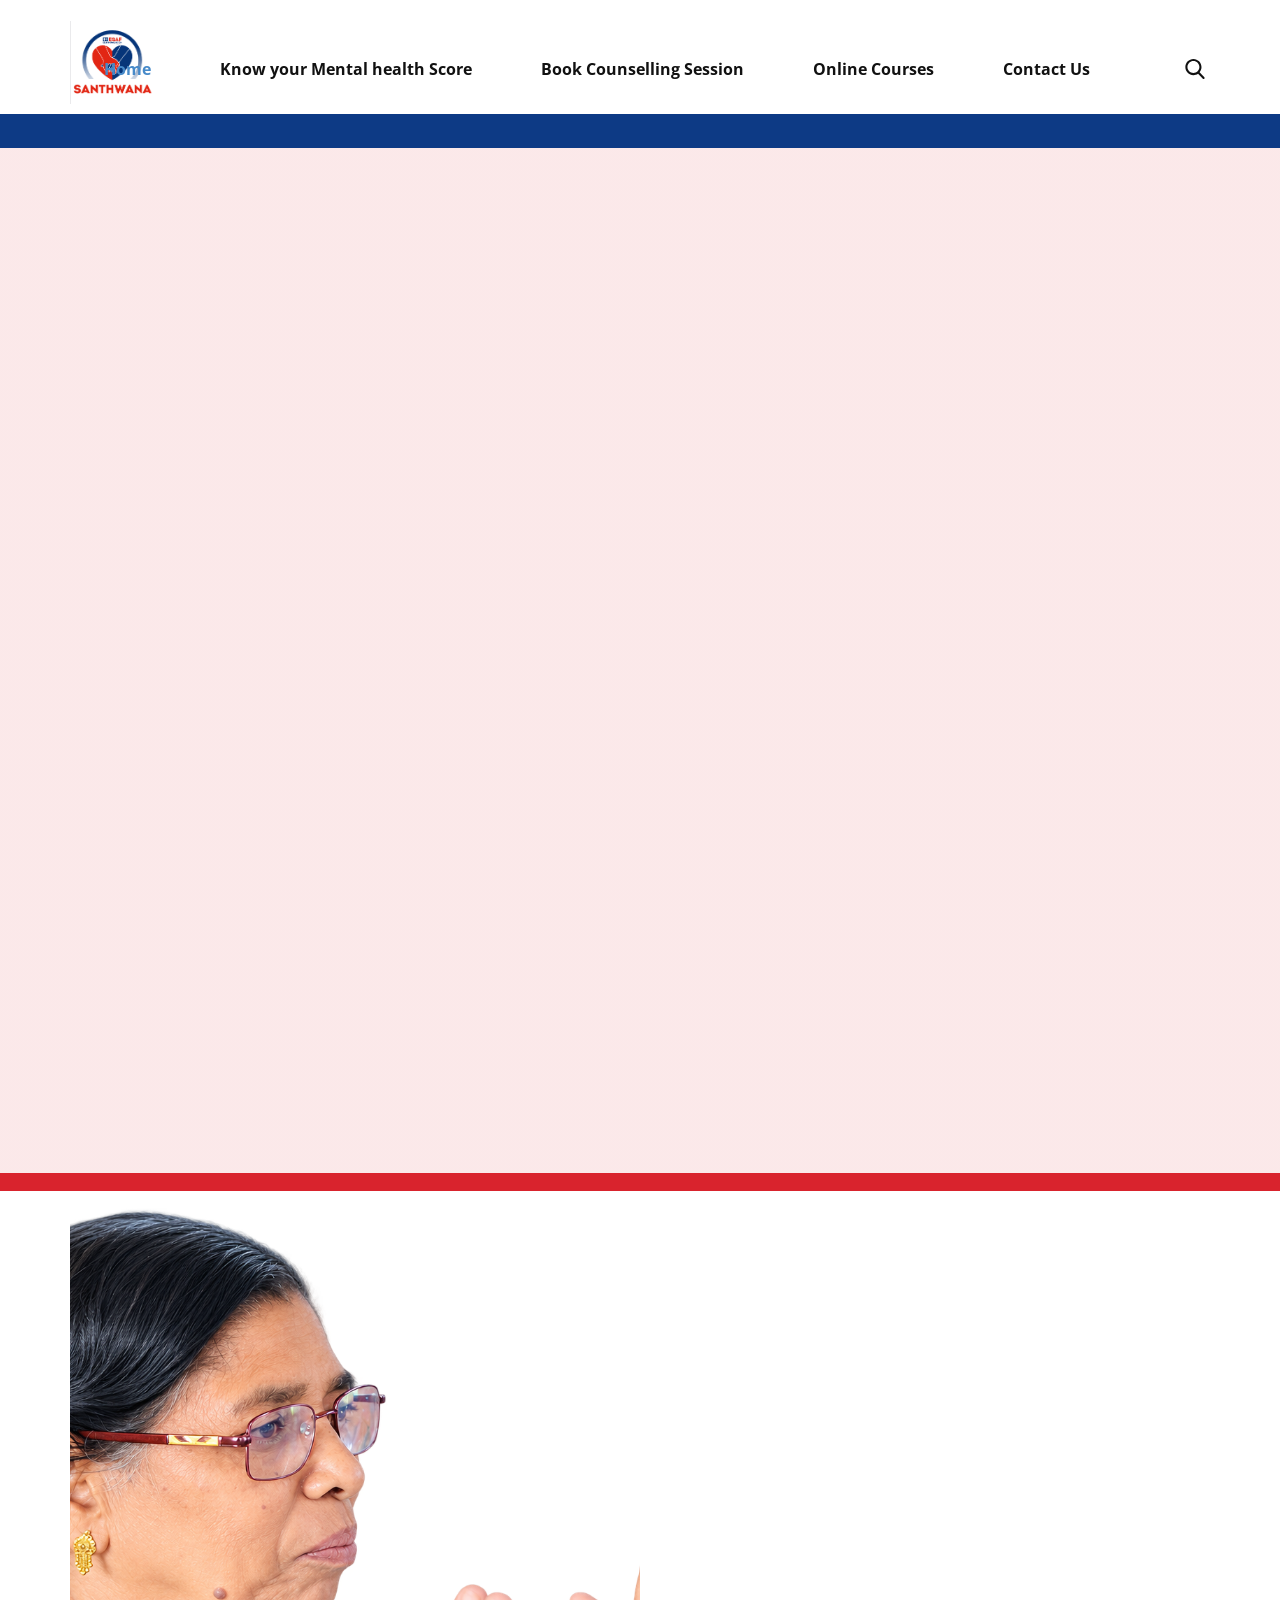
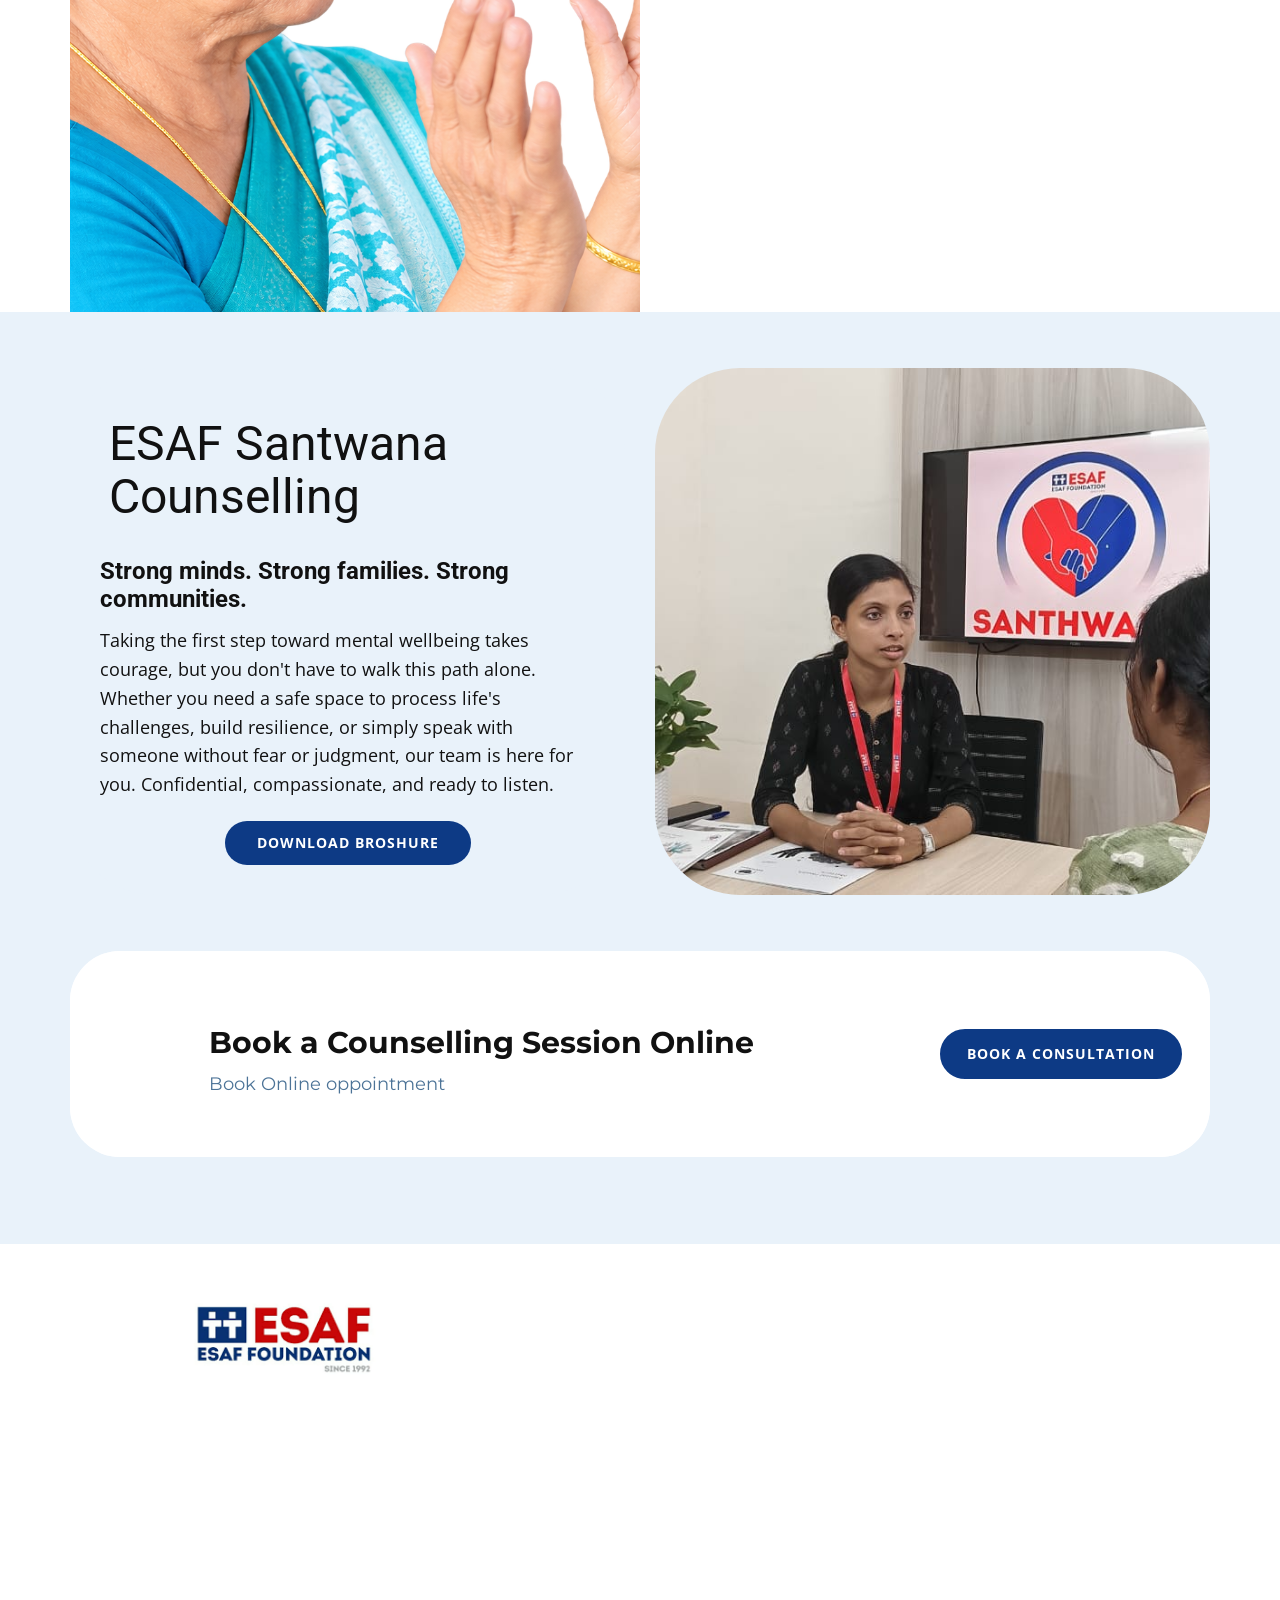
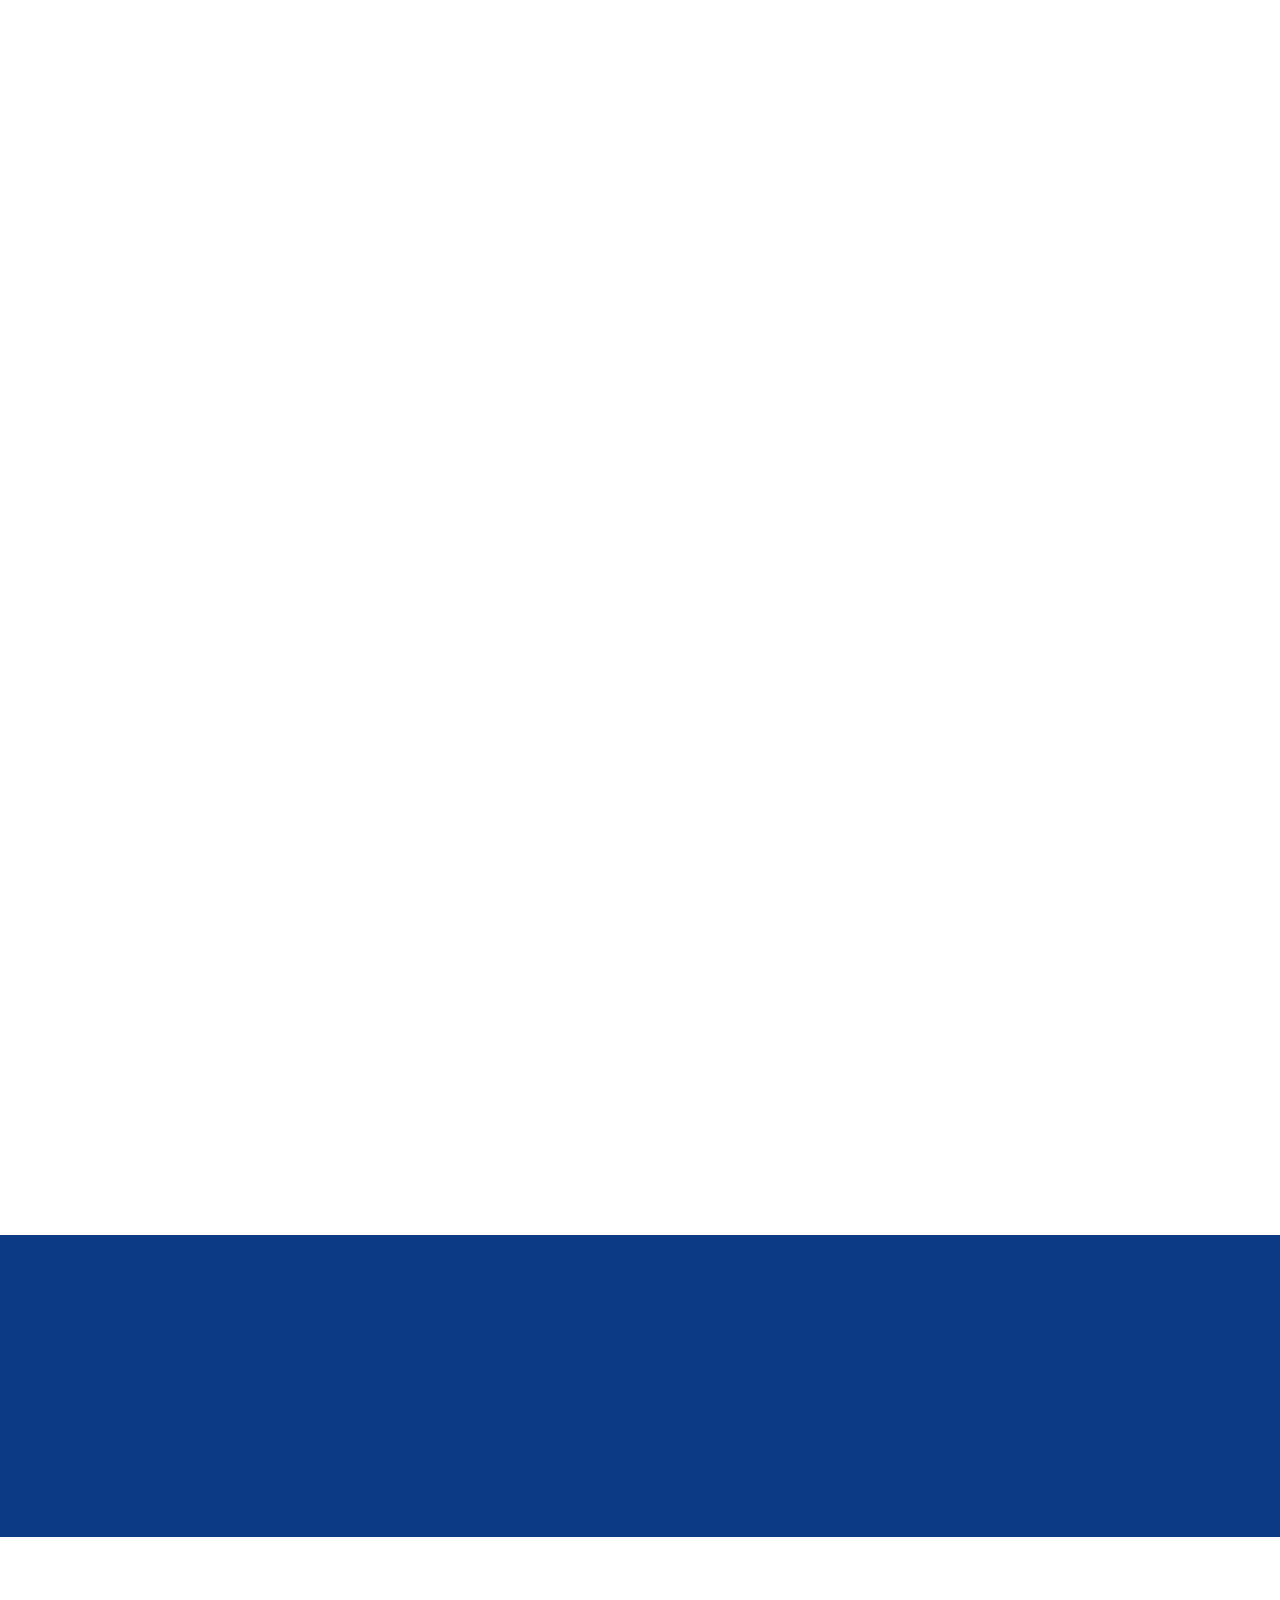
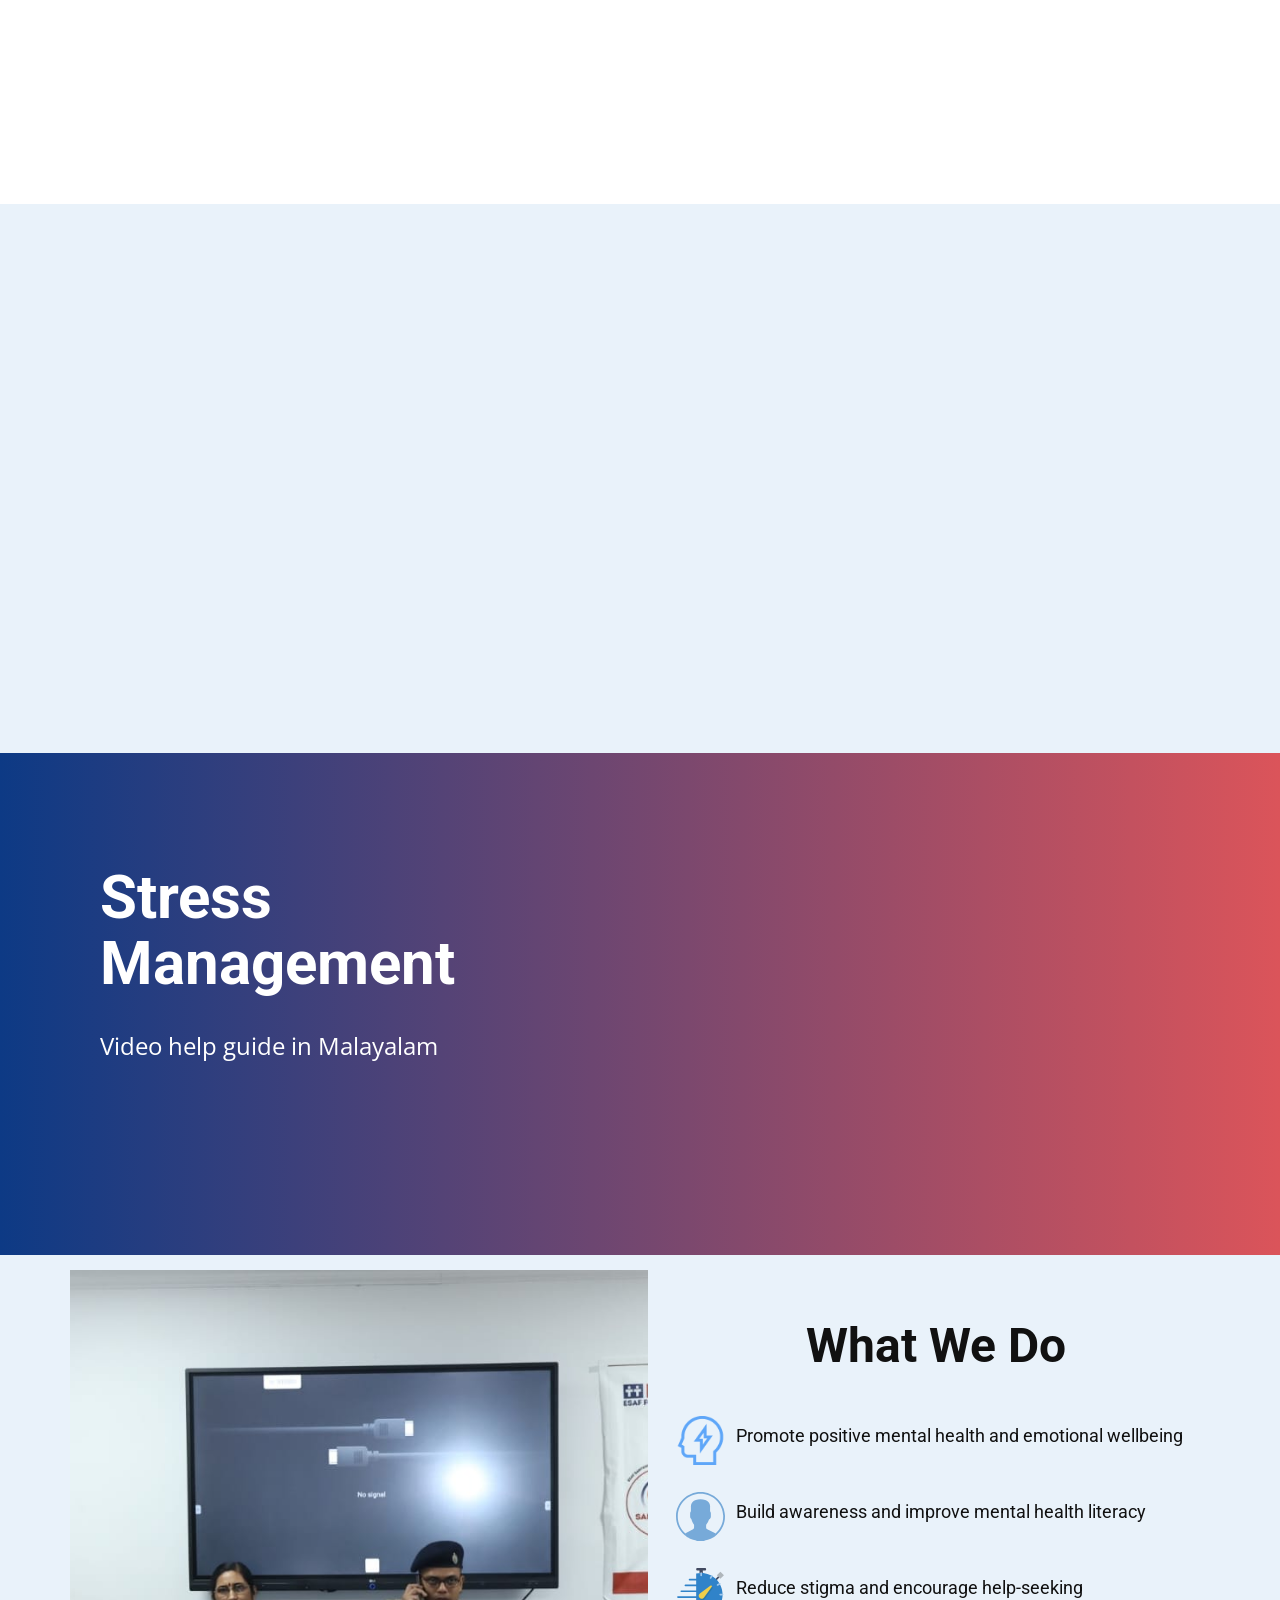
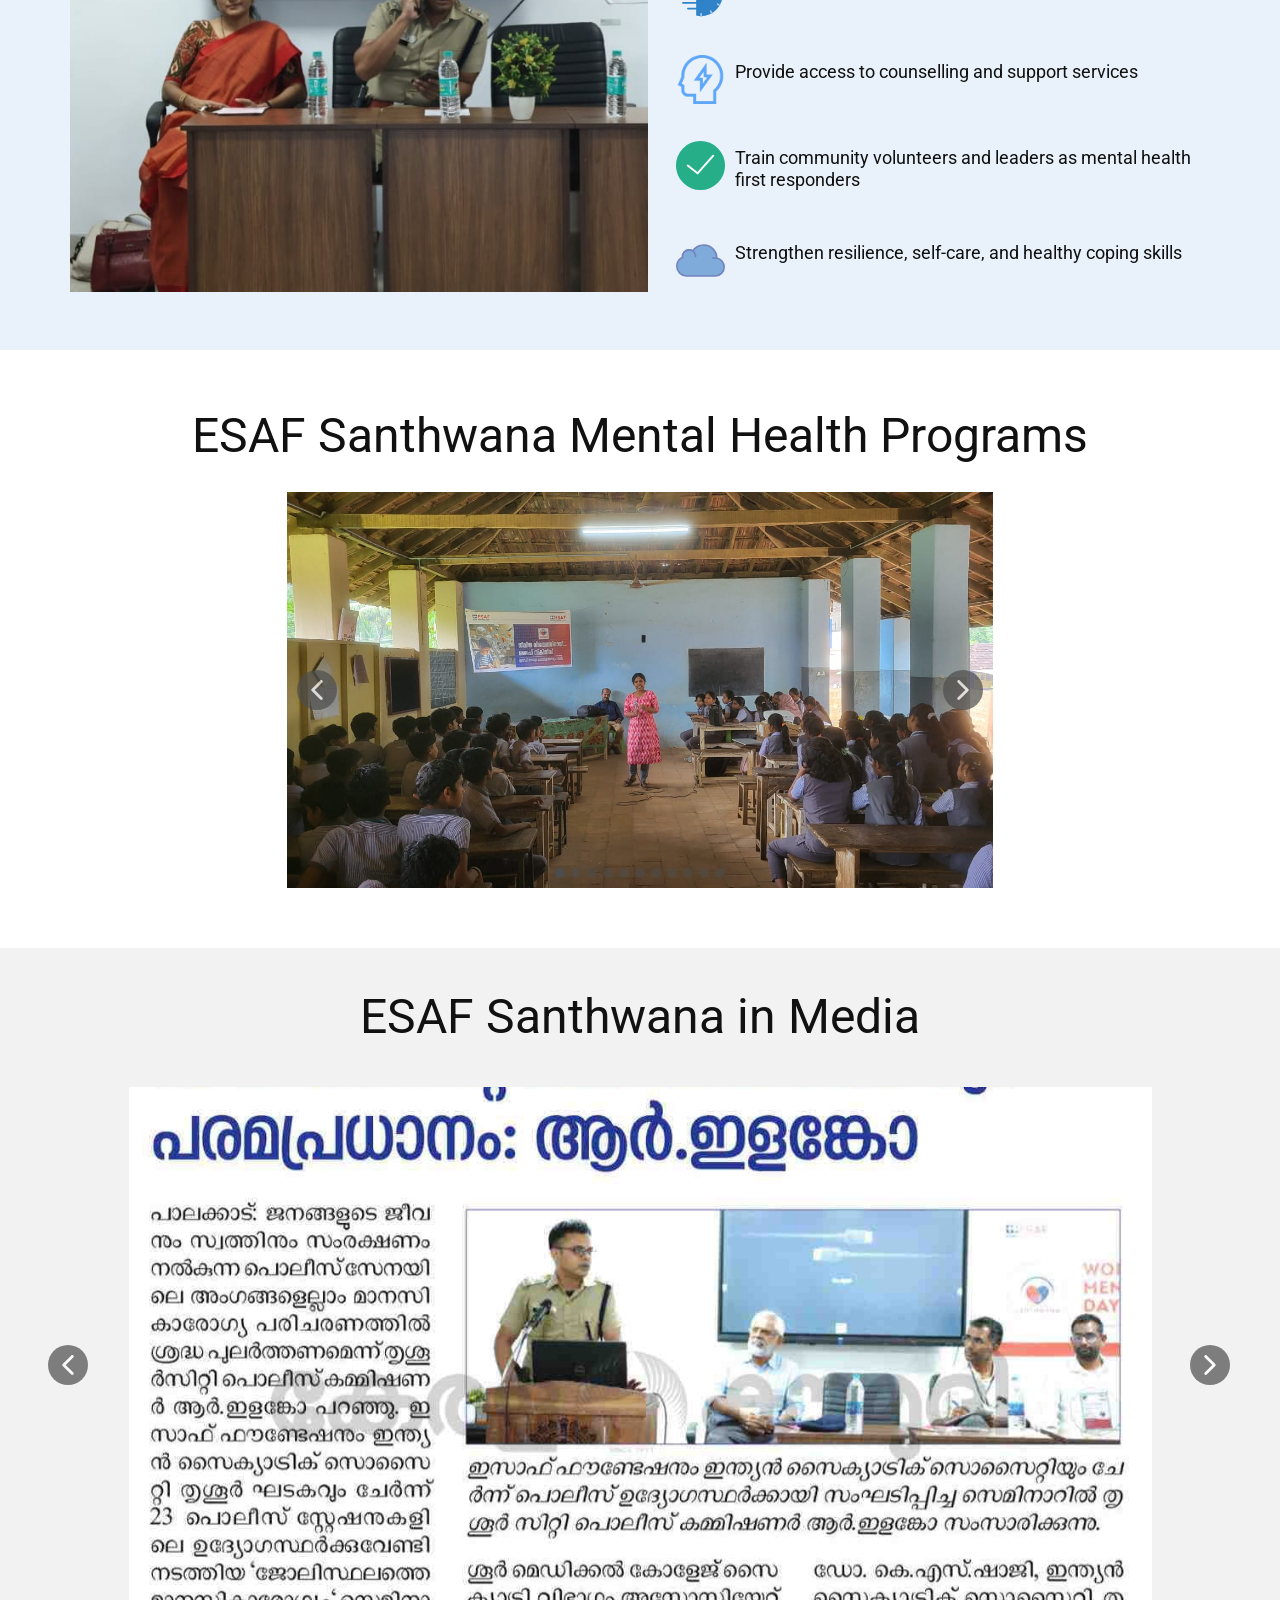
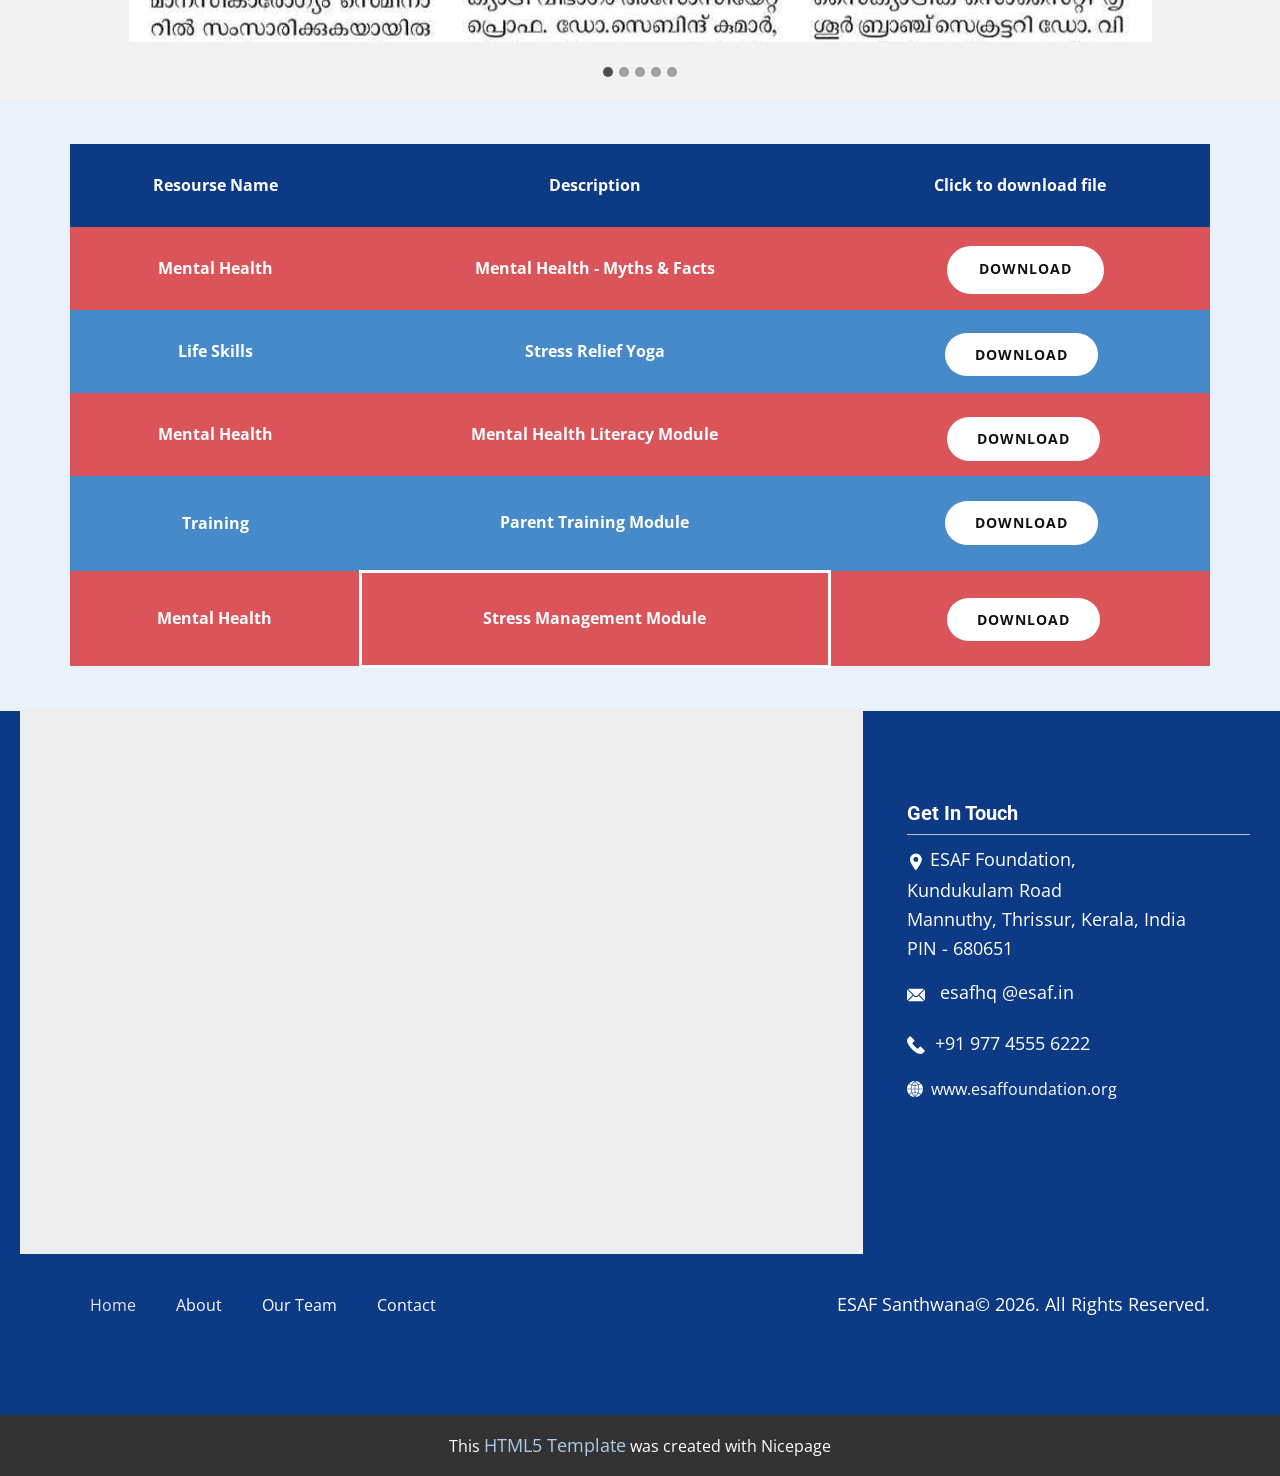
<file: index.html>
<!DOCTYPE html>
<html style="font-size: 16px;" lang="en"><head>
    <meta name="viewport" content="width=device-width, initial-scale=1.0">
    <meta charset="utf-8">
    <meta name="keywords" content="​Transform your&nbsp;health embrace life today!, ​Find Your Harmony and Health, Wellness Center, ​We provide&nbsp;services for you, ​Start Your Wellness Journey Today, ​Our Integrative Approach, ​Wellbeing workshops">
    <meta name="description" content="">
    <title>Home</title>
    <link rel="stylesheet" href="nicepage.css" media="screen">
<link rel="stylesheet" href="index.css" media="screen">
    <script class="u-script" type="text/javascript" src="jquery.js" defer=""></script>
    <script class="u-script" type="text/javascript" src="nicepage.js" defer=""></script>
    <meta name="generator" content="Nicepage 8.6.2, nicepage.com">
    
    
    
    
    
    
    
    
    
    
    
    
    
    
    
    
    
    <link id="u-page-google-font" rel="stylesheet" href="https://fonts.googleapis.com/css2?display=swap&amp;family=Roboto:ital,wght@0,100;0,200;0,300;0,400;0,500;0,600;0,700;0,800;0,900;1,100;1,200;1,300;1,400;1,500;1,600;1,700;1,800;1,900&amp;family=Open+Sans:ital,wght@0,300;0,400;0,500;0,600;0,700;0,800;1,300;1,400;1,500;1,600;1,700;1,800&amp;family=Montserrat:ital,wght@0,100;0,200;0,300;0,400;0,500;0,600;0,700;0,800;0,900;1,100;1,200;1,300;1,400;1,500;1,600;1,700;1,800;1,900">
    <script type="application/ld+json">{
		"@context": "http://schema.org",
		"@type": "Organization",
		"name": "",
		"logo": "images/Logosanthwana.png"
}</script>
    <meta name="theme-color" content="#478ac9">
    <meta property="og:title" content="Home">
    <meta property="og:type" content="website">
  <meta data-intl-tel-input-cdn-path="intlTelInput/"></head>
  <body data-home-page="Home.html" data-home-page-title="Home" data-path-to-root="./" data-include-products="false" class="u-body u-clearfix u-xl-mode" data-lang="en"><header class="u-clearfix u-header u-header" id="header"><div class="u-clearfix u-sheet u-sheet-1">
        <a href="#" class="u-image u-logo u-image-1" data-image-width="199" data-image-height="198">
          <img src="images/Logosanthwana.png" class="u-logo-image u-logo-image-1">
        </a>
        <nav class="u-menu u-menu-one-level u-offcanvas u-menu-1" role="navigation" aria-label="Menu navigation">
          <div class="menu-collapse" style="font-size: 1rem; letter-spacing: 0px; font-weight: 700;">
            <a class="u-button-style u-custom-left-right-menu-spacing u-custom-padding-bottom u-custom-text-hover-color u-custom-top-bottom-menu-spacing u-hamburger-link u-nav-link u-text-active-palette-1-base u-text-hover-palette-2-base" href="#" tabindex="-1" aria-label="Open menu" aria-controls="261f">
              <svg class="u-svg-link" viewBox="0 0 24 24"><use xlink:href="#menu-hamburger"></use></svg>
              <svg class="u-svg-content" version="1.1" id="menu-hamburger" viewBox="0 0 16 16" x="0px" y="0px" xmlns:xlink="http://www.w3.org/1999/xlink" xmlns="http://www.w3.org/2000/svg"><g><rect y="1" width="16" height="2"></rect><rect y="7" width="16" height="2"></rect><rect y="13" width="16" height="2"></rect>
</g></svg>
            </a>
          </div>
          <div class="u-custom-menu u-nav-container">
            <ul class="u-nav u-unstyled u-nav-1" role="menubar"><li role="none" class="u-nav-item"><a role="menuitem" class="u-button-style u-nav-link u-text-active-palette-1-base u-text-hover-palette-1-base u-nav-link-2" href="./">Home</a>
</li><li role="none" class="u-nav-item"><a tabindex="-1" role="menuitem" class="u-button-style u-nav-link u-text-active-palette-1-base u-text-hover-palette-1-base u-nav-link-2" href="https://bewinwilsonmathews.github.io/Santhwana/Santhwana.html" target="_blank">Know your Mental health Score</a>
</li><li role="none" class="u-nav-item"><a tabindex="-1" role="menuitem" class="u-button-style u-nav-link u-text-active-palette-1-base u-text-hover-palette-1-base u-nav-link-2" href="https://meetpro.club/studentmentor" target="_blank">Book Counselling Session</a>
</li><li role="none" class="u-nav-item"><a tabindex="-1" role="menuitem" class="u-button-style u-nav-link u-text-active-palette-1-base u-text-hover-palette-1-base u-nav-link-2" href="https://script.google.com/macros/s/AKfycbzLUiHWCuA23xT3r5N1A-uJz3avY5cB6EeaaajBGBmp5HIz8C4YGnMHK1bf3oDaUm6wXw/exec" target="_blank">Online Courses</a>
</li><li role="none" class="u-nav-item"><a tabindex="-1" role="menuitem" class="u-button-style u-nav-link u-text-active-palette-1-base u-text-hover-palette-1-base u-nav-link-2" href="./#block-17" data-page-id="1332116969" target="_blank">Contact Us</a>
</li></ul>
          </div>
          <div class="u-custom-menu u-nav-container-collapse" id="261f" role="region" aria-label="Menu panel">
            <div class="u-black u-container-style u-inner-container-layout u-opacity u-opacity-95 u-sidenav">
              <div class="u-inner-container-layout u-sidenav-overflow">
                <div class="u-menu-close" tabindex="-1" aria-label="Close menu"></div>
                <ul class="u-align-center u-nav u-popupmenu-items u-unstyled u-nav-2" role="menubar"><li role="none" class="u-nav-item"><a role="menuitem" class="u-button-style u-nav-link" href="./">Home</a>
</li><li role="none" class="u-nav-item"><a tabindex="-1" role="menuitem" class="u-button-style u-nav-link" href="https://bewinwilsonmathews.github.io/Santhwana/Santhwana.html" target="_blank">Know your Mental health Score</a>
</li><li role="none" class="u-nav-item"><a tabindex="-1" role="menuitem" class="u-button-style u-nav-link" href="https://meetpro.club/studentmentor" target="_blank">Book Counselling Session</a>
</li><li role="none" class="u-nav-item"><a tabindex="-1" role="menuitem" class="u-button-style u-nav-link" href="https://script.google.com/macros/s/AKfycbzLUiHWCuA23xT3r5N1A-uJz3avY5cB6EeaaajBGBmp5HIz8C4YGnMHK1bf3oDaUm6wXw/exec" target="_blank">Online Courses</a>
</li><li role="none" class="u-nav-item"><a tabindex="-1" role="menuitem" class="u-button-style u-nav-link" href="./#block-17" data-page-id="1332116969" target="_blank">Contact Us</a>
</li></ul>
              </div>
            </div>
            <div class="u-black u-menu-overlay u-opacity u-opacity-70"></div>
          </div>
        </nav>
        <form action="#" class="u-search u-search-layout-icon u-search-left u-search-1" data-search-token="no-license" data-href="search/search.html" data-page-id="97988421">
          <div class="u-search-overlay"></div>
          <button class="u-search-button" type="submit"><span class="u-search-icon u-search-icon-1">
              <svg class="u-svg-link" preserveAspectRatio="xMidYMin slice" viewBox="0 0 56.966 56.966"><use xlink:href="#svg-8e85"></use></svg>
              <svg xmlns="http://www.w3.org/2000/svg" xmlns:xlink="http://www.w3.org/1999/xlink" version="1.1" id="svg-8e85" x="0px" y="0px" viewBox="0 0 56.966 56.966" style="enable-background:new 0 0 56.966 56.966;" xml:space="preserve" class="u-svg-content"><path d="M55.146,51.887L41.588,37.786c3.486-4.144,5.396-9.358,5.396-14.786c0-12.682-10.318-23-23-23s-23,10.318-23,23  s10.318,23,23,23c4.761,0,9.298-1.436,13.177-4.162l13.661,14.208c0.571,0.593,1.339,0.92,2.162,0.92  c0.779,0,1.518-0.297,2.079-0.837C56.255,54.982,56.293,53.08,55.146,51.887z M23.984,6c9.374,0,17,7.626,17,17s-7.626,17-17,17  s-17-7.626-17-17S14.61,6,23.984,6z"></path></svg></span>
          </button>
          <input class="u-search-input" type="search" name="search" value="" placeholder="Search">
        </form>
      </div></header>
    <section class="u-clearfix u-color-var u-section-1" id="block-9">
      <div class="u-clearfix u-sheet u-sheet-1"></div>
    </section>
    <section class="u-align-center u-clearfix u-shading u-valign-middle-xs u-valign-top-lg u-valign-top-xl u-section-2" src="" id="block-13">
      <div class="u-container-style u-expanded-width u-group u-image u-shading u-image-1" data-image-width="1600" data-image-height="928" data-animation-name="customAnimationIn" data-animation-duration="1500" data-animation-delay="0" data-animation-direction="">
        <div class="u-container-layout u-container-layout-1">
          <h2 class="u-align-center u-text u-text-1">ESAF Santhwana <br>A Project of ESAF Foundation
          </h2>
        </div>
      </div>
      <div class="data-layout-selected u-clearfix u-gutter-30 u-layout-wrap u-layout-wrap-1">
        <div class="u-layout">
          <div class="u-layout-row">
            <div class="u-size-15 u-size-30-md">
              <div class="u-layout-col">
                <div class="u-container-style u-layout-cell u-size-20 u-layout-cell-1">
                  <div class="u-container-layout u-container-layout-2"></div>
                </div>
                <div class="u-align-center u-container-align-center u-container-style u-layout-cell u-radius u-shape-round u-size-40 u-white u-layout-cell-2" data-animation-name="customAnimationIn" data-animation-duration="1500" data-animation-delay="250">
                  <div class="u-container-layout u-container-layout-3"><span class="u-align-center u-icon u-icon-circle u-palette-1-light-3 u-text-palette-1-base u-icon-1" data-animation-name="" data-animation-duration="0" data-animation-delay="0" data-animation-direction=""><svg class="u-svg-link" preserveAspectRatio="xMidYMin slice" viewBox="0 0 60 60" style=""><use xlink:href="#svg-7fd7"></use></svg><svg class="u-svg-content" viewBox="0 0 60 60" x="0px" y="0px" id="svg-7fd7" style="enable-background:new 0 0 60 60;"><g><path d="M55.014,45.389l-9.553-4.776C44.56,40.162,44,39.256,44,38.248v-3.381c0.229-0.28,0.47-0.599,0.719-0.951
		c1.239-1.75,2.232-3.698,2.954-5.799C49.084,27.47,50,26.075,50,24.5v-4c0-0.963-0.36-1.896-1-2.625v-5.319
		c0.056-0.55,0.276-3.824-2.092-6.525C44.854,3.688,41.521,2.5,37,2.5s-7.854,1.188-9.908,3.53
		c-2.368,2.701-2.148,5.976-2.092,6.525v5.319c-0.64,0.729-1,1.662-1,2.625v4c0,1.217,0.553,2.352,1.497,3.109
		c0.916,3.627,2.833,6.36,3.503,7.237v3.309c0,0.968-0.528,1.856-1.377,2.32l-8.921,4.866c-2.9,1.582-4.701,4.616-4.701,7.92V57.5
		h46v-4.043C60,50.019,58.089,46.927,55.014,45.389z"></path><path d="M17.983,44.025l8.921-4.866c0.367-0.201,0.596-0.586,0.596-1.004v-2.814c-0.885-1.232-2.446-3.712-3.337-6.91
		C23.1,27.399,22.5,25.994,22.5,24.5v-4c0-1.124,0.352-2.219,1-3.141v-4.733c-0.034-0.383-0.074-1.269,0.096-2.395
		C22.219,9.751,20.687,9.5,19,9.5c-10.389,0-10.994,8.855-11,9v4.579c-0.648,0.706-1,1.521-1,2.33v3.454
		c0,1.079,0.483,2.085,1.311,2.765c0.825,3.11,2.854,5.46,3.644,6.285v2.743c0,0.787-0.428,1.509-1.171,1.915l-6.653,4.173
		C1.583,48.134,0,50.801,0,53.703V57.5h12.5v-4.238C12.5,49.409,14.601,45.87,17.983,44.025z"></path>
</g></svg></span>
                    <h4 class="u-align-center u-text u-text-2">Manomithra</h4>
                    <p class="u-align-center u-text u-text-3" data-animation-out="0">Manomithra Training is a two day curriculam based training</p>
                  </div>
                </div>
              </div>
            </div>
            <div class="u-size-15 u-size-30-md">
              <div class="u-layout-col">
                <div class="u-align-center u-container-align-center u-container-style u-layout-cell u-radius u-shape-round u-size-40 u-white u-layout-cell-3" data-animation-name="customAnimationIn" data-animation-duration="1500" data-animation-delay="250">
                  <div class="u-container-layout u-container-layout-4"><span class="u-align-center u-icon u-icon-circle u-palette-1-light-3 u-text-palette-1-base u-icon-2" data-animation-name="" data-animation-duration="0" data-animation-delay="0" data-animation-direction=""><svg class="u-svg-link" preserveAspectRatio="xMidYMin slice" viewBox="0 0 55 55" style=""><use xlink:href="#svg-4759"></use></svg><svg class="u-svg-content" viewBox="0 0 55 55" x="0px" y="0px" id="svg-4759" style="enable-background:new 0 0 55 55;"><path d="M55,27.5C55,12.337,42.663,0,27.5,0S0,12.337,0,27.5c0,8.009,3.444,15.228,8.926,20.258l-0.026,0.023l0.892,0.752
	c0.058,0.049,0.121,0.089,0.179,0.137c0.474,0.393,0.965,0.766,1.465,1.127c0.162,0.117,0.324,0.234,0.489,0.348
	c0.534,0.368,1.082,0.717,1.642,1.048c0.122,0.072,0.245,0.142,0.368,0.212c0.613,0.349,1.239,0.678,1.88,0.98
	c0.047,0.022,0.095,0.042,0.142,0.064c2.089,0.971,4.319,1.684,6.651,2.105c0.061,0.011,0.122,0.022,0.184,0.033
	c0.724,0.125,1.456,0.225,2.197,0.292c0.09,0.008,0.18,0.013,0.271,0.021C25.998,54.961,26.744,55,27.5,55
	c0.749,0,1.488-0.039,2.222-0.098c0.093-0.008,0.186-0.013,0.279-0.021c0.735-0.067,1.461-0.164,2.178-0.287
	c0.062-0.011,0.125-0.022,0.187-0.034c2.297-0.412,4.495-1.109,6.557-2.055c0.076-0.035,0.153-0.068,0.229-0.104
	c0.617-0.29,1.22-0.603,1.811-0.936c0.147-0.083,0.293-0.167,0.439-0.253c0.538-0.317,1.067-0.648,1.581-1
	c0.185-0.126,0.366-0.259,0.549-0.391c0.439-0.316,0.87-0.642,1.289-0.983c0.093-0.075,0.193-0.14,0.284-0.217l0.915-0.764
	l-0.027-0.023C51.523,42.802,55,35.55,55,27.5z M2,27.5C2,13.439,13.439,2,27.5,2S53,13.439,53,27.5
	c0,7.577-3.325,14.389-8.589,19.063c-0.294-0.203-0.59-0.385-0.893-0.537l-8.467-4.233c-0.76-0.38-1.232-1.144-1.232-1.993v-2.957
	c0.196-0.242,0.403-0.516,0.617-0.817c1.096-1.548,1.975-3.27,2.616-5.123c1.267-0.602,2.085-1.864,2.085-3.289v-3.545
	c0-0.867-0.318-1.708-0.887-2.369v-4.667c0.052-0.52,0.236-3.448-1.883-5.864C34.524,9.065,31.541,8,27.5,8
	s-7.024,1.065-8.867,3.168c-2.119,2.416-1.935,5.346-1.883,5.864v4.667c-0.568,0.661-0.887,1.502-0.887,2.369v3.545
	c0,1.101,0.494,2.128,1.34,2.821c0.81,3.173,2.477,5.575,3.093,6.389v2.894c0,0.816-0.445,1.566-1.162,1.958l-7.907,4.313
	c-0.252,0.137-0.502,0.297-0.752,0.476C5.276,41.792,2,35.022,2,27.5z"></path></svg></span>
                    <h4 class="u-align-center u-text u-text-4">Arogyasakhi</h4>
                    <p class="u-align-center u-text u-text-5">Train
     community volunteers and leaders as mental health first responders</p>
                  </div>
                </div>
                <div class="u-container-style u-layout-cell u-size-20 u-layout-cell-4">
                  <div class="u-container-layout u-container-layout-5"></div>
                </div>
              </div>
            </div>
            <div class="u-size-15 u-size-30-md">
              <div class="u-layout-col">
                <div class="u-container-style u-layout-cell u-size-20 u-layout-cell-5">
                  <div class="u-container-layout u-container-layout-6"></div>
                </div>
                <div class="u-align-center u-container-align-center u-container-style u-layout-cell u-radius u-shape-round u-size-40 u-white u-layout-cell-6" data-animation-name="customAnimationIn" data-animation-duration="1500" data-animation-delay="250">
                  <div class="u-container-layout u-container-layout-7"><span class="u-align-center u-icon u-icon-circle u-palette-1-light-3 u-text-palette-1-base u-icon-3" data-animation-name="" data-animation-duration="0" data-animation-delay="0" data-animation-direction=""><svg class="u-svg-link" preserveAspectRatio="xMidYMin slice" viewBox="0 0 60 60" style=""><use xlink:href="#svg-1183"></use></svg><svg class="u-svg-content" viewBox="0 0 60 60" x="0px" y="0px" id="svg-1183" style="enable-background:new 0 0 60 60;"><path d="M48.014,42.889l-9.553-4.776C37.56,37.662,37,36.756,37,35.748v-3.381c0.229-0.28,0.47-0.599,0.719-0.951
	c1.239-1.75,2.232-3.698,2.954-5.799C42.084,24.97,43,23.575,43,22v-4c0-0.963-0.36-1.896-1-2.625v-5.319
	c0.056-0.55,0.276-3.824-2.092-6.525C37.854,1.188,34.521,0,30,0s-7.854,1.188-9.908,3.53C17.724,6.231,17.944,9.506,18,10.056
	v5.319c-0.64,0.729-1,1.662-1,2.625v4c0,1.217,0.553,2.352,1.497,3.109c0.916,3.627,2.833,6.36,3.503,7.237v3.309
	c0,0.968-0.528,1.856-1.377,2.32l-8.921,4.866C8.801,44.424,7,47.458,7,50.762V54c0,4.746,15.045,6,23,6s23-1.254,23-6v-3.043
	C53,47.519,51.089,44.427,48.014,42.889z M51,54c0,1.357-7.412,4-21,4S9,55.357,9,54v-3.238c0-2.571,1.402-4.934,3.659-6.164
	l8.921-4.866C23.073,38.917,24,37.354,24,35.655v-4.019l-0.233-0.278c-0.024-0.029-2.475-2.994-3.41-7.065l-0.091-0.396l-0.341-0.22
	C19.346,23.303,19,22.676,19,22v-4c0-0.561,0.238-1.084,0.67-1.475L20,16.228V10l-0.009-0.131c-0.003-0.027-0.343-2.799,1.605-5.021
	C23.253,2.958,26.081,2,30,2c3.905,0,6.727,0.951,8.386,2.828c1.947,2.201,1.625,5.017,1.623,5.041L40,16.228l0.33,0.298
	C40.762,16.916,41,17.439,41,18v4c0,0.873-0.572,1.637-1.422,1.899l-0.498,0.153l-0.16,0.495c-0.669,2.081-1.622,4.003-2.834,5.713
	c-0.297,0.421-0.586,0.794-0.837,1.079L35,31.623v4.125c0,1.77,0.983,3.361,2.566,4.153l9.553,4.776
	C49.513,45.874,51,48.28,51,50.957V54z"></path></svg></span>
                    <h4 class="u-align-center u-text u-text-6">Counseling</h4>
                    <p class="u-align-center u-text u-text-palette-5-dark-2 u-text-7"> Provide
     access to counselling and support services</p>
                  </div>
                </div>
              </div>
            </div>
            <div class="u-size-15 u-size-30-md">
              <div class="u-layout-col">
                <div class="u-align-center u-container-align-center u-container-style u-layout-cell u-radius u-shape-round u-size-40 u-white u-layout-cell-7" data-animation-name="customAnimationIn" data-animation-duration="1500" data-animation-delay="250">
                  <div class="u-container-layout u-container-layout-8"><span class="u-align-center u-icon u-icon-circle u-palette-1-light-3 u-text-palette-1-base u-icon-4" data-animation-name="" data-animation-duration="0" data-animation-delay="0" data-animation-direction=""><svg class="u-svg-link" preserveAspectRatio="xMidYMin slice" viewBox="0 0 58 58" style=""><use xlink:href="#svg-eb29"></use></svg><svg class="u-svg-content" viewBox="0 0 58 58" x="0px" y="0px" id="svg-eb29" style="enable-background:new 0 0 58 58;"><path d="M50.688,48.222C55.232,43.101,58,36.369,58,29c0-7.667-2.996-14.643-7.872-19.834c0,0,0-0.001,0-0.001
	c-0.004-0.006-0.01-0.008-0.013-0.013c-5.079-5.399-12.195-8.855-20.11-9.126l-0.001-0.001L29.439,0.01C29.293,0.005,29.147,0,29,0
	s-0.293,0.005-0.439,0.01l-0.563,0.015l-0.001,0.001c-7.915,0.271-15.031,3.727-20.11,9.126c-0.004,0.005-0.01,0.007-0.013,0.013
	c0,0,0,0.001-0.001,0.002C2.996,14.357,0,21.333,0,29c0,7.369,2.768,14.101,7.312,19.222c0.006,0.009,0.006,0.019,0.013,0.028
	c0.018,0.025,0.044,0.037,0.063,0.06c5.106,5.708,12.432,9.385,20.608,9.665l0.001,0.001l0.563,0.015C28.707,57.995,28.853,58,29,58
	s0.293-0.005,0.439-0.01l0.563-0.015l0.001-0.001c8.185-0.281,15.519-3.965,20.625-9.685c0.013-0.017,0.034-0.022,0.046-0.04
	C50.682,48.241,50.682,48.231,50.688,48.222z M2.025,30h12.003c0.113,4.239,0.941,8.358,2.415,12.217
	c-2.844,1.029-5.563,2.409-8.111,4.131C4.585,41.891,2.253,36.21,2.025,30z M8.878,11.023c2.488,1.618,5.137,2.914,7.9,3.882
	C15.086,19.012,14.15,23.44,14.028,28H2.025C2.264,21.493,4.812,15.568,8.878,11.023z M55.975,28H43.972
	c-0.122-4.56-1.058-8.988-2.75-13.095c2.763-0.968,5.412-2.264,7.9-3.882C53.188,15.568,55.736,21.493,55.975,28z M28,14.963
	c-2.891-0.082-5.729-0.513-8.471-1.283C21.556,9.522,24.418,5.769,28,2.644V14.963z M28,16.963V28H16.028
	c0.123-4.348,1.035-8.565,2.666-12.475C21.7,16.396,24.821,16.878,28,16.963z M30,16.963c3.179-0.085,6.3-0.566,9.307-1.438
	c1.631,3.91,2.543,8.127,2.666,12.475H30V16.963z M30,14.963V2.644c3.582,3.125,6.444,6.878,8.471,11.036
	C35.729,14.45,32.891,14.881,30,14.963z M40.409,13.072c-1.921-4.025-4.587-7.692-7.888-10.835
	c5.856,0.766,11.125,3.414,15.183,7.318C45.4,11.017,42.956,12.193,40.409,13.072z M17.591,13.072
	c-2.547-0.879-4.991-2.055-7.294-3.517c4.057-3.904,9.327-6.552,15.183-7.318C22.178,5.38,19.512,9.047,17.591,13.072z M16.028,30
	H28v10.038c-3.307,0.088-6.547,0.604-9.661,1.541C16.932,37.924,16.141,34.019,16.028,30z M28,42.038v13.318
	c-3.834-3.345-6.84-7.409-8.884-11.917C21.983,42.594,24.961,42.124,28,42.038z M30,55.356V42.038
	c3.039,0.085,6.017,0.556,8.884,1.4C36.84,47.947,33.834,52.011,30,55.356z M30,40.038V30h11.972
	c-0.113,4.019-0.904,7.924-2.312,11.58C36.547,40.642,33.307,40.126,30,40.038z M43.972,30h12.003
	c-0.228,6.21-2.559,11.891-6.307,16.348c-2.548-1.722-5.267-3.102-8.111-4.131C43.032,38.358,43.859,34.239,43.972,30z
	 M9.691,47.846c2.366-1.572,4.885-2.836,7.517-3.781c1.945,4.36,4.737,8.333,8.271,11.698C19.328,54.958,13.823,52.078,9.691,47.846
	z M32.521,55.763c3.534-3.364,6.326-7.337,8.271-11.698c2.632,0.945,5.15,2.209,7.517,3.781
	C44.177,52.078,38.672,54.958,32.521,55.763z"></path></svg></span>
                    <h4 class="u-align-center u-text u-text-8">Online Courses</h4>
                    <p class="u-align-center u-text u-text-9">Online certification courses for individuals &amp; corporates carefully tailored to your unique need​s.</p>
                  </div>
                </div>
                <div class="u-container-style u-layout-cell u-size-20 u-layout-cell-8">
                  <div class="u-container-layout u-container-layout-9"></div>
                </div>
              </div>
            </div>
          </div>
        </div>
      </div>
    </section>
    <section class="u-clearfix u-color-var u-section-3" id="block-10">
      <div class="u-clearfix u-sheet u-sheet-1"></div>
    </section>
    <section class="u-clearfix u-valign-bottom-lg u-valign-bottom-md u-valign-bottom-sm u-valign-bottom-xs u-white u-section-4" id="block-1">
      <div class="u-clearfix u-sheet u-valign-bottom-md u-valign-bottom-xl u-valign-middle-lg u-valign-middle-sm u-sheet-1">
        <div class="data-layout-selected u-clearfix u-expanded-width u-layout-wrap u-layout-wrap-1">
          <div class="u-layout">
            <div class="u-layout-row">
              <div class="u-container-style u-image u-layout-cell u-size-30 u-image-1" data-image-width="1536" data-image-height="1024">
                <div class="u-container-layout u-container-layout-1">
                  <div class="u-color-var u-container-style u-expanded-width-xs u-group u-radius u-shape-round u-group-1" data-animation-name="customAnimationIn" data-animation-duration="1000" data-animation-delay="500">
                    <div class="u-container-layout u-valign-middle-lg u-valign-middle-md u-valign-middle-sm u-container-layout-2">
                      <h3 class="u-align-center u-text u-text-body-alt-color u-text-default u-text-1" data-animation-name="counter" data-animation-event="scroll" data-animation-duration="3000">34</h3>
                      <h5 class="u-align-left u-text u-text-body-alt-color u-text-2">Years of Experience empowering individuals</h5>
                    </div>
                  </div>
                </div>
              </div>
              <div class="u-container-style u-layout-cell u-size-30 u-layout-cell-2" data-animation-name="customAnimationIn" data-animation-duration="1000" data-animation-delay="500">
                <div class="u-container-layout u-valign-middle-lg u-valign-middle-sm u-container-layout-3">
                  <h2 class="u-align-left u-text u-text-3"> About ESAF Santhwana</h2>
                  <p class="u-align-left u-large-text u-text u-text-variant u-text-4"> ESAF Santhwana is a CSR project of ESAF Small Finance bank under ESAF Foundation that focuses on mental healthcare services.<br>
                    <br>At Santhwana, we empower individuals and communities with the
knowledge, skills, and support needed to build mental wellbeing, prevent mental
health challenges, and seek help without fear or stigma.
                  </p>
                  <div class="custom-expanded u-container-style u-group u-shape-rectangle u-group-2">
                    <div class="u-container-layout u-valign-top-lg u-valign-top-md u-valign-top-sm u-container-layout-4">
                      <p class="u-align-left u-text u-text-5">Call for Counselling<br>
                        <a href="tel:+12345678910" class="u-active-none u-border-none u-btn u-button-link u-button-style u-hover-none u-none u-text-palette-1-base u-btn-1"></a>+91&nbsp;977 4555 6222
                      </p><span class="u-align-left u-file-icon u-icon u-icon-circle u-palette-2-base u-text-white u-icon-1"><img src="images/327589-e2ced6db.png" alt=""></span>
                    </div>
                  </div>
                </div>
              </div>
            </div>
          </div>
        </div>
      </div>
    </section>
    <section class="u-clearfix u-color-var u-section-5" id="block-16">
      <div class="u-clearfix u-sheet u-valign-middle u-sheet-1">
        <div class="data-layout-selected u-clearfix u-expanded-width u-gutter-30 u-layout-wrap u-layout-wrap-1">
          <div class="u-layout">
            <div class="u-layout-row">
              <div class="u-color-var u-container-style u-layout-cell u-radius u-shape-round u-size-30 u-layout-cell-1">
                <div class="u-container-layout u-valign-middle-lg u-valign-middle-md u-valign-middle-sm u-container-layout-1">
                  <h2 class="u-align-center-xs u-align-left-lg u-align-left-md u-align-left-sm u-align-left-xl u-text u-text-default-lg u-text-default-md u-text-default-sm u-text-default-xl u-text-1">ESAF Santwana Counselling</h2>
                  <h4 class="u-align-left u-text u-text-default u-text-2"><b>Strong minds. Strong families. Strong communities.</b>
                  </h4>
                  <p class="u-align-left u-text u-text-default u-text-3"> Taking the first step toward mental wellbeing takes courage, but you don't have to walk this path alone. Whether you need a safe space to process life's challenges, build resilience, or simply speak with someone without fear or judgment, our team is here for you. Confidential, compassionate, and ready to listen. </p>
                  <a href="https://drive.google.com/file/d/1r3z39Q6ENt0YcorIfug_J-S2DRoRFsUl/view?usp=drive_link" class="u-border-2 u-btn u-btn-round u-button-style u-color-var u-hover-palette-1-light-1 u-radius u-btn-1" target="_blank">Download Broshure </a>
                </div>
              </div>
              <div class="u-container-style u-image u-image-round u-layout-cell u-radius u-size-30 u-image-1" data-image-width="1280" data-image-height="582">
                <div class="u-container-layout u-valign-bottom-lg u-valign-bottom-md u-valign-bottom-sm u-valign-bottom-xs u-valign-top-xl u-container-layout-2"></div>
              </div>
            </div>
          </div>
        </div>
      </div>
    </section>
    <section class="u-clearfix u-container-align-center u-palette-1-light-3 u-section-6" id="block-5">
      <div class="u-clearfix u-sheet u-valign-middle-lg u-valign-middle-md u-valign-middle-sm u-valign-middle-xs u-sheet-1">
        <div class="data-layout-selected u-clearfix u-expanded-width u-layout-wrap u-radius u-white u-layout-wrap-1">
          <div class="u-layout">
            <div class="u-layout-row">
              <div class="u-align-left u-container-align-center-xs u-container-align-left u-container-style u-layout-cell u-radius u-shape-round u-size-39-lg u-size-43-xl u-size-60-md u-size-60-sm u-size-60-xs u-white u-layout-cell-1">
                <div class="u-container-layout u-valign-middle-lg u-valign-middle-md u-valign-middle-sm u-container-layout-1"><span class="u-align-center-xs u-color-var u-icon u-icon-circle u-text-white u-icon-1"><svg class="u-svg-link" preserveAspectRatio="xMidYMin slice" viewBox="0 0 60 60" style=""><use xlink:href="#svg-e7af"></use></svg><svg class="u-svg-content" viewBox="0 0 60 60" x="0px" y="0px" id="svg-e7af" style="enable-background:new 0 0 60 60;"><g><path d="M42.595,0H17.405C14.977,0,13,1.977,13,4.405v51.189C13,58.023,14.977,60,17.405,60h25.189C45.023,60,47,58.023,47,55.595
		V4.405C47,1.977,45.023,0,42.595,0z M15,8h30v38H15V8z M17.405,2h25.189C43.921,2,45,3.079,45,4.405V6H15V4.405
		C15,3.079,16.079,2,17.405,2z M42.595,58H17.405C16.079,58,15,56.921,15,55.595V48h30v7.595C45,56.921,43.921,58,42.595,58z"></path><path d="M30,49c-2.206,0-4,1.794-4,4s1.794,4,4,4s4-1.794,4-4S32.206,49,30,49z M30,55c-1.103,0-2-0.897-2-2s0.897-2,2-2
		s2,0.897,2,2S31.103,55,30,55z"></path><path d="M26,5h4c0.553,0,1-0.447,1-1s-0.447-1-1-1h-4c-0.553,0-1,0.447-1,1S25.447,5,26,5z"></path><path d="M33,5h1c0.553,0,1-0.447,1-1s-0.447-1-1-1h-1c-0.553,0-1,0.447-1,1S32.447,5,33,5z"></path><path d="M56.612,4.569c-0.391-0.391-1.023-0.391-1.414,0s-0.391,1.023,0,1.414c3.736,3.736,3.736,9.815,0,13.552
		c-0.391,0.391-0.391,1.023,0,1.414c0.195,0.195,0.451,0.293,0.707,0.293s0.512-0.098,0.707-0.293
		C61.128,16.434,61.128,9.085,56.612,4.569z"></path><path d="M52.401,6.845c-0.391-0.391-1.023-0.391-1.414,0s-0.391,1.023,0,1.414c1.237,1.237,1.918,2.885,1.918,4.639
		s-0.681,3.401-1.918,4.638c-0.391,0.391-0.391,1.023,0,1.414c0.195,0.195,0.451,0.293,0.707,0.293s0.512-0.098,0.707-0.293
		c1.615-1.614,2.504-3.764,2.504-6.052S54.017,8.459,52.401,6.845z"></path><path d="M4.802,5.983c0.391-0.391,0.391-1.023,0-1.414s-1.023-0.391-1.414,0c-4.516,4.516-4.516,11.864,0,16.38
		c0.195,0.195,0.451,0.293,0.707,0.293s0.512-0.098,0.707-0.293c0.391-0.391,0.391-1.023,0-1.414
		C1.065,15.799,1.065,9.72,4.802,5.983z"></path><path d="M9.013,6.569c-0.391-0.391-1.023-0.391-1.414,0c-1.615,1.614-2.504,3.764-2.504,6.052s0.889,4.438,2.504,6.053
		c0.195,0.195,0.451,0.293,0.707,0.293s0.512-0.098,0.707-0.293c0.391-0.391,0.391-1.023,0-1.414
		c-1.237-1.237-1.918-2.885-1.918-4.639S7.775,9.22,9.013,7.983C9.403,7.593,9.403,6.96,9.013,6.569z"></path>
</g></svg></span>
                  <h2 class="u-align-center-xs u-custom-font u-font-montserrat u-text u-text-1">Book a Counselling Session Online</h2>
                  <h6 class="u-align-center-xs u-custom-font u-font-montserrat u-text u-text-palette-1-dark-1 u-text-2">Book Online oppointment</h6>
                </div>
              </div>
              <div class="u-align-center u-container-align-center u-container-align-center-lg u-container-align-center-md u-container-align-center-sm u-container-align-center-xs u-container-style u-layout-cell u-radius u-shape-round u-size-17-xl u-size-21-lg u-size-60-md u-size-60-sm u-size-60-xs u-white u-layout-cell-2">
                <div class="u-container-layout u-valign-middle-lg u-container-layout-2">
                  <a href="https://meetpro.club/studentmentor" class="u-active-white u-align-center-lg u-align-center-md u-align-center-sm u-align-center-xs u-align-left-xl u-border-2 u-border-active-palette-2-base u-border-hover-palette-2-base u-border-white u-btn u-btn-round u-button-style u-color-var u-hover-white u-radius u-btn-1" data-animation-name="" data-animation-duration="0" data-animation-delay="0" data-animation-direction="">Book a consultation</a>
                </div>
              </div>
            </div>
          </div>
        </div>
      </div>
    </section>
    <section class="u-align-left u-clearfix u-container-align-left-lg u-container-align-left-md u-container-align-left-sm u-container-align-left-xl u-section-7" id="block-20">
      <div class="u-clearfix u-sheet u-valign-middle-lg u-valign-middle-md u-valign-middle-sm u-valign-middle-xs u-sheet-1">
        <img class="u-image u-image-contain u-image-default u-preserve-proportions u-image-1" src="images/download.png" alt="" data-image-width="206" data-image-height="101">
        <div class="u-align-left-lg u-align-left-md u-align-left-sm u-align-left-xl u-container-align-left-lg u-container-align-left-md u-container-align-left-sm u-container-align-left-xl u-container-style u-expanded-width-lg u-expanded-width-md u-expanded-width-sm u-expanded-width-xs u-group u-group-1" data-animation-name="customAnimationIn" data-animation-duration="1500" data-animation-delay="0">
          <div class="u-container-layout u-valign-middle-lg u-valign-middle-md u-valign-middle-sm u-container-layout-1">
            <h2 class="u-align-center-xs u-text u-text-1">About<br>ESAF Foundation
            </h2>
            <p class="u-align-left-xs u-text u-text-2"> ESAF Foundation began its journey in 1992 in a modest home named ‘Little’ in Mannuthy, Kerala’s Thrissur district, with a simple yet profound belief: every individual, regardless of circumstance, holds the potential to shape their own destiny. Rooted in faith and driven by a commitment to service and innovation, this vision has guided ESAF for over three decades.Throughout our history, ESAF Foundation has pioneered financial inclusion, empowered grassroots changemakers, and fostered enterprise driven solutions that create lasting opportunities for underserved communities.Today, ESAF Foundation stands as a far-reaching organisation, impacting over 5.5 million lives across 13 Indian states. </p>
            <a href="https://esaffoundation.org/" class="u-active-palette-1-dark-3 u-align-left u-btn u-button-style u-color-var u-hover-palette-1-dark-3 u-radius u-btn-1">Visit Website</a>
          </div>
        </div>
        <div class="data-layout-selected u-clearfix u-expanded-width-lg u-expanded-width-md u-expanded-width-sm u-expanded-width-xs u-gutter-30 u-layout-wrap u-layout-wrap-1">
          <div class="u-gutter-0 u-layout">
            <div class="u-layout-row">
              <div class="u-size-30">
                <div class="u-layout-col">
                  <div class="u-container-style u-hidden-sm u-hidden-xs u-layout-cell u-left-cell u-size-20 u-layout-cell-1">
                    <div class="u-container-layout u-container-layout-2"></div>
                  </div>
                  <div class="u-align-left u-container-align-left u-container-style u-image u-layout-cell u-left-cell u-size-20 u-image-2" data-animation-name="flipIn" data-animation-duration="1500" data-animation-delay="0" data-animation-direction="X" data-image-width="386" data-image-height="381">
                    <div class="u-container-layout u-valign-middle u-container-layout-3"></div>
                  </div>
                  <div class="u-align-left u-container-align-left u-container-style u-image u-layout-cell u-left-cell u-size-20 u-image-3" data-image-width="958" data-image-height="946" data-animation-name="customAnimationIn" data-animation-duration="1500" data-animation-delay="0">
                    <div class="u-container-layout u-valign-middle u-container-layout-4"></div>
                  </div>
                </div>
              </div>
              <div class="u-size-30">
                <div class="u-layout-col">
                  <div class="u-align-left u-container-align-left u-container-style u-image u-layout-cell u-right-cell u-size-20 u-image-4" data-image-width="986" data-image-height="948" data-animation-name="customAnimationIn" data-animation-duration="1500" data-animation-delay="0">
                    <div class="u-container-layout u-valign-middle u-container-layout-5"></div>
                  </div>
                  <div class="u-align-left u-container-align-left u-container-style u-image u-layout-cell u-right-cell u-shape-rectangle u-size-20 u-image-5" data-image-width="900" data-image-height="900" data-animation-delay="0" data-animation-name="flipIn" data-animation-duration="1500" data-animation-direction="X">
                    <div class="u-container-layout u-valign-middle u-container-layout-6"></div>
                  </div>
                  <div class="u-container-style u-hidden-sm u-hidden-xs u-layout-cell u-right-cell u-size-20 u-layout-cell-6">
                    <div class="u-container-layout u-container-layout-7"></div>
                  </div>
                </div>
              </div>
            </div>
          </div>
        </div>
      </div>
    </section>
    <section class="u-clearfix u-container-align-center u-section-8" id="block-6">
      <div class="u-clearfix u-sheet u-valign-middle-lg u-valign-middle-md u-valign-middle-sm u-valign-middle-xs u-sheet-1">
        <div class="data-layout-selected u-clearfix u-expanded-width u-layout-wrap u-layout-wrap-1">
          <div class="u-layout">
            <div class="u-layout-row">
              <div class="u-container-align-left-lg u-container-align-left-md u-container-align-left-sm u-container-align-left-xl u-container-style u-layout-cell u-shape-rectangle u-size-25-lg u-size-25-xl u-size-60-md u-size-60-sm u-size-60-xs u-layout-cell-1" data-animation-name="customAnimationIn" data-animation-duration="1000" data-animation-delay="200">
                <div class="u-border-1 u-border-no-bottom u-border-no-left u-border-no-top u-border-palette-1-light-2 u-container-layout u-valign-middle-lg u-valign-middle-md u-valign-middle-sm u-valign-middle-xl u-container-layout-1">
                  <h6 class="u-align-left u-text u-text-default u-text-1">&nbsp;For Self Paced Learning</h6>
                  <h2 class="u-align-left u-text u-text-default u-text-2">Online Certification Courses</h2>
                  <p class="u-align-left u-text u-text-default u-text-3">We offer online certification courses for individuals &amp; corporates carefully tailored to your unique need​s.</p>
                  <a href="https://script.google.com/macros/s/AKfycbzLUiHWCuA23xT3r5N1A-uJz3avY5cB6EeaaajBGBmp5HIz8C4YGnMHK1bf3oDaUm6wXw/exec" class="u-active-white u-align-left u-border-2 u-border-active-palette-2-base u-border-hover-palette-2-base u-border-white u-btn u-btn-round u-button-style u-color-var u-hover-white u-radius u-btn-1" target="_blank">Choose courses </a>
                </div>
              </div>
              <div class="u-container-align-center-xs u-container-style u-layout-cell u-size-35-lg u-size-35-xl u-size-60-md u-size-60-sm u-size-60-xs u-layout-cell-2">
                <div class="u-container-layout u-valign-middle-lg u-valign-middle-md u-valign-middle-sm u-valign-middle-xs u-container-layout-2">
                  <div class="u-expanded-width u-list u-list-1">
                    <div class="u-repeater u-repeater-1">
                      <div class="u-container-style u-custom-item u-image u-image-round u-list-item u-radius u-repeater-item u-shading u-image-1" data-image-width="1024" data-image-height="572" data-animation-name="customAnimationIn" data-animation-duration="1500" data-animation-delay="500">
                        <div class="u-container-layout u-similar-container u-valign-middle-lg u-valign-middle-md u-valign-middle-sm u-valign-middle-xs u-container-layout-3"></div>
                      </div>
                      <div class="u-container-style u-image u-image-round u-list-item u-radius u-repeater-item u-shading u-image-2" data-image-width="1024" data-image-height="572" data-animation-name="customAnimationIn" data-animation-duration="1500" data-animation-delay="500">
                        <div class="u-container-layout u-similar-container u-valign-middle-lg u-valign-middle-md u-valign-middle-sm u-valign-middle-xs u-container-layout-4"></div>
                      </div>
                      <div class="u-container-style u-image u-image-round u-list-item u-radius u-repeater-item u-shading u-image-3" data-animation-name="customAnimationIn" data-animation-duration="1500" data-animation-delay="500" data-image-width="1024" data-image-height="572">
                        <div class="u-container-layout u-similar-container u-valign-middle-lg u-valign-middle-md u-valign-middle-sm u-valign-middle-xs u-container-layout-5"></div>
                      </div>
                      <div class="u-container-style u-image u-image-round u-list-item u-radius u-repeater-item u-shading u-image-4" data-image-width="1024" data-image-height="572" data-animation-name="customAnimationIn" data-animation-duration="1500" data-animation-delay="500">
                        <div class="u-container-layout u-similar-container u-valign-middle-lg u-valign-middle-md u-valign-middle-sm u-valign-middle-xs u-container-layout-6"></div>
                      </div>
                      <div class="u-container-style u-image u-image-round u-list-item u-radius u-repeater-item u-shading u-image-5" data-image-width="1024" data-image-height="572" data-animation-name="customAnimationIn" data-animation-duration="1500" data-animation-delay="500">
                        <div class="u-container-layout u-similar-container u-valign-middle-lg u-valign-middle-md u-valign-middle-sm u-valign-middle-xs u-container-layout-7"></div>
                      </div>
                      <div class="u-container-style u-image u-image-round u-list-item u-radius u-repeater-item u-shading u-image-6" data-animation-name="customAnimationIn" data-animation-duration="1500" data-animation-delay="500" data-image-width="1024" data-image-height="572">
                        <div class="u-container-layout u-similar-container u-valign-middle-lg u-valign-middle-md u-valign-middle-sm u-valign-middle-xs u-container-layout-8"></div>
                      </div>
                    </div>
                  </div>
                </div>
              </div>
            </div>
          </div>
        </div>
      </div>
    </section>
    <section class="u-clearfix u-valign-top-lg u-valign-top-md u-section-9" id="block-4">
      
      
      
      
      <div class="u-color-var u-container-align-center u-container-style u-expanded-width u-group u-group-1">
        <div class="u-container-layout u-valign-top-xs u-container-layout-1">
          <h2 class="u-align-center u-text u-text-body-alt-color u-text-default u-text-1" data-animation-name="fadeIn" data-animation-duration="1000" data-animation-delay="0"> ESAF Santwana - Gallery</h2>
          <div class="u-expanded-width u-list u-list-1">
            <div class="u-repeater u-repeater-1">
              <div class="u-container-style u-list-item u-repeater-item u-list-item-1" data-animation-name="customAnimationIn" data-animation-duration="1000" data-animation-delay="500">
                <div class="u-container-layout u-similar-container u-valign-middle-xl u-valign-top-lg u-valign-top-md u-valign-top-sm u-container-layout-2">
                  <img class="custom-expanded u-hover-feature u-image u-image-round u-radius u-image-1" src="images/1653552225599.jpg" alt="" data-image-width="1156" data-image-height="867">
                </div>
              </div>
              <div class="u-container-style u-list-item u-repeater-item u-list-item-2" data-animation-name="customAnimationIn" data-animation-duration="1000" data-animation-delay="500">
                <div class="u-container-layout u-similar-container u-valign-middle-xl u-valign-top-lg u-valign-top-md u-valign-top-sm u-container-layout-3">
                  <img class="custom-expanded u-hover-feature u-image u-image-round u-radius u-image-2" src="images/Athirapallywheelchairhandover.jpeg" alt="" data-image-width="1280" data-image-height="853">
                </div>
              </div>
              <div class="u-container-style u-list-item u-repeater-item u-list-item-3" data-animation-name="customAnimationIn" data-animation-duration="1000" data-animation-delay="500">
                <div class="u-container-layout u-similar-container u-valign-middle-xl u-valign-top-lg u-valign-top-md u-valign-top-sm u-container-layout-4">
                  <img class="custom-expanded u-hover-feature u-image u-image-round u-radius u-image-3" src="images/WhatsAppImage2024-09-27at3.15.57PM.jpeg" alt="" data-image-width="1343" data-image-height="900">
                </div>
              </div>
              <div class="u-container-style u-list-item u-repeater-item u-list-item-4" data-animation-name="customAnimationIn" data-animation-duration="1000" data-animation-delay="500">
                <div class="u-container-layout u-similar-container u-valign-middle-xl u-valign-top-lg u-valign-top-md u-valign-top-sm u-container-layout-5">
                  <img class="custom-expanded u-hover-feature u-image u-image-round u-radius u-image-4" src="images/16534716274531.jpg" alt="" data-image-width="1156" data-image-height="701">
                </div>
              </div>
            </div>
          </div>
        </div>
      </div>
      
      
      
      
      
      
      
      
      
      
      
      
      
    </section>
    <section class="u-clearfix u-color-var u-container-align-center u-section-10" id="block-17">
      <div class="u-clearfix u-sheet u-valign-middle-lg u-valign-middle-md u-valign-middle-sm u-sheet-1">
        <div class="data-layout-selected u-clearfix u-expanded-width u-layout-wrap u-layout-wrap-1">
          <div class="u-layout">
            <div class="u-layout-row">
              <div class="u-container-style u-image u-image-round u-layout-cell u-radius u-size-31-lg u-size-31-xl u-size-60-md u-size-60-sm u-size-60-xs u-image-1" data-image-width="1280" data-image-height="1091" data-animation-name="customAnimationIn" data-animation-duration="1500" data-animation-delay="250">
                <div class="u-container-layout u-valign-top u-container-layout-1"></div>
              </div>
              <div class="u-align-left u-container-align-left-lg u-container-align-left-md u-container-align-left-sm u-container-align-left-xl u-container-style u-layout-cell u-size-29-lg u-size-29-xl u-size-60-md u-size-60-sm u-size-60-xs u-layout-cell-2" data-animation-name="customAnimationIn" data-animation-duration="1750" data-animation-delay="500">
                <div class="u-container-layout u-valign-middle-lg u-valign-middle-md u-valign-middle-sm u-container-layout-2">
                  <h2 class="u-align-left u-text u-text-1"><span style="font-weight: 700;"> Calculate Your Mental Health Score</span>
                  </h2>
                  <p class="u-align-left u-text u-text-2"> How are you really doing today? Take our quick, confidential self-assessment to check in on your mental well-being and discover personalized insights and support.</p>
                  <a href="https://bewinwilsonmathews.github.io/Santhwana/Santhwana.html" class="u-active-palette-1-base u-align-left u-border-2 u-border-active-palette-1-base u-border-hover-palette-1-base u-border-palette-1-base u-btn u-btn-round u-button-style u-hover-palette-1-base u-none u-radius-5 u-text-active-white u-text-hover-white u-btn-1" data-animation-name="" data-animation-duration="0" data-animation-delay="0" data-animation-direction="" target="_blank">Take Test </a>
                </div>
              </div>
            </div>
          </div>
        </div>
      </div>
    </section>
    <section class="u-clearfix u-gradient u-video-cover u-section-11" id="block-11">
      <div class="u-clearfix u-sheet u-valign-middle-xl u-sheet-1">
        <div class="data-layout-selected u-clearfix u-expanded-width u-layout-wrap u-layout-wrap-1">
          <div class="u-layout">
            <div class="u-layout-row">
              <div class="u-align-center-xs u-align-left-lg u-align-left-md u-align-left-sm u-align-left-xl u-container-align-left-lg u-container-align-left-md u-container-align-left-sm u-container-align-left-xl u-container-style u-layout-cell u-left-cell u-size-30 u-layout-cell-1">
                <div class="u-container-layout u-valign-middle-lg u-valign-middle-md u-valign-middle-sm u-container-layout-1">
                  <h1 class="u-text u-text-body-alt-color u-text-1">Stress Management</h1>
                  <p class="u-large-text u-text u-text-body-alt-color u-text-variant u-text-2">Video help guide in Malayalam</p>
                </div>
              </div>
              <div class="u-container-style u-layout-cell u-right-cell u-size-30 u-video u-video-1">
                <div class="u-background-video u-expanded u-video-cover" style="">
                  <div class="embed-responsive embed-responsive-1">
                    <iframe style="position: absolute;top: 0;left: 0;width: 100%;height: 100%;" class="embed-responsive-item" src="https://www.youtube.com/embed/66hJRFG64xg?playlist=66hJRFG64xg&amp;loop=1&amp;mute=1&amp;showinfo=0&amp;controls=0&amp;start=0&amp;autoplay=1" data-autoplay="1" frameborder="0" allowfullscreen=""></iframe>
                  </div>
                </div>
                <div class="u-container-layout u-container-layout-2"></div>
              </div>
            </div>
          </div>
        </div>
      </div>
    </section>
    <section class="u-clearfix u-palette-1-light-3 u-section-12" id="block-7">
      <div class="u-clearfix u-sheet u-valign-middle-lg u-valign-middle-md u-valign-middle-sm u-sheet-1">
        <div class="data-layout-selected u-clearfix u-expanded-width-xs u-layout-wrap u-layout-wrap-1">
          <div class="u-gutter-0 u-layout">
            <div class="u-layout-row">
              <div class="u-size-30">
                <div class="u-layout-col">
                  <div class="u-container-style u-image u-layout-cell u-shape-rectangle u-size-60 u-image-1" data-image-width="1280" data-image-height="719">
                    <div class="u-container-layout u-valign-top-lg u-valign-top-md u-valign-top-sm u-valign-top-xs u-container-layout-1"></div>
                  </div>
                </div>
              </div>
              <div class="u-size-30">
                <div class="u-layout-col">
                  <div class="u-align-center u-container-align-center-lg u-container-align-center-md u-container-align-center-sm u-container-align-center-xl u-container-style u-layout-cell u-shape-rectangle u-size-60 u-layout-cell-2">
                    <div class="u-container-layout u-valign-top-lg u-container-layout-2">
                      <h2 class="u-text u-text-1"> What We Do</h2>
                      <div class="custom-expanded u-expanded-width-lg u-expanded-width-md u-expanded-width-sm u-expanded-width-xl u-list u-list-1">
                        <div class="u-repeater u-repeater-1">
                          <div class="u-container-style u-list-item u-repeater-item">
                            <div class="u-container-layout u-similar-container u-valign-bottom-lg u-container-layout-3"><span class="u-file-icon u-icon u-text-palette-1-light-1 u-icon-1"><img src="images/6414118-de6c1b3d.png" alt=""></span>
                              <h4 class="u-text u-text-2"> Promote
positive mental health and emotional wellbeing</h4>
                            </div>
                          </div>
                          <div class="u-container-style u-list-item u-repeater-item">
                            <div class="u-container-layout u-similar-container u-valign-bottom-lg u-container-layout-4"><span class="u-icon u-text-palette-1-light-1 u-icon-2"><svg class="u-svg-link" preserveAspectRatio="xMidYMin slice" viewBox="0 0 55 55" style=""><use xlink:href="#svg-5299"></use></svg><svg class="u-svg-content" viewBox="0 0 55 55" x="0px" y="0px" id="svg-5299" style="enable-background:new 0 0 55 55;"><path d="M55,27.5C55,12.337,42.663,0,27.5,0S0,12.337,0,27.5c0,8.009,3.444,15.228,8.926,20.258l-0.026,0.023l0.892,0.752
	c0.058,0.049,0.121,0.089,0.179,0.137c0.474,0.393,0.965,0.766,1.465,1.127c0.162,0.117,0.324,0.234,0.489,0.348
	c0.534,0.368,1.082,0.717,1.642,1.048c0.122,0.072,0.245,0.142,0.368,0.212c0.613,0.349,1.239,0.678,1.88,0.98
	c0.047,0.022,0.095,0.042,0.142,0.064c2.089,0.971,4.319,1.684,6.651,2.105c0.061,0.011,0.122,0.022,0.184,0.033
	c0.724,0.125,1.456,0.225,2.197,0.292c0.09,0.008,0.18,0.013,0.271,0.021C25.998,54.961,26.744,55,27.5,55
	c0.749,0,1.488-0.039,2.222-0.098c0.093-0.008,0.186-0.013,0.279-0.021c0.735-0.067,1.461-0.164,2.178-0.287
	c0.062-0.011,0.125-0.022,0.187-0.034c2.297-0.412,4.495-1.109,6.557-2.055c0.076-0.035,0.153-0.068,0.229-0.104
	c0.617-0.29,1.22-0.603,1.811-0.936c0.147-0.083,0.293-0.167,0.439-0.253c0.538-0.317,1.067-0.648,1.581-1
	c0.185-0.126,0.366-0.259,0.549-0.391c0.439-0.316,0.87-0.642,1.289-0.983c0.093-0.075,0.193-0.14,0.284-0.217l0.915-0.764
	l-0.027-0.023C51.523,42.802,55,35.55,55,27.5z M2,27.5C2,13.439,13.439,2,27.5,2S53,13.439,53,27.5
	c0,7.577-3.325,14.389-8.589,19.063c-0.294-0.203-0.59-0.385-0.893-0.537l-8.467-4.233c-0.76-0.38-1.232-1.144-1.232-1.993v-2.957
	c0.196-0.242,0.403-0.516,0.617-0.817c1.096-1.548,1.975-3.27,2.616-5.123c1.267-0.602,2.085-1.864,2.085-3.289v-3.545
	c0-0.867-0.318-1.708-0.887-2.369v-4.667c0.052-0.52,0.236-3.448-1.883-5.864C34.524,9.065,31.541,8,27.5,8
	s-7.024,1.065-8.867,3.168c-2.119,2.416-1.935,5.346-1.883,5.864v4.667c-0.568,0.661-0.887,1.502-0.887,2.369v3.545
	c0,1.101,0.494,2.128,1.34,2.821c0.81,3.173,2.477,5.575,3.093,6.389v2.894c0,0.816-0.445,1.566-1.162,1.958l-7.907,4.313
	c-0.252,0.137-0.502,0.297-0.752,0.476C5.276,41.792,2,35.022,2,27.5z"></path></svg></span>
                              <h4 class="u-text u-text-3"> Build
awareness and improve mental health literacy</h4>
                            </div>
                          </div>
                          <div class="u-container-style u-list-item u-repeater-item">
                            <div class="u-container-layout u-similar-container u-valign-bottom-lg u-container-layout-5"><span class="u-icon u-icon-3"><svg class="u-svg-link" preserveAspectRatio="xMidYMin slice" viewBox="0 0 59 59" style=""><use xlink:href="#svg-827e"></use></svg><svg class="u-svg-content" viewBox="0 0 59 59" x="0px" y="0px" id="svg-827e" style="enable-background:new 0 0 59 59;"><line style="fill:none;stroke:#424A60;stroke-width:2;stroke-linecap:round;stroke-miterlimit:10;" x1="48.515" y1="13.615" x2="52.05" y2="10.08"></line><rect x="50.464" y="5.665" transform="matrix(0.7071 -0.7071 0.7071 0.7071 9.5322 40.3433)" style="fill:#AFB6BB;" width="6.001" height="6"></rect><path style="fill:#3083C9;" d="M30.13,6c-2.008,0-3.96,0.235-5.837,0.666V13h-8c-0.553,0-1,0.447-1,1s0.447,1,1,1h8v5h-13
	c-0.553,0-1,0.447-1,1s0.447,1,1,1h13v5h-18c-0.553,0-1,0.447-1,1s0.447,1,1,1h18v5h-22c-0.553,0-1,0.447-1,1s0.447,1,1,1h22v5h-16
	c-0.553,0-1,0.447-1,1s0.447,1,1,1h16v5h-10c-0.553,0-1,0.447-1,1s0.447,1,1,1h10v7.334C26.17,57.765,28.122,58,30.13,58
	c14.359,0,26-11.641,26-26S44.489,6,30.13,6z"></path><path style="fill:#2B77AA;" d="M44,23.172c-0.348-0.346-0.896-0.39-1.293-0.104L29.76,32.433c-0.844,0.614-1.375,1.563-1.456,2.604
	s0.296,2.06,1.033,2.797c0.673,0.673,1.567,1.044,2.518,1.044c1.138,0,2.216-0.549,2.886-1.47l9.363-12.944
	C44.391,24.067,44.348,23.519,44,23.172z"></path><path style="fill:#EFCE4A;" d="M43,21.293c-0.348-0.346-0.896-0.39-1.293-0.104L28.76,30.554c-0.844,0.614-1.375,1.563-1.456,2.604
	s0.296,2.06,1.033,2.797C29.01,36.629,29.904,37,30.854,37c1.138,0,2.216-0.549,2.886-1.47l9.363-12.944
	C43.391,22.188,43.348,21.64,43,21.293z"></path><path style="fill:#424A60;" d="M28.293,6.084C28.954,6.034,29.619,6,30.293,6s1.339,0.034,2,0.084V3h2.5c0.828,0,1.5-0.672,1.5-1.5
	v0c0-0.828-0.672-1.5-1.5-1.5h-9c-0.828,0-1.5,0.672-1.5,1.5v0c0,0.828,0.672,1.5,1.5,1.5h2.5V6.084z"></path><g><path style="fill:#A1C8EC;" d="M30.293,5c-0.553,0-1,0.447-1,1v3c0,0.553,0.447,1,1,1s1-0.447,1-1V6
		C31.293,5.447,30.846,5,30.293,5z"></path><path style="fill:#A1C8EC;" d="M30.293,54c-0.553,0-1,0.447-1,1v3c0,0.553,0.447,1,1,1s1-0.447,1-1v-3
		C31.293,54.447,30.846,54,30.293,54z"></path><path style="fill:#A1C8EC;" d="M56.13,31h-3c-0.553,0-1,0.447-1,1s0.447,1,1,1h3c0.553,0,1-0.447,1-1S56.683,31,56.13,31z"></path><path style="fill:#A1C8EC;" d="M43.63,8.617c-0.479-0.277-1.09-0.112-1.366,0.366l-1.5,2.599c-0.276,0.479-0.112,1.09,0.366,1.366
		c0.157,0.091,0.329,0.134,0.499,0.134c0.346,0,0.682-0.18,0.867-0.5l1.5-2.599C44.272,9.505,44.108,8.893,43.63,8.617z"></path><path style="fill:#A1C8EC;" d="M53.146,44.134l-2.598-1.5c-0.478-0.277-1.09-0.114-1.366,0.366
		c-0.276,0.479-0.112,1.09,0.366,1.366l2.598,1.5C52.304,45.957,52.475,46,52.645,46c0.346,0,0.682-0.179,0.867-0.5
		C53.789,45.021,53.625,44.41,53.146,44.134z"></path><path style="fill:#A1C8EC;" d="M42.496,51.419c-0.277-0.48-0.89-0.644-1.366-0.366c-0.479,0.276-0.643,0.888-0.366,1.366l1.5,2.598
		c0.186,0.321,0.521,0.5,0.867,0.5c0.17,0,0.342-0.043,0.499-0.134c0.479-0.276,0.643-0.888,0.366-1.366L42.496,51.419z"></path><path style="fill:#A1C8EC;" d="M50.05,21.5c0.17,0,0.342-0.043,0.499-0.134l2.598-1.5c0.479-0.276,0.643-0.888,0.366-1.366
		c-0.276-0.479-0.89-0.644-1.366-0.366l-2.598,1.5C49.07,19.91,48.906,20.521,49.183,21C49.368,21.321,49.704,21.5,50.05,21.5z"></path>
</g></svg></span>
                              <h4 class="u-text u-text-4"> Reduce
     stigma and encourage help-seeking </h4>
                            </div>
                          </div>
                        </div>
                      </div>
                      <div class="custom-expanded u-list u-list-2">
                        <div class="u-repeater u-repeater-2">
                          <div class="u-container-style u-list-item u-repeater-item">
                            <div class="u-container-layout u-similar-container u-valign-bottom-lg u-valign-bottom-md u-container-layout-6"><span class="u-file-icon u-icon u-text-palette-1-light-1 u-icon-4"><img src="images/6414118-de6c1b3d.png" alt=""></span>
                              <h4 class="u-text u-text-5"> Provide
access to counselling and support services</h4>
                            </div>
                          </div>
                          <div class="u-container-style u-list-item u-repeater-item">
                            <div class="u-container-layout u-similar-container u-valign-bottom-lg u-valign-bottom-md u-container-layout-7"><span class="u-icon u-icon-5"><svg class="u-svg-link" preserveAspectRatio="xMidYMin slice" viewBox="0 0 50 50" style=""><use xlink:href="#svg-62d9"></use></svg><svg class="u-svg-content" viewBox="0 0 50 50" x="0px" y="0px" id="svg-62d9" style="enable-background:new 0 0 50 50;"><circle style="fill:#25AE88;" cx="25" cy="25" r="25"></circle><polyline style="fill:none;stroke:#FFFFFF;stroke-width:2;stroke-linecap:round;stroke-linejoin:round;stroke-miterlimit:10;" points="
	38,15 22,33 12,25 "></polyline></svg></span>
                              <h4 class="u-text u-text-6"> Train
community volunteers and leaders as mental health first responders</h4>
                            </div>
                          </div>
                          <div class="u-container-style u-list-item u-repeater-item">
                            <div class="u-container-layout u-similar-container u-valign-bottom-lg u-valign-bottom-md u-container-layout-8"><span class="u-icon u-icon-6"><svg class="u-svg-link" preserveAspectRatio="xMidYMin slice" viewBox="0 0 60 60" style=""><use xlink:href="#svg-aff0"></use></svg><svg class="u-svg-content" viewBox="0 0 60 60" x="0px" y="0px" id="svg-aff0" style="enable-background:new 0 0 60 60;"><path style="fill:currentColor;stroke:#7383BF;stroke-width:2;stroke-linecap:round;stroke-miterlimit:10;" d="M50.003,27
	c-0.115-8.699-7.193-16-15.919-16c-5.559,0-10.779,3.005-13.661,7.336C19.157,17.493,17.636,17,16,17c-4.418,0-8,3.582-8,8
	c0,0.153,0.014,0.302,0.023,0.454C8.013,25.636,8,25.82,8,26c-3.988,1.912-7,6.457-7,11.155C1,43.67,6.33,49,12.845,49h24.507
	c0.138,0,0.272-0.016,0.408-0.021C37.897,48.984,38.031,49,38.169,49h9.803C54.037,49,59,44.037,59,37.972
	C59,32.601,55.106,27.961,50.003,27z"></path><path style="fill:currentColor;stroke:#7383BF;stroke-width:2;stroke-linecap:round;stroke-miterlimit:10;" d="M50.003,27
	c0,0-2.535-0.375-5.003,0"></path><path style="fill:currentColor;stroke:#7383BF;stroke-width:2;stroke-linecap:round;stroke-miterlimit:10;" d="M8,25c0-4.418,3.582-8,8-8
	s8,3.582,8,8"></path></svg></span>
                              <h4 class="u-text u-text-7"> Strengthen
     resilience, self-care, and healthy coping skills </h4>
                            </div>
                          </div>
                        </div>
                      </div>
                    </div>
                  </div>
                </div>
              </div>
            </div>
          </div>
        </div>
      </div>
    </section>
    <section class="u-align-center u-clearfix u-container-align-center u-section-13" id="block-19">
      <div class="u-clearfix u-sheet u-valign-middle-lg u-valign-middle-md u-valign-middle-sm u-valign-middle-xl u-sheet-1">
        <h2 class="u-text u-text-default u-text-1">ESAF Santhwana Mental Health Programs</h2>
        <div class="u-carousel u-gallery u-gallery-slider u-layout-carousel u-lightbox u-no-transition u-show-text-on-hover u-gallery-1" id="carousel-5c73" data-interval="5000" data-u-ride="carousel">
          <ol class="u-absolute-hcenter u-carousel-indicators u-carousel-indicators-1">
            <li data-u-target="#carousel-5c73" data-u-slide-to="0" class="u-active u-grey-70 u-shape-circle" style="width: 10px; height: 10px;"></li>
            <li data-u-target="#carousel-5c73" data-u-slide-to="1" class="u-grey-70 u-shape-circle" style="width: 10px; height: 10px;"></li>
            <li data-u-target="#carousel-5c73" data-u-slide-to="2" class="u-grey-70 u-shape-circle" style="width: 10px; height: 10px;"></li>
            <li data-u-target="#carousel-5c73" data-u-slide-to="3" class="u-grey-70 u-shape-circle" style="width: 10px; height: 10px;"></li>
            <li data-u-target="#carousel-5c73" data-u-slide-to="4" class="u-grey-70 u-shape-circle" style="width: 10px; height: 10px;"></li>
            <li data-u-target="#carousel-5c73" data-u-slide-to="5" class="u-grey-70 u-shape-circle" style="width: 10px; height: 10px;"></li>
            <li data-u-target="#carousel-5c73" data-u-slide-to="6" class="u-grey-70 u-shape-circle" style="width: 10px; height: 10px;"></li>
            <li data-u-target="#carousel-5c73" data-u-slide-to="7" class="u-grey-70 u-shape-circle" style="width: 10px; height: 10px;"></li>
            <li data-u-target="#carousel-5c73" data-u-slide-to="8" class="u-grey-70 u-shape-circle" style="width: 10px; height: 10px;"></li>
            <li data-u-target="#carousel-5c73" data-u-slide-to="9" class="u-grey-70 u-shape-circle" style="width: 10px; height: 10px;"></li>
            <li data-u-target="#carousel-5c73" data-u-slide-to="10" class="u-grey-70 u-shape-circle" style="width: 10px; height: 10px;"></li>
          </ol>
          <div class="u-carousel-inner u-gallery-inner u-gallery-inner-1" role="listbox">
            <div class="u-active u-carousel-item u-effect-fade u-gallery-item u-carousel-item-1">
              <div class="u-back-slide" data-image-width="1280" data-image-height="720">
                <img class="u-back-image u-expanded" src="images/SchoollsepkdNov24.jpg">
              </div>
              <div class="u-align-center u-over-slide u-shading u-valign-bottom u-over-slide-1">
                <h3 class="u-gallery-heading">Sample Title</h3>
                <p class="u-gallery-text">Sample Text</p>
              </div>
            </div>
            <div class="u-carousel-item u-effect-fade u-gallery-item u-carousel-item-2">
              <div class="u-back-slide" data-image-width="1600" data-image-height="900">
                <img class="u-back-image u-expanded" src="images/Virudhachalam09.09.20242.jpeg">
              </div>
              <div class="u-align-center u-over-slide u-shading u-valign-bottom u-over-slide-2">
                <h3 class="u-gallery-heading">Sample Title</h3>
                <p class="u-gallery-text">Sample Text</p>
              </div>
            </div>
            <div class="u-carousel-item u-effect-fade u-gallery-item u-carousel-item-3" data-image-width="1280" data-image-height="960">
              <div class="u-back-slide">
                <img class="u-back-image u-expanded" src="images/Parenting1.jpg">
              </div>
              <div class="u-align-center u-over-slide u-shading u-valign-bottom u-over-slide-3"></div>
              <style data-mode="XL" data-visited="true"></style>
              <style data-mode="LG"></style>
              <style data-mode="MD"></style>
              <style data-mode="SM"></style>
              <style data-mode="XS" data-visited="true"></style>
            </div>
            <div class="u-carousel-item u-effect-fade u-gallery-item u-carousel-item-4" data-image-width="1280" data-image-height="719">
              <div class="u-back-slide">
                <img class="u-back-image u-expanded" src="images/WhatsAppImage2024-12-02at12.10.02PM2.jpeg">
              </div>
              <div class="u-align-center u-over-slide u-shading u-valign-bottom u-over-slide-4"></div>
              <style data-mode="XL" data-visited="true"></style>
              <style data-mode="LG"></style>
              <style data-mode="MD"></style>
              <style data-mode="SM"></style>
              <style data-mode="XS" data-visited="true"></style>
            </div>
            <div class="u-carousel-item u-effect-fade u-gallery-item u-carousel-item-5" data-image-width="1600" data-image-height="719">
              <div class="u-back-slide">
                <img class="u-back-image u-expanded" src="images/WhatsAppImage2024-09-30at3.12.35PM1.jpeg">
              </div>
              <div class="u-align-center u-over-slide u-shading u-valign-bottom u-over-slide-5"></div>
              <style data-mode="XL" data-visited="true"></style>
              <style data-mode="LG"></style>
              <style data-mode="MD"></style>
              <style data-mode="SM"></style>
              <style data-mode="XS" data-visited="true"></style>
            </div>
            <div class="u-carousel-item u-effect-fade u-gallery-item u-carousel-item-6" data-image-width="4160" data-image-height="2773">
              <div class="u-back-slide">
                <img class="u-back-image u-expanded" src="images/WhatsAppImage2024-09-11at10.06.29AM2.jpeg">
              </div>
              <div class="u-align-center u-over-slide u-shading u-valign-bottom u-over-slide-6"></div>
              <style data-mode="XL" data-visited="true"></style>
              <style data-mode="LG"></style>
              <style data-mode="MD"></style>
              <style data-mode="SM"></style>
              <style data-mode="XS" data-visited="true"></style>
            </div>
            <div class="u-carousel-item u-effect-fade u-gallery-item u-carousel-item-7" data-image-width="1343" data-image-height="900">
              <div class="u-back-slide">
                <img class="u-back-image u-expanded" src="images/WhatsAppImage2024-09-27at3.15.57PM.jpeg">
              </div>
              <div class="u-align-center u-over-slide u-shading u-valign-bottom u-over-slide-7"></div>
              <style data-mode="XL" data-visited="true"></style>
              <style data-mode="LG"></style>
              <style data-mode="MD"></style>
              <style data-mode="SM"></style>
              <style data-mode="XS" data-visited="true"></style>
            </div>
            <div class="u-carousel-item u-effect-fade u-gallery-item u-carousel-item-8" data-image-width="1600" data-image-height="739">
              <div class="u-back-slide">
                <img class="u-back-image u-expanded" src="images/WhatsAppImage2025-03-03at10.17.36AM.jpeg">
              </div>
              <div class="u-align-center u-over-slide u-shading u-valign-bottom u-over-slide-8"></div>
              <style data-mode="XL" data-visited="true"></style>
              <style data-mode="LG"></style>
              <style data-mode="MD"></style>
              <style data-mode="SM"></style>
              <style data-mode="XS" data-visited="true"></style>
            </div>
            <div class="u-carousel-item u-effect-fade u-gallery-item u-carousel-item-9" data-image-width="1280" data-image-height="960">
              <div class="u-back-slide">
                <img class="u-back-image u-expanded" src="images/WhatsAppImage2025-07-17at13.40.43_8e2b4916.jpg">
              </div>
              <div class="u-align-center u-over-slide u-shading u-valign-bottom u-over-slide-9"></div>
              <style data-mode="XL" data-visited="true"></style>
              <style data-mode="LG"></style>
              <style data-mode="MD"></style>
              <style data-mode="SM"></style>
              <style data-mode="XS" data-visited="true"></style>
            </div>
            <div class="u-carousel-item u-effect-fade u-gallery-item u-carousel-item-10" data-image-width="4608" data-image-height="3072">
              <div class="u-back-slide">
                <img class="u-back-image u-expanded" src="images/ABI09117.JPG">
              </div>
              <div class="u-align-center u-over-slide u-shading u-valign-bottom u-over-slide-10"></div>
              <style data-mode="XL" data-visited="true"></style>
              <style data-mode="LG"></style>
              <style data-mode="MD"></style>
              <style data-mode="SM"></style>
              <style data-mode="XS" data-visited="true"></style>
            </div>
            <div class="u-carousel-item u-effect-fade u-gallery-item u-carousel-item-11" data-image-width="3691" data-image-height="1578">
              <div class="u-back-slide">
                <img class="u-back-image u-expanded" src="images/WhatsAppImage2025-01-01at3.52.15PM1.jpeg">
              </div>
              <div class="u-align-center u-over-slide u-shading u-valign-bottom u-over-slide-11"></div>
              <style data-mode="XL" data-visited="true"></style>
              <style data-mode="LG"></style>
              <style data-mode="MD"></style>
              <style data-mode="SM"></style>
              <style data-mode="XS" data-visited="true"></style>
            </div>
          </div>
          <a class="u-absolute-vcenter u-carousel-control u-carousel-control-prev u-grey-70 u-icon-circle u-opacity u-opacity-70 u-spacing-10 u-text-white u-carousel-control-1" href="#carousel-5c73" role="button" data-u-slide="prev"><span aria-hidden="true">
              <svg viewBox="0 0 451.847 451.847"><path d="M97.141,225.92c0-8.095,3.091-16.192,9.259-22.366L300.689,9.27c12.359-12.359,32.397-12.359,44.751,0
c12.354,12.354,12.354,32.388,0,44.748L173.525,225.92l171.903,171.909c12.354,12.354,12.354,32.391,0,44.744
c-12.354,12.365-32.386,12.365-44.745,0l-194.29-194.281C100.226,242.115,97.141,234.018,97.141,225.92z"></path></svg></span><span class="sr-only">
              <svg viewBox="0 0 451.847 451.847"><path d="M97.141,225.92c0-8.095,3.091-16.192,9.259-22.366L300.689,9.27c12.359-12.359,32.397-12.359,44.751,0
c12.354,12.354,12.354,32.388,0,44.748L173.525,225.92l171.903,171.909c12.354,12.354,12.354,32.391,0,44.744
c-12.354,12.365-32.386,12.365-44.745,0l-194.29-194.281C100.226,242.115,97.141,234.018,97.141,225.92z"></path></svg></span>
          </a>
          <a class="u-absolute-vcenter u-carousel-control u-carousel-control-next u-grey-70 u-icon-circle u-opacity u-opacity-70 u-spacing-10 u-text-white u-carousel-control-2" href="#carousel-5c73" role="button" data-u-slide="next"><span aria-hidden="true">
              <svg viewBox="0 0 451.846 451.847"><path d="M345.441,248.292L151.154,442.573c-12.359,12.365-32.397,12.365-44.75,0c-12.354-12.354-12.354-32.391,0-44.744
L278.318,225.92L106.409,54.017c-12.354-12.359-12.354-32.394,0-44.748c12.354-12.359,32.391-12.359,44.75,0l194.287,194.284
c6.177,6.18,9.262,14.271,9.262,22.366C354.708,234.018,351.617,242.115,345.441,248.292z"></path></svg></span><span class="sr-only">
              <svg viewBox="0 0 451.846 451.847"><path d="M345.441,248.292L151.154,442.573c-12.359,12.365-32.397,12.365-44.75,0c-12.354-12.354-12.354-32.391,0-44.744
L278.318,225.92L106.409,54.017c-12.354-12.359-12.354-32.394,0-44.748c12.354-12.359,32.391-12.359,44.75,0l194.287,194.284
c6.177,6.18,9.262,14.271,9.262,22.366C354.708,234.018,351.617,242.115,345.441,248.292z"></path></svg></span>
          </a>
        </div>
      </div>
    </section>
    <section class="u-align-center u-clearfix u-container-align-center u-grey-5 u-section-14" id="block-15">
      <div class="u-clearfix u-sheet u-valign-middle-lg u-valign-middle-md u-valign-middle-xs u-sheet-1">
        <h2 class="u-align-center u-text u-text-default u-text-1">ESAF Santhwana in Media</h2>
        <div class="u-carousel u-expanded-width-xs u-gallery u-gallery-slider u-layout-carousel u-lightbox u-no-transition u-show-text-on-hover u-gallery-1" id="carousel-5a33" data-interval="5000" data-u-ride="carousel">
          <ol class="u-absolute-hcenter u-carousel-indicators u-carousel-indicators-1">
            <li data-u-target="#carousel-5a33" data-u-slide-to="0" class="u-active u-grey-70 u-shape-circle" style="width: 10px; height: 10px;"></li>
            <li data-u-target="#carousel-5a33" data-u-slide-to="1" class="u-grey-70 u-shape-circle" style="width: 10px; height: 10px;"></li>
            <li data-u-target="#carousel-5a33" data-u-slide-to="2" class="u-grey-70 u-shape-circle" style="width: 10px; height: 10px;"></li>
            <li data-u-target="#carousel-5a33" data-u-slide-to="3" class="u-grey-70 u-shape-circle" style="width: 10px; height: 10px;"></li>
            <li data-u-target="#carousel-5a33" data-u-slide-to="4" class="u-grey-70 u-shape-circle" style="width: 10px; height: 10px;"></li>
          </ol>
          <div class="u-carousel-inner u-gallery-inner u-gallery-inner-1" role="listbox">
            <div class="u-active u-carousel-item u-effect-fade u-gallery-item u-carousel-item-1">
              <div class="u-back-slide" data-image-width="1203" data-image-height="1065">
                <img class="u-back-image u-expanded" src="images/IMG-20241017-WA0001.jpg">
              </div>
              <div class="u-align-center u-over-slide u-shading u-valign-bottom u-over-slide-1">
                <h3 class="u-gallery-heading">Sample Title</h3>
                <p class="u-gallery-text">Sample Text</p>
              </div>
            </div>
            <div class="u-carousel-item u-effect-fade u-gallery-item u-carousel-item-2" data-image-width="1280" data-image-height="683">
              <div class="u-back-slide">
                <img class="u-back-image u-expanded" src="images/WhatsAppImage2024-08-22at5.10.15PM1.jpeg">
              </div>
              <div class="u-align-center u-over-slide u-shading u-valign-bottom u-over-slide-2"></div>
              <style data-mode="XL" data-visited="true"></style>
              <style data-mode="LG"></style>
              <style data-mode="MD"></style>
              <style data-mode="SM"></style>
              <style data-mode="XS"></style>
            </div>
            <div class="u-carousel-item u-effect-fade u-gallery-item u-carousel-item-3" data-image-width="957" data-image-height="533">
              <div class="u-back-slide">
                <img class="u-back-image u-expanded" src="images/IMG-20241017-WA0008.jpg">
              </div>
              <div class="u-align-center u-over-slide u-shading u-valign-bottom u-over-slide-3"></div>
              <style data-mode="XL" data-visited="true"></style>
              <style data-mode="LG"></style>
              <style data-mode="MD"></style>
              <style data-mode="SM"></style>
              <style data-mode="XS"></style>
            </div>
            <div class="u-carousel-item u-effect-fade u-gallery-item u-carousel-item-4" data-image-width="1280" data-image-height="529">
              <div class="u-back-slide">
                <img class="u-back-image u-expanded" src="images/WhatsAppImage2024-08-22at5.10.15PM2.jpeg">
              </div>
              <div class="u-align-center u-over-slide u-shading u-valign-bottom u-over-slide-4"></div>
              <style data-mode="XL" data-visited="true"></style>
              <style data-mode="LG"></style>
              <style data-mode="MD"></style>
              <style data-mode="SM"></style>
              <style data-mode="XS"></style>
            </div>
            <div class="u-carousel-item u-effect-fade u-gallery-item u-carousel-item-5" data-image-width="750" data-image-height="529">
              <div class="u-back-slide">
                <img class="u-back-image u-expanded" src="images/IMG-20240807-WA0006.jpg">
              </div>
              <div class="u-align-center u-over-slide u-shading u-valign-bottom u-over-slide-5"></div>
              <style data-mode="XL" data-visited="true"></style>
              <style data-mode="LG"></style>
              <style data-mode="MD"></style>
              <style data-mode="SM"></style>
              <style data-mode="XS"></style>
            </div>
          </div>
          <a class="u-absolute-vcenter u-carousel-control u-carousel-control-prev u-grey-70 u-hidden-sm u-hidden-xs u-icon-circle u-opacity u-opacity-70 u-spacing-10 u-text-white u-carousel-control-1" href="#carousel-5a33" role="button" data-u-slide="prev"><span aria-hidden="true">
              <svg viewBox="0 0 451.847 451.847"><path d="M97.141,225.92c0-8.095,3.091-16.192,9.259-22.366L300.689,9.27c12.359-12.359,32.397-12.359,44.751,0
c12.354,12.354,12.354,32.388,0,44.748L173.525,225.92l171.903,171.909c12.354,12.354,12.354,32.391,0,44.744
c-12.354,12.365-32.386,12.365-44.745,0l-194.29-194.281C100.226,242.115,97.141,234.018,97.141,225.92z"></path></svg></span><span class="sr-only">
              <svg viewBox="0 0 451.847 451.847"><path d="M97.141,225.92c0-8.095,3.091-16.192,9.259-22.366L300.689,9.27c12.359-12.359,32.397-12.359,44.751,0
c12.354,12.354,12.354,32.388,0,44.748L173.525,225.92l171.903,171.909c12.354,12.354,12.354,32.391,0,44.744
c-12.354,12.365-32.386,12.365-44.745,0l-194.29-194.281C100.226,242.115,97.141,234.018,97.141,225.92z"></path></svg></span>
          </a>
          <a class="u-absolute-vcenter u-carousel-control u-carousel-control-next u-grey-70 u-hidden-sm u-hidden-xs u-icon-circle u-opacity u-opacity-70 u-spacing-10 u-text-white u-carousel-control-2" href="#carousel-5a33" role="button" data-u-slide="next"><span aria-hidden="true">
              <svg viewBox="0 0 451.846 451.847"><path d="M345.441,248.292L151.154,442.573c-12.359,12.365-32.397,12.365-44.75,0c-12.354-12.354-12.354-32.391,0-44.744
L278.318,225.92L106.409,54.017c-12.354-12.359-12.354-32.394,0-44.748c12.354-12.359,32.391-12.359,44.75,0l194.287,194.284
c6.177,6.18,9.262,14.271,9.262,22.366C354.708,234.018,351.617,242.115,345.441,248.292z"></path></svg></span><span class="sr-only">
              <svg viewBox="0 0 451.846 451.847"><path d="M345.441,248.292L151.154,442.573c-12.359,12.365-32.397,12.365-44.75,0c-12.354-12.354-12.354-32.391,0-44.744
L278.318,225.92L106.409,54.017c-12.354-12.359-12.354-32.394,0-44.748c12.354-12.359,32.391-12.359,44.75,0l194.287,194.284
c6.177,6.18,9.262,14.271,9.262,22.366C354.708,234.018,351.617,242.115,345.441,248.292z"></path></svg></span>
          </a>
        </div>
      </div>
    </section>
    <section class="u-align-left u-clearfix u-color-var u-section-15" id="block-12">
      <div class="u-clearfix u-sheet u-sheet-1">
        <div class="u-expanded-width u-table u-table-responsive u-table-1">
          <table class="u-table-entity">
            <colgroup>
              <col width="25.5%">
              <col width="41.1%">
              <col width="33.4%">
            </colgroup>
            <tbody class="u-align-center u-table-body">
              <tr style="height: 83px;">
                <td class="u-align-center u-color-var u-first-column u-table-cell u-text-body-alt-color u-table-cell-1">Resourse Name</td>
                <td class="u-align-center u-color-var u-table-cell u-text-body-alt-color u-table-cell-2">Description</td>
                <td class="u-align-center u-color-var u-table-cell u-text-body-alt-color u-table-cell-3">Click to download file </td>
              </tr>
              <tr style="height: 83px;">
                <td class="u-align-center u-palette-2-base u-table-cell u-table-cell-4">Mental Health</td>
                <td class="u-palette-2-base u-table-cell u-table-cell-5">
                  <a class="u-active-none u-border-none u-btn u-button-link u-button-style u-hover-none u-none u-text-body-alt-color u-btn-1" href="#">Mental Health - Myths &amp; Facts</a>
                </td>
                <td class="u-palette-2-base u-table-cell u-table-cell-6"></td>
              </tr>
              <tr style="height: 83px;">
                <td class="u-align-center u-palette-1-base u-table-cell u-table-cell-7">Life Skills</td>
                <td class="u-palette-1-base u-table-cell u-table-cell-8">
                  <a class="u-active-none u-border-none u-btn u-button-link u-button-style u-hover-none u-none u-text-body-alt-color u-btn-2" href="#"> Stress Relief Yoga</a>
                </td>
                <td class="u-palette-1-base u-table-cell u-table-cell-9"></td>
              </tr>
              <tr style="height: 83px;">
                <td class="u-align-center u-palette-2-base u-table-cell u-table-cell-10">Mental Health</td>
                <td class="u-palette-2-base u-table-cell u-table-cell-11">Mental Health Literacy Module</td>
                <td class="u-palette-2-base u-table-cell u-table-cell-12"></td>
              </tr>
              <tr style="height: 95px;">
                <td class="u-align-center u-palette-1-base u-table-cell u-table-cell-13">Training</td>
                <td class="u-palette-1-base u-table-cell u-table-cell-14">Parent Training Module</td>
                <td class="u-palette-1-base u-table-cell u-table-cell-15"></td>
              </tr>
              <tr style="height: 95px;">
                <td class="u-align-center u-color-var u-table-cell u-text-body-alt-color u-table-cell-16"> Mental Health</td>
                <td class="u-border-3 u-color-var u-table-cell u-text-body-alt-color u-table-cell-17">Stress Management Module</td>
                <td class="u-color-var u-table-cell u-table-cell-18"></td>
              </tr>
              <tr style="height: 83px;">
                <td class="u-align-center u-table-cell u-table-cell-19"></td>
                <td class="u-table-cell u-table-cell-20"></td>
                <td class="u-table-cell"></td>
              </tr>
            </tbody>
          </table>
        </div>
        <a href="https://drive.google.com/file/d/1Buy3j9C5l_objgNGM4hTzWnfUCbmsBO9/view?usp=sharing" class="u-border-2 u-btn u-btn-round u-button-style u-hover-palette-1-light-1 u-radius u-white u-btn-3" target="_blank">Download </a>
        <a href="https://drive.google.com/file/d/1gP9Y-hdoYzwymdkqTJEpe8a3fezI4N3P/view?usp=sharing" class="u-border-2 u-btn u-btn-round u-button-style u-hover-palette-1-light-1 u-radius u-white u-btn-4" target="_blank">Download </a>
        <a href="https://drive.google.com/file/d/1-WV1004qs_Q-oPUatGsH3ns2jurhZuZj/view?usp=sharing" class="u-border-2 u-btn u-btn-round u-button-style u-hover-palette-1-light-1 u-radius u-white u-btn-5" target="_blank">Download </a>
        <a href="https://drive.google.com/file/d/1UBfXujhVZKj624PwRA9LDjTOTDo8rdJQ/view?usp=sharing" class="u-border-2 u-btn u-btn-round u-button-style u-hover-palette-1-light-1 u-radius u-white u-btn-6" target="_blank">Download </a>
        <a href="https://drive.google.com/file/d/1e4NDJPsIPAIQl8h85Uq7nAibxpCb0E98/view?usp=sharing" class="u-border-2 u-btn u-btn-round u-button-style u-hover-palette-1-light-1 u-radius u-white u-btn-7" target="_blank">Download </a>
      </div>
    </section>
    
    
    
    <footer class="u-align-center-sm u-align-center-xs u-clearfix u-color-var u-footer u-footer" id="footer"><div class="custom-expanded data-layout-selected u-clearfix u-layout-wrap u-layout-wrap-1">
        <div class="u-gutter-0 u-layout">
          <div class="u-layout-row">
            <div class="u-container-style u-layout-cell u-shape-rectangle u-size-18-xxl u-size-40 u-layout-cell-1">
              <div class="u-container-layout u-valign-top-lg u-valign-top-md u-valign-top-sm u-valign-top-xs u-container-layout-1">
                <div class="custom-expanded u-grey-light-2 u-map u-map-1">
                  <div class="embed-responsive">
                    <iframe class="embed-responsive-item" src="https://www.google.com/maps/embed?pb=!1m18!1m12!1m3!1d502092.08882120444!2d75.64968288906248!3d10.532574000000007!2m3!1f0!2f0!3f0!3m2!1i1024!2i768!4f13.1!3m3!1m2!1s0x3ba7ef22c341648f%3A0xb27d6c3a1570b062!2sESAF%20Foundation%20Office!5e0!3m2!1sen!2sin!4v1786616922017!5m2!1sen!2sin" data-map="[base64]"></iframe>
                  </div>
                </div>
              </div>
            </div>
            <div class="u-container-style u-layout-cell u-shape-rectangle u-size-16-xxl u-size-20 u-layout-cell-2">
              <div class="u-container-layout u-valign-top u-container-layout-2">
                <h5 class="u-align-left u-text u-text-white u-text-1"> Get In Touch</h5>
                <div class="u-align-left u-border-1 u-border-grey-25 u-border-no-bottom u-border-no-left u-expanded-width u-line u-line-horizontal u-line-1" data-animation-name="" data-animation-duration="0" data-animation-delay="0" data-animation-direction=""></div>
                <p class="u-align-left u-text u-text-white u-text-2"><span class="u-file-icon u-icon u-text-white u-icon-1"><img src="images/1-b26c8bb7.png" alt=""></span>ESAF Foundation,&nbsp;<br>Kundukulam Road<br>Mannuthy, Thrissur, Kerala, India<br>PIN - 680651
                </p>
                <p class="u-align-left u-text u-text-default u-text-3"><span class="u-file-icon u-icon u-text-white u-icon-2"><img src="images/2-a85e65c4.png" alt=""></span>&nbsp; <a href="mailto:hi@car.repair.com" class="u-active-none u-border-1 u-border-active-white u-border-hover-white u-border-no-left u-border-no-right u-border-no-top u-btn u-button-link u-button-style u-hover-none u-none u-text-active-grey-10 u-text-body-alt-color u-text-hover-grey-10 u-btn-1" data-animation-name="" data-animation-duration="0" data-animation-delay="0" data-animation-direction="">esafhq @esaf.in</a>
                </p>
                <p class="u-align-left u-text u-text-4">
                  <a href="tel:+12345678910" class="u-active-none u-border-1 u-border-active-white u-border-hover-white u-border-no-left u-border-no-right u-border-no-top u-btn u-button-link u-button-style u-hover-none u-none u-text-active-grey-10 u-text-body-alt-color u-text-hover-grey-10 u-btn-2" data-animation-name="" data-animation-duration="0" data-animation-delay="0" data-animation-direction=""><span class="u-file-icon u-icon u-text-white u-icon-3"><img src="images/3-c91f3b92.png" alt=""></span> +91&nbsp;977 4555 6222
                  </a>
                </p>
                <a href="mailto:hi@car.repair.com" class="u-active-none u-border-1 u-border-active-white u-border-hover-white u-border-no-left u-border-no-right u-border-no-top u-btn u-button-link u-button-style u-hover-none u-none u-text-active-grey-10 u-text-body-alt-color u-text-hover-grey-10 u-btn-3" data-animation-name="" data-animation-duration="0" data-animation-delay="0" data-animation-direction=""><span class="u-icon"><svg class="u-svg-content" viewBox="0 0 57.949 57.949" x="0px" y="0px" style="width: 1em; height: 1em;"><g><path d="M29.975,27.985h11.972c-0.123-4.348-1.033-8.567-2.664-12.477c-3.01,0.874-6.131,1.355-9.308,1.44V27.985z"></path><path d="M40.384,13.057c2.928-1.01,5.731-2.392,8.328-4.169l0.653-0.5C44.588,3.658,38.18,0.58,31.071,0.069L30.553,0.49
		C34.767,3.979,38.099,8.268,40.384,13.057z"></path><path d="M29.975,2.628v12.32c2.891-0.082,5.731-0.513,8.473-1.283C36.421,9.505,33.557,5.753,29.975,2.628z"></path><path d="M41.531,42.202c3.13,1.132,6.12,2.668,8.885,4.639l0.868,0.65c3.976-4.785,6.439-10.866,6.665-17.505H43.947
		C43.834,34.224,43.006,38.343,41.531,42.202z"></path><path d="M9.237,8.888c2.597,1.777,5.401,3.158,8.328,4.169c2.285-4.788,5.617-9.077,9.832-12.567l-0.518-0.421
		c-7.125,0.512-13.547,3.603-18.328,8.35L9.237,8.888z"></path><path d="M27.975,2.628c-3.583,3.125-6.446,6.878-8.473,11.036c2.742,0.77,5.582,1.202,8.473,1.283V2.628z"></path><path d="M14.003,29.985H0c0.227,6.639,2.689,12.719,6.665,17.505l0.85-0.635c2.775-1.977,5.771-3.518,8.906-4.652
		C14.943,38.341,14.116,34.222,14.003,29.985z"></path><path d="M16.752,14.89c-3.037-1.064-5.945-2.505-8.644-4.351L7.17,9.897C2.901,14.768,0.236,21.072,0,27.985h14.003
		C14.124,23.425,15.061,18.997,16.752,14.89z"></path><path d="M16.003,27.985h11.972V16.948c-3.179-0.085-6.301-0.566-9.309-1.438C17.035,19.419,16.125,23.637,16.003,27.985z"></path><path d="M27.297,57.391c-4.419-3.695-7.841-8.259-10.111-13.341c-2.992,1.074-5.851,2.538-8.492,4.42l-0.689,0.515
		c4.774,5.003,11.31,8.304,18.605,8.896L27.297,57.391z"></path><path d="M27.975,40.023V29.985H16.003c0.113,4.019,0.905,7.924,2.313,11.58C21.429,40.627,24.669,40.111,27.975,40.023z"></path><path d="M49.236,48.456c-2.631-1.875-5.482-3.335-8.469-4.406c-2.272,5.094-5.698,9.662-10.113,13.344l0.685,0.487
		c7.295-0.592,13.832-3.892,18.606-8.895L49.236,48.456z"></path><path d="M49.885,10.507c-2.72,1.862-5.643,3.311-8.689,4.38c1.692,4.108,2.629,8.537,2.751,13.098h14.003
		c-0.237-6.935-2.917-13.256-7.209-18.133L49.885,10.507z"></path><path d="M27.975,55.342V42.023c-3.039,0.085-6.016,0.556-8.882,1.4C21.136,47.932,24.141,51.998,27.975,55.342z"></path><path d="M41.947,29.985H29.975v10.038c3.307,0.088,6.548,0.604,9.662,1.542C41.041,37.91,41.833,34.005,41.947,29.985z"></path><path d="M38.86,43.423c-2.866-0.844-5.845-1.314-8.885-1.4v13.323C33.806,52.013,36.814,47.943,38.86,43.423z"></path>
</g></svg></span>&nbsp;&nbsp;www.esaffoundation.org 
                </a>
              </div>
            </div>
          </div>
        </div>
      </div><div class="custom-expanded data-layout-selected u-clearfix u-layout-custom-xs u-layout-wrap u-layout-wrap-2">
        <div class="u-layout">
          <div class="u-layout-row">
            <div class="u-container-style u-layout-cell u-size-14-xs u-size-30-lg u-size-30-xl u-size-30-xxl u-size-60-md u-size-60-sm u-layout-cell-3">
              <div class="u-container-layout u-valign-middle u-container-layout-3">
                <nav class="u-menu u-menu-one-level u-offcanvas u-menu-1" data-responsive-from="XS" role="navigation">
                  <div class="menu-collapse">
                    <a class="u-button-style u-custom-text-color u-hamburger-link u-nav-link" aria-label="Open menu" aria-controls="e226" href="#">
                      <svg class="u-svg-link" viewBox="0 0 24 24"><use xlink:href="#svg-23e0"></use></svg>
                      <svg class="u-svg-content" version="1.1" id="svg-23e0" viewBox="0 0 16 16" x="0px" y="0px" xmlns:xlink="http://www.w3.org/1999/xlink" xmlns="http://www.w3.org/2000/svg"><g><rect y="1" width="16" height="2"></rect><rect y="7" width="16" height="2"></rect><rect y="13" width="16" height="2"></rect>
</g></svg>
                    </a>
                  </div>
                  <div class="u-custom-menu u-nav-container">
                    <ul class="u-nav u-unstyled" role="menubar"><li role="none" class="u-nav-item"><a tabindex="-1" role="menuitem" class="u-button-style u-nav-link u-text-white" href="#" aria-haspopup="true">Home</a>
</li><li role="none" class="u-nav-item"><a tabindex="-1" role="menuitem" class="u-button-style u-nav-link u-text-white" href="#">About</a>
</li><li role="none" class="u-nav-item"><a tabindex="-1" role="menuitem" class="u-button-style u-nav-link u-text-white" href="#">Our Team</a>
</li><li role="none" class="u-nav-item"><a tabindex="-1" role="menuitem" class="u-button-style u-nav-link u-text-white" href="#">Contact</a>
</li></ul>
                  </div>
                  <div id="e226" role="region" aria-label="Menu panel" class="u-custom-menu u-nav-container-collapse">
                    <div class="u-black u-container-style u-inner-container-layout u-opacity u-opacity-95 u-sidenav">
                      <div class="u-inner-container-layout u-sidenav-overflow">
                        <div class="u-menu-close" aria-label="Close menu"></div>
                        <ul class="u-align-center u-nav u-popupmenu-items u-unstyled u-nav-2" role="menubar"><li role="none" class="u-nav-item"><a tabindex="-1" role="menuitem" class="u-button-style u-nav-link" href="#" aria-haspopup="true">Home</a>
</li><li role="none" class="u-nav-item"><a tabindex="-1" role="menuitem" class="u-button-style u-nav-link" href="#">About</a>
</li><li role="none" class="u-nav-item"><a tabindex="-1" role="menuitem" class="u-button-style u-nav-link" href="#">Our Team</a>
</li><li role="none" class="u-nav-item"><a tabindex="-1" role="menuitem" class="u-button-style u-nav-link" href="#">Contact</a>
</li></ul>
                      </div>
                    </div>
                    <div class="u-black u-menu-overlay u-opacity u-opacity-70"></div>
                  </div>
                  <style class="menu-style">@media (max-width: 539px) {
                    [data-responsive-from="XS"] .u-nav-container {
                        display: none;
                    }
                    [data-responsive-from="XS"] .menu-collapse {
                        display: block;
                    }
                }</style>
                </nav>
              </div>
            </div>
            <div class="u-container-align-left-md u-container-align-left-sm u-container-align-right-lg u-container-align-right-xl u-container-align-right-xxl u-container-style u-layout-cell u-size-30-lg u-size-30-xl u-size-30-xxl u-size-46-xs u-size-60-md u-size-60-sm u-layout-cell-4">
              <div class="u-container-layout u-valign-bottom-xs u-valign-middle-lg u-valign-middle-md u-valign-middle-sm u-valign-middle-xl u-container-layout-4">
                <p class="u-align-left-md u-align-left-sm u-align-left-xs u-align-right-lg u-align-right-xl u-align-right-xxl u-text u-text-default-lg u-text-default-md u-text-default-sm u-text-default-xl u-text-white u-text-5">ESAF Santhwana© 2026. All Rights Reserved.</p>
              </div>
            </div>
          </div>
        </div>
      </div></footer>
    <section class="u-backlink u-clearfix u-grey-80"> This <a href="https://nicepage.com/html5-template">HTML5 Template</a> was created with Nicepage 
    </section>
  
</body></html>
</file>
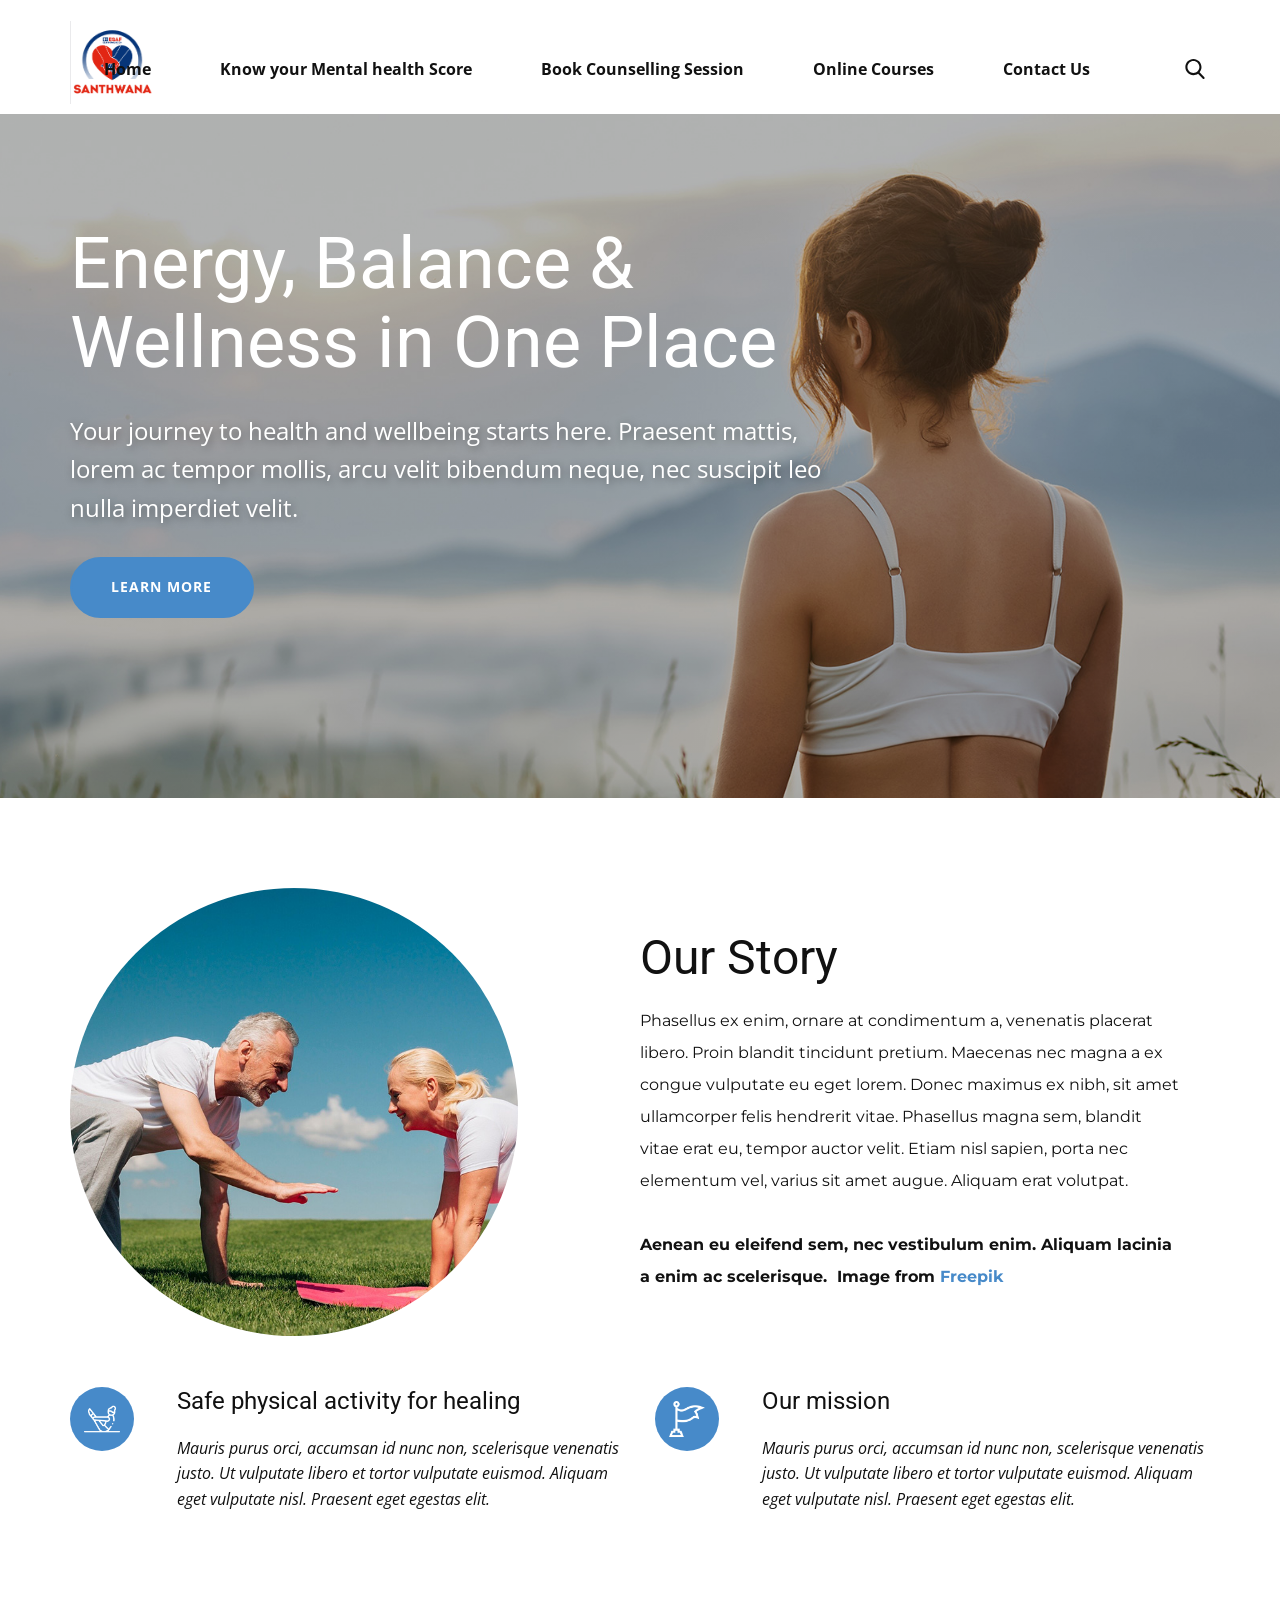
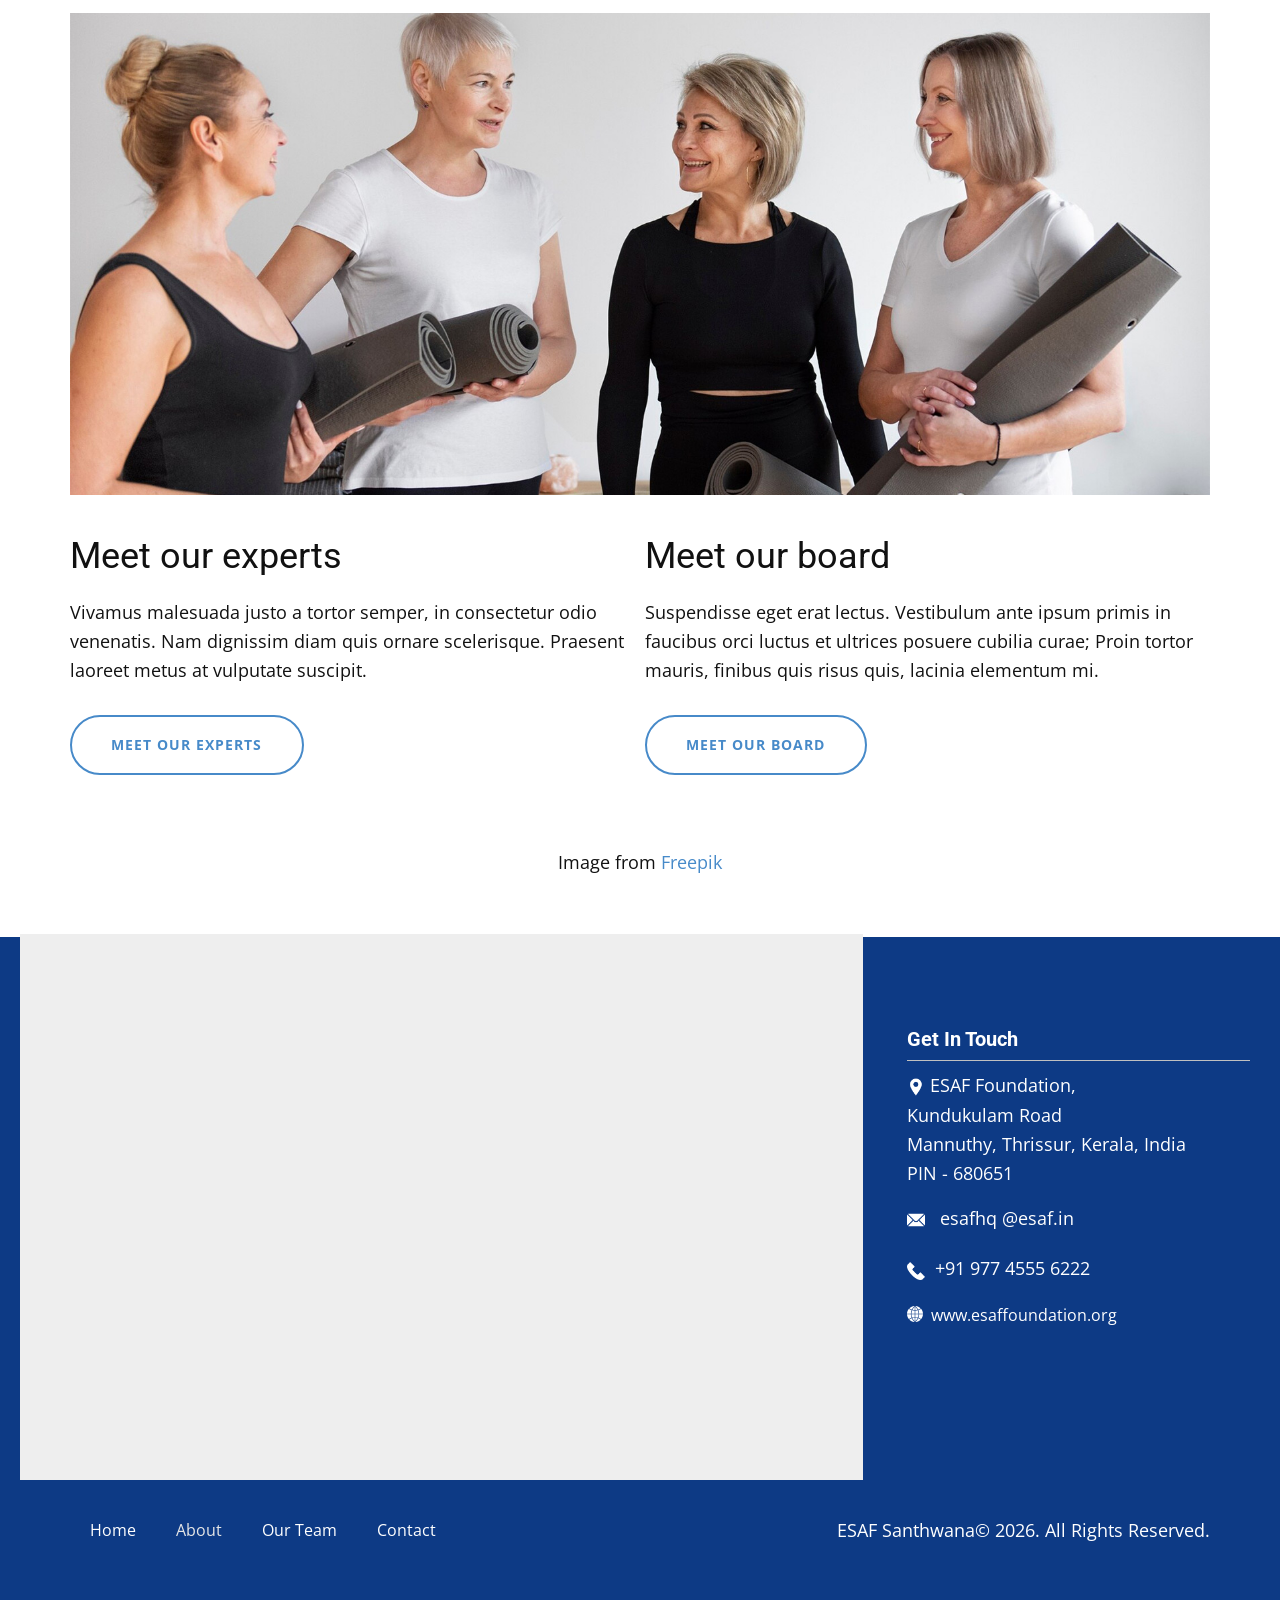
<file: About.html>
<!DOCTYPE html>
<html style="font-size: 16px;" lang="en"><head>
    <meta name="viewport" content="width=device-width, initial-scale=1.0">
    <meta charset="utf-8">
    <meta name="keywords" content="​Energy, Balance &amp;amp; Wellness in One Place, ​Our Story">
    <meta name="description" content="">
    <title>About</title>
    <link rel="stylesheet" href="nicepage.css" media="screen">
<link rel="stylesheet" href="About.css" media="screen">
    <script class="u-script" type="text/javascript" src="jquery.js" defer=""></script>
    <script class="u-script" type="text/javascript" src="nicepage.js" defer=""></script>
    <meta name="generator" content="Nicepage 8.6.2, nicepage.com">
    
    
    
    
    
    <link id="u-page-google-font" rel="stylesheet" href="https://fonts.googleapis.com/css2?display=swap&amp;family=Roboto:ital,wght@0,100;0,200;0,300;0,400;0,500;0,600;0,700;0,800;0,900;1,100;1,200;1,300;1,400;1,500;1,600;1,700;1,800;1,900&amp;family=Open+Sans:ital,wght@0,300;0,400;0,500;0,600;0,700;0,800;1,300;1,400;1,500;1,600;1,700;1,800&amp;family=Montserrat:ital,wght@0,100;0,200;0,300;0,400;0,500;0,600;0,700;0,800;0,900;1,100;1,200;1,300;1,400;1,500;1,600;1,700;1,800;1,900">
    <script type="application/ld+json">{
		"@context": "http://schema.org",
		"@type": "Organization",
		"name": "",
		"logo": "images/Logosanthwana.png"
}</script>
    <meta name="theme-color" content="#478ac9">
    <meta property="og:title" content="About">
    <meta property="og:type" content="website">
  <meta data-intl-tel-input-cdn-path="intlTelInput/"></head>
  <body data-path-to-root="./" data-include-products="false" class="u-body u-clearfix u-xl-mode" data-lang="en"><header class="u-clearfix u-header u-header" id="header"><div class="u-clearfix u-sheet u-sheet-1">
        <a href="#" class="u-image u-logo u-image-1" data-image-width="199" data-image-height="198">
          <img src="images/Logosanthwana.png" class="u-logo-image u-logo-image-1">
        </a>
        <nav class="u-menu u-menu-one-level u-offcanvas u-menu-1" role="navigation" aria-label="Menu navigation">
          <div class="menu-collapse" style="font-size: 1rem; letter-spacing: 0px; font-weight: 700;">
            <a class="u-button-style u-custom-left-right-menu-spacing u-custom-padding-bottom u-custom-text-hover-color u-custom-top-bottom-menu-spacing u-hamburger-link u-nav-link u-text-active-palette-1-base u-text-hover-palette-2-base" href="#" tabindex="-1" aria-label="Open menu" aria-controls="261f">
              <svg class="u-svg-link" viewBox="0 0 24 24"><use xlink:href="#menu-hamburger"></use></svg>
              <svg class="u-svg-content" version="1.1" id="menu-hamburger" viewBox="0 0 16 16" x="0px" y="0px" xmlns:xlink="http://www.w3.org/1999/xlink" xmlns="http://www.w3.org/2000/svg"><g><rect y="1" width="16" height="2"></rect><rect y="7" width="16" height="2"></rect><rect y="13" width="16" height="2"></rect>
</g></svg>
            </a>
          </div>
          <div class="u-custom-menu u-nav-container">
            <ul class="u-nav u-unstyled u-nav-1" role="menubar"><li role="none" class="u-nav-item"><a role="menuitem" class="u-button-style u-nav-link u-text-active-palette-1-base u-text-hover-palette-1-base u-nav-link-2" href="./">Home</a>
</li><li role="none" class="u-nav-item"><a tabindex="-1" role="menuitem" class="u-button-style u-nav-link u-text-active-palette-1-base u-text-hover-palette-1-base u-nav-link-2" href="https://bewinwilsonmathews.github.io/Santhwana/Santhwana.html" target="_blank">Know your Mental health Score</a>
</li><li role="none" class="u-nav-item"><a tabindex="-1" role="menuitem" class="u-button-style u-nav-link u-text-active-palette-1-base u-text-hover-palette-1-base u-nav-link-2" href="https://meetpro.club/studentmentor" target="_blank">Book Counselling Session</a>
</li><li role="none" class="u-nav-item"><a tabindex="-1" role="menuitem" class="u-button-style u-nav-link u-text-active-palette-1-base u-text-hover-palette-1-base u-nav-link-2" href="https://script.google.com/macros/s/AKfycbzLUiHWCuA23xT3r5N1A-uJz3avY5cB6EeaaajBGBmp5HIz8C4YGnMHK1bf3oDaUm6wXw/exec" target="_blank">Online Courses</a>
</li><li role="none" class="u-nav-item"><a tabindex="-1" role="menuitem" class="u-button-style u-nav-link u-text-active-palette-1-base u-text-hover-palette-1-base u-nav-link-2" href="./#block-17" data-page-id="1332116969" target="_blank">Contact Us</a>
</li></ul>
          </div>
          <div class="u-custom-menu u-nav-container-collapse" id="261f" role="region" aria-label="Menu panel">
            <div class="u-black u-container-style u-inner-container-layout u-opacity u-opacity-95 u-sidenav">
              <div class="u-inner-container-layout u-sidenav-overflow">
                <div class="u-menu-close" tabindex="-1" aria-label="Close menu"></div>
                <ul class="u-align-center u-nav u-popupmenu-items u-unstyled u-nav-2" role="menubar"><li role="none" class="u-nav-item"><a role="menuitem" class="u-button-style u-nav-link" href="./">Home</a>
</li><li role="none" class="u-nav-item"><a tabindex="-1" role="menuitem" class="u-button-style u-nav-link" href="https://bewinwilsonmathews.github.io/Santhwana/Santhwana.html" target="_blank">Know your Mental health Score</a>
</li><li role="none" class="u-nav-item"><a tabindex="-1" role="menuitem" class="u-button-style u-nav-link" href="https://meetpro.club/studentmentor" target="_blank">Book Counselling Session</a>
</li><li role="none" class="u-nav-item"><a tabindex="-1" role="menuitem" class="u-button-style u-nav-link" href="https://script.google.com/macros/s/AKfycbzLUiHWCuA23xT3r5N1A-uJz3avY5cB6EeaaajBGBmp5HIz8C4YGnMHK1bf3oDaUm6wXw/exec" target="_blank">Online Courses</a>
</li><li role="none" class="u-nav-item"><a tabindex="-1" role="menuitem" class="u-button-style u-nav-link" href="./#block-17" data-page-id="1332116969" target="_blank">Contact Us</a>
</li></ul>
              </div>
            </div>
            <div class="u-black u-menu-overlay u-opacity u-opacity-70"></div>
          </div>
        </nav>
        <form action="#" class="u-search u-search-layout-icon u-search-left u-search-1" data-search-token="no-license" data-href="search/search.html" data-page-id="97988421">
          <div class="u-search-overlay"></div>
          <button class="u-search-button" type="submit"><span class="u-search-icon u-search-icon-1">
              <svg class="u-svg-link" preserveAspectRatio="xMidYMin slice" viewBox="0 0 56.966 56.966"><use xlink:href="#svg-8e85"></use></svg>
              <svg xmlns="http://www.w3.org/2000/svg" xmlns:xlink="http://www.w3.org/1999/xlink" version="1.1" id="svg-8e85" x="0px" y="0px" viewBox="0 0 56.966 56.966" style="enable-background:new 0 0 56.966 56.966;" xml:space="preserve" class="u-svg-content"><path d="M55.146,51.887L41.588,37.786c3.486-4.144,5.396-9.358,5.396-14.786c0-12.682-10.318-23-23-23s-23,10.318-23,23  s10.318,23,23,23c4.761,0,9.298-1.436,13.177-4.162l13.661,14.208c0.571,0.593,1.339,0.92,2.162,0.92  c0.779,0,1.518-0.297,2.079-0.837C56.255,54.982,56.293,53.08,55.146,51.887z M23.984,6c9.374,0,17,7.626,17,17s-7.626,17-17,17  s-17-7.626-17-17S14.61,6,23.984,6z"></path></svg></span>
          </button>
          <input class="u-search-input" type="search" name="search" value="" placeholder="Search">
        </form>
      </div></header>
    <section class="skrollable skrollable-between u-align-center u-clearfix u-container-align-center u-image u-shading u-section-1" src="" data-image-width="1980" data-image-height="857" id="block-1">
      <div class="u-clearfix u-sheet u-valign-middle u-sheet-1">
        <h1 class="u-align-left u-text u-text-1" data-animation-name="customAnimationIn" data-animation-duration="1500"> Energy, Balance &amp; Wellness in One Place</h1>
        <p class="u-align-left u-large-text u-text u-text-variant u-text-2" data-animation-name="customAnimationIn" data-animation-duration="1500" data-animation-delay="250"> Your journey to health and wellbeing starts here.&nbsp;Praesent mattis, lorem ac tempor mollis, arcu velit bibendum neque, nec suscipit leo nulla imperdiet velit.</p>
        <a href="" class="u-active-palette-2-base u-align-left u-border-2 u-border-active-palette-2-base u-border-hover-palette-2-base u-border-palette-1-base u-btn u-btn-round u-button-style u-hover-palette-2-base u-palette-1-base u-radius u-btn-1">learn more</a>
        <p class="u-align-left u-text u-text-default u-text-3" data-animation-name="customAnimationIn" data-animation-duration="1500" data-animation-delay="500">Image from&nbsp;<a href="https://www.freepik.com" class="u-active-none u-border-1 u-border-active-palette-1-light-2 u-border-hover-palette-1-light-2 u-border-no-left u-border-no-right u-border-no-top u-border-white u-bottom-left-radius-0 u-bottom-right-radius-0 u-btn u-button-link u-button-style u-hover-none u-none u-radius-0 u-text-body-alt-color u-top-left-radius-0 u-top-right-radius-0 u-btn-2" target="_blank">Freepik</a>
        </p>
      </div>
      <style data-mode="XXL">@media (max-width: 0px) {
   .u-section-1 {
    background-image: linear-gradient(0deg, rgba(0, 0, 0, 0.3), rgba(0, 0, 0, 0.3)), url('images/smart-pensive-redhead-hipster-with-full-beard-glasses-dressed-casual-clothes-poses-with-hand-chin-studio-isolated-dark-background5-min.jpg');
    background-position: 50% 50%;
  }
  .u-section-1 .u-sheet-1 {
    min-height: 792px;
  }
  .u-section-1 .u-text-1 {
    text-shadow: 2px 2px 8px rgba(0,0,0,0.4);
    --animation-custom_in-translate_x: 300px;
    --animation-custom_in-translate_y: 0px;
    --animation-custom_in-opacity: 0;
    --animation-custom_in-rotate: 0deg;
    --animation-custom_in-scale: 0.3;
    font-size: 5.625rem;
    text-transform: uppercase;
    font-weight: 700;
    margin-top: 60px;
    margin-right: 525px;
    margin-bottom: 0;
    margin-left: 0;
  }
  .u-section-1 .u-text-2 {
    text-shadow: 2px 2px 8px rgba(0,0,0,0.4);
    --animation-custom_in-translate_x: 300px;
    --animation-custom_in-translate_y: 0px;
    --animation-custom_in-opacity: 0;
    --animation-custom_in-rotate: 0deg;
    --animation-custom_in-scale: 0.3;
    margin-top: 30px;
    margin-right: 525px;
    margin-bottom: 0;
    margin-left: 0;
  }
  .u-block-bde2-10 {
    text-transform: uppercase;
    font-weight: 700;
    letter-spacing: 2px;
    font-size: 1rem;
    background-image: none;
    --animation-custom_in-translate_x: 300px;
    --animation-custom_in-translate_y: 0px;
    --animation-custom_in-opacity: 0;
    --animation-custom_in-rotate: 0deg;
    --animation-custom_in-scale: 1;
    margin-top: 45px;
    margin-right: auto;
    margin-bottom: 0;
    margin-left: 0;
    padding-top: 18px;
    padding-right: 42px;
    padding-bottom: 18px;
    padding-left: 41px;
  }
  .u-section-1 .u-text-3 {
    --animation-custom_in-translate_x: 300px;
    --animation-custom_in-translate_y: 0px;
    --animation-custom_in-opacity: 0;
    --animation-custom_in-rotate: 0deg;
    --animation-custom_in-scale: 0.3;
    margin-top: 45px;
    margin-right: auto;
    margin-bottom: 60px;
    margin-left: 0;
  }
  .u-section-1 .u-btn-2 {
    background-image: none;
    border-style: solid;
    margin-left: auto;
    padding-top: 0;
    padding-bottom: 0;
    padding-left: 0;
    padding-right: 0;
  }
}</style>
    </section>
    <section class="u-align-left u-clearfix u-container-align-left u-section-2" id="block-2">
      <div class="u-clearfix u-sheet u-valign-middle u-sheet-1">
        <div class="data-layout-selected u-clearfix u-expanded-width u-layout-wrap u-layout-wrap-1">
          <div class="u-layout">
            <div class="u-layout-row">
              <div class="u-align-left u-container-align-left u-container-style u-layout-cell u-size-30-lg u-size-30-xl u-size-60-md u-size-60-sm u-size-60-xs u-layout-cell-1">
                <div class="u-container-layout u-valign-top u-container-layout-1">
                  <div class="u-image u-image-circle u-image-1" alt="" data-image-width="800" data-image-height="695"></div>
                </div>
              </div>
              <div class="u-align-left u-container-align-left u-container-style u-layout-cell u-size-30-lg u-size-30-xl u-size-60-md u-size-60-sm u-size-60-xs u-layout-cell-2">
                <div class="u-container-layout u-valign-middle u-container-layout-2">
                  <h2 class="u-text u-text-default u-text-1"> Our Story</h2>
                  <p class="u-custom-font u-font-montserrat u-text u-text-2"> Phasellus ex enim, ornare at condimentum a, venenatis placerat libero. Proin blandit tincidunt pretium. Maecenas nec magna a ex congue vulputate eu eget lorem. Donec maximus ex nibh, sit amet ullamcorper felis hendrerit vitae. Phasellus magna sem, blandit vitae erat eu, tempor auctor velit. Etiam nisl sapien, porta nec elementum vel, varius sit amet augue. Aliquam erat volutpat.<br>
                    <br><span style="font-weight: 700;">Aenean eu eleifend sem, nec vestibulum enim. Aliquam lacinia a enim ac scelerisque.&nbsp; Image from <a href="https://www.freepik.com/" class="u-active-none u-border-none u-btn u-button-link u-button-style u-hover-none u-none u-text-palette-1-base u-btn-1">Freepik</a></span>
                  </p>
                </div>
              </div>
            </div>
          </div>
        </div>
        <div class="u-expanded-width u-list u-list-1">
          <div class="u-repeater u-repeater-1">
            <div class="u-align-left u-container-align-left u-container-style u-list-item u-repeater-item">
              <div class="u-container-layout u-similar-container u-valign-top u-container-layout-3"><span class="u-file-icon u-icon u-icon-circle u-palette-1-base u-text-white u-icon-1"><img src="images/2983018-621e9187.png" alt=""></span>
                <h4 class="u-text u-text-3"> Safe physical activity for healing</h4>
                <p class="u-text u-text-4"> Mauris purus orci, accumsan id nunc non, scelerisque venenatis justo. Ut vulputate libero et tortor vulputate euismod. Aliquam eget vulputate nisl. Praesent eget egestas elit.</p>
              </div>
            </div>
            <div class="u-align-left u-container-align-left u-container-style u-list-item u-repeater-item">
              <div class="u-container-layout u-similar-container u-valign-top u-container-layout-4"><span class="u-file-icon u-icon u-icon-circle u-palette-1-base u-text-white u-icon-2"><img src="images/3173732-7a583aef.png" alt=""></span>
                <h4 class="u-text u-text-5"> Our mission</h4>
                <p class="u-text u-text-6"> Mauris purus orci, accumsan id nunc non, scelerisque venenatis justo. Ut vulputate libero et tortor vulputate euismod. Aliquam eget vulputate nisl. Praesent eget egestas elit.</p>
              </div>
            </div>
          </div>
        </div>
      </div>
    </section>
    <section class="u-clearfix u-container-align-center u-section-3" id="block-3">
      <div class="u-clearfix u-sheet u-sheet-1">
        <img class="u-expanded-width u-image u-image-default u-image-1" src="images/our-team.jpg" alt="" data-image-width="1700" data-image-height="1056">
        <div class="u-expanded-width u-list u-list-1">
          <div class="u-repeater u-repeater-1">
            <div class="u-container-align-left u-container-style u-list-item u-repeater-item">
              <div class="u-container-layout u-similar-container u-valign-top u-container-layout-1">
                <h3 class="u-align-left u-text u-text-default u-text-1"> Meet our experts</h3>
                <p class="u-align-left u-text u-text-default u-text-2"> Vivamus malesuada justo a tortor semper, in consectetur odio venenatis. Nam dignissim diam quis ornare scelerisque. Praesent laoreet metus at vulputate suscipit.</p>
                <a href="" class="u-active-palette-2-base u-align-left u-border-2 u-border-active-palette-2-base u-border-hover-palette-2-base u-border-palette-1-base u-btn u-btn-round u-button-style u-hover-palette-2-base u-none u-radius u-btn-1"> Meet our experts</a>
              </div>
            </div>
            <div class="u-container-align-left u-container-style u-list-item u-repeater-item">
              <div class="u-container-layout u-similar-container u-valign-top u-container-layout-2">
                <h3 class="u-align-left u-text u-text-default u-text-3"> Meet our board</h3>
                <p class="u-align-left u-text u-text-default u-text-4"> Suspendisse eget erat lectus. Vestibulum ante ipsum primis in faucibus orci luctus et ultrices posuere cubilia curae; Proin tortor mauris, finibus quis risus quis, lacinia elementum mi.</p>
                <a href="" class="u-active-palette-2-base u-align-left u-border-2 u-border-active-palette-2-base u-border-hover-palette-2-base u-border-palette-1-base u-btn u-btn-round u-button-style u-hover-palette-2-base u-none u-radius u-btn-2"> Meet our board</a>
              </div>
            </div>
          </div>
        </div>
        <p class="u-align-center u-text u-text-default u-text-5">Image from <a href="https://www.freepik.com/" class="u-active-none u-border-none u-btn u-button-link u-button-style u-hover-none u-none u-text-palette-1-base u-btn-3">Freepik</a>
        </p>
      </div>
    </section>
    
    
    
    <footer class="u-align-center-sm u-align-center-xs u-clearfix u-color-var u-footer u-footer" id="footer"><div class="custom-expanded data-layout-selected u-clearfix u-layout-wrap u-layout-wrap-1">
        <div class="u-gutter-0 u-layout">
          <div class="u-layout-row">
            <div class="u-container-style u-layout-cell u-shape-rectangle u-size-18-xxl u-size-40 u-layout-cell-1">
              <div class="u-container-layout u-valign-top-lg u-valign-top-md u-valign-top-sm u-valign-top-xs u-container-layout-1">
                <div class="custom-expanded u-grey-light-2 u-map u-map-1">
                  <div class="embed-responsive">
                    <iframe class="embed-responsive-item" src="https://www.google.com/maps/embed?pb=!1m18!1m12!1m3!1d502092.08882120444!2d75.64968288906248!3d10.532574000000007!2m3!1f0!2f0!3f0!3m2!1i1024!2i768!4f13.1!3m3!1m2!1s0x3ba7ef22c341648f%3A0xb27d6c3a1570b062!2sESAF%20Foundation%20Office!5e0!3m2!1sen!2sin!4v1786616922017!5m2!1sen!2sin" data-map="[base64]"></iframe>
                  </div>
                </div>
              </div>
            </div>
            <div class="u-container-style u-layout-cell u-shape-rectangle u-size-16-xxl u-size-20 u-layout-cell-2">
              <div class="u-container-layout u-valign-top u-container-layout-2">
                <h5 class="u-align-left u-text u-text-white u-text-1"> Get In Touch</h5>
                <div class="u-align-left u-border-1 u-border-grey-25 u-border-no-bottom u-border-no-left u-expanded-width u-line u-line-horizontal u-line-1" data-animation-name="" data-animation-duration="0" data-animation-delay="0" data-animation-direction=""></div>
                <p class="u-align-left u-text u-text-white u-text-2"><span class="u-file-icon u-icon u-text-white u-icon-1"><img src="images/1-b26c8bb7.png" alt=""></span>ESAF Foundation,&nbsp;<br>Kundukulam Road<br>Mannuthy, Thrissur, Kerala, India<br>PIN - 680651
                </p>
                <p class="u-align-left u-text u-text-default u-text-3"><span class="u-file-icon u-icon u-text-white u-icon-2"><img src="images/2-a85e65c4.png" alt=""></span>&nbsp; <a href="mailto:hi@car.repair.com" class="u-active-none u-border-1 u-border-active-white u-border-hover-white u-border-no-left u-border-no-right u-border-no-top u-btn u-button-link u-button-style u-hover-none u-none u-text-active-grey-10 u-text-body-alt-color u-text-hover-grey-10 u-btn-1" data-animation-name="" data-animation-duration="0" data-animation-delay="0" data-animation-direction="">esafhq @esaf.in</a>
                </p>
                <p class="u-align-left u-text u-text-4">
                  <a href="tel:+12345678910" class="u-active-none u-border-1 u-border-active-white u-border-hover-white u-border-no-left u-border-no-right u-border-no-top u-btn u-button-link u-button-style u-hover-none u-none u-text-active-grey-10 u-text-body-alt-color u-text-hover-grey-10 u-btn-2" data-animation-name="" data-animation-duration="0" data-animation-delay="0" data-animation-direction=""><span class="u-file-icon u-icon u-text-white u-icon-3"><img src="images/3-c91f3b92.png" alt=""></span> +91&nbsp;977 4555 6222
                  </a>
                </p>
                <a href="mailto:hi@car.repair.com" class="u-active-none u-border-1 u-border-active-white u-border-hover-white u-border-no-left u-border-no-right u-border-no-top u-btn u-button-link u-button-style u-hover-none u-none u-text-active-grey-10 u-text-body-alt-color u-text-hover-grey-10 u-btn-3" data-animation-name="" data-animation-duration="0" data-animation-delay="0" data-animation-direction=""><span class="u-icon"><svg class="u-svg-content" viewBox="0 0 57.949 57.949" x="0px" y="0px" style="width: 1em; height: 1em;"><g><path d="M29.975,27.985h11.972c-0.123-4.348-1.033-8.567-2.664-12.477c-3.01,0.874-6.131,1.355-9.308,1.44V27.985z"></path><path d="M40.384,13.057c2.928-1.01,5.731-2.392,8.328-4.169l0.653-0.5C44.588,3.658,38.18,0.58,31.071,0.069L30.553,0.49
		C34.767,3.979,38.099,8.268,40.384,13.057z"></path><path d="M29.975,2.628v12.32c2.891-0.082,5.731-0.513,8.473-1.283C36.421,9.505,33.557,5.753,29.975,2.628z"></path><path d="M41.531,42.202c3.13,1.132,6.12,2.668,8.885,4.639l0.868,0.65c3.976-4.785,6.439-10.866,6.665-17.505H43.947
		C43.834,34.224,43.006,38.343,41.531,42.202z"></path><path d="M9.237,8.888c2.597,1.777,5.401,3.158,8.328,4.169c2.285-4.788,5.617-9.077,9.832-12.567l-0.518-0.421
		c-7.125,0.512-13.547,3.603-18.328,8.35L9.237,8.888z"></path><path d="M27.975,2.628c-3.583,3.125-6.446,6.878-8.473,11.036c2.742,0.77,5.582,1.202,8.473,1.283V2.628z"></path><path d="M14.003,29.985H0c0.227,6.639,2.689,12.719,6.665,17.505l0.85-0.635c2.775-1.977,5.771-3.518,8.906-4.652
		C14.943,38.341,14.116,34.222,14.003,29.985z"></path><path d="M16.752,14.89c-3.037-1.064-5.945-2.505-8.644-4.351L7.17,9.897C2.901,14.768,0.236,21.072,0,27.985h14.003
		C14.124,23.425,15.061,18.997,16.752,14.89z"></path><path d="M16.003,27.985h11.972V16.948c-3.179-0.085-6.301-0.566-9.309-1.438C17.035,19.419,16.125,23.637,16.003,27.985z"></path><path d="M27.297,57.391c-4.419-3.695-7.841-8.259-10.111-13.341c-2.992,1.074-5.851,2.538-8.492,4.42l-0.689,0.515
		c4.774,5.003,11.31,8.304,18.605,8.896L27.297,57.391z"></path><path d="M27.975,40.023V29.985H16.003c0.113,4.019,0.905,7.924,2.313,11.58C21.429,40.627,24.669,40.111,27.975,40.023z"></path><path d="M49.236,48.456c-2.631-1.875-5.482-3.335-8.469-4.406c-2.272,5.094-5.698,9.662-10.113,13.344l0.685,0.487
		c7.295-0.592,13.832-3.892,18.606-8.895L49.236,48.456z"></path><path d="M49.885,10.507c-2.72,1.862-5.643,3.311-8.689,4.38c1.692,4.108,2.629,8.537,2.751,13.098h14.003
		c-0.237-6.935-2.917-13.256-7.209-18.133L49.885,10.507z"></path><path d="M27.975,55.342V42.023c-3.039,0.085-6.016,0.556-8.882,1.4C21.136,47.932,24.141,51.998,27.975,55.342z"></path><path d="M41.947,29.985H29.975v10.038c3.307,0.088,6.548,0.604,9.662,1.542C41.041,37.91,41.833,34.005,41.947,29.985z"></path><path d="M38.86,43.423c-2.866-0.844-5.845-1.314-8.885-1.4v13.323C33.806,52.013,36.814,47.943,38.86,43.423z"></path>
</g></svg></span>&nbsp;&nbsp;www.esaffoundation.org 
                </a>
              </div>
            </div>
          </div>
        </div>
      </div><div class="custom-expanded data-layout-selected u-clearfix u-layout-custom-xs u-layout-wrap u-layout-wrap-2">
        <div class="u-layout">
          <div class="u-layout-row">
            <div class="u-container-style u-layout-cell u-size-14-xs u-size-30-lg u-size-30-xl u-size-30-xxl u-size-60-md u-size-60-sm u-layout-cell-3">
              <div class="u-container-layout u-valign-middle u-container-layout-3">
                <nav class="u-menu u-menu-one-level u-offcanvas u-menu-1" data-responsive-from="XS" role="navigation">
                  <div class="menu-collapse">
                    <a class="u-button-style u-custom-text-color u-hamburger-link u-nav-link" aria-label="Open menu" aria-controls="e226" href="#">
                      <svg class="u-svg-link" viewBox="0 0 24 24"><use xlink:href="#svg-23e0"></use></svg>
                      <svg class="u-svg-content" version="1.1" id="svg-23e0" viewBox="0 0 16 16" x="0px" y="0px" xmlns:xlink="http://www.w3.org/1999/xlink" xmlns="http://www.w3.org/2000/svg"><g><rect y="1" width="16" height="2"></rect><rect y="7" width="16" height="2"></rect><rect y="13" width="16" height="2"></rect>
</g></svg>
                    </a>
                  </div>
                  <div class="u-custom-menu u-nav-container">
                    <ul class="u-nav u-unstyled" role="menubar"><li role="none" class="u-nav-item"><a tabindex="-1" role="menuitem" class="u-button-style u-nav-link u-text-white" href="#" aria-haspopup="true">Home</a>
</li><li role="none" class="u-nav-item"><a tabindex="-1" role="menuitem" class="u-button-style u-nav-link u-text-white" href="#">About</a>
</li><li role="none" class="u-nav-item"><a tabindex="-1" role="menuitem" class="u-button-style u-nav-link u-text-white" href="#">Our Team</a>
</li><li role="none" class="u-nav-item"><a tabindex="-1" role="menuitem" class="u-button-style u-nav-link u-text-white" href="#">Contact</a>
</li></ul>
                  </div>
                  <div id="e226" role="region" aria-label="Menu panel" class="u-custom-menu u-nav-container-collapse">
                    <div class="u-black u-container-style u-inner-container-layout u-opacity u-opacity-95 u-sidenav">
                      <div class="u-inner-container-layout u-sidenav-overflow">
                        <div class="u-menu-close" aria-label="Close menu"></div>
                        <ul class="u-align-center u-nav u-popupmenu-items u-unstyled u-nav-2" role="menubar"><li role="none" class="u-nav-item"><a tabindex="-1" role="menuitem" class="u-button-style u-nav-link" href="#" aria-haspopup="true">Home</a>
</li><li role="none" class="u-nav-item"><a tabindex="-1" role="menuitem" class="u-button-style u-nav-link" href="#">About</a>
</li><li role="none" class="u-nav-item"><a tabindex="-1" role="menuitem" class="u-button-style u-nav-link" href="#">Our Team</a>
</li><li role="none" class="u-nav-item"><a tabindex="-1" role="menuitem" class="u-button-style u-nav-link" href="#">Contact</a>
</li></ul>
                      </div>
                    </div>
                    <div class="u-black u-menu-overlay u-opacity u-opacity-70"></div>
                  </div>
                  <style class="menu-style">@media (max-width: 539px) {
                    [data-responsive-from="XS"] .u-nav-container {
                        display: none;
                    }
                    [data-responsive-from="XS"] .menu-collapse {
                        display: block;
                    }
                }</style>
                </nav>
              </div>
            </div>
            <div class="u-container-align-left-md u-container-align-left-sm u-container-align-right-lg u-container-align-right-xl u-container-align-right-xxl u-container-style u-layout-cell u-size-30-lg u-size-30-xl u-size-30-xxl u-size-46-xs u-size-60-md u-size-60-sm u-layout-cell-4">
              <div class="u-container-layout u-valign-bottom-xs u-valign-middle-lg u-valign-middle-md u-valign-middle-sm u-valign-middle-xl u-container-layout-4">
                <p class="u-align-left-md u-align-left-sm u-align-left-xs u-align-right-lg u-align-right-xl u-align-right-xxl u-text u-text-default-lg u-text-default-md u-text-default-sm u-text-default-xl u-text-white u-text-5">ESAF Santhwana© 2026. All Rights Reserved.</p>
              </div>
            </div>
          </div>
        </div>
      </div></footer>
    <section class="u-backlink u-clearfix u-grey-80"></section>
  
</body></html>
</file>
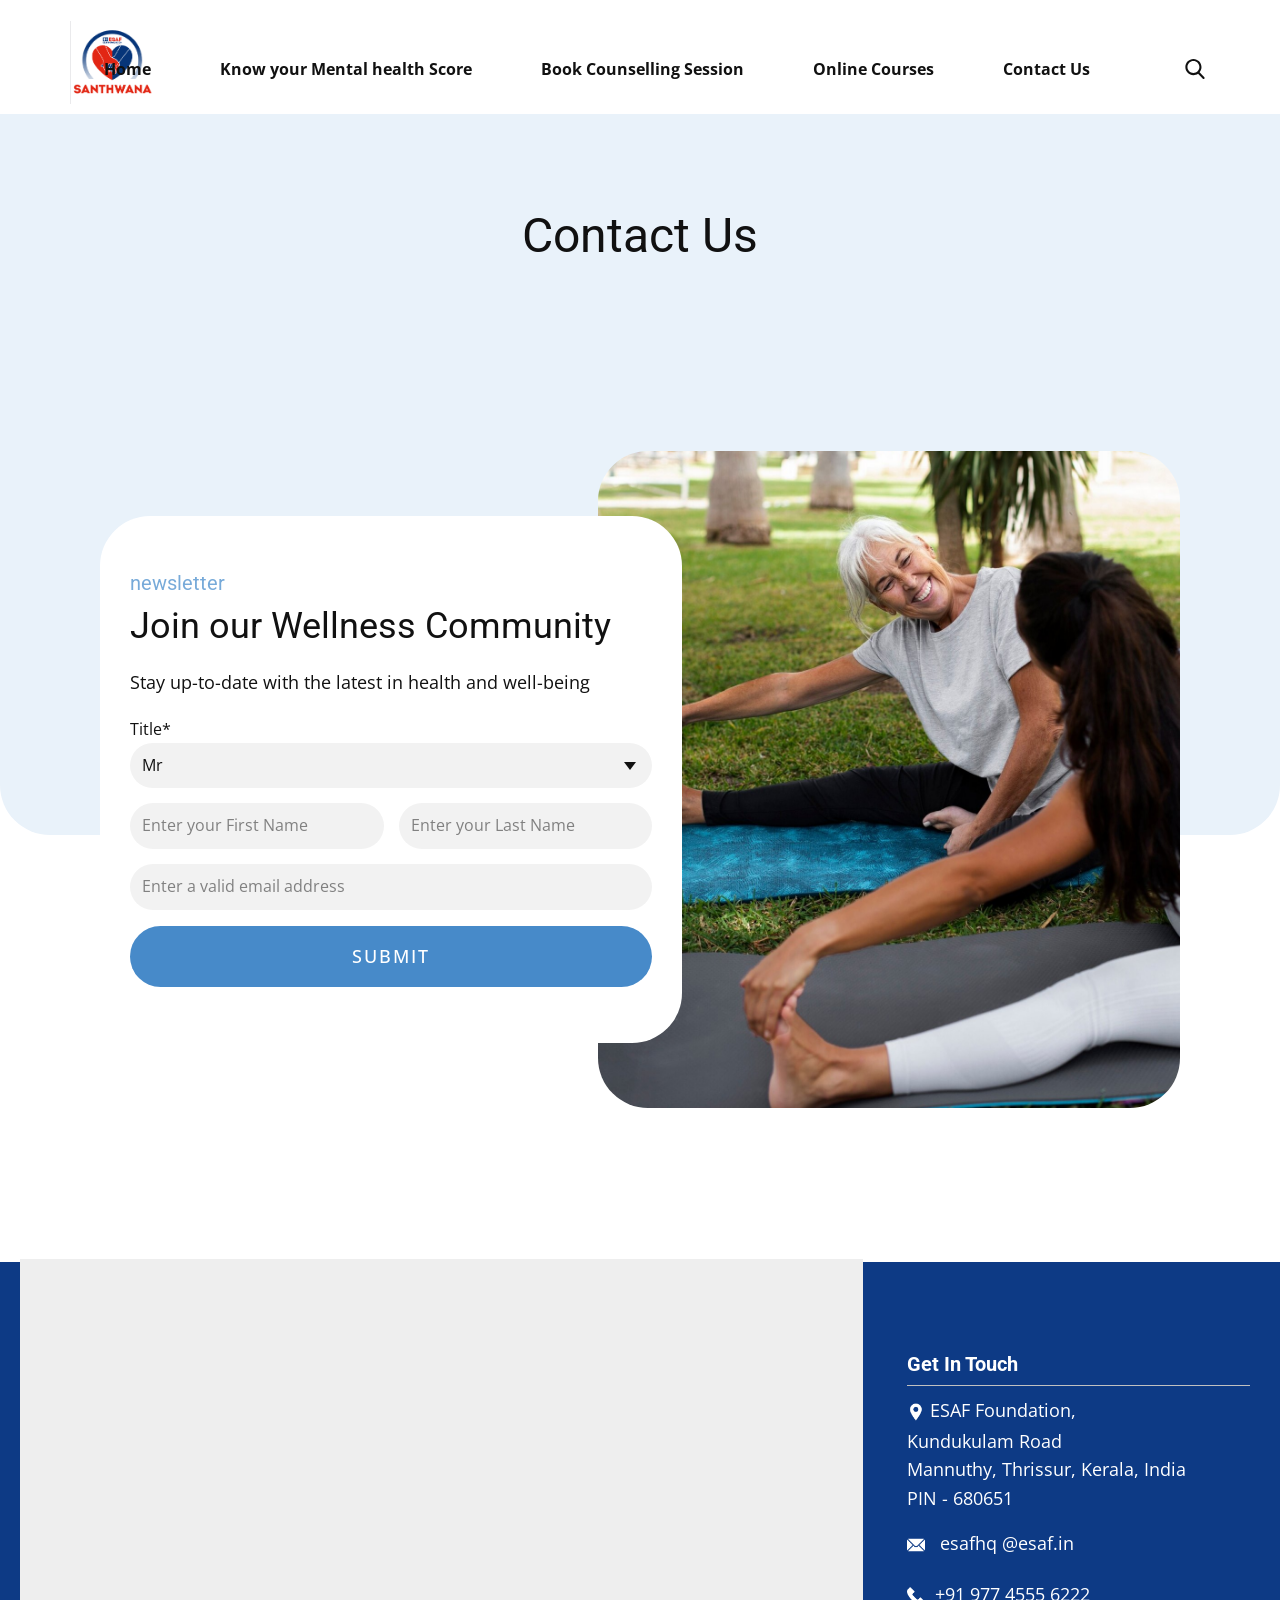
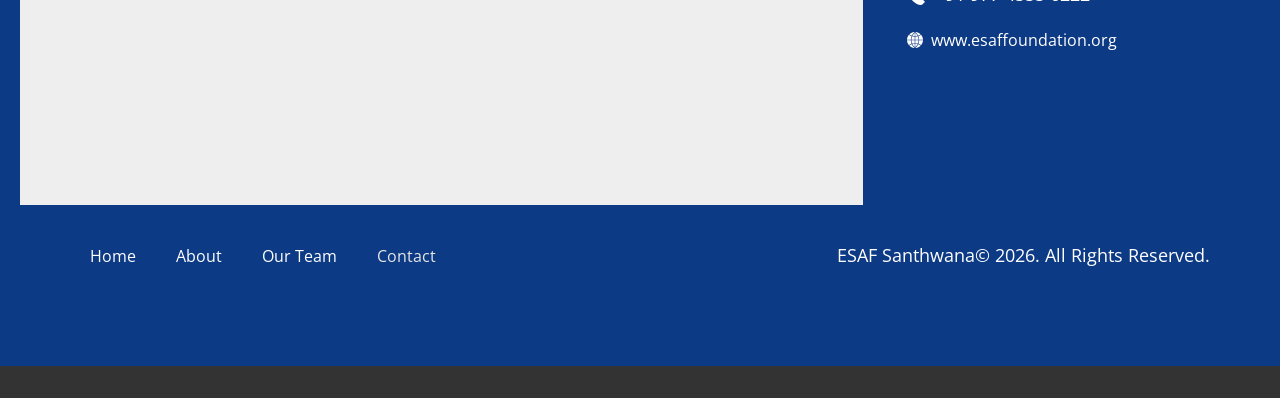
<file: Contact.html>
<!DOCTYPE html>
<html style="font-size: 16px;" lang="en"><head>
    <meta name="viewport" content="width=device-width, initial-scale=1.0">
    <meta charset="utf-8">
    <meta name="keywords" content="Contact Us">
    <meta name="description" content="">
    <title>Contact</title>
    <link rel="stylesheet" href="nicepage.css" media="screen">
<link rel="stylesheet" href="Contact.css" media="screen">
    <script class="u-script" type="text/javascript" src="jquery.js" defer=""></script>
    <script class="u-script" type="text/javascript" src="nicepage.js" defer=""></script>
    <meta name="generator" content="Nicepage 8.6.2, nicepage.com">
    
    
    
    
    <link id="u-page-google-font" rel="stylesheet" href="https://fonts.googleapis.com/css2?display=swap&amp;family=Roboto:ital,wght@0,100;0,200;0,300;0,400;0,500;0,600;0,700;0,800;0,900;1,100;1,200;1,300;1,400;1,500;1,600;1,700;1,800;1,900&amp;family=Open+Sans:ital,wght@0,300;0,400;0,500;0,600;0,700;0,800;1,300;1,400;1,500;1,600;1,700;1,800">
    <script type="application/ld+json">{
		"@context": "http://schema.org",
		"@type": "Organization",
		"name": "",
		"logo": "images/Logosanthwana.png"
}</script>
    <meta name="theme-color" content="#478ac9">
    <meta property="og:title" content="Contact">
    <meta property="og:type" content="website">
  <meta name="referrer" content="origin"><meta data-intl-tel-input-cdn-path="intlTelInput/"></head>
  <body data-path-to-root="./" data-include-products="false" class="u-body u-clearfix u-xl-mode" data-lang="en"><header class="u-clearfix u-header u-header" id="header"><div class="u-clearfix u-sheet u-sheet-1">
        <a href="#" class="u-image u-logo u-image-1" data-image-width="199" data-image-height="198">
          <img src="images/Logosanthwana.png" class="u-logo-image u-logo-image-1">
        </a>
        <nav class="u-menu u-menu-one-level u-offcanvas u-menu-1" role="navigation" aria-label="Menu navigation">
          <div class="menu-collapse" style="font-size: 1rem; letter-spacing: 0px; font-weight: 700;">
            <a class="u-button-style u-custom-left-right-menu-spacing u-custom-padding-bottom u-custom-text-hover-color u-custom-top-bottom-menu-spacing u-hamburger-link u-nav-link u-text-active-palette-1-base u-text-hover-palette-2-base" href="#" tabindex="-1" aria-label="Open menu" aria-controls="261f">
              <svg class="u-svg-link" viewBox="0 0 24 24"><use xlink:href="#menu-hamburger"></use></svg>
              <svg class="u-svg-content" version="1.1" id="menu-hamburger" viewBox="0 0 16 16" x="0px" y="0px" xmlns:xlink="http://www.w3.org/1999/xlink" xmlns="http://www.w3.org/2000/svg"><g><rect y="1" width="16" height="2"></rect><rect y="7" width="16" height="2"></rect><rect y="13" width="16" height="2"></rect>
</g></svg>
            </a>
          </div>
          <div class="u-custom-menu u-nav-container">
            <ul class="u-nav u-unstyled u-nav-1" role="menubar"><li role="none" class="u-nav-item"><a role="menuitem" class="u-button-style u-nav-link u-text-active-palette-1-base u-text-hover-palette-1-base u-nav-link-2" href="./">Home</a>
</li><li role="none" class="u-nav-item"><a tabindex="-1" role="menuitem" class="u-button-style u-nav-link u-text-active-palette-1-base u-text-hover-palette-1-base u-nav-link-2" href="https://bewinwilsonmathews.github.io/Santhwana/Santhwana.html" target="_blank">Know your Mental health Score</a>
</li><li role="none" class="u-nav-item"><a tabindex="-1" role="menuitem" class="u-button-style u-nav-link u-text-active-palette-1-base u-text-hover-palette-1-base u-nav-link-2" href="https://meetpro.club/studentmentor" target="_blank">Book Counselling Session</a>
</li><li role="none" class="u-nav-item"><a tabindex="-1" role="menuitem" class="u-button-style u-nav-link u-text-active-palette-1-base u-text-hover-palette-1-base u-nav-link-2" href="https://script.google.com/macros/s/AKfycbzLUiHWCuA23xT3r5N1A-uJz3avY5cB6EeaaajBGBmp5HIz8C4YGnMHK1bf3oDaUm6wXw/exec" target="_blank">Online Courses</a>
</li><li role="none" class="u-nav-item"><a tabindex="-1" role="menuitem" class="u-button-style u-nav-link u-text-active-palette-1-base u-text-hover-palette-1-base u-nav-link-2" href="./#block-17" data-page-id="1332116969" target="_blank">Contact Us</a>
</li></ul>
          </div>
          <div class="u-custom-menu u-nav-container-collapse" id="261f" role="region" aria-label="Menu panel">
            <div class="u-black u-container-style u-inner-container-layout u-opacity u-opacity-95 u-sidenav">
              <div class="u-inner-container-layout u-sidenav-overflow">
                <div class="u-menu-close" tabindex="-1" aria-label="Close menu"></div>
                <ul class="u-align-center u-nav u-popupmenu-items u-unstyled u-nav-2" role="menubar"><li role="none" class="u-nav-item"><a role="menuitem" class="u-button-style u-nav-link" href="./">Home</a>
</li><li role="none" class="u-nav-item"><a tabindex="-1" role="menuitem" class="u-button-style u-nav-link" href="https://bewinwilsonmathews.github.io/Santhwana/Santhwana.html" target="_blank">Know your Mental health Score</a>
</li><li role="none" class="u-nav-item"><a tabindex="-1" role="menuitem" class="u-button-style u-nav-link" href="https://meetpro.club/studentmentor" target="_blank">Book Counselling Session</a>
</li><li role="none" class="u-nav-item"><a tabindex="-1" role="menuitem" class="u-button-style u-nav-link" href="https://script.google.com/macros/s/AKfycbzLUiHWCuA23xT3r5N1A-uJz3avY5cB6EeaaajBGBmp5HIz8C4YGnMHK1bf3oDaUm6wXw/exec" target="_blank">Online Courses</a>
</li><li role="none" class="u-nav-item"><a tabindex="-1" role="menuitem" class="u-button-style u-nav-link" href="./#block-17" data-page-id="1332116969" target="_blank">Contact Us</a>
</li></ul>
              </div>
            </div>
            <div class="u-black u-menu-overlay u-opacity u-opacity-70"></div>
          </div>
        </nav>
        <form action="#" class="u-search u-search-layout-icon u-search-left u-search-1" data-search-token="no-license" data-href="search/search.html" data-page-id="97988421">
          <div class="u-search-overlay"></div>
          <button class="u-search-button" type="submit"><span class="u-search-icon u-search-icon-1">
              <svg class="u-svg-link" preserveAspectRatio="xMidYMin slice" viewBox="0 0 56.966 56.966"><use xlink:href="#svg-8e85"></use></svg>
              <svg xmlns="http://www.w3.org/2000/svg" xmlns:xlink="http://www.w3.org/1999/xlink" version="1.1" id="svg-8e85" x="0px" y="0px" viewBox="0 0 56.966 56.966" style="enable-background:new 0 0 56.966 56.966;" xml:space="preserve" class="u-svg-content"><path d="M55.146,51.887L41.588,37.786c3.486-4.144,5.396-9.358,5.396-14.786c0-12.682-10.318-23-23-23s-23,10.318-23,23  s10.318,23,23,23c4.761,0,9.298-1.436,13.177-4.162l13.661,14.208c0.571,0.593,1.339,0.92,2.162,0.92  c0.779,0,1.518-0.297,2.079-0.837C56.255,54.982,56.293,53.08,55.146,51.887z M23.984,6c9.374,0,17,7.626,17,17s-7.626,17-17,17  s-17-7.626-17-17S14.61,6,23.984,6z"></path></svg></span>
          </button>
          <input class="u-search-input" type="search" name="search" value="" placeholder="Search">
        </form>
      </div></header>
    <section class="u-clearfix u-container-align-center u-palette-1-light-3 u-section-1" id="block-1">
      <div class="u-clearfix u-sheet u-valign-middle u-sheet-1">
        <h2 class="u-align-center u-text u-text-default u-text-1">Contact Us</h2>
      </div>
    </section>
    <section class="u-align-center u-clearfix u-container-align-center u-container-align-center-lg u-container-align-center-md u-container-align-center-sm u-container-align-center-xl u-valign-top-xl u-valign-top-xs u-white u-section-2" id="block-2">
      <div class="u-expanded-width u-palette-1-light-3 u-radius u-shape u-shape-round u-shape-1" data-animation-name="flipIn" data-animation-duration="1000" data-animation-delay="250" data-animation-direction="X"></div>
      <div class="u-container-style u-group u-group-1">
        <div class="u-container-layout u-valign-middle-lg u-container-layout-1">
          <img src="images/friends-doing-yoga-together-park_23-2149891878.jpg" class="custom-expanded u-align-left u-image u-image-round u-radius u-image-1" data-image-width="1333" data-image-height="2000" data-animation-name="customAnimationIn" data-animation-duration="1500" data-animation-delay="500">
          <div class="u-align-center u-container-align-center u-container-align-left u-container-style u-group u-radius u-shape-round u-white u-group-2" data-animation-name="customAnimationIn" data-animation-duration="1500" data-animation-delay="500">
            <div class="u-container-layout u-valign-middle u-container-layout-2">
              <h5 class="u-align-left u-text u-text-palette-1-light-1 u-text-1">newsletter</h5>
              <h3 class="u-align-left u-text u-text-2"> Join our Wellness Community</h3>
              <p class="u-align-left u-text u-text-3"> Stay up-to-date with the latest in health and well-being</p>
              <div class="u-expanded-width u-form u-form-1">
                <form action="https://service.nicepagesrv.com/form/v4/form-process" class="u-clearfix u-form-spacing-15 u-form-vertical u-inner-form" style="" source="email" name="form">
                  <div class="u-form-group u-form-select u-label-top u-form-group-1">
                    <label for="select-f6af" class="u-label">Title*</label>
                    <div class="u-form-select-wrapper">
                      <select id="select-f6af" name="select" class="u-border-none u-grey-5 u-input u-input-rectangle u-radius u-input-1">
                        <option data-calc="1" value="1">Mr</option>
                        <option value="Mrs" data-calc="">Mrs</option>
                      </select>
                      <svg class="u-caret u-caret-svg" version="1.1" id="Layer_1" xmlns="http://www.w3.org/2000/svg" xmlns:xlink="http://www.w3.org/1999/xlink" x="0px" y="0px" width="16px" height="16px" viewBox="0 0 16 16" style="fill:currentColor;" xml:space="preserve"><polygon class="st0" points="8,12 2,4 14,4 "></polygon></svg>
                    </div>
                  </div>
                  <div class="u-form-group u-form-name u-form-partition-factor-2 u-label-top u-form-group-2">
                    <label for="first-name-e061" class="u-form-control-hidden u-label"></label>
                    <input type="text" placeholder="Enter your First Name" id="first-name-e061" name="name-1" class="u-border-none u-grey-5 u-input u-input-rectangle u-radius u-input-2" required="">
                  </div>
                  <div class="u-form-group u-form-name u-form-partition-factor-2 u-label-top u-form-group-3">
                    <label for="last-name-e061" class="u-form-control-hidden u-label"></label>
                    <input type="text" placeholder="Enter your Last Name" id="last-name-e061" name="name-2" class="u-border-none u-grey-5 u-input u-input-rectangle u-radius u-input-3" required="">
                  </div>
                  <div class="u-form-email u-form-group u-label-top">
                    <label for="email-5a14" class="u-form-control-hidden u-label">Email</label>
                    <input type="email" placeholder="Enter a valid email address" id="email-5a14" name="email" class="u-border-none u-grey-5 u-input u-input-rectangle u-radius u-input-4" required="">
                  </div>
                  <div class="u-align-center u-form-group u-form-submit u-label-top">
                    <a href="#" class="u-active-grey-90 u-border-none u-btn u-btn-round u-btn-submit u-button-style u-hover-grey-90 u-palette-1-base u-radius u-text-active-white u-text-hover-white u-btn-1">Submit</a>
                    <input type="submit" value="submit" class="u-form-control-hidden">
                  </div>
                  <div class="u-form-send-message u-form-send-success">Thank you! Your message has been sent.</div>
                  <div class="u-form-send-error u-form-send-message">Unable to send your message. Please fix errors then try again.</div>
                  <input type="hidden" value="" name="recaptchaResponse">
                  <input type="hidden" name="formServices" value="">
                </form>
              </div>
            </div>
          </div>
        </div>
      </div>
      <p class="u-text u-text-default u-text-4" data-animation-name="customAnimationIn" data-animation-duration="1000" data-animation-delay="0">Image from <a href="https://www.freepik.com" class="u-border-1 u-border-active-palette-2-base u-border-grey-75 u-border-hover-palette-2-base u-border-no-left u-border-no-right u-border-no-top u-btn u-button-link u-button-style u-none u-text-body-color u-btn-2">Freepik</a>
      </p>
    </section>
    
    
    
    <footer class="u-align-center-sm u-align-center-xs u-clearfix u-color-var u-footer u-footer" id="footer"><div class="custom-expanded data-layout-selected u-clearfix u-layout-wrap u-layout-wrap-1">
        <div class="u-gutter-0 u-layout">
          <div class="u-layout-row">
            <div class="u-container-style u-layout-cell u-shape-rectangle u-size-18-xxl u-size-40 u-layout-cell-1">
              <div class="u-container-layout u-valign-top-lg u-valign-top-md u-valign-top-sm u-valign-top-xs u-container-layout-1">
                <div class="custom-expanded u-grey-light-2 u-map u-map-1">
                  <div class="embed-responsive">
                    <iframe class="embed-responsive-item" src="https://www.google.com/maps/embed?pb=!1m18!1m12!1m3!1d502092.08882120444!2d75.64968288906248!3d10.532574000000007!2m3!1f0!2f0!3f0!3m2!1i1024!2i768!4f13.1!3m3!1m2!1s0x3ba7ef22c341648f%3A0xb27d6c3a1570b062!2sESAF%20Foundation%20Office!5e0!3m2!1sen!2sin!4v1786616922017!5m2!1sen!2sin" data-map="[base64]"></iframe>
                  </div>
                </div>
              </div>
            </div>
            <div class="u-container-style u-layout-cell u-shape-rectangle u-size-16-xxl u-size-20 u-layout-cell-2">
              <div class="u-container-layout u-valign-top u-container-layout-2">
                <h5 class="u-align-left u-text u-text-white u-text-1"> Get In Touch</h5>
                <div class="u-align-left u-border-1 u-border-grey-25 u-border-no-bottom u-border-no-left u-expanded-width u-line u-line-horizontal u-line-1" data-animation-name="" data-animation-duration="0" data-animation-delay="0" data-animation-direction=""></div>
                <p class="u-align-left u-text u-text-white u-text-2"><span class="u-file-icon u-icon u-text-white u-icon-1"><img src="images/1-b26c8bb7.png" alt=""></span>ESAF Foundation,&nbsp;<br>Kundukulam Road<br>Mannuthy, Thrissur, Kerala, India<br>PIN - 680651
                </p>
                <p class="u-align-left u-text u-text-default u-text-3"><span class="u-file-icon u-icon u-text-white u-icon-2"><img src="images/2-a85e65c4.png" alt=""></span>&nbsp; <a href="mailto:hi@car.repair.com" class="u-active-none u-border-1 u-border-active-white u-border-hover-white u-border-no-left u-border-no-right u-border-no-top u-btn u-button-link u-button-style u-hover-none u-none u-text-active-grey-10 u-text-body-alt-color u-text-hover-grey-10 u-btn-1" data-animation-name="" data-animation-duration="0" data-animation-delay="0" data-animation-direction="">esafhq @esaf.in</a>
                </p>
                <p class="u-align-left u-text u-text-4">
                  <a href="tel:+12345678910" class="u-active-none u-border-1 u-border-active-white u-border-hover-white u-border-no-left u-border-no-right u-border-no-top u-btn u-button-link u-button-style u-hover-none u-none u-text-active-grey-10 u-text-body-alt-color u-text-hover-grey-10 u-btn-2" data-animation-name="" data-animation-duration="0" data-animation-delay="0" data-animation-direction=""><span class="u-file-icon u-icon u-text-white u-icon-3"><img src="images/3-c91f3b92.png" alt=""></span> +91&nbsp;977 4555 6222
                  </a>
                </p>
                <a href="mailto:hi@car.repair.com" class="u-active-none u-border-1 u-border-active-white u-border-hover-white u-border-no-left u-border-no-right u-border-no-top u-btn u-button-link u-button-style u-hover-none u-none u-text-active-grey-10 u-text-body-alt-color u-text-hover-grey-10 u-btn-3" data-animation-name="" data-animation-duration="0" data-animation-delay="0" data-animation-direction=""><span class="u-icon"><svg class="u-svg-content" viewBox="0 0 57.949 57.949" x="0px" y="0px" style="width: 1em; height: 1em;"><g><path d="M29.975,27.985h11.972c-0.123-4.348-1.033-8.567-2.664-12.477c-3.01,0.874-6.131,1.355-9.308,1.44V27.985z"></path><path d="M40.384,13.057c2.928-1.01,5.731-2.392,8.328-4.169l0.653-0.5C44.588,3.658,38.18,0.58,31.071,0.069L30.553,0.49
		C34.767,3.979,38.099,8.268,40.384,13.057z"></path><path d="M29.975,2.628v12.32c2.891-0.082,5.731-0.513,8.473-1.283C36.421,9.505,33.557,5.753,29.975,2.628z"></path><path d="M41.531,42.202c3.13,1.132,6.12,2.668,8.885,4.639l0.868,0.65c3.976-4.785,6.439-10.866,6.665-17.505H43.947
		C43.834,34.224,43.006,38.343,41.531,42.202z"></path><path d="M9.237,8.888c2.597,1.777,5.401,3.158,8.328,4.169c2.285-4.788,5.617-9.077,9.832-12.567l-0.518-0.421
		c-7.125,0.512-13.547,3.603-18.328,8.35L9.237,8.888z"></path><path d="M27.975,2.628c-3.583,3.125-6.446,6.878-8.473,11.036c2.742,0.77,5.582,1.202,8.473,1.283V2.628z"></path><path d="M14.003,29.985H0c0.227,6.639,2.689,12.719,6.665,17.505l0.85-0.635c2.775-1.977,5.771-3.518,8.906-4.652
		C14.943,38.341,14.116,34.222,14.003,29.985z"></path><path d="M16.752,14.89c-3.037-1.064-5.945-2.505-8.644-4.351L7.17,9.897C2.901,14.768,0.236,21.072,0,27.985h14.003
		C14.124,23.425,15.061,18.997,16.752,14.89z"></path><path d="M16.003,27.985h11.972V16.948c-3.179-0.085-6.301-0.566-9.309-1.438C17.035,19.419,16.125,23.637,16.003,27.985z"></path><path d="M27.297,57.391c-4.419-3.695-7.841-8.259-10.111-13.341c-2.992,1.074-5.851,2.538-8.492,4.42l-0.689,0.515
		c4.774,5.003,11.31,8.304,18.605,8.896L27.297,57.391z"></path><path d="M27.975,40.023V29.985H16.003c0.113,4.019,0.905,7.924,2.313,11.58C21.429,40.627,24.669,40.111,27.975,40.023z"></path><path d="M49.236,48.456c-2.631-1.875-5.482-3.335-8.469-4.406c-2.272,5.094-5.698,9.662-10.113,13.344l0.685,0.487
		c7.295-0.592,13.832-3.892,18.606-8.895L49.236,48.456z"></path><path d="M49.885,10.507c-2.72,1.862-5.643,3.311-8.689,4.38c1.692,4.108,2.629,8.537,2.751,13.098h14.003
		c-0.237-6.935-2.917-13.256-7.209-18.133L49.885,10.507z"></path><path d="M27.975,55.342V42.023c-3.039,0.085-6.016,0.556-8.882,1.4C21.136,47.932,24.141,51.998,27.975,55.342z"></path><path d="M41.947,29.985H29.975v10.038c3.307,0.088,6.548,0.604,9.662,1.542C41.041,37.91,41.833,34.005,41.947,29.985z"></path><path d="M38.86,43.423c-2.866-0.844-5.845-1.314-8.885-1.4v13.323C33.806,52.013,36.814,47.943,38.86,43.423z"></path>
</g></svg></span>&nbsp;&nbsp;www.esaffoundation.org 
                </a>
              </div>
            </div>
          </div>
        </div>
      </div><div class="custom-expanded data-layout-selected u-clearfix u-layout-custom-xs u-layout-wrap u-layout-wrap-2">
        <div class="u-layout">
          <div class="u-layout-row">
            <div class="u-container-style u-layout-cell u-size-14-xs u-size-30-lg u-size-30-xl u-size-30-xxl u-size-60-md u-size-60-sm u-layout-cell-3">
              <div class="u-container-layout u-valign-middle u-container-layout-3">
                <nav class="u-menu u-menu-one-level u-offcanvas u-menu-1" data-responsive-from="XS" role="navigation">
                  <div class="menu-collapse">
                    <a class="u-button-style u-custom-text-color u-hamburger-link u-nav-link" aria-label="Open menu" aria-controls="e226" href="#">
                      <svg class="u-svg-link" viewBox="0 0 24 24"><use xlink:href="#svg-23e0"></use></svg>
                      <svg class="u-svg-content" version="1.1" id="svg-23e0" viewBox="0 0 16 16" x="0px" y="0px" xmlns:xlink="http://www.w3.org/1999/xlink" xmlns="http://www.w3.org/2000/svg"><g><rect y="1" width="16" height="2"></rect><rect y="7" width="16" height="2"></rect><rect y="13" width="16" height="2"></rect>
</g></svg>
                    </a>
                  </div>
                  <div class="u-custom-menu u-nav-container">
                    <ul class="u-nav u-unstyled" role="menubar"><li role="none" class="u-nav-item"><a tabindex="-1" role="menuitem" class="u-button-style u-nav-link u-text-white" href="#" aria-haspopup="true">Home</a>
</li><li role="none" class="u-nav-item"><a tabindex="-1" role="menuitem" class="u-button-style u-nav-link u-text-white" href="#">About</a>
</li><li role="none" class="u-nav-item"><a tabindex="-1" role="menuitem" class="u-button-style u-nav-link u-text-white" href="#">Our Team</a>
</li><li role="none" class="u-nav-item"><a tabindex="-1" role="menuitem" class="u-button-style u-nav-link u-text-white" href="#">Contact</a>
</li></ul>
                  </div>
                  <div id="e226" role="region" aria-label="Menu panel" class="u-custom-menu u-nav-container-collapse">
                    <div class="u-black u-container-style u-inner-container-layout u-opacity u-opacity-95 u-sidenav">
                      <div class="u-inner-container-layout u-sidenav-overflow">
                        <div class="u-menu-close" aria-label="Close menu"></div>
                        <ul class="u-align-center u-nav u-popupmenu-items u-unstyled u-nav-2" role="menubar"><li role="none" class="u-nav-item"><a tabindex="-1" role="menuitem" class="u-button-style u-nav-link" href="#" aria-haspopup="true">Home</a>
</li><li role="none" class="u-nav-item"><a tabindex="-1" role="menuitem" class="u-button-style u-nav-link" href="#">About</a>
</li><li role="none" class="u-nav-item"><a tabindex="-1" role="menuitem" class="u-button-style u-nav-link" href="#">Our Team</a>
</li><li role="none" class="u-nav-item"><a tabindex="-1" role="menuitem" class="u-button-style u-nav-link" href="#">Contact</a>
</li></ul>
                      </div>
                    </div>
                    <div class="u-black u-menu-overlay u-opacity u-opacity-70"></div>
                  </div>
                  <style class="menu-style">@media (max-width: 539px) {
                    [data-responsive-from="XS"] .u-nav-container {
                        display: none;
                    }
                    [data-responsive-from="XS"] .menu-collapse {
                        display: block;
                    }
                }</style>
                </nav>
              </div>
            </div>
            <div class="u-container-align-left-md u-container-align-left-sm u-container-align-right-lg u-container-align-right-xl u-container-align-right-xxl u-container-style u-layout-cell u-size-30-lg u-size-30-xl u-size-30-xxl u-size-46-xs u-size-60-md u-size-60-sm u-layout-cell-4">
              <div class="u-container-layout u-valign-bottom-xs u-valign-middle-lg u-valign-middle-md u-valign-middle-sm u-valign-middle-xl u-container-layout-4">
                <p class="u-align-left-md u-align-left-sm u-align-left-xs u-align-right-lg u-align-right-xl u-align-right-xxl u-text u-text-default-lg u-text-default-md u-text-default-sm u-text-default-xl u-text-white u-text-5">ESAF Santhwana© 2026. All Rights Reserved.</p>
              </div>
            </div>
          </div>
        </div>
      </div></footer>
    <section class="u-backlink u-clearfix u-grey-80"></section>
  
</body></html>
</file>
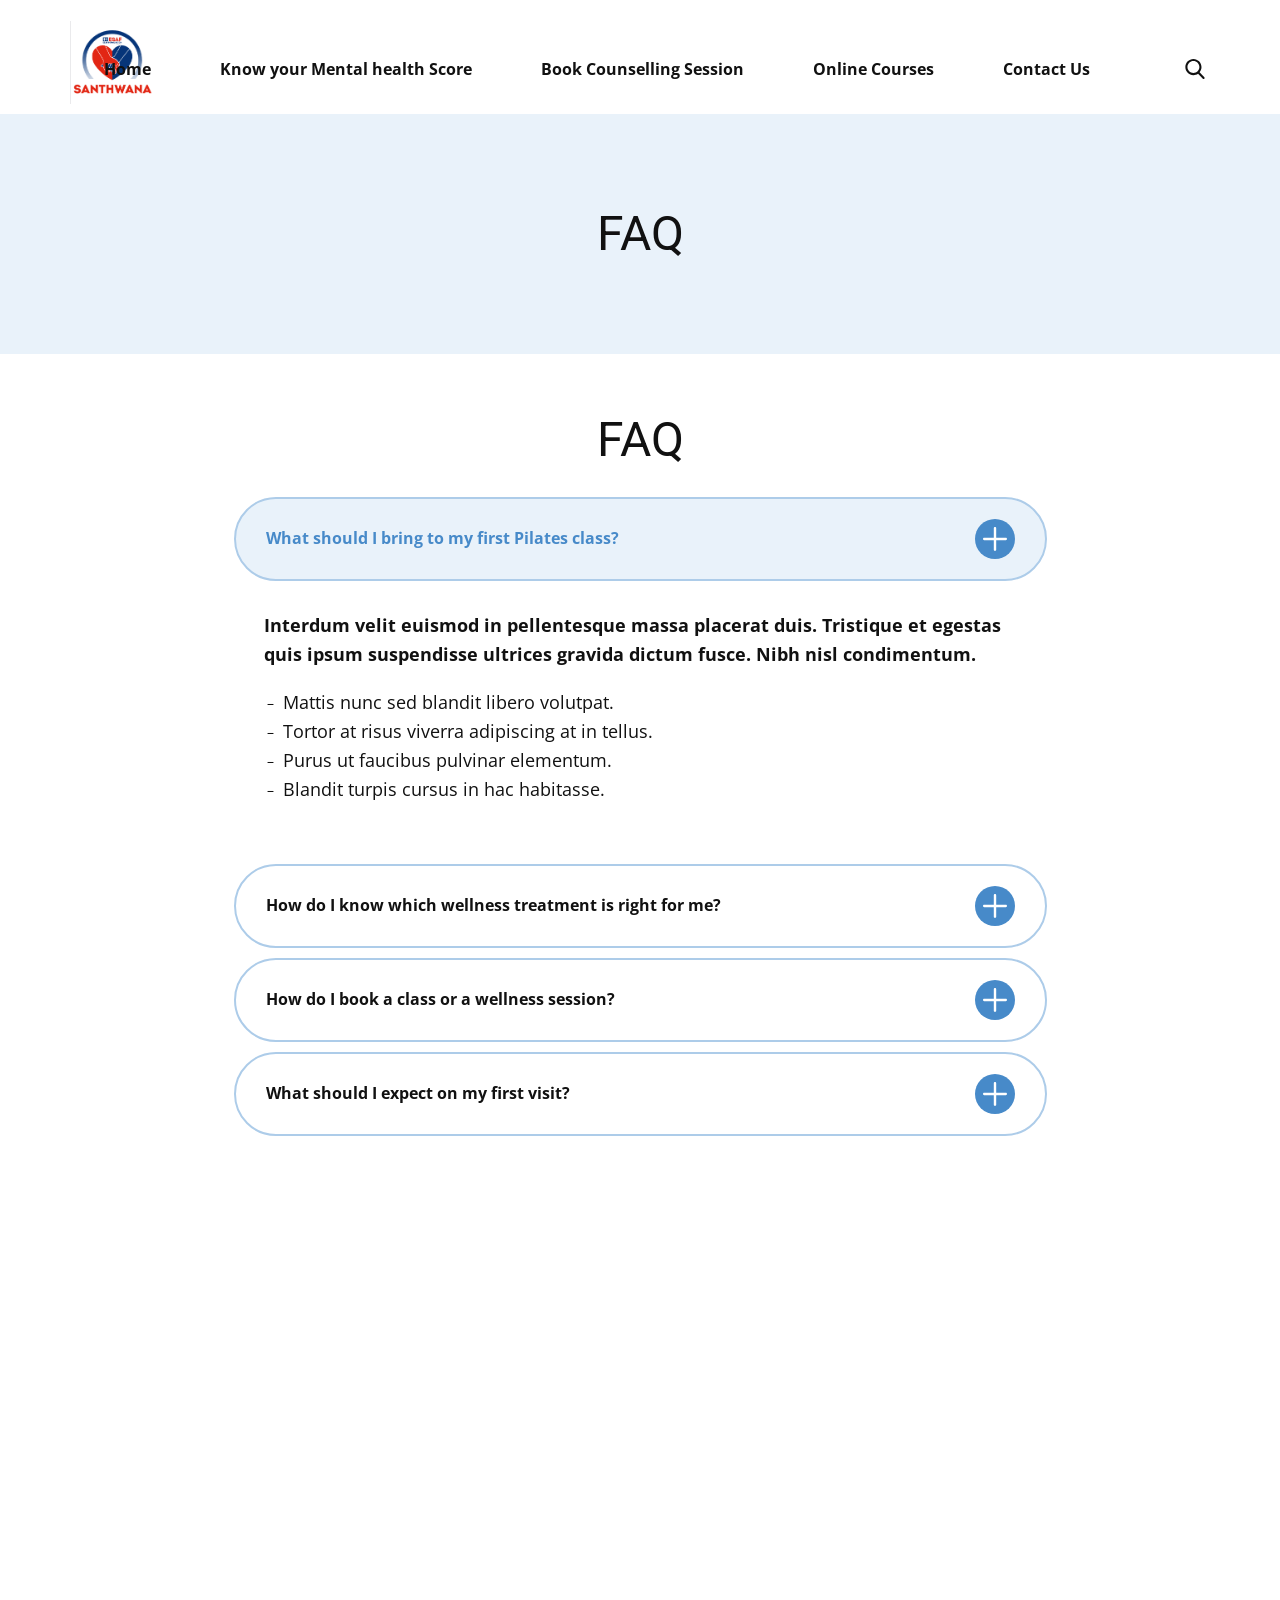
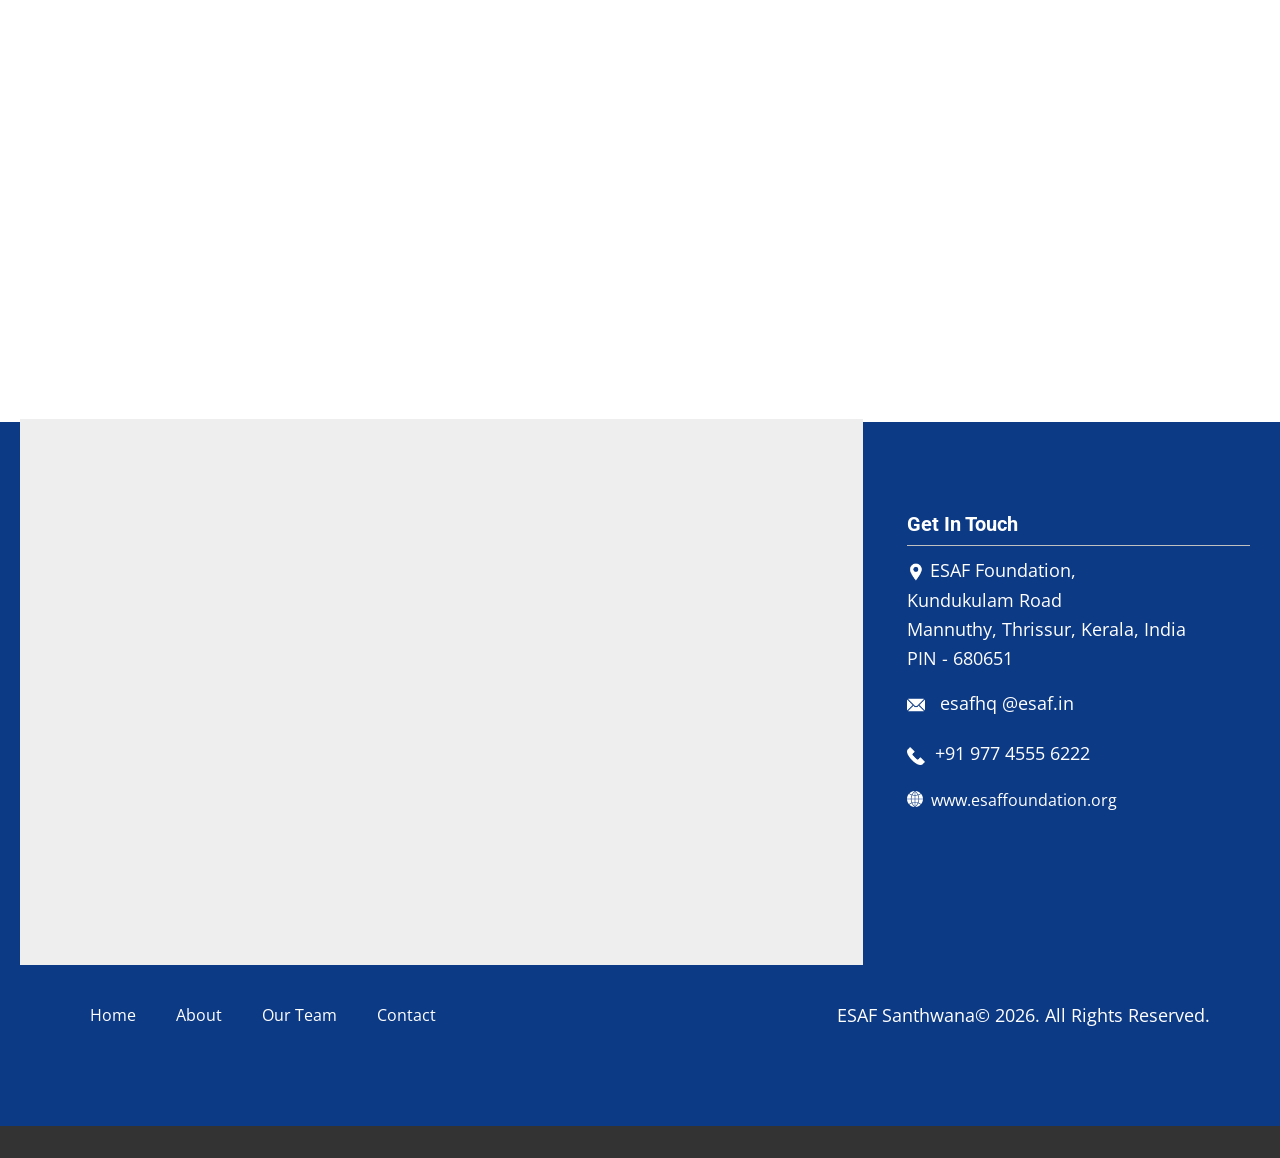
<file: FAQ-Page.html>
<!DOCTYPE html>
<html style="font-size: 16px;" lang="en"><head>
    <meta name="viewport" content="width=device-width, initial-scale=1.0">
    <meta charset="utf-8">
    <meta name="keywords" content="FAQ, FAQ, ​Tell us more">
    <meta name="description" content="">
    <title>FAQ Page</title>
    <link rel="stylesheet" href="nicepage.css" media="screen">
<link rel="stylesheet" href="FAQ-Page.css" media="screen">
    <script class="u-script" type="text/javascript" src="jquery.js" defer=""></script>
    <script class="u-script" type="text/javascript" src="nicepage.js" defer=""></script>
    <meta name="generator" content="Nicepage 8.6.2, nicepage.com">
    
    
    
    
    
    <link id="u-page-google-font" rel="stylesheet" href="https://fonts.googleapis.com/css2?display=swap&amp;family=Roboto:ital,wght@0,100;0,200;0,300;0,400;0,500;0,600;0,700;0,800;0,900;1,100;1,200;1,300;1,400;1,500;1,600;1,700;1,800;1,900&amp;family=Open+Sans:ital,wght@0,300;0,400;0,500;0,600;0,700;0,800;1,300;1,400;1,500;1,600;1,700;1,800">
    <script type="application/ld+json">{
		"@context": "http://schema.org",
		"@type": "Organization",
		"name": "",
		"logo": "images/Logosanthwana.png"
}</script>
    <meta name="theme-color" content="#478ac9">
    <meta property="og:title" content="FAQ Page">
    <meta property="og:type" content="website">
  <meta data-intl-tel-input-cdn-path="intlTelInput/"></head>
  <body data-path-to-root="./" data-include-products="false" class="u-body u-clearfix u-xl-mode" data-lang="en"><header class="u-clearfix u-header u-header" id="header"><div class="u-clearfix u-sheet u-sheet-1">
        <a href="#" class="u-image u-logo u-image-1" data-image-width="199" data-image-height="198">
          <img src="images/Logosanthwana.png" class="u-logo-image u-logo-image-1">
        </a>
        <nav class="u-menu u-menu-one-level u-offcanvas u-menu-1" role="navigation" aria-label="Menu navigation">
          <div class="menu-collapse" style="font-size: 1rem; letter-spacing: 0px; font-weight: 700;">
            <a class="u-button-style u-custom-left-right-menu-spacing u-custom-padding-bottom u-custom-text-hover-color u-custom-top-bottom-menu-spacing u-hamburger-link u-nav-link u-text-active-palette-1-base u-text-hover-palette-2-base" href="#" tabindex="-1" aria-label="Open menu" aria-controls="261f">
              <svg class="u-svg-link" viewBox="0 0 24 24"><use xlink:href="#menu-hamburger"></use></svg>
              <svg class="u-svg-content" version="1.1" id="menu-hamburger" viewBox="0 0 16 16" x="0px" y="0px" xmlns:xlink="http://www.w3.org/1999/xlink" xmlns="http://www.w3.org/2000/svg"><g><rect y="1" width="16" height="2"></rect><rect y="7" width="16" height="2"></rect><rect y="13" width="16" height="2"></rect>
</g></svg>
            </a>
          </div>
          <div class="u-custom-menu u-nav-container">
            <ul class="u-nav u-unstyled u-nav-1" role="menubar"><li role="none" class="u-nav-item"><a role="menuitem" class="u-button-style u-nav-link u-text-active-palette-1-base u-text-hover-palette-1-base u-nav-link-2" href="./">Home</a>
</li><li role="none" class="u-nav-item"><a tabindex="-1" role="menuitem" class="u-button-style u-nav-link u-text-active-palette-1-base u-text-hover-palette-1-base u-nav-link-2" href="https://bewinwilsonmathews.github.io/Santhwana/Santhwana.html" target="_blank">Know your Mental health Score</a>
</li><li role="none" class="u-nav-item"><a tabindex="-1" role="menuitem" class="u-button-style u-nav-link u-text-active-palette-1-base u-text-hover-palette-1-base u-nav-link-2" href="https://meetpro.club/studentmentor" target="_blank">Book Counselling Session</a>
</li><li role="none" class="u-nav-item"><a tabindex="-1" role="menuitem" class="u-button-style u-nav-link u-text-active-palette-1-base u-text-hover-palette-1-base u-nav-link-2" href="https://script.google.com/macros/s/AKfycbzLUiHWCuA23xT3r5N1A-uJz3avY5cB6EeaaajBGBmp5HIz8C4YGnMHK1bf3oDaUm6wXw/exec" target="_blank">Online Courses</a>
</li><li role="none" class="u-nav-item"><a tabindex="-1" role="menuitem" class="u-button-style u-nav-link u-text-active-palette-1-base u-text-hover-palette-1-base u-nav-link-2" href="./#block-17" data-page-id="1332116969" target="_blank">Contact Us</a>
</li></ul>
          </div>
          <div class="u-custom-menu u-nav-container-collapse" id="261f" role="region" aria-label="Menu panel">
            <div class="u-black u-container-style u-inner-container-layout u-opacity u-opacity-95 u-sidenav">
              <div class="u-inner-container-layout u-sidenav-overflow">
                <div class="u-menu-close" tabindex="-1" aria-label="Close menu"></div>
                <ul class="u-align-center u-nav u-popupmenu-items u-unstyled u-nav-2" role="menubar"><li role="none" class="u-nav-item"><a role="menuitem" class="u-button-style u-nav-link" href="./">Home</a>
</li><li role="none" class="u-nav-item"><a tabindex="-1" role="menuitem" class="u-button-style u-nav-link" href="https://bewinwilsonmathews.github.io/Santhwana/Santhwana.html" target="_blank">Know your Mental health Score</a>
</li><li role="none" class="u-nav-item"><a tabindex="-1" role="menuitem" class="u-button-style u-nav-link" href="https://meetpro.club/studentmentor" target="_blank">Book Counselling Session</a>
</li><li role="none" class="u-nav-item"><a tabindex="-1" role="menuitem" class="u-button-style u-nav-link" href="https://script.google.com/macros/s/AKfycbzLUiHWCuA23xT3r5N1A-uJz3avY5cB6EeaaajBGBmp5HIz8C4YGnMHK1bf3oDaUm6wXw/exec" target="_blank">Online Courses</a>
</li><li role="none" class="u-nav-item"><a tabindex="-1" role="menuitem" class="u-button-style u-nav-link" href="./#block-17" data-page-id="1332116969" target="_blank">Contact Us</a>
</li></ul>
              </div>
            </div>
            <div class="u-black u-menu-overlay u-opacity u-opacity-70"></div>
          </div>
        </nav>
        <form action="#" class="u-search u-search-layout-icon u-search-left u-search-1" data-search-token="no-license" data-href="search/search.html" data-page-id="97988421">
          <div class="u-search-overlay"></div>
          <button class="u-search-button" type="submit"><span class="u-search-icon u-search-icon-1">
              <svg class="u-svg-link" preserveAspectRatio="xMidYMin slice" viewBox="0 0 56.966 56.966"><use xlink:href="#svg-8e85"></use></svg>
              <svg xmlns="http://www.w3.org/2000/svg" xmlns:xlink="http://www.w3.org/1999/xlink" version="1.1" id="svg-8e85" x="0px" y="0px" viewBox="0 0 56.966 56.966" style="enable-background:new 0 0 56.966 56.966;" xml:space="preserve" class="u-svg-content"><path d="M55.146,51.887L41.588,37.786c3.486-4.144,5.396-9.358,5.396-14.786c0-12.682-10.318-23-23-23s-23,10.318-23,23  s10.318,23,23,23c4.761,0,9.298-1.436,13.177-4.162l13.661,14.208c0.571,0.593,1.339,0.92,2.162,0.92  c0.779,0,1.518-0.297,2.079-0.837C56.255,54.982,56.293,53.08,55.146,51.887z M23.984,6c9.374,0,17,7.626,17,17s-7.626,17-17,17  s-17-7.626-17-17S14.61,6,23.984,6z"></path></svg></span>
          </button>
          <input class="u-search-input" type="search" name="search" value="" placeholder="Search">
        </form>
      </div></header>
    <section class="u-clearfix u-container-align-center u-palette-1-light-3 u-section-1" id="block-1">
      <div class="u-clearfix u-sheet u-valign-middle u-sheet-1">
        <h2 class="u-align-center u-text u-text-default u-text-1">FAQ</h2>
      </div>
    </section>
    <section class="u-clearfix u-container-align-center u-section-2" id="block-2">
      <div class="u-clearfix u-sheet u-valign-middle u-sheet-1">
        <h2 class="u-align-center u-text u-text-default u-text-1">FAQ</h2>
        <div class="u-accordion u-spacing-10 u-accordion-1" role="tablist">
          <div class="u-accordion-item u-accordion-item-1">
            <a class="active u-accordion-link u-active-palette-1-light-3 u-border-2 u-border-active-palette-1-light-2 u-border-hover-palette-1-light-2 u-border-palette-1-light-2 u-btn-round u-button-style u-radius u-text-active-palette-1-base u-text-body-color u-accordion-link-1" id="link-accordion-7c0e" aria-controls="accordion-7c0e" aria-selected="true" role="tab"><span class="u-accordion-link-text"> What should I bring to my first Pilates class?<br></span><span class="u-accordion-link-icon u-icon u-icon-circle u-palette-1-base u-text-white u-icon-1"><svg class="u-svg-link" preserveAspectRatio="xMidYMin slice" viewBox="0 0 426.66667 426.66667" style=""><use xlink:href="#svg-347e"></use></svg><svg class="u-svg-content" viewBox="0 0 426.66667 426.66667" id="svg-347e"><path d="m405.332031 192h-170.664062v-170.667969c0-11.773437-9.558594-21.332031-21.335938-21.332031-11.773437 0-21.332031 9.558594-21.332031 21.332031v170.667969h-170.667969c-11.773437 0-21.332031 9.558594-21.332031 21.332031 0 11.777344 9.558594 21.335938 21.332031 21.335938h170.667969v170.664062c0 11.777344 9.558594 21.335938 21.332031 21.335938 11.777344 0 21.335938-9.558594 21.335938-21.335938v-170.664062h170.664062c11.777344 0 21.335938-9.558594 21.335938-21.335938 0-11.773437-9.558594-21.332031-21.335938-21.332031zm0 0"></path></svg></span>
            </a>
            <div class="u-accordion-active u-accordion-pane u-align-left u-container-align-left u-container-style u-white u-accordion-pane-1" id="accordion-7c0e" aria-labelledby="link-accordion-7c0e" role="tabpanel">
              <div class="u-container-layout u-valign-top u-container-layout-1">
                <p class="u-text u-text-2">Interdum velit euismod in pellentesque massa placerat duis. Tristique et egestas quis ipsum suspendisse ultrices gravida dictum fusce. Nibh nisl condimentum.</p>
                <ul class="u-custom-list u-text u-text-3">
                  <li>
                    <div class="u-list-icon">
                      <div xmlns="http://www.w3.org/2000/svg" xmlns:xlink="http://www.w3.org/1999/xlink" version="1.1" xml:space="preserve" class="u-svg-content">–</div>
                    </div>Mattis nunc sed blandit libero volutpat. 
                  </li>
                  <li>
                    <div class="u-list-icon">
                      <div xmlns="http://www.w3.org/2000/svg" xmlns:xlink="http://www.w3.org/1999/xlink" version="1.1" xml:space="preserve" class="u-svg-content">–</div>
                    </div>Tortor at risus viverra adipiscing at in tellus. 
                  </li>
                  <li>
                    <div class="u-list-icon">
                      <div xmlns="http://www.w3.org/2000/svg" xmlns:xlink="http://www.w3.org/1999/xlink" version="1.1" xml:space="preserve" class="u-svg-content">–</div>
                    </div>Purus ut faucibus pulvinar elementum. 
                  </li>
                  <li>
                    <div class="u-list-icon">
                      <div xmlns="http://www.w3.org/2000/svg" xmlns:xlink="http://www.w3.org/1999/xlink" version="1.1" xml:space="preserve" class="u-svg-content">–</div>
                    </div>Blandit turpis cursus in hac habitasse. 
                  </li>
                </ul>
              </div>
            </div>
          </div>
          <div class="u-accordion-item u-accordion-item-2">
            <a class="u-accordion-link u-active-palette-1-light-3 u-border-2 u-border-active-palette-1-light-2 u-border-hover-palette-1-light-2 u-border-palette-1-light-2 u-btn-round u-button-style u-radius u-text-active-palette-1-base u-text-body-color u-accordion-link-2" id="link-accordion-05cb" aria-controls="accordion-05cb" aria-selected="false" role="tab"><span class="u-accordion-link-text"> How do I know which wellness treatment is right for me?</span><span class="u-accordion-link-icon u-icon u-icon-circle u-palette-1-base u-text-white u-icon-2"><svg class="u-svg-link" preserveAspectRatio="xMidYMin slice" viewBox="0 0 426.66667 426.66667" style=""><use xlink:href="#svg-ae03"></use></svg><svg class="u-svg-content" viewBox="0 0 426.66667 426.66667" id="svg-ae03"><path d="m405.332031 192h-170.664062v-170.667969c0-11.773437-9.558594-21.332031-21.335938-21.332031-11.773437 0-21.332031 9.558594-21.332031 21.332031v170.667969h-170.667969c-11.773437 0-21.332031 9.558594-21.332031 21.332031 0 11.777344 9.558594 21.335938 21.332031 21.335938h170.667969v170.664062c0 11.777344 9.558594 21.335938 21.332031 21.335938 11.777344 0 21.335938-9.558594 21.335938-21.335938v-170.664062h170.664062c11.777344 0 21.335938-9.558594 21.335938-21.335938 0-11.773437-9.558594-21.332031-21.335938-21.332031zm0 0"></path></svg></span>
            </a>
            <div class="u-accordion-pane u-align-left u-container-align-left u-container-style u-white u-accordion-pane-2" id="accordion-05cb" aria-labelledby="link-accordion-05cb" role="tabpanel">
              <div class="u-container-layout u-valign-top u-container-layout-2">
                <ul class="u-custom-list u-text u-text-4">
                  <li>
                    <div class="u-list-icon">
                      <div xmlns="http://www.w3.org/2000/svg" xmlns:xlink="http://www.w3.org/1999/xlink" version="1.1" xml:space="preserve" class="u-svg-content">–</div>
                    </div>Interdum velit euismod in pellentesque massa. 
                  </li>
                  <li>
                    <div class="u-list-icon">
                      <div xmlns="http://www.w3.org/2000/svg" xmlns:xlink="http://www.w3.org/1999/xlink" version="1.1" xml:space="preserve" class="u-svg-content">–</div>
                    </div>Tristique et egestas quis ipsum suspendisse ultrices gravidae. 
                  </li>
                  <li>
                    <div class="u-list-icon">
                      <div xmlns="http://www.w3.org/2000/svg" xmlns:xlink="http://www.w3.org/1999/xlink" version="1.1" xml:space="preserve" class="u-svg-content">–</div>
                    </div>Nibh nisl condimentum id venenatis a condimentum. 
                  </li>
                  <li>
                    <div class="u-list-icon">
                      <div xmlns="http://www.w3.org/2000/svg" xmlns:xlink="http://www.w3.org/1999/xlink" version="1.1" xml:space="preserve" class="u-svg-content">–</div>
                    </div>Diam volutpat commodo sed egestas egestas fringilla. 
                  </li>
                </ul>
              </div>
            </div>
          </div>
          <div class="u-accordion-item u-accordion-item-3">
            <a class="u-accordion-link u-active-palette-1-light-3 u-border-2 u-border-active-palette-1-light-2 u-border-hover-palette-1-light-2 u-border-palette-1-light-2 u-btn-round u-button-style u-radius u-text-active-palette-1-base u-text-body-color u-accordion-link-3" id="link-accordion-a6bb" aria-controls="accordion-a6bb" aria-selected="false" role="tab"><span class="u-accordion-link-text"> How do I book a class or a wellness session?</span><span class="u-accordion-link-icon u-icon u-icon-circle u-palette-1-base u-text-white u-icon-3"><svg class="u-svg-link" preserveAspectRatio="xMidYMin slice" viewBox="0 0 426.66667 426.66667" style=""><use xlink:href="#svg-a4a8"></use></svg><svg class="u-svg-content" viewBox="0 0 426.66667 426.66667" id="svg-a4a8"><path d="m405.332031 192h-170.664062v-170.667969c0-11.773437-9.558594-21.332031-21.335938-21.332031-11.773437 0-21.332031 9.558594-21.332031 21.332031v170.667969h-170.667969c-11.773437 0-21.332031 9.558594-21.332031 21.332031 0 11.777344 9.558594 21.335938 21.332031 21.335938h170.667969v170.664062c0 11.777344 9.558594 21.335938 21.332031 21.335938 11.777344 0 21.335938-9.558594 21.335938-21.335938v-170.664062h170.664062c11.777344 0 21.335938-9.558594 21.335938-21.335938 0-11.773437-9.558594-21.332031-21.335938-21.332031zm0 0"></path></svg></span>
            </a>
            <div class="u-accordion-pane u-align-left u-container-align-left u-container-style u-white u-accordion-pane-3" id="accordion-a6bb" aria-labelledby="link-accordion-a6bb" role="tabpanel">
              <div class="u-container-layout u-valign-top u-container-layout-3">
                <ul class="u-custom-list u-text u-text-5">
                  <li>
                    <div class="u-list-icon">
                      <div xmlns="http://www.w3.org/2000/svg" xmlns:xlink="http://www.w3.org/1999/xlink" version="1.1" xml:space="preserve" class="u-svg-content">–</div>
                    </div>Mattis nunc sed blandit libero volutpat. 
                  </li>
                  <li>
                    <div class="u-list-icon">
                      <div xmlns="http://www.w3.org/2000/svg" xmlns:xlink="http://www.w3.org/1999/xlink" version="1.1" xml:space="preserve" class="u-svg-content">–</div>
                    </div>Tortor at risus viverra adipiscing at in tellus. 
                  </li>
                  <li>
                    <div class="u-list-icon">
                      <div xmlns="http://www.w3.org/2000/svg" xmlns:xlink="http://www.w3.org/1999/xlink" version="1.1" xml:space="preserve" class="u-svg-content">–</div>
                    </div>Purus ut faucibus pulvinar elementum. 
                  </li>
                  <li>
                    <div class="u-list-icon">
                      <div xmlns="http://www.w3.org/2000/svg" xmlns:xlink="http://www.w3.org/1999/xlink" version="1.1" xml:space="preserve" class="u-svg-content">–</div>
                    </div>Blandit turpis cursus in hac habitasse.
                  </li>
                </ul>
              </div>
            </div>
          </div>
          <div class="u-accordion-item u-accordion-item-4">
            <a class="u-accordion-link u-active-palette-1-light-3 u-border-2 u-border-active-palette-1-light-2 u-border-hover-palette-1-light-2 u-border-palette-1-light-2 u-btn-round u-button-style u-radius u-text-active-palette-1-base u-text-body-color u-accordion-link-4" id="link-92f7" role="tab" aria-controls="92f7" aria-selected="false"><span class="u-accordion-link-text"> What should I expect on my first visit?</span><span class="u-accordion-link-icon u-icon u-icon-circle u-palette-1-base u-text-white u-icon-4"><svg class="u-svg-link" preserveAspectRatio="xMidYMin slice" viewBox="0 0 426.66667 426.66667" style=""><use xlink:href="#svg-40cf"></use></svg><svg class="u-svg-content" viewBox="0 0 426.66667 426.66667" id="svg-40cf"><path d="m405.332031 192h-170.664062v-170.667969c0-11.773437-9.558594-21.332031-21.335938-21.332031-11.773437 0-21.332031 9.558594-21.332031 21.332031v170.667969h-170.667969c-11.773437 0-21.332031 9.558594-21.332031 21.332031 0 11.777344 9.558594 21.335938 21.332031 21.335938h170.667969v170.664062c0 11.777344 9.558594 21.335938 21.332031 21.335938 11.777344 0 21.335938-9.558594 21.335938-21.335938v-170.664062h170.664062c11.777344 0 21.335938-9.558594 21.335938-21.335938 0-11.773437-9.558594-21.332031-21.335938-21.332031zm0 0"></path></svg></span>
            </a>
            <div class="u-accordion-pane u-align-left u-container-align-left u-container-style u-white u-accordion-pane-4" id="92f7" role="tabpanel" aria-labelledby="link-92f7">
              <div class="u-container-layout u-container-layout-4">
                <p class="u-text u-text-6"> Mattis nunc sed blandit libero volutpat.<br>–Tortor at risus viverra adipiscing at in tellus. <br>– Purus ut faucibus pulvinar elementum.<br> – Blandit turpis cursus in hac habitasse.
                </p>
              </div>
            </div>
          </div>
        </div>
      </div>
    </section>
    <section class="u-align-center u-clearfix u-container-align-center u-section-3" id="block-3">
      <div class="u-clearfix u-sheet u-valign-bottom u-sheet-1">
        <div class="data-layout-selected u-clearfix u-expanded-width u-layout-wrap u-layout-wrap-1">
          <div class="u-gutter-0 u-layout">
            <div class="u-layout-row">
              <div class="u-align-left u-container-align-left u-container-align-left-md u-container-align-left-sm u-container-align-left-xl u-container-align-left-xs u-container-style u-layout-cell u-shape-rectangle u-size-30-lg u-size-30-xl u-size-60-md u-size-60-sm u-size-60-xs u-layout-cell-1" data-animation-name="customAnimationIn" data-animation-duration="1000" data-animation-delay="200">
                <div class="u-container-layout u-valign-bottom u-container-layout-1">
                  <img class="custom-expanded u-expanded-width-lg u-image u-image-default u-image-1" src="images/woman-think2-min.png" alt="" data-image-width="1000" data-image-height="1379">
                </div>
              </div>
              <div class="u-container-align-left-md u-container-align-left-sm u-container-align-left-xs u-container-style u-layout-cell u-size-30-lg u-size-30-xl u-size-60-md u-size-60-sm u-size-60-xs u-layout-cell-2" data-animation-name="customAnimationIn" data-animation-duration="1000" data-animation-delay="0">
                <div class="u-container-layout u-valign-middle u-container-layout-2">
                  <h2 class="u-align-left u-text u-text-1"> Tell us more</h2>
                  <div class="u-expanded-width u-layout-grid u-list u-list-1">
                    <div class="u-repeater u-repeater-1">
                      <div class="u-container-style u-list-item u-repeater-item u-shape-rectangle">
                        <div class="u-container-layout u-similar-container u-container-layout-3">
                          <div alt="" class="u-border-5 u-border-palette-1-base u-image u-image-circle u-image-2" data-image-width="211" data-image-height="211"></div>
                          <h5 class="u-text u-text-2">Celia Almeda</h5>
                          <p class="u-text u-text-3"> Excellent private wellness experience!&nbsp;&nbsp;At imperdiet dui accumsan sit amet nulla facilisi morbi tempus. Ut sem nulla pharetra diam sit amet nisl. Enim nunc</p>
                        </div>
                      </div>
                      <div class="u-container-style u-list-item u-repeater-item u-shape-rectangle">
                        <div class="u-container-layout u-similar-container u-container-layout-4">
                          <div alt="" class="u-border-5 u-border-palette-1-base u-image u-image-circle u-image-3" data-image-width="211" data-image-height="211"></div>
                          <h5 class="u-text u-text-4">Frank Kinney</h5>
                          <p class="u-text u-text-5">Proin sed libero enim sed faucibus turpis. At imperdiet dui accumsan sit amet nulla facilisi morbi tempus. Ut sem nulla pharetra diam sit amet nisl.&nbsp;</p>
                        </div>
                      </div>
                    </div>
                  </div>
                  <p class="u-align-left u-text u-text-6">Image from <a href="https://www.freepik.com/" class="u-active-none u-border-none u-btn u-button-link u-button-style u-hover-none u-none u-text-palette-1-base u-btn-1">Freepik</a>
                  </p>
                  <a href="" class="u-active-white u-align-left u-border-2 u-border-active-palette-2-base u-border-hover-palette-2-base u-border-palette-1-base u-btn u-btn-round u-button-style u-hover-white u-palette-1-base u-radius u-btn-2">Read more More</a>
                </div>
              </div>
            </div>
          </div>
        </div>
      </div>
    </section>
    
    
    
    <footer class="u-align-center-sm u-align-center-xs u-clearfix u-color-var u-footer u-footer" id="footer"><div class="custom-expanded data-layout-selected u-clearfix u-layout-wrap u-layout-wrap-1">
        <div class="u-gutter-0 u-layout">
          <div class="u-layout-row">
            <div class="u-container-style u-layout-cell u-shape-rectangle u-size-18-xxl u-size-40 u-layout-cell-1">
              <div class="u-container-layout u-valign-top-lg u-valign-top-md u-valign-top-sm u-valign-top-xs u-container-layout-1">
                <div class="custom-expanded u-grey-light-2 u-map u-map-1">
                  <div class="embed-responsive">
                    <iframe class="embed-responsive-item" src="https://www.google.com/maps/embed?pb=!1m18!1m12!1m3!1d502092.08882120444!2d75.64968288906248!3d10.532574000000007!2m3!1f0!2f0!3f0!3m2!1i1024!2i768!4f13.1!3m3!1m2!1s0x3ba7ef22c341648f%3A0xb27d6c3a1570b062!2sESAF%20Foundation%20Office!5e0!3m2!1sen!2sin!4v1786616922017!5m2!1sen!2sin" data-map="[base64]"></iframe>
                  </div>
                </div>
              </div>
            </div>
            <div class="u-container-style u-layout-cell u-shape-rectangle u-size-16-xxl u-size-20 u-layout-cell-2">
              <div class="u-container-layout u-valign-top u-container-layout-2">
                <h5 class="u-align-left u-text u-text-white u-text-1"> Get In Touch</h5>
                <div class="u-align-left u-border-1 u-border-grey-25 u-border-no-bottom u-border-no-left u-expanded-width u-line u-line-horizontal u-line-1" data-animation-name="" data-animation-duration="0" data-animation-delay="0" data-animation-direction=""></div>
                <p class="u-align-left u-text u-text-white u-text-2"><span class="u-file-icon u-icon u-text-white u-icon-1"><img src="images/1-b26c8bb7.png" alt=""></span>ESAF Foundation,&nbsp;<br>Kundukulam Road<br>Mannuthy, Thrissur, Kerala, India<br>PIN - 680651
                </p>
                <p class="u-align-left u-text u-text-default u-text-3"><span class="u-file-icon u-icon u-text-white u-icon-2"><img src="images/2-a85e65c4.png" alt=""></span>&nbsp; <a href="mailto:hi@car.repair.com" class="u-active-none u-border-1 u-border-active-white u-border-hover-white u-border-no-left u-border-no-right u-border-no-top u-btn u-button-link u-button-style u-hover-none u-none u-text-active-grey-10 u-text-body-alt-color u-text-hover-grey-10 u-btn-1" data-animation-name="" data-animation-duration="0" data-animation-delay="0" data-animation-direction="">esafhq @esaf.in</a>
                </p>
                <p class="u-align-left u-text u-text-4">
                  <a href="tel:+12345678910" class="u-active-none u-border-1 u-border-active-white u-border-hover-white u-border-no-left u-border-no-right u-border-no-top u-btn u-button-link u-button-style u-hover-none u-none u-text-active-grey-10 u-text-body-alt-color u-text-hover-grey-10 u-btn-2" data-animation-name="" data-animation-duration="0" data-animation-delay="0" data-animation-direction=""><span class="u-file-icon u-icon u-text-white u-icon-3"><img src="images/3-c91f3b92.png" alt=""></span> +91&nbsp;977 4555 6222
                  </a>
                </p>
                <a href="mailto:hi@car.repair.com" class="u-active-none u-border-1 u-border-active-white u-border-hover-white u-border-no-left u-border-no-right u-border-no-top u-btn u-button-link u-button-style u-hover-none u-none u-text-active-grey-10 u-text-body-alt-color u-text-hover-grey-10 u-btn-3" data-animation-name="" data-animation-duration="0" data-animation-delay="0" data-animation-direction=""><span class="u-icon"><svg class="u-svg-content" viewBox="0 0 57.949 57.949" x="0px" y="0px" style="width: 1em; height: 1em;"><g><path d="M29.975,27.985h11.972c-0.123-4.348-1.033-8.567-2.664-12.477c-3.01,0.874-6.131,1.355-9.308,1.44V27.985z"></path><path d="M40.384,13.057c2.928-1.01,5.731-2.392,8.328-4.169l0.653-0.5C44.588,3.658,38.18,0.58,31.071,0.069L30.553,0.49
		C34.767,3.979,38.099,8.268,40.384,13.057z"></path><path d="M29.975,2.628v12.32c2.891-0.082,5.731-0.513,8.473-1.283C36.421,9.505,33.557,5.753,29.975,2.628z"></path><path d="M41.531,42.202c3.13,1.132,6.12,2.668,8.885,4.639l0.868,0.65c3.976-4.785,6.439-10.866,6.665-17.505H43.947
		C43.834,34.224,43.006,38.343,41.531,42.202z"></path><path d="M9.237,8.888c2.597,1.777,5.401,3.158,8.328,4.169c2.285-4.788,5.617-9.077,9.832-12.567l-0.518-0.421
		c-7.125,0.512-13.547,3.603-18.328,8.35L9.237,8.888z"></path><path d="M27.975,2.628c-3.583,3.125-6.446,6.878-8.473,11.036c2.742,0.77,5.582,1.202,8.473,1.283V2.628z"></path><path d="M14.003,29.985H0c0.227,6.639,2.689,12.719,6.665,17.505l0.85-0.635c2.775-1.977,5.771-3.518,8.906-4.652
		C14.943,38.341,14.116,34.222,14.003,29.985z"></path><path d="M16.752,14.89c-3.037-1.064-5.945-2.505-8.644-4.351L7.17,9.897C2.901,14.768,0.236,21.072,0,27.985h14.003
		C14.124,23.425,15.061,18.997,16.752,14.89z"></path><path d="M16.003,27.985h11.972V16.948c-3.179-0.085-6.301-0.566-9.309-1.438C17.035,19.419,16.125,23.637,16.003,27.985z"></path><path d="M27.297,57.391c-4.419-3.695-7.841-8.259-10.111-13.341c-2.992,1.074-5.851,2.538-8.492,4.42l-0.689,0.515
		c4.774,5.003,11.31,8.304,18.605,8.896L27.297,57.391z"></path><path d="M27.975,40.023V29.985H16.003c0.113,4.019,0.905,7.924,2.313,11.58C21.429,40.627,24.669,40.111,27.975,40.023z"></path><path d="M49.236,48.456c-2.631-1.875-5.482-3.335-8.469-4.406c-2.272,5.094-5.698,9.662-10.113,13.344l0.685,0.487
		c7.295-0.592,13.832-3.892,18.606-8.895L49.236,48.456z"></path><path d="M49.885,10.507c-2.72,1.862-5.643,3.311-8.689,4.38c1.692,4.108,2.629,8.537,2.751,13.098h14.003
		c-0.237-6.935-2.917-13.256-7.209-18.133L49.885,10.507z"></path><path d="M27.975,55.342V42.023c-3.039,0.085-6.016,0.556-8.882,1.4C21.136,47.932,24.141,51.998,27.975,55.342z"></path><path d="M41.947,29.985H29.975v10.038c3.307,0.088,6.548,0.604,9.662,1.542C41.041,37.91,41.833,34.005,41.947,29.985z"></path><path d="M38.86,43.423c-2.866-0.844-5.845-1.314-8.885-1.4v13.323C33.806,52.013,36.814,47.943,38.86,43.423z"></path>
</g></svg></span>&nbsp;&nbsp;www.esaffoundation.org 
                </a>
              </div>
            </div>
          </div>
        </div>
      </div><div class="custom-expanded data-layout-selected u-clearfix u-layout-custom-xs u-layout-wrap u-layout-wrap-2">
        <div class="u-layout">
          <div class="u-layout-row">
            <div class="u-container-style u-layout-cell u-size-14-xs u-size-30-lg u-size-30-xl u-size-30-xxl u-size-60-md u-size-60-sm u-layout-cell-3">
              <div class="u-container-layout u-valign-middle u-container-layout-3">
                <nav class="u-menu u-menu-one-level u-offcanvas u-menu-1" data-responsive-from="XS" role="navigation">
                  <div class="menu-collapse">
                    <a class="u-button-style u-custom-text-color u-hamburger-link u-nav-link" aria-label="Open menu" aria-controls="e226" href="#">
                      <svg class="u-svg-link" viewBox="0 0 24 24"><use xlink:href="#svg-23e0"></use></svg>
                      <svg class="u-svg-content" version="1.1" id="svg-23e0" viewBox="0 0 16 16" x="0px" y="0px" xmlns:xlink="http://www.w3.org/1999/xlink" xmlns="http://www.w3.org/2000/svg"><g><rect y="1" width="16" height="2"></rect><rect y="7" width="16" height="2"></rect><rect y="13" width="16" height="2"></rect>
</g></svg>
                    </a>
                  </div>
                  <div class="u-custom-menu u-nav-container">
                    <ul class="u-nav u-unstyled" role="menubar"><li role="none" class="u-nav-item"><a tabindex="-1" role="menuitem" class="u-button-style u-nav-link u-text-white" href="#" aria-haspopup="true">Home</a>
</li><li role="none" class="u-nav-item"><a tabindex="-1" role="menuitem" class="u-button-style u-nav-link u-text-white" href="#">About</a>
</li><li role="none" class="u-nav-item"><a tabindex="-1" role="menuitem" class="u-button-style u-nav-link u-text-white" href="#">Our Team</a>
</li><li role="none" class="u-nav-item"><a tabindex="-1" role="menuitem" class="u-button-style u-nav-link u-text-white" href="#">Contact</a>
</li></ul>
                  </div>
                  <div id="e226" role="region" aria-label="Menu panel" class="u-custom-menu u-nav-container-collapse">
                    <div class="u-black u-container-style u-inner-container-layout u-opacity u-opacity-95 u-sidenav">
                      <div class="u-inner-container-layout u-sidenav-overflow">
                        <div class="u-menu-close" aria-label="Close menu"></div>
                        <ul class="u-align-center u-nav u-popupmenu-items u-unstyled u-nav-2" role="menubar"><li role="none" class="u-nav-item"><a tabindex="-1" role="menuitem" class="u-button-style u-nav-link" href="#" aria-haspopup="true">Home</a>
</li><li role="none" class="u-nav-item"><a tabindex="-1" role="menuitem" class="u-button-style u-nav-link" href="#">About</a>
</li><li role="none" class="u-nav-item"><a tabindex="-1" role="menuitem" class="u-button-style u-nav-link" href="#">Our Team</a>
</li><li role="none" class="u-nav-item"><a tabindex="-1" role="menuitem" class="u-button-style u-nav-link" href="#">Contact</a>
</li></ul>
                      </div>
                    </div>
                    <div class="u-black u-menu-overlay u-opacity u-opacity-70"></div>
                  </div>
                  <style class="menu-style">@media (max-width: 539px) {
                    [data-responsive-from="XS"] .u-nav-container {
                        display: none;
                    }
                    [data-responsive-from="XS"] .menu-collapse {
                        display: block;
                    }
                }</style>
                </nav>
              </div>
            </div>
            <div class="u-container-align-left-md u-container-align-left-sm u-container-align-right-lg u-container-align-right-xl u-container-align-right-xxl u-container-style u-layout-cell u-size-30-lg u-size-30-xl u-size-30-xxl u-size-46-xs u-size-60-md u-size-60-sm u-layout-cell-4">
              <div class="u-container-layout u-valign-bottom-xs u-valign-middle-lg u-valign-middle-md u-valign-middle-sm u-valign-middle-xl u-container-layout-4">
                <p class="u-align-left-md u-align-left-sm u-align-left-xs u-align-right-lg u-align-right-xl u-align-right-xxl u-text u-text-default-lg u-text-default-md u-text-default-sm u-text-default-xl u-text-white u-text-5">ESAF Santhwana© 2026. All Rights Reserved.</p>
              </div>
            </div>
          </div>
        </div>
      </div></footer>
    <section class="u-backlink u-clearfix u-grey-80"></section>
  
</body></html>
</file>
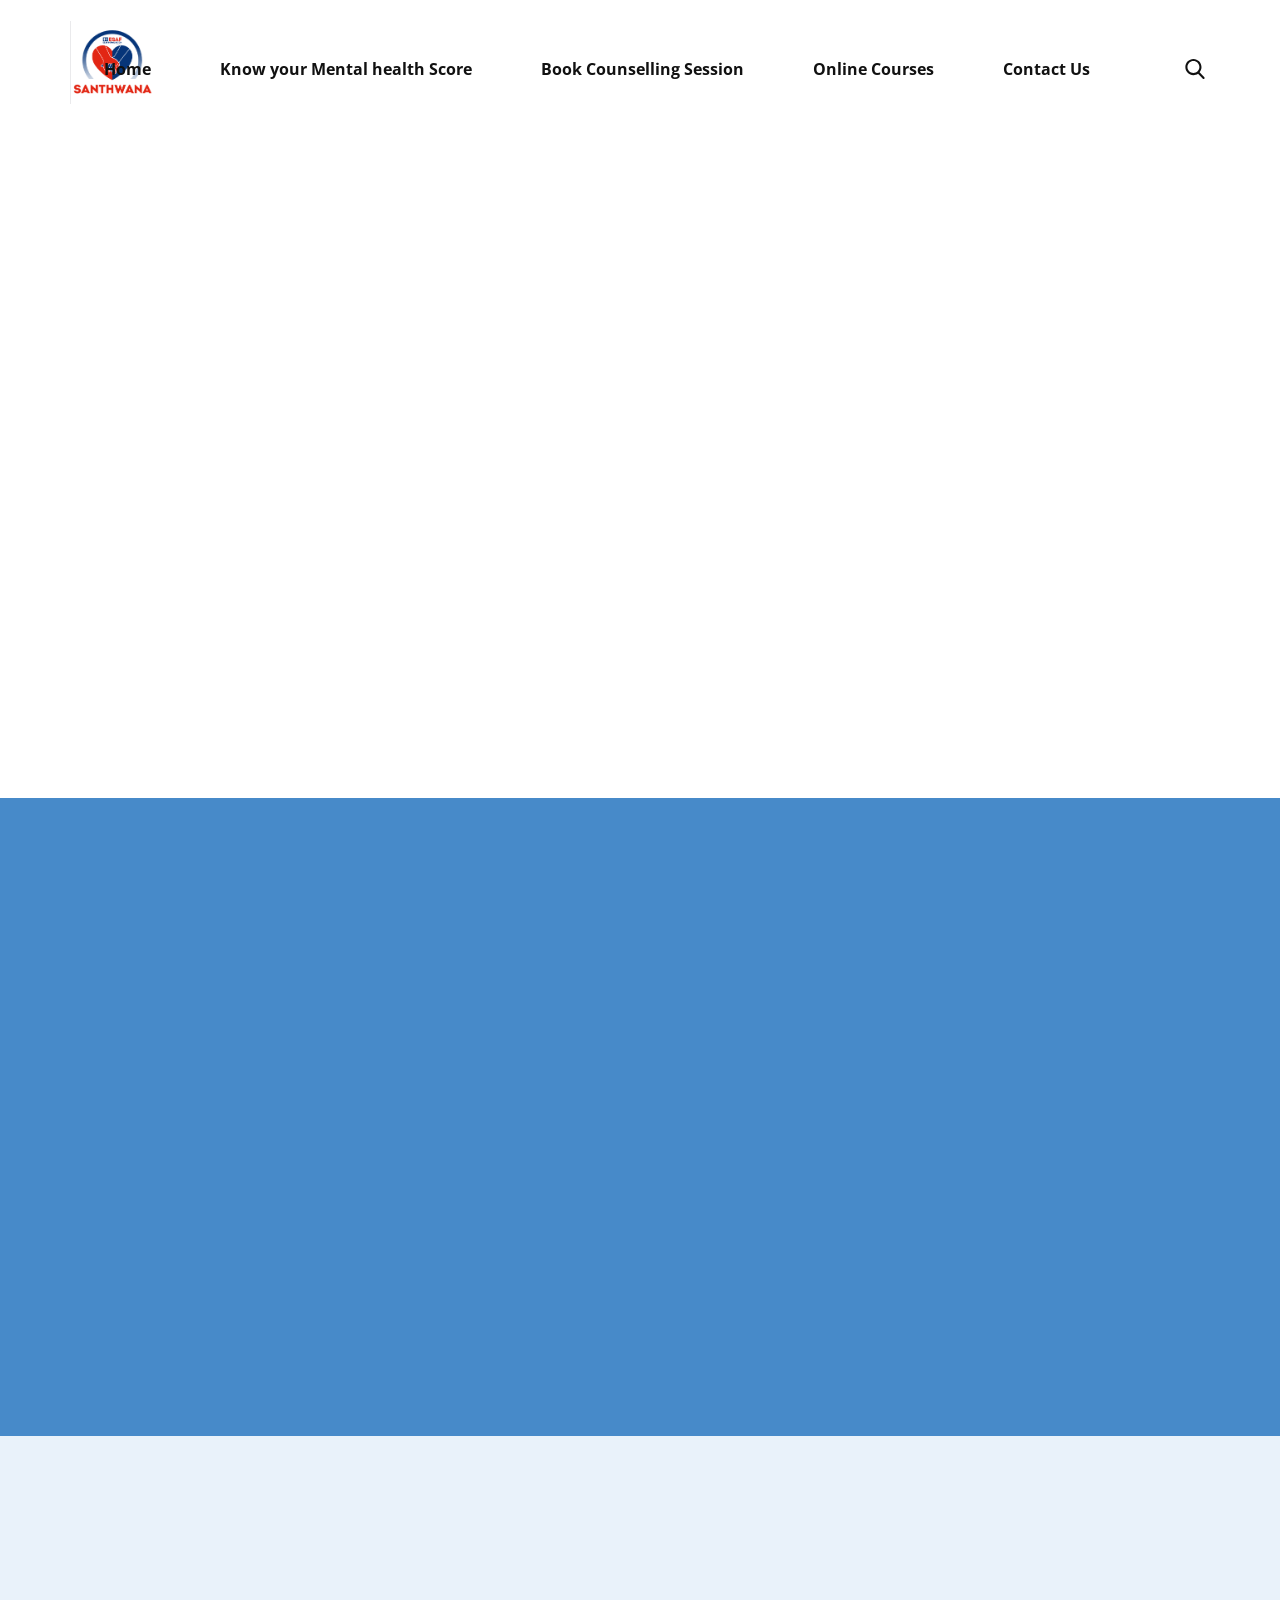
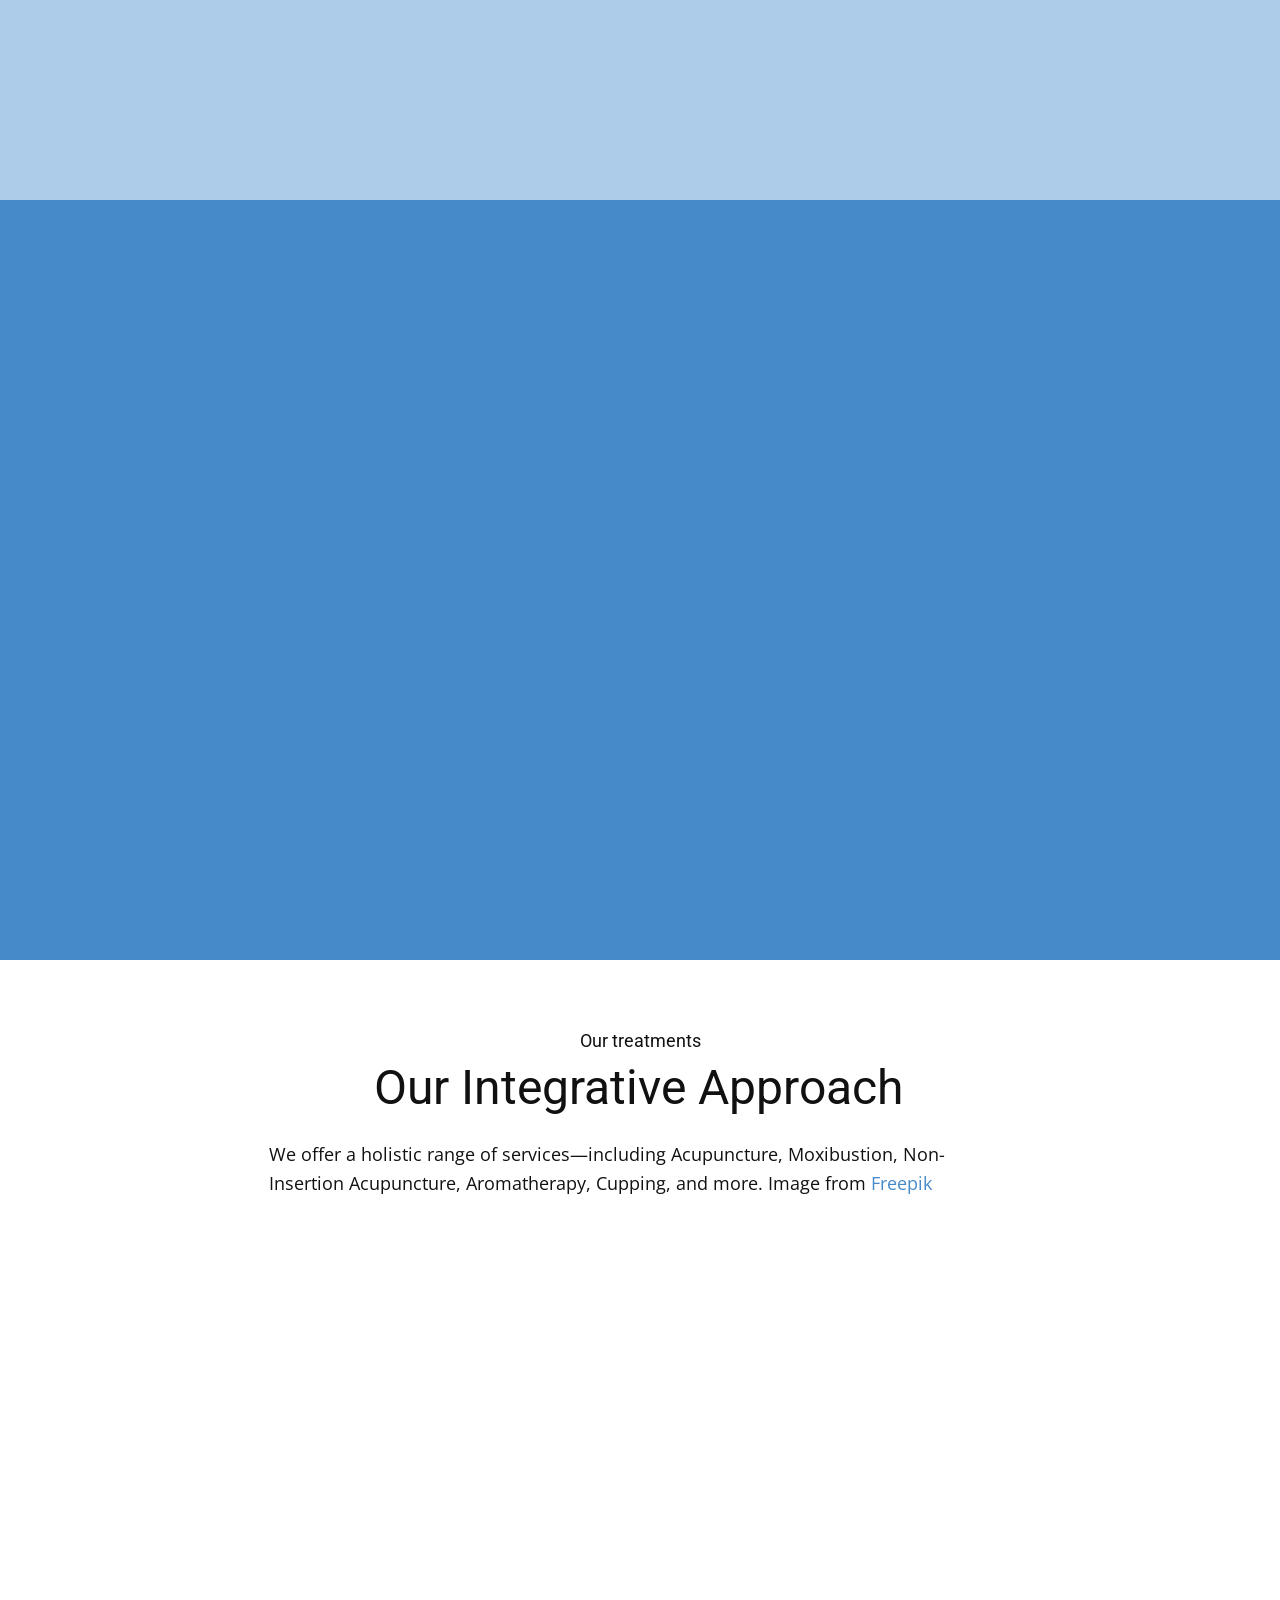
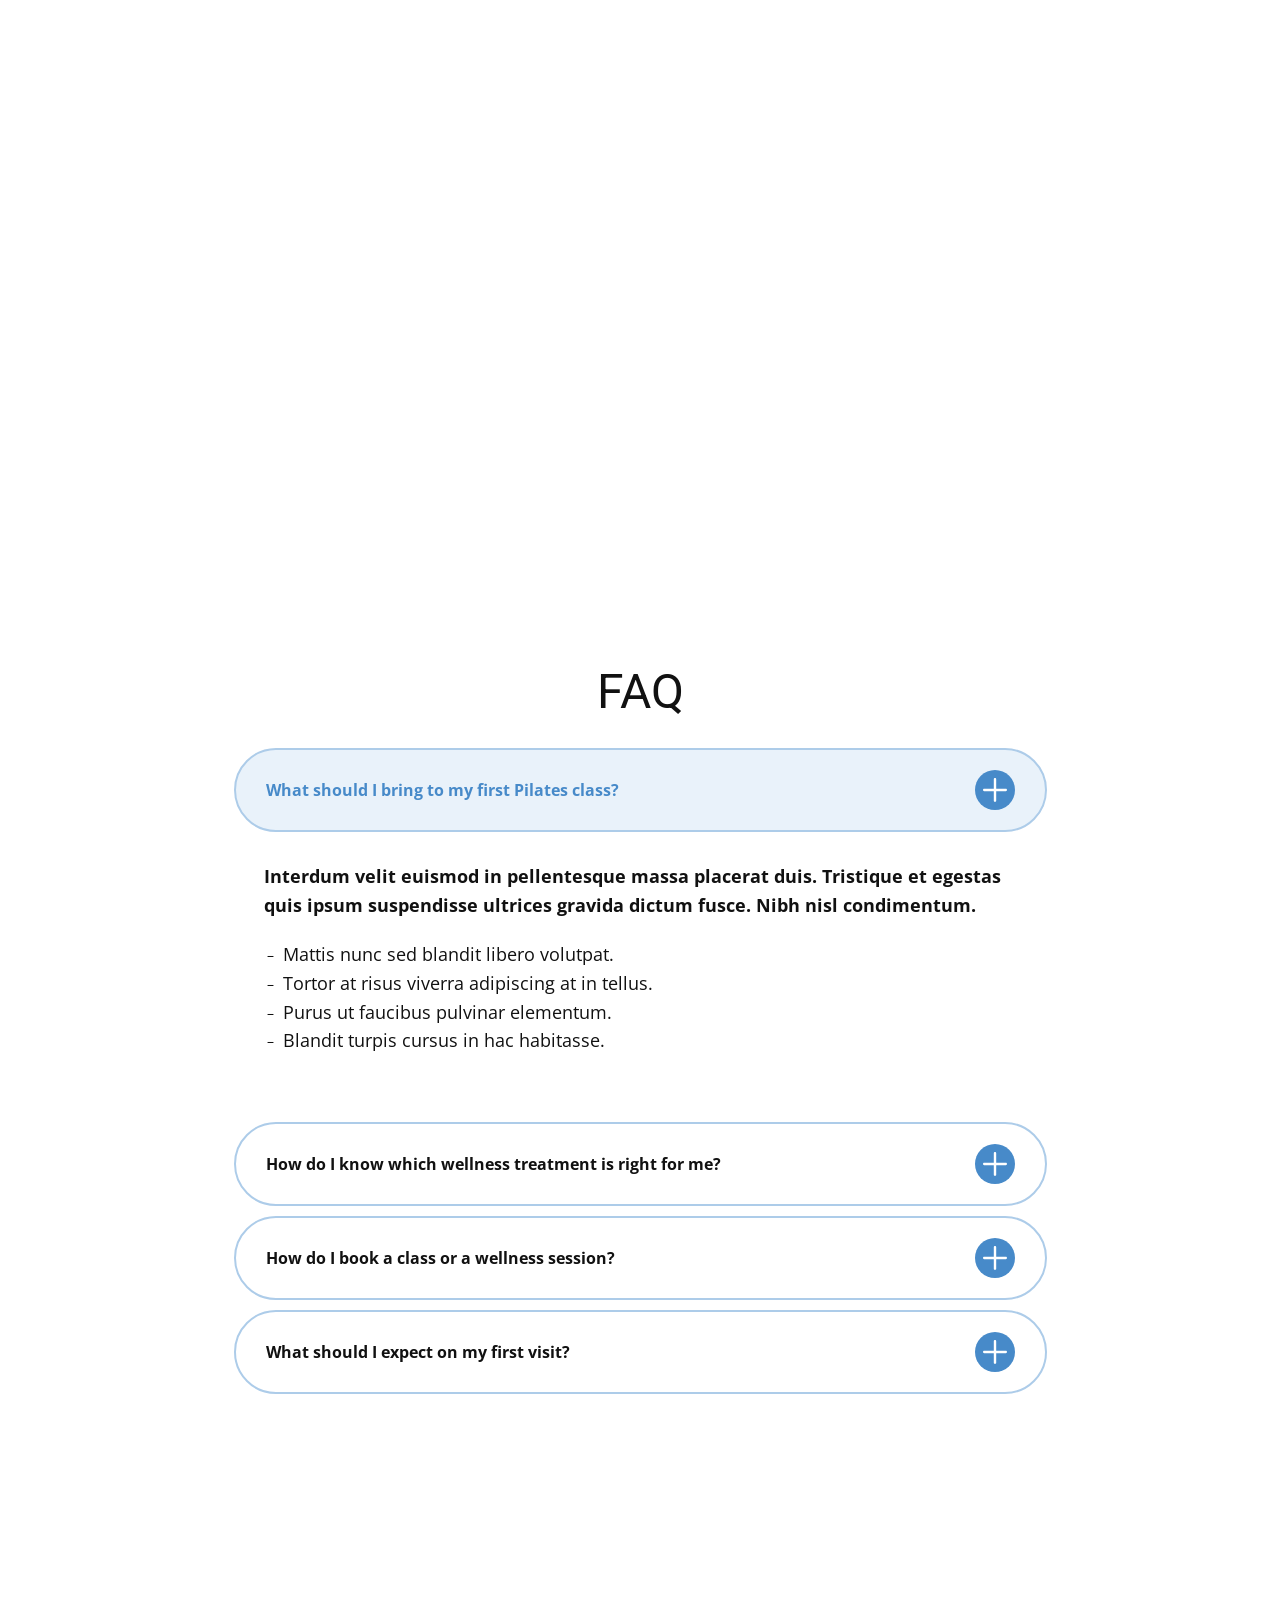
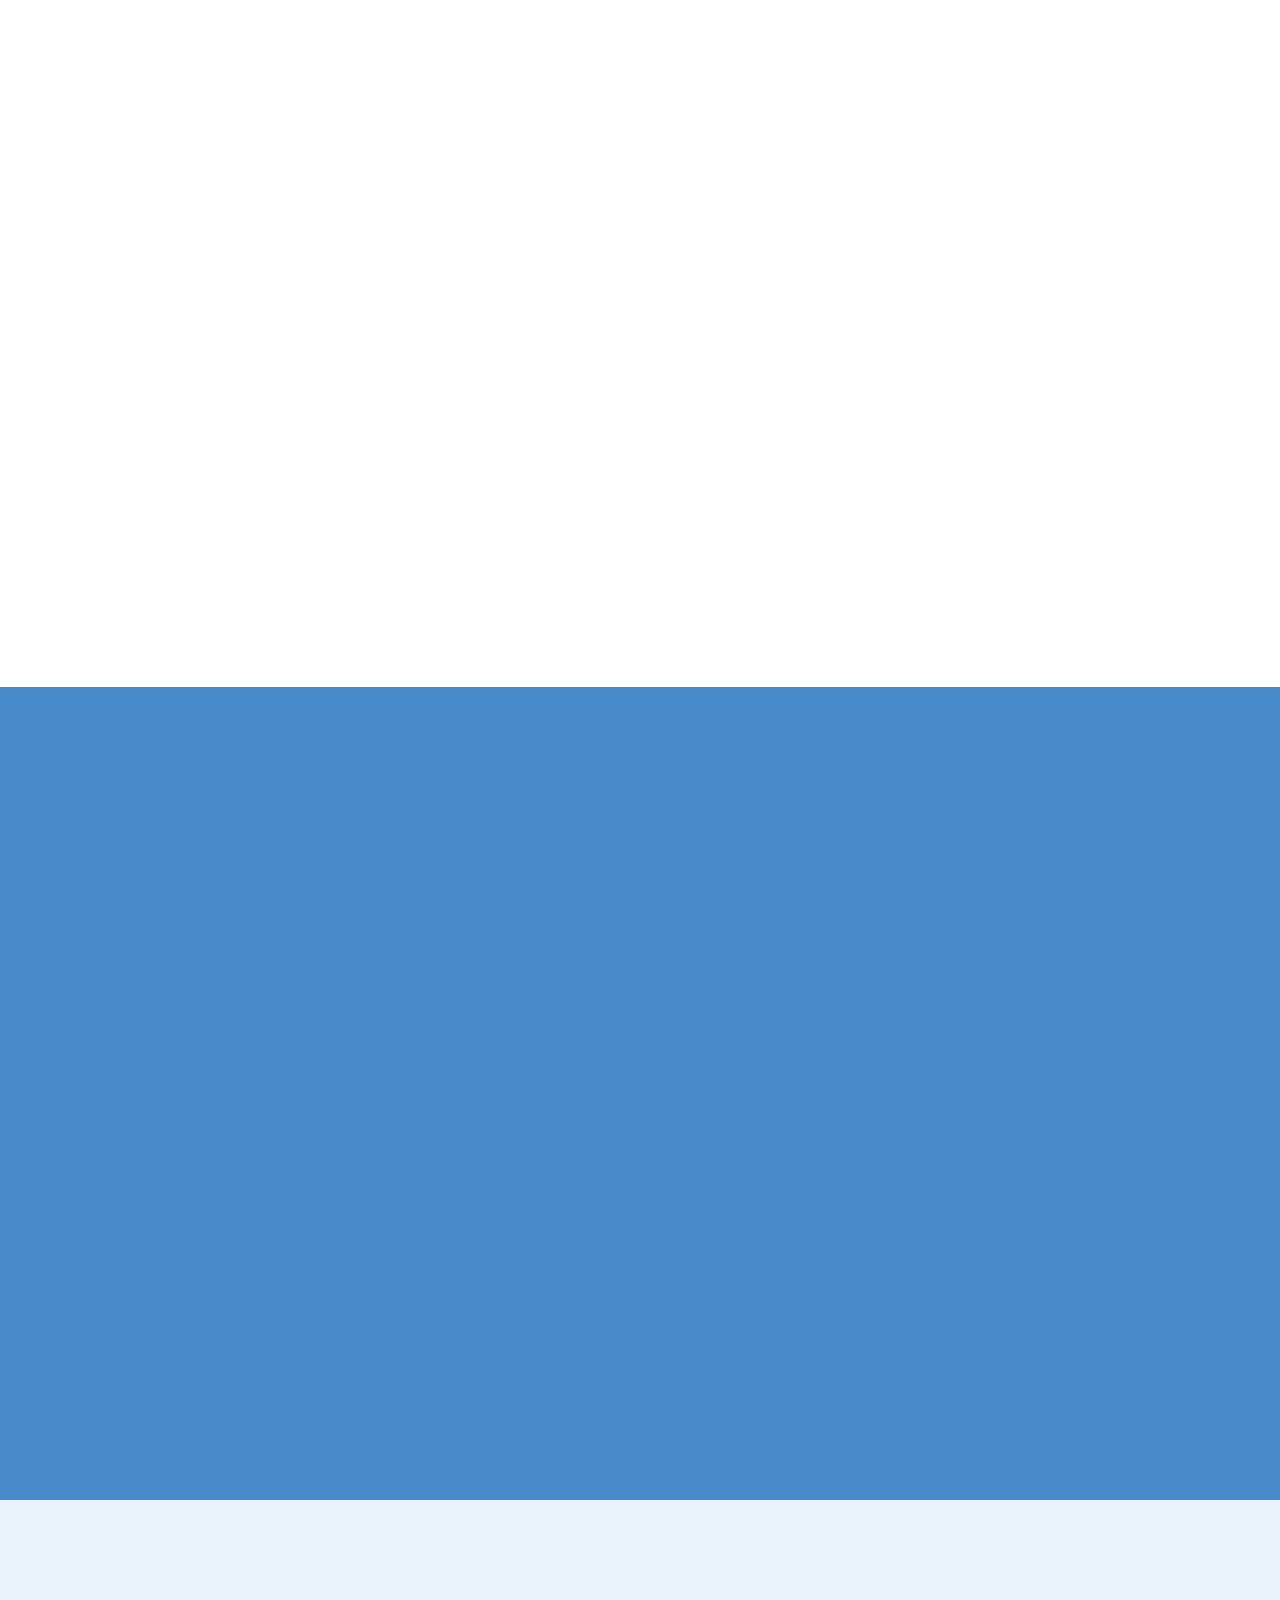
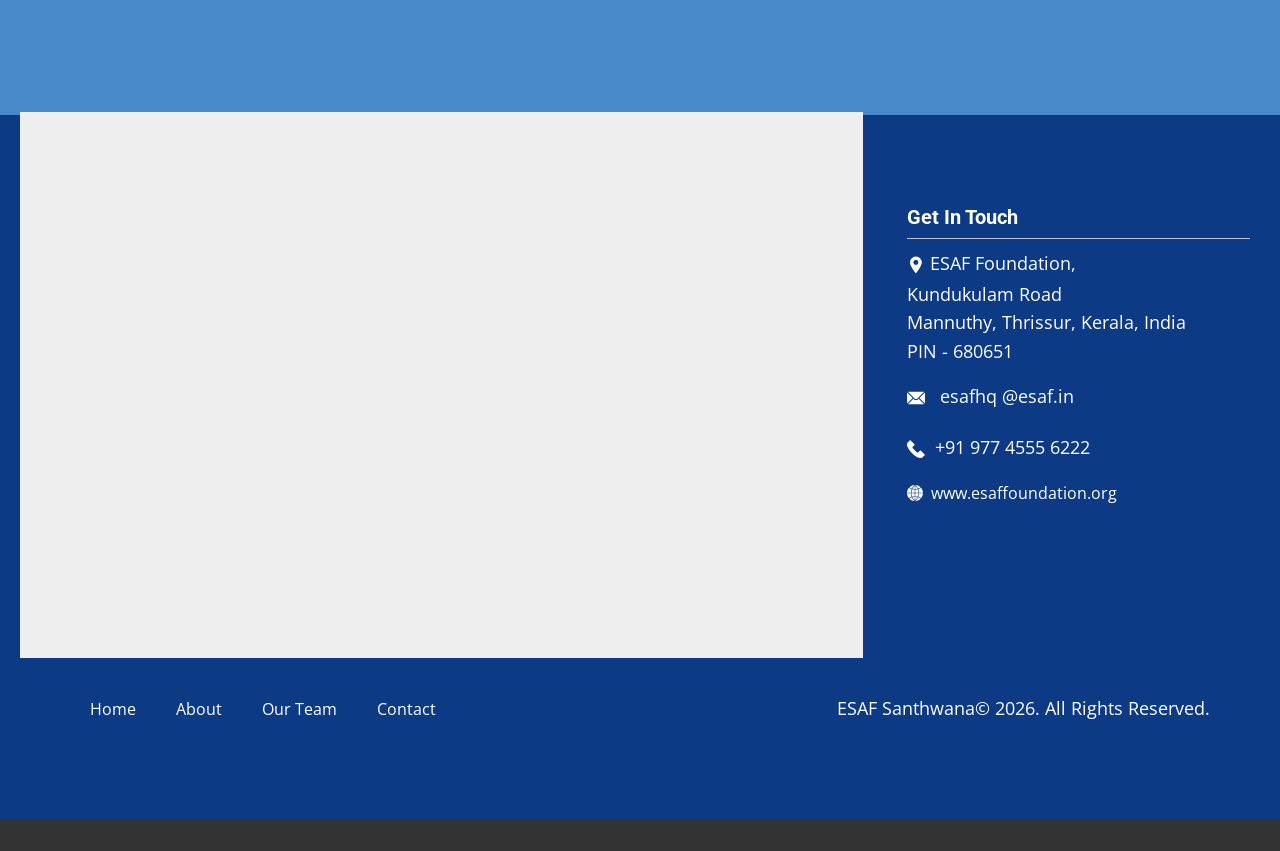
<file: Landing.html>
<!DOCTYPE html>
<html style="font-size: 16px;" lang="en"><head>
    <meta name="viewport" content="width=device-width, initial-scale=1.0">
    <meta charset="utf-8">
    <meta name="keywords" content="​Health and Wellness Center, ​Well Being Programs, ​Scientific well-being&nbsp;to transform lives, ​Benefits of Pilates, ​Find Your Harmony and Health, ​Recommended
starting points:, ​Our Integrative Approach, FAQ, ​Tell us more, ​Guiding your
health wellness, ​Wellbeing workshops">
    <meta name="description" content="">
    <title>Landing</title>
    <link rel="stylesheet" href="nicepage.css" media="screen">
<link rel="stylesheet" href="Landing.css" media="screen">
    <script class="u-script" type="text/javascript" src="jquery.js" defer=""></script>
    <script class="u-script" type="text/javascript" src="nicepage.js" defer=""></script>
    <meta name="generator" content="Nicepage 8.6.2, nicepage.com">
    
    
    
    
    
    
    
    
    
    
    
    
    
    
    <link id="u-page-google-font" rel="stylesheet" href="https://fonts.googleapis.com/css2?display=swap&amp;family=Roboto:ital,wght@0,100;0,200;0,300;0,400;0,500;0,600;0,700;0,800;0,900;1,100;1,200;1,300;1,400;1,500;1,600;1,700;1,800;1,900&amp;family=Open+Sans:ital,wght@0,300;0,400;0,500;0,600;0,700;0,800;1,300;1,400;1,500;1,600;1,700;1,800">
    <script type="application/ld+json">{
		"@context": "http://schema.org",
		"@type": "Organization",
		"name": "",
		"logo": "images/Logosanthwana.png"
}</script>
    <meta name="theme-color" content="#478ac9">
    <meta property="og:title" content="Landing">
    <meta property="og:type" content="website">
  <meta name="referrer" content="origin"><meta data-intl-tel-input-cdn-path="intlTelInput/"></head>
  <body data-path-to-root="./" data-include-products="false" class="u-body u-clearfix u-xl-mode" data-lang="en"><header class="u-clearfix u-header u-header" id="header"><div class="u-clearfix u-sheet u-sheet-1">
        <a href="#" class="u-image u-logo u-image-1" data-image-width="199" data-image-height="198">
          <img src="images/Logosanthwana.png" class="u-logo-image u-logo-image-1">
        </a>
        <nav class="u-menu u-menu-one-level u-offcanvas u-menu-1" role="navigation" aria-label="Menu navigation">
          <div class="menu-collapse" style="font-size: 1rem; letter-spacing: 0px; font-weight: 700;">
            <a class="u-button-style u-custom-left-right-menu-spacing u-custom-padding-bottom u-custom-text-hover-color u-custom-top-bottom-menu-spacing u-hamburger-link u-nav-link u-text-active-palette-1-base u-text-hover-palette-2-base" href="#" tabindex="-1" aria-label="Open menu" aria-controls="261f">
              <svg class="u-svg-link" viewBox="0 0 24 24"><use xlink:href="#menu-hamburger"></use></svg>
              <svg class="u-svg-content" version="1.1" id="menu-hamburger" viewBox="0 0 16 16" x="0px" y="0px" xmlns:xlink="http://www.w3.org/1999/xlink" xmlns="http://www.w3.org/2000/svg"><g><rect y="1" width="16" height="2"></rect><rect y="7" width="16" height="2"></rect><rect y="13" width="16" height="2"></rect>
</g></svg>
            </a>
          </div>
          <div class="u-custom-menu u-nav-container">
            <ul class="u-nav u-unstyled u-nav-1" role="menubar"><li role="none" class="u-nav-item"><a role="menuitem" class="u-button-style u-nav-link u-text-active-palette-1-base u-text-hover-palette-1-base u-nav-link-2" href="./">Home</a>
</li><li role="none" class="u-nav-item"><a tabindex="-1" role="menuitem" class="u-button-style u-nav-link u-text-active-palette-1-base u-text-hover-palette-1-base u-nav-link-2" href="https://bewinwilsonmathews.github.io/Santhwana/Santhwana.html" target="_blank">Know your Mental health Score</a>
</li><li role="none" class="u-nav-item"><a tabindex="-1" role="menuitem" class="u-button-style u-nav-link u-text-active-palette-1-base u-text-hover-palette-1-base u-nav-link-2" href="https://meetpro.club/studentmentor" target="_blank">Book Counselling Session</a>
</li><li role="none" class="u-nav-item"><a tabindex="-1" role="menuitem" class="u-button-style u-nav-link u-text-active-palette-1-base u-text-hover-palette-1-base u-nav-link-2" href="https://script.google.com/macros/s/AKfycbzLUiHWCuA23xT3r5N1A-uJz3avY5cB6EeaaajBGBmp5HIz8C4YGnMHK1bf3oDaUm6wXw/exec" target="_blank">Online Courses</a>
</li><li role="none" class="u-nav-item"><a tabindex="-1" role="menuitem" class="u-button-style u-nav-link u-text-active-palette-1-base u-text-hover-palette-1-base u-nav-link-2" href="./#block-17" data-page-id="1332116969" target="_blank">Contact Us</a>
</li></ul>
          </div>
          <div class="u-custom-menu u-nav-container-collapse" id="261f" role="region" aria-label="Menu panel">
            <div class="u-black u-container-style u-inner-container-layout u-opacity u-opacity-95 u-sidenav">
              <div class="u-inner-container-layout u-sidenav-overflow">
                <div class="u-menu-close" tabindex="-1" aria-label="Close menu"></div>
                <ul class="u-align-center u-nav u-popupmenu-items u-unstyled u-nav-2" role="menubar"><li role="none" class="u-nav-item"><a role="menuitem" class="u-button-style u-nav-link" href="./">Home</a>
</li><li role="none" class="u-nav-item"><a tabindex="-1" role="menuitem" class="u-button-style u-nav-link" href="https://bewinwilsonmathews.github.io/Santhwana/Santhwana.html" target="_blank">Know your Mental health Score</a>
</li><li role="none" class="u-nav-item"><a tabindex="-1" role="menuitem" class="u-button-style u-nav-link" href="https://meetpro.club/studentmentor" target="_blank">Book Counselling Session</a>
</li><li role="none" class="u-nav-item"><a tabindex="-1" role="menuitem" class="u-button-style u-nav-link" href="https://script.google.com/macros/s/AKfycbzLUiHWCuA23xT3r5N1A-uJz3avY5cB6EeaaajBGBmp5HIz8C4YGnMHK1bf3oDaUm6wXw/exec" target="_blank">Online Courses</a>
</li><li role="none" class="u-nav-item"><a tabindex="-1" role="menuitem" class="u-button-style u-nav-link" href="./#block-17" data-page-id="1332116969" target="_blank">Contact Us</a>
</li></ul>
              </div>
            </div>
            <div class="u-black u-menu-overlay u-opacity u-opacity-70"></div>
          </div>
        </nav>
        <form action="#" class="u-search u-search-layout-icon u-search-left u-search-1" data-search-token="no-license" data-href="search/search.html" data-page-id="97988421">
          <div class="u-search-overlay"></div>
          <button class="u-search-button" type="submit"><span class="u-search-icon u-search-icon-1">
              <svg class="u-svg-link" preserveAspectRatio="xMidYMin slice" viewBox="0 0 56.966 56.966"><use xlink:href="#svg-8e85"></use></svg>
              <svg xmlns="http://www.w3.org/2000/svg" xmlns:xlink="http://www.w3.org/1999/xlink" version="1.1" id="svg-8e85" x="0px" y="0px" viewBox="0 0 56.966 56.966" style="enable-background:new 0 0 56.966 56.966;" xml:space="preserve" class="u-svg-content"><path d="M55.146,51.887L41.588,37.786c3.486-4.144,5.396-9.358,5.396-14.786c0-12.682-10.318-23-23-23s-23,10.318-23,23  s10.318,23,23,23c4.761,0,9.298-1.436,13.177-4.162l13.661,14.208c0.571,0.593,1.339,0.92,2.162,0.92  c0.779,0,1.518-0.297,2.079-0.837C56.255,54.982,56.293,53.08,55.146,51.887z M23.984,6c9.374,0,17,7.626,17,17s-7.626,17-17,17  s-17-7.626-17-17S14.61,6,23.984,6z"></path></svg></span>
          </button>
          <input class="u-search-input" type="search" name="search" value="" placeholder="Search">
        </form>
      </div></header>
    <section class="u-clearfix u-container-align-center u-valign-bottom-lg u-valign-bottom-md u-valign-bottom-sm u-valign-bottom-xs u-white u-section-1" id="block-1">
      <div class="u-clearfix u-sheet u-valign-bottom-lg u-valign-bottom-xl u-valign-middle-xs u-sheet-1">
        <div class="data-layout-selected u-clearfix u-expanded-width u-layout-wrap u-layout-wrap-1">
          <div class="u-layout">
            <div class="u-layout-row">
              <div class="u-container-align-left u-container-style u-layout-cell u-shape-rectangle u-size-28-xl u-size-30-lg u-size-60-md u-size-60-sm u-size-60-xs u-layout-cell-1" data-animation-name="customAnimationIn" data-animation-duration="1000" data-animation-delay="200">
                <div class="u-container-layout u-valign-middle u-container-layout-1">
                  <h2 class="u-align-left u-text u-text-1"> Health and Wellness Center</h2>
                  <p class="u-align-left u-large-text u-text u-text-variant u-text-2"> In imperdiet sed risus id posuere. Phasellus aliquam luctus tellus a placerat. Suspendisse tincidunt, ante pharetra tempor ornare, odio leo blandit odio, nec auctor tellus tellus quis nunc. Image from <a href="https://www.freepik.com/" class="u-active-none u-border-none u-btn u-button-link u-button-style u-hover-none u-none u-text-palette-1-base u-btn-1">Freepik</a>
                  </p>
                  <a href="" class="u-active-white u-align-left u-border-2 u-border-active-palette-2-base u-border-hover-palette-2-base u-border-palette-1-base u-btn u-btn-round u-button-style u-hover-white u-palette-1-base u-radius u-btn-2">Know More</a>
                  <div class="custom-expanded u-container-align-left u-container-style u-group u-shape-rectangle u-group-1">
                    <div class="u-container-layout u-valign-top u-container-layout-2"><span class="u-align-left u-file-icon u-icon u-icon-circle u-palette-2-base u-text-white u-icon-1"><img src="images/1.png" alt=""></span>
                      <p class="u-align-left u-text u-text-3">Call Us 24/7:<br>
                        <a href="tel:+12345678910" class="u-active-none u-border-none u-btn u-button-link u-button-style u-hover-none u-none u-text-palette-1-base u-btn-3"> (123) 456-7890</a>
                      </p>
                    </div>
                  </div>
                </div>
              </div>
              <div class="u-container-align-left-xl u-container-style u-layout-cell u-shape-rectangle u-size-30-lg u-size-32-xl u-size-60-md u-size-60-sm u-size-60-xs u-layout-cell-2">
                <div class="u-container-layout u-valign-bottom-xl u-container-layout-3">
                  <img class="custom-expanded u-image u-image-default u-image-1" src="images/smiling-young-spportswoman-shows-thumbs-up.png" alt="" data-image-width="1100" data-image-height="1426" data-animation-name="customAnimationIn" data-animation-duration="1000" data-animation-delay="500" data-animation-direction="X">
                  <div class="custom-expanded u-container-align-center u-container-style u-group u-palette-2-base u-radius u-shape-round u-group-2" data-animation-name="customAnimationIn" data-animation-duration="1000" data-animation-delay="500">
                    <div class="u-container-layout u-valign-middle u-container-layout-4">
                      <h3 class="u-align-center u-text u-text-default u-text-4" data-animation-name="counter" data-animation-event="scroll" data-animation-duration="3000">25</h3>
                      <h5 class="u-align-left u-text u-text-body-alt-color u-text-5">Years of Experience</h5>
                    </div>
                  </div>
                </div>
              </div>
            </div>
          </div>
        </div>
      </div>
    </section>
    <section class="u-align-center u-clearfix u-container-align-center u-palette-1-base u-section-2" src="" id="block-2">
      <div class="u-clearfix u-sheet u-valign-middle u-sheet-1">
        <h2 class="u-align-center u-text u-text-default u-text-1" data-animation-name="customAnimationIn" data-animation-duration="500" data-animation-delay="0"> Well Being Programs</h2>
        <p class="u-align-center u-text u-text-2" data-animation-name="customAnimationIn" data-animation-duration="1000" data-animation-delay="200"> Nunc eu turpis id nulla sodales luctus. Vestibulum fermentum dui faucibus ligula dapibus scelerisque. Etiam laoreet vitae est vitae convallis. </p>
        <div class="u-expanded-width u-list u-list-1">
          <div class="u-repeater u-repeater-1">
            <div class="u-container-align-center u-container-style u-list-item u-palette-1-light-3 u-radius u-repeater-item u-shape-round u-list-item-1" data-animation-name="customAnimationIn" data-animation-duration="1500" data-animation-delay="500">
              <div class="u-container-layout u-similar-container u-valign-top u-container-layout-1">
                <img class="u-expanded-width u-image u-image-round u-radius u-image-1" src="images/001.jpg" data-image-width="1000" data-image-height="686">
                <h4 class="u-align-center u-text u-text-palette-1-base u-text-3">Yoga Break</h4>
                <p class="u-align-center u-text u-text-4">Sample text. Click to select the Text Element.</p>
              </div>
            </div>
            <div class="u-container-align-center u-container-style u-list-item u-palette-1-light-3 u-radius u-repeater-item u-shape-round u-list-item-2" data-animation-name="customAnimationIn" data-animation-duration="1500" data-animation-delay="500">
              <div class="u-container-layout u-similar-container u-valign-top u-container-layout-2">
                <img class="u-expanded-width u-image u-image-round u-radius u-image-2" src="images/002-pilates.jpg" data-image-width="1200" data-image-height="800">
                <h4 class="u-align-center u-text u-text-palette-1-base u-text-5"> Pilates Break</h4>
                <p class="u-align-center u-text u-text-6">Sample text. Click to select the Text Element.</p>
              </div>
            </div>
            <div class="u-container-align-center u-container-style u-list-item u-palette-1-light-3 u-radius u-repeater-item u-shape-round u-list-item-3" data-animation-name="customAnimationIn" data-animation-duration="1500" data-animation-delay="500">
              <div class="u-container-layout u-similar-container u-valign-top u-container-layout-3">
                <img class="u-expanded-width u-image u-image-round u-radius u-image-3" src="images/close-up-woman-using-virtual-ass.jpg" data-image-width="900" data-image-height="1353">
                <h4 class="u-align-center u-text u-text-palette-1-base u-text-7">DEtox</h4>
                <p class="u-align-center u-text u-text-8">Sample text. Click to select the Text Element.</p>
              </div>
            </div>
            <div class="u-container-align-center u-container-style u-list-item u-palette-1-light-3 u-radius u-repeater-item u-shape-round u-list-item-4" data-animation-name="customAnimationIn" data-animation-duration="1500" data-animation-delay="500">
              <div class="u-container-layout u-similar-container u-valign-top u-container-layout-4">
                <img class="u-expanded-width u-image u-image-round u-radius u-image-4" src="images/04-meditation.jpg" data-image-width="1200" data-image-height="800">
                <h4 class="u-align-center u-text u-text-palette-1-base u-text-9"> Mental Clarity</h4>
                <p class="u-align-center u-text u-text-10">Sample text. Click to select the Text Element.</p>
              </div>
            </div>
          </div>
        </div>
      </div>
    </section>
    <section class="u-clearfix u-container-align-center u-palette-1-light-3 u-section-3" id="block-3">
      <div class="u-clearfix u-sheet u-valign-middle u-sheet-1">
        <div class="data-layout-selected u-clearfix u-expanded-width u-layout-wrap u-layout-wrap-1">
          <div class="u-layout">
            <div class="u-layout-row">
              <div class="u-container-style u-layout-cell u-size-30 u-layout-cell-1" data-animation-name="customAnimationIn" data-animation-duration="1000" data-animation-delay="200">
                <div class="u-container-layout u-container-layout-1">
                  <h3 class="u-text u-text-default u-text-palette-1-base u-text-1"> Your Key to Wellness</h3>
                  <p class="u-text u-text-default u-text-2"> Nunc facilisis commodo risus, non sollicitudin velit eleifend id. Morbi sagittis mauris diam, ac suscipit turpis pretium et. Pellentesque rhoncus laoreet augue nec pharetra. In sed arcu quis sapien consequat vestibulum.</p>
                  <h3 class="u-text u-text-default u-text-palette-1-base u-text-3">Our Mission</h3>
                  <p class="u-text u-text-default u-text-4"> Nunc facilisis commodo risus, non sollicitudin velit eleifend id. Morbi sagittis mauris diam, ac suscipit turpis pretium et. Pellentesque rhoncus laoreet augue nec pharetra. In sed arcu quis sapien consequat vestibulum.</p>
                </div>
              </div>
              <div class="u-container-align-center u-container-style u-layout-cell u-size-30 u-layout-cell-2">
                <div class="u-container-layout u-valign-middle u-container-layout-2">
                  <img class="u-image u-image-round u-radius u-image-1" src="images/pilates-1.jpg" alt="" data-image-width="1000" data-image-height="667" data-animation-name="flipIn" data-animation-duration="1000" data-animation-delay="0" data-animation-direction="X">
                </div>
              </div>
            </div>
          </div>
        </div>
      </div>
    </section>
    <section class="u-clearfix u-palette-1-base u-valign-middle u-section-4" id="block-4">
      <div class="data-layout-selected u-clearfix u-expanded-width u-gutter-0 u-layout-spacing-all u-layout-wrap u-layout-wrap-1">
        <div class="u-layout">
          <div class="u-layout-row">
            <div class="u-container-align-left u-container-style u-layout-cell u-palette-2-base u-radius u-shape-round u-size-31-lg u-size-31-xl u-size-60-md u-size-60-sm u-size-60-xs u-layout-cell-1" data-animation-name="customAnimationIn" data-animation-duration="1500" data-animation-delay="500">
              <div class="u-container-layout u-valign-middle-sm u-valign-middle-xs u-valign-top-lg u-valign-top-md u-valign-top-xl u-container-layout-1">
                <h2 class="u-align-left u-text u-text-body-alt-color u-text-default u-text-1"> Scientific well-being&nbsp;to transform lives</h2>
                <p class="u-align-left u-text u-text-default u-text-2"> Duis aute irure dolor in reprehenderit in voluptate velit esse cillum dolore eu fugiat nulla pariatur. Excepteur sint occaecat cupidatat non proident, sunt in culpa qui officia deserunt mollit anim id est laborum.&nbsp;<br>
                </p>
                <div class="u-align-left u-border-3 u-border-white u-expanded-width u-line u-line-horizontal u-line-1"></div>
                <div class="u-expanded-width u-list u-list-1">
                  <div class="u-repeater u-repeater-1">
                    <div class="u-align-center u-container-align-center u-container-align-left-xl u-container-style u-list-item u-repeater-item u-list-item-1" data-animation-name="customAnimationIn" data-animation-duration="1500" data-animation-delay="500">
                      <div class="u-container-layout u-similar-container u-valign-top u-container-layout-2">
                        <h3 class="u-align-left u-text u-text-3" data-animation-name="counter" data-animation-event="scroll" data-animation-duration="3000"> 30k+</h3>
                        <h6 class="u-align-left u-text u-text-body-alt-color u-text-4">happy clients</h6>
                      </div>
                    </div>
                    <div class="u-align-center u-container-align-center u-container-align-left-xl u-container-style u-list-item u-repeater-item u-list-item-2" data-animation-name="customAnimationIn" data-animation-duration="1500" data-animation-delay="500">
                      <div class="u-container-layout u-similar-container u-valign-top u-container-layout-3">
                        <h3 class="u-align-left u-text u-text-5" data-animation-name="counter" data-animation-event="scroll" data-animation-duration="3000">74</h3>
                        <h6 class="u-align-left u-text u-text-body-alt-color u-text-6">programs</h6>
                      </div>
                    </div>
                    <div class="u-align-center u-container-align-center u-container-align-left-xl u-container-style u-list-item u-repeater-item u-list-item-3" data-animation-name="customAnimationIn" data-animation-duration="1500" data-animation-delay="500">
                      <div class="u-container-layout u-similar-container u-valign-top u-container-layout-4">
                        <h3 class="u-align-left u-text u-text-7" data-animation-name="counter" data-animation-event="scroll" data-animation-duration="3000">80+</h3>
                        <h6 class="u-align-left u-text u-text-body-alt-color u-text-8"> Caring Staff</h6>
                      </div>
                    </div>
                  </div>
                </div>
              </div>
            </div>
            <div class="u-container-align-left u-container-style u-layout-cell u-palette-1-base u-shape-rectangle u-size-29-lg u-size-29-xl u-size-60-md u-size-60-sm u-size-60-xs u-layout-cell-2" data-image-width="740" data-image-height="1101" data-animation-name="customAnimationIn" data-animation-duration="1500" data-animation-delay="500">
              <div class="u-container-layout u-valign-top u-container-layout-5">
                <h2 class="u-align-left u-text u-text-body-alt-color u-text-9"> Benefits of Pilates&nbsp;<br>
                </h2>
                <p class="u-align-left u-text u-text-default u-text-10"> Duis aute irure dolor in reprehenderit in voluptate velit esse cillum dolore eu fugiat nulla pariatur.<br>
                </p>
                <ul class="u-align-left u-custom-list u-text u-text-11">
                  <li style="padding-left: 6px;">
                    <div class="u-list-icon">
                      <div>✔</div>
                    </div> Builds strength without excess bulk
                  </li>
                  <li style="padding-left: 6px;">
                    <div class="u-list-icon">
                      <div>✔</div>
                    </div>Improves functional strength
                  </li>
                  <li style="padding-left: 6px;">
                    <div class="u-list-icon">
                      <div>✔</div>
                    </div>Increases flexibility &amp; agility
                  </li>
                  <li style="padding-left: 6px;">
                    <div class="u-list-icon">
                      <div>✔</div>
                    </div>Develops core strength &amp; control
                  </li>
                  <li style="padding-left: 6px;">
                    <div class="u-list-icon">
                      <div>✔</div>
                    </div>Improves posture, balance, &amp; coordination
                  </li>
                  <li style="padding-left: 6px;">
                    <div class="u-list-icon">
                      <div>✔</div>
                    </div>Enhances the mind-body connection
                  </li>
                </ul>
                <a href="" class="u-active-white u-align-left u-border-2 u-border-active-palette-1-base u-border-hover-palette-1-base u-border-white u-btn u-btn-round u-button-style u-hover-white u-palette-1-base u-radius u-btn-1">Know More</a>
              </div>
            </div>
          </div>
        </div>
      </div>
    </section>
    <section class="u-clearfix u-container-align-center u-palette-1-light-2 u-section-5" id="block-5">
      <div class="u-clearfix u-sheet u-valign-middle u-sheet-1">
        <h6 class="u-align-center u-text u-text-default u-text-1" data-animation-name="customAnimationIn" data-animation-duration="700" data-animation-delay="0">What we offer<span style="font-weight: 400;"><span style="font-weight: 700;"><span style="font-weight: 400;"></span></span></span>
        </h6>
        <h2 class="u-align-center u-text u-text-default u-text-2" data-animation-name="customAnimationIn" data-animation-duration="700" data-animation-delay="0"> Find Your Harmony and Health</h2>
        <div class="u-expanded-width u-list u-list-1">
          <div class="u-repeater u-repeater-1">
            <div class="u-container-align-center-sm u-container-align-center-xs u-container-align-left-lg u-container-align-left-md u-container-align-left-xl u-container-style u-list-item u-radius u-repeater-item u-shape-round u-white u-list-item-1" data-animation-name="flipIn" data-animation-duration="1500" data-animation-direction="X" data-animation-delay="0">
              <div class="u-container-layout u-similar-container u-valign-top u-container-layout-1">
                <img class="u-image u-image-contain u-image-default u-opacity u-opacity-80 u-preserve-proportions u-image-1" src="images/shape-5.png" alt="" data-image-width="300" data-image-height="300"><span class="u-align-center-sm u-align-center-xs u-align-left-lg u-align-left-md u-align-left-xl u-file-icon u-icon u-text-palette-1-base u-icon-1"><img src="images/4646037-6ae375c7.png" alt=""></span>
                <h5 class="u-align-center-sm u-align-center-xs u-align-left-lg u-align-left-md u-align-left-xl u-text u-text-3">Meditation</h5>
                <p class="u-align-center-sm u-align-center-xs u-align-left-lg u-align-left-md u-align-left-xl u-text u-text-4"> Ut enim ad minim veniam, quis nostrud exercitation ullamco laboris</p>
                <a href="#" class="u-align-center-sm u-align-center-xs u-align-left-lg u-align-left-md u-align-left-xl u-border-1 u-border-active-grey-50 u-border-hover-grey-50 u-border-no-left u-border-no-right u-border-no-top u-border-palette-1-base u-btn u-button-style u-none u-text-active-grey-50 u-text-body-color u-text-hover-grey-50 u-btn-1" data-animation-name="" data-animation-duration="0" data-animation-delay="0" data-animation-direction="">more</a>
              </div>
            </div>
            <div class="u-container-align-center-sm u-container-align-center-xs u-container-align-left-lg u-container-align-left-md u-container-align-left-xl u-container-style u-list-item u-radius u-repeater-item u-shape-round u-white u-list-item-2" data-animation-name="flipIn" data-animation-duration="1500" data-animation-direction="X" data-animation-delay="0">
              <div class="u-container-layout u-similar-container u-valign-top u-container-layout-2">
                <img class="u-image u-image-contain u-image-default u-opacity u-opacity-80 u-preserve-proportions u-image-2" src="images/shape-3.png" alt="" data-image-width="300" data-image-height="300"><span class="u-align-center-sm u-align-center-xs u-align-left-lg u-align-left-md u-align-left-xl u-file-icon u-icon u-text-palette-1-base u-icon-2"><img src="images/11063994-fa299133.png" alt=""></span>
                <h5 class="u-align-center-sm u-align-center-xs u-align-left-lg u-align-left-md u-align-left-xl u-text u-text-5">Aromatheraphy</h5>
                <p class="u-align-center-sm u-align-center-xs u-align-left-lg u-align-left-md u-align-left-xl u-text u-text-6"> Ut enim ad minim veniam, quis nostrud exercitation ullamco laboris</p>
                <a href="#" class="u-align-center-sm u-align-center-xs u-align-left-lg u-align-left-md u-align-left-xl u-border-1 u-border-active-grey-50 u-border-hover-grey-50 u-border-no-left u-border-no-right u-border-no-top u-border-palette-1-base u-btn u-button-style u-none u-text-active-grey-50 u-text-body-color u-text-hover-grey-50 u-btn-2" data-animation-name="" data-animation-duration="0" data-animation-delay="0" data-animation-direction="">more</a>
              </div>
            </div>
            <div class="u-container-align-center-sm u-container-align-center-xs u-container-align-left-lg u-container-align-left-md u-container-align-left-xl u-container-style u-list-item u-radius u-repeater-item u-shape-round u-white u-list-item-3" data-animation-name="flipIn" data-animation-duration="1500" data-animation-direction="X" data-animation-delay="0">
              <div class="u-container-layout u-similar-container u-valign-top u-container-layout-3">
                <img class="u-image u-image-contain u-image-default u-opacity u-opacity-80 u-preserve-proportions u-image-3" src="images/shape-2.png" alt="" data-image-width="300" data-image-height="300"><span class="u-align-center-sm u-align-center-xs u-align-left-lg u-align-left-md u-align-left-xl u-file-icon u-icon u-text-palette-1-base u-icon-3"><img src="images/4675436-3be33099.png" alt=""></span>
                <h5 class="u-align-center-sm u-align-center-xs u-align-left-lg u-align-left-md u-align-left-xl u-text u-text-7">Massage</h5>
                <p class="u-align-center-sm u-align-center-xs u-align-left-lg u-align-left-md u-align-left-xl u-text u-text-8"> Ut enim ad minim veniam, quis nostrud exercitation ullamco laboris</p>
                <a href="#" class="u-align-center-sm u-align-center-xs u-align-left-lg u-align-left-md u-align-left-xl u-border-1 u-border-active-grey-50 u-border-hover-grey-50 u-border-no-left u-border-no-right u-border-no-top u-border-palette-1-base u-btn u-button-style u-none u-text-active-grey-50 u-text-body-color u-text-hover-grey-50 u-btn-3" data-animation-name="" data-animation-duration="0" data-animation-delay="0" data-animation-direction="">more</a>
              </div>
            </div>
            <div class="u-container-align-center-sm u-container-align-center-xs u-container-align-left-lg u-container-align-left-md u-container-align-left-xl u-container-style u-list-item u-radius u-repeater-item u-shape-round u-white u-list-item-4" data-animation-name="flipIn" data-animation-duration="1500" data-animation-delay="0" data-animation-direction="X">
              <div class="u-container-layout u-similar-container u-valign-top u-container-layout-4">
                <img class="u-image u-image-contain u-image-default u-opacity u-opacity-80 u-preserve-proportions u-image-4" src="images/shape-6.png" alt="" data-image-width="300" data-image-height="300"><span class="u-align-center-sm u-align-center-xs u-align-left-lg u-align-left-md u-align-left-xl u-file-icon u-icon u-text-palette-1-base u-icon-4"><img src="images/6315999-f15aa268.png" alt=""></span>
                <h5 class="u-align-center-sm u-align-center-xs u-align-left-lg u-align-left-md u-align-left-xl u-text u-text-9">Pilates</h5>
                <p class="u-align-center-sm u-align-center-xs u-align-left-lg u-align-left-md u-align-left-xl u-text u-text-10"> Ut enim ad minim veniam, quis nostrud exercitation ullamco laboris</p>
                <a href="#" class="u-align-center-sm u-align-center-xs u-align-left-lg u-align-left-md u-align-left-xl u-border-1 u-border-active-grey-50 u-border-hover-grey-50 u-border-no-left u-border-no-right u-border-no-top u-border-palette-1-base u-btn u-button-style u-none u-text-active-grey-50 u-text-body-color u-text-hover-grey-50 u-btn-4" data-animation-name="" data-animation-duration="0" data-animation-delay="0" data-animation-direction="">more</a>
              </div>
            </div>
          </div>
        </div>
      </div>
    </section>
    <section class="u-clearfix u-container-align-center u-palette-1-base u-section-6" id="block-6">
      <div class="u-clearfix u-sheet u-valign-middle u-sheet-1">
        <div class="data-layout-selected u-clearfix u-expanded-width u-gutter-40 u-layout-wrap u-layout-wrap-1">
          <div class="u-layout">
            <div class="u-layout-row">
              <div class="u-size-24-lg u-size-24-xl u-size-29-sm u-size-29-xs u-size-60-md">
                <div class="u-layout-col">
                  <div class="u-size-60">
                    <div class="u-layout-row">
                      <div class="u-container-align-left u-container-style u-layout-cell u-shape-rectangle u-size-60 u-layout-cell-1" data-animation-name="customAnimationIn" data-animation-duration="500" data-animation-delay="0">
                        <div class="u-container-layout u-valign-top u-container-layout-1">
                          <h2 class="u-align-left u-text u-text-1"> Recommended <br>starting points:
                          </h2>
                          <p class="u-align-left u-text u-text-2">Image from <a href="https://www.freepik.com/" class="u-active-none u-border-1 u-border-active-palette-1-light-2 u-border-hover-palette-1-light-2 u-border-no-left u-border-no-right u-border-no-top u-border-palette-1-light-2 u-btn u-button-link u-button-style u-hover-none u-none u-text-palette-1-light-2 u-btn-1">Freepik</a>
                          </p>
                          <div class="u-expanded-width u-list u-list-1">
                            <div class="u-repeater u-repeater-1">
                              <div class="u-container-style u-list-item u-repeater-item u-list-item-1">
                                <div class="u-container-layout u-similar-container u-container-layout-2">
                                  <h4 class="u-text u-text-default u-text-3"> Wellness and Training&nbsp;<span class="u-file-icon u-icon u-text-white"><img src="images/157926-afc97a87.png" alt=""></span>
                                  </h4>
                                </div>
                              </div>
                              <div class="u-container-style u-list-item u-repeater-item u-list-item-2">
                                <div class="u-container-layout u-similar-container u-container-layout-3">
                                  <h4 class="u-text u-text-default u-text-4"> Introductory to Pilates&nbsp;<span class="u-file-icon u-icon u-text-white"><img src="images/157926-afc97a87.png" alt=""></span>
                                  </h4>
                                </div>
                              </div>
                              <div class="u-container-style u-list-item u-repeater-item u-list-item-3">
                                <div class="u-container-layout u-similar-container u-container-layout-4">
                                  <h4 class="u-text u-text-default u-text-5"> Pilates Training Fusion&nbsp;<span class="u-file-icon u-icon u-text-white"><img src="images/157926-afc97a87.png" alt=""></span>
                                  </h4>
                                </div>
                              </div>
                              <div class="u-container-style u-list-item u-repeater-item u-list-item-4">
                                <div class="u-container-layout u-similar-container u-container-layout-5">
                                  <h4 class="u-text u-text-default u-text-6"> Class Schedule &nbsp;<span class="u-file-icon u-icon u-text-white"><img src="images/157926-afc97a87.png" alt=""></span>
                                  </h4>
                                </div>
                              </div>
                            </div>
                          </div>
                        </div>
                      </div>
                    </div>
                  </div>
                </div>
              </div>
              <div class="u-size-31-sm u-size-31-xs u-size-36-lg u-size-36-xl u-size-60-md">
                <div class="u-layout-col">
                  <div class="u-container-style u-layout-cell u-size-20 u-layout-cell-2" data-animation-name="customAnimationIn" data-animation-duration="1000" data-animation-delay="200">
                    <div class="u-container-layout u-container-layout-6">
                      <h4 class="u-text u-text-default u-text-7">Working Hours </h4>
                      <p class="u-text u-text-default u-text-8"><span style="font-weight: 700;"> Mon</span> – Fri: 9am to 7pm <br><span style="font-weight: 700;">Saturday:</span> 9am to 5pm <br>S<span style="font-weight: 700;">unday:</span> Closed
                      </p>
                    </div>
                  </div>
                  <div class="u-container-align-left u-container-style u-layout-cell u-size-40 u-layout-cell-3" data-animation-name="customAnimationIn" data-animation-duration="1000" data-animation-delay="500">
                    <div class="u-container-layout u-valign-middle u-container-layout-7">
                      <img class="u-expanded-width u-image u-image-round u-radius u-image-1" src="images/woman-training-pilates-reformer_1303-23339.jpg" data-image-width="1060" data-image-height="706" data-animation-name="flipIn" data-animation-duration="1000" data-animation-delay="0" data-animation-direction="X">
                    </div>
                  </div>
                </div>
              </div>
            </div>
          </div>
        </div>
      </div>
    </section>
    <section class="u-clearfix u-container-align-center-md u-container-align-center-sm u-container-align-center-xs u-section-7" id="block-7">
      <div class="u-clearfix u-sheet u-valign-middle-md u-valign-middle-sm u-sheet-1">
        <h6 class="u-align-center-md u-align-center-sm u-align-center-xs u-align-left-lg u-align-left-xl u-text u-text-default u-text-1"> Our treatments</h6>
        <h2 class="u-align-center-md u-align-center-sm u-align-center-xs u-align-left-lg u-align-left-xl u-text u-text-default u-text-2"> Our Integrative Approach</h2>
        <p class="u-align-center-md u-align-center-sm u-align-center-xs u-align-left-lg u-align-left-xl u-text u-text-3">We offer a holistic range of services—including Acupuncture, Moxibustion, Non-Insertion Acupuncture, Aromatherapy, Cupping, and more. Image from <a href="https://www.freepik.com/" class="u-active-none u-border-none u-btn u-button-link u-button-style u-hover-none u-none u-text-palette-1-base u-btn-1">Freepik</a>
        </p>
        <div class="u-expanded-width u-list u-list-1">
          <div class="u-repeater u-repeater-1">
            <div class="u-container-align-center u-container-style u-image u-image-round u-list-item u-radius u-repeater-item u-shading u-image-1" data-image-width="1000" data-image-height="665" data-animation-name="customAnimationIn" data-animation-duration="1000" data-animation-delay="100">
              <div class="u-container-layout u-similar-container u-valign-middle-sm u-valign-middle-xs u-valign-top-lg u-valign-top-md u-valign-top-xl u-container-layout-1">
                <h3 class="u-align-center u-text u-text-default u-text-4"> Acupuncture</h3>
                <p class="u-align-center u-text u-text-default u-text-5">Sample text. Click to select the Text Element.</p>
              </div>
            </div>
            <div class="u-container-align-center u-container-style u-image u-image-round u-list-item u-radius u-repeater-item u-shading u-image-2" data-image-width="1000" data-image-height="665" data-animation-name="customAnimationIn" data-animation-duration="1000" data-animation-delay="100">
              <div class="u-container-layout u-similar-container u-valign-middle-sm u-valign-middle-xs u-valign-top-lg u-valign-top-md u-valign-top-xl u-container-layout-2">
                <h3 class="u-align-center u-text u-text-default u-text-6"> Moxibustion</h3>
                <p class="u-align-center u-text u-text-default u-text-7">Sample text. Click to select the Text Element.</p>
              </div>
            </div>
            <div class="u-container-align-center u-container-style u-image u-image-round u-list-item u-radius u-repeater-item u-shading u-image-3" data-animation-name="customAnimationIn" data-animation-duration="1000" data-animation-delay="100">
              <div class="u-container-layout u-similar-container u-valign-middle-sm u-valign-middle-xs u-valign-top-lg u-valign-top-md u-valign-top-xl u-container-layout-3">
                <h3 class="u-align-center u-text u-text-default u-text-8"> Acupressure</h3>
                <p class="u-align-center u-text u-text-default u-text-9">Sample text. Click to select the Text Element.</p>
              </div>
            </div>
            <div class="u-container-align-center u-container-style u-image u-image-round u-list-item u-radius u-repeater-item u-shading u-image-4" data-image-width="1000" data-image-height="665" data-animation-name="customAnimationIn" data-animation-duration="1000" data-animation-delay="100">
              <div class="u-container-layout u-similar-container u-valign-middle-sm u-valign-middle-xs u-valign-top-lg u-valign-top-md u-valign-top-xl u-container-layout-4">
                <h3 class="u-align-center u-text u-text-default u-text-10"> Massage</h3>
                <p class="u-align-center u-text u-text-default u-text-11">Sample text. Click to select the Text Element.</p>
              </div>
            </div>
            <div class="u-container-align-center u-container-style u-image u-image-round u-list-item u-radius u-repeater-item u-shading u-image-5" data-image-width="1000" data-image-height="665" data-animation-name="customAnimationIn" data-animation-duration="1000" data-animation-delay="100">
              <div class="u-container-layout u-similar-container u-valign-middle-sm u-valign-middle-xs u-valign-top-lg u-valign-top-md u-valign-top-xl u-container-layout-5">
                <h3 class="u-align-center u-text u-text-default u-text-12"> Herbal Medicine</h3>
                <p class="u-align-center u-text u-text-default u-text-13">Sample text. Click to select the Text Element.</p>
              </div>
            </div>
            <div class="u-container-align-center u-container-style u-image u-image-round u-list-item u-radius u-repeater-item u-shading u-image-6" data-animation-name="customAnimationIn" data-animation-duration="1000" data-animation-delay="100">
              <div class="u-container-layout u-similar-container u-valign-middle-sm u-valign-middle-xs u-valign-top-lg u-valign-top-md u-valign-top-xl u-container-layout-6">
                <h3 class="u-align-center u-text u-text-default u-text-14"> Reflexology</h3>
                <p class="u-align-center u-text u-text-default u-text-15">Sample text. Click to select the Text Element.</p>
              </div>
            </div>
          </div>
        </div>
        <a href="" class="u-active-white u-align-center-md u-align-center-sm u-align-center-xs u-align-left-lg u-align-left-xl u-border-2 u-border-active-palette-2-base u-border-hover-palette-2-base u-border-palette-1-base u-btn u-btn-round u-button-style u-hover-white u-palette-1-base u-radius u-btn-2" data-animation-name="customAnimationIn" data-animation-duration="1000" data-animation-delay="500">all healing treatments</a>
      </div>
    </section>
    <section class="u-clearfix u-container-align-center u-section-8" id="block-8">
      <div class="u-clearfix u-sheet u-valign-middle u-sheet-1">
        <h2 class="u-align-center u-text u-text-default u-text-1">FAQ</h2>
        <div class="u-accordion u-spacing-10 u-accordion-1" role="tablist">
          <div class="u-accordion-item u-accordion-item-1">
            <a class="active u-accordion-link u-active-palette-1-light-3 u-border-2 u-border-active-palette-1-light-2 u-border-hover-palette-1-light-2 u-border-palette-1-light-2 u-btn-round u-button-style u-radius u-text-active-palette-1-base u-text-body-color u-accordion-link-1" id="link-accordion-7c0e" aria-controls="accordion-7c0e" aria-selected="true" role="tab"><span class="u-accordion-link-text"> What should I bring to my first Pilates class?<br></span><span class="u-accordion-link-icon u-icon u-icon-circle u-palette-1-base u-text-white u-icon-1"><svg class="u-svg-link" preserveAspectRatio="xMidYMin slice" viewBox="0 0 426.66667 426.66667" style=""><use xlink:href="#svg-347e"></use></svg><svg class="u-svg-content" viewBox="0 0 426.66667 426.66667" id="svg-347e"><path d="m405.332031 192h-170.664062v-170.667969c0-11.773437-9.558594-21.332031-21.335938-21.332031-11.773437 0-21.332031 9.558594-21.332031 21.332031v170.667969h-170.667969c-11.773437 0-21.332031 9.558594-21.332031 21.332031 0 11.777344 9.558594 21.335938 21.332031 21.335938h170.667969v170.664062c0 11.777344 9.558594 21.335938 21.332031 21.335938 11.777344 0 21.335938-9.558594 21.335938-21.335938v-170.664062h170.664062c11.777344 0 21.335938-9.558594 21.335938-21.335938 0-11.773437-9.558594-21.332031-21.335938-21.332031zm0 0"></path></svg></span>
            </a>
            <div class="u-accordion-active u-accordion-pane u-align-left u-container-align-left u-container-style u-white u-accordion-pane-1" id="accordion-7c0e" aria-labelledby="link-accordion-7c0e" role="tabpanel">
              <div class="u-container-layout u-valign-top u-container-layout-1">
                <p class="u-text u-text-2">Interdum velit euismod in pellentesque massa placerat duis. Tristique et egestas quis ipsum suspendisse ultrices gravida dictum fusce. Nibh nisl condimentum.</p>
                <ul class="u-custom-list u-text u-text-3">
                  <li>
                    <div class="u-list-icon">
                      <div xmlns="http://www.w3.org/2000/svg" xmlns:xlink="http://www.w3.org/1999/xlink" version="1.1" xml:space="preserve" class="u-svg-content">–</div>
                    </div>Mattis nunc sed blandit libero volutpat. 
                  </li>
                  <li>
                    <div class="u-list-icon">
                      <div xmlns="http://www.w3.org/2000/svg" xmlns:xlink="http://www.w3.org/1999/xlink" version="1.1" xml:space="preserve" class="u-svg-content">–</div>
                    </div>Tortor at risus viverra adipiscing at in tellus. 
                  </li>
                  <li>
                    <div class="u-list-icon">
                      <div xmlns="http://www.w3.org/2000/svg" xmlns:xlink="http://www.w3.org/1999/xlink" version="1.1" xml:space="preserve" class="u-svg-content">–</div>
                    </div>Purus ut faucibus pulvinar elementum. 
                  </li>
                  <li>
                    <div class="u-list-icon">
                      <div xmlns="http://www.w3.org/2000/svg" xmlns:xlink="http://www.w3.org/1999/xlink" version="1.1" xml:space="preserve" class="u-svg-content">–</div>
                    </div>Blandit turpis cursus in hac habitasse. 
                  </li>
                </ul>
              </div>
            </div>
          </div>
          <div class="u-accordion-item u-accordion-item-2">
            <a class="u-accordion-link u-active-palette-1-light-3 u-border-2 u-border-active-palette-1-light-2 u-border-hover-palette-1-light-2 u-border-palette-1-light-2 u-btn-round u-button-style u-radius u-text-active-palette-1-base u-text-body-color u-accordion-link-2" id="link-accordion-05cb" aria-controls="accordion-05cb" aria-selected="false" role="tab"><span class="u-accordion-link-text"> How do I know which wellness treatment is right for me?</span><span class="u-accordion-link-icon u-icon u-icon-circle u-palette-1-base u-text-white u-icon-2"><svg class="u-svg-link" preserveAspectRatio="xMidYMin slice" viewBox="0 0 426.66667 426.66667" style=""><use xlink:href="#svg-ae03"></use></svg><svg class="u-svg-content" viewBox="0 0 426.66667 426.66667" id="svg-ae03"><path d="m405.332031 192h-170.664062v-170.667969c0-11.773437-9.558594-21.332031-21.335938-21.332031-11.773437 0-21.332031 9.558594-21.332031 21.332031v170.667969h-170.667969c-11.773437 0-21.332031 9.558594-21.332031 21.332031 0 11.777344 9.558594 21.335938 21.332031 21.335938h170.667969v170.664062c0 11.777344 9.558594 21.335938 21.332031 21.335938 11.777344 0 21.335938-9.558594 21.335938-21.335938v-170.664062h170.664062c11.777344 0 21.335938-9.558594 21.335938-21.335938 0-11.773437-9.558594-21.332031-21.335938-21.332031zm0 0"></path></svg></span>
            </a>
            <div class="u-accordion-pane u-align-left u-container-align-left u-container-style u-white u-accordion-pane-2" id="accordion-05cb" aria-labelledby="link-accordion-05cb" role="tabpanel">
              <div class="u-container-layout u-valign-top u-container-layout-2">
                <ul class="u-custom-list u-text u-text-4">
                  <li>
                    <div class="u-list-icon">
                      <div xmlns="http://www.w3.org/2000/svg" xmlns:xlink="http://www.w3.org/1999/xlink" version="1.1" xml:space="preserve" class="u-svg-content">–</div>
                    </div>Interdum velit euismod in pellentesque massa. 
                  </li>
                  <li>
                    <div class="u-list-icon">
                      <div xmlns="http://www.w3.org/2000/svg" xmlns:xlink="http://www.w3.org/1999/xlink" version="1.1" xml:space="preserve" class="u-svg-content">–</div>
                    </div>Tristique et egestas quis ipsum suspendisse ultrices gravidae. 
                  </li>
                  <li>
                    <div class="u-list-icon">
                      <div xmlns="http://www.w3.org/2000/svg" xmlns:xlink="http://www.w3.org/1999/xlink" version="1.1" xml:space="preserve" class="u-svg-content">–</div>
                    </div>Nibh nisl condimentum id venenatis a condimentum. 
                  </li>
                  <li>
                    <div class="u-list-icon">
                      <div xmlns="http://www.w3.org/2000/svg" xmlns:xlink="http://www.w3.org/1999/xlink" version="1.1" xml:space="preserve" class="u-svg-content">–</div>
                    </div>Diam volutpat commodo sed egestas egestas fringilla. 
                  </li>
                </ul>
              </div>
            </div>
          </div>
          <div class="u-accordion-item u-accordion-item-3">
            <a class="u-accordion-link u-active-palette-1-light-3 u-border-2 u-border-active-palette-1-light-2 u-border-hover-palette-1-light-2 u-border-palette-1-light-2 u-btn-round u-button-style u-radius u-text-active-palette-1-base u-text-body-color u-accordion-link-3" id="link-accordion-a6bb" aria-controls="accordion-a6bb" aria-selected="false" role="tab"><span class="u-accordion-link-text"> How do I book a class or a wellness session?</span><span class="u-accordion-link-icon u-icon u-icon-circle u-palette-1-base u-text-white u-icon-3"><svg class="u-svg-link" preserveAspectRatio="xMidYMin slice" viewBox="0 0 426.66667 426.66667" style=""><use xlink:href="#svg-a4a8"></use></svg><svg class="u-svg-content" viewBox="0 0 426.66667 426.66667" id="svg-a4a8"><path d="m405.332031 192h-170.664062v-170.667969c0-11.773437-9.558594-21.332031-21.335938-21.332031-11.773437 0-21.332031 9.558594-21.332031 21.332031v170.667969h-170.667969c-11.773437 0-21.332031 9.558594-21.332031 21.332031 0 11.777344 9.558594 21.335938 21.332031 21.335938h170.667969v170.664062c0 11.777344 9.558594 21.335938 21.332031 21.335938 11.777344 0 21.335938-9.558594 21.335938-21.335938v-170.664062h170.664062c11.777344 0 21.335938-9.558594 21.335938-21.335938 0-11.773437-9.558594-21.332031-21.335938-21.332031zm0 0"></path></svg></span>
            </a>
            <div class="u-accordion-pane u-align-left u-container-align-left u-container-style u-white u-accordion-pane-3" id="accordion-a6bb" aria-labelledby="link-accordion-a6bb" role="tabpanel">
              <div class="u-container-layout u-valign-top u-container-layout-3">
                <ul class="u-custom-list u-text u-text-5">
                  <li>
                    <div class="u-list-icon">
                      <div xmlns="http://www.w3.org/2000/svg" xmlns:xlink="http://www.w3.org/1999/xlink" version="1.1" xml:space="preserve" class="u-svg-content">–</div>
                    </div>Mattis nunc sed blandit libero volutpat. 
                  </li>
                  <li>
                    <div class="u-list-icon">
                      <div xmlns="http://www.w3.org/2000/svg" xmlns:xlink="http://www.w3.org/1999/xlink" version="1.1" xml:space="preserve" class="u-svg-content">–</div>
                    </div>Tortor at risus viverra adipiscing at in tellus. 
                  </li>
                  <li>
                    <div class="u-list-icon">
                      <div xmlns="http://www.w3.org/2000/svg" xmlns:xlink="http://www.w3.org/1999/xlink" version="1.1" xml:space="preserve" class="u-svg-content">–</div>
                    </div>Purus ut faucibus pulvinar elementum. 
                  </li>
                  <li>
                    <div class="u-list-icon">
                      <div xmlns="http://www.w3.org/2000/svg" xmlns:xlink="http://www.w3.org/1999/xlink" version="1.1" xml:space="preserve" class="u-svg-content">–</div>
                    </div>Blandit turpis cursus in hac habitasse.
                  </li>
                </ul>
              </div>
            </div>
          </div>
          <div class="u-accordion-item u-accordion-item-4">
            <a class="u-accordion-link u-active-palette-1-light-3 u-border-2 u-border-active-palette-1-light-2 u-border-hover-palette-1-light-2 u-border-palette-1-light-2 u-btn-round u-button-style u-radius u-text-active-palette-1-base u-text-body-color u-accordion-link-4" id="link-92f7" role="tab" aria-controls="92f7" aria-selected="false"><span class="u-accordion-link-text"> What should I expect on my first visit?</span><span class="u-accordion-link-icon u-icon u-icon-circle u-palette-1-base u-text-white u-icon-4"><svg class="u-svg-link" preserveAspectRatio="xMidYMin slice" viewBox="0 0 426.66667 426.66667" style=""><use xlink:href="#svg-40cf"></use></svg><svg class="u-svg-content" viewBox="0 0 426.66667 426.66667" id="svg-40cf"><path d="m405.332031 192h-170.664062v-170.667969c0-11.773437-9.558594-21.332031-21.335938-21.332031-11.773437 0-21.332031 9.558594-21.332031 21.332031v170.667969h-170.667969c-11.773437 0-21.332031 9.558594-21.332031 21.332031 0 11.777344 9.558594 21.335938 21.332031 21.335938h170.667969v170.664062c0 11.777344 9.558594 21.335938 21.332031 21.335938 11.777344 0 21.335938-9.558594 21.335938-21.335938v-170.664062h170.664062c11.777344 0 21.335938-9.558594 21.335938-21.335938 0-11.773437-9.558594-21.332031-21.335938-21.332031zm0 0"></path></svg></span>
            </a>
            <div class="u-accordion-pane u-align-left u-container-align-left u-container-style u-white u-accordion-pane-4" id="92f7" role="tabpanel" aria-labelledby="link-92f7">
              <div class="u-container-layout u-container-layout-4">
                <p class="u-text u-text-6"> Mattis nunc sed blandit libero volutpat.<br>–Tortor at risus viverra adipiscing at in tellus. <br>– Purus ut faucibus pulvinar elementum.<br> – Blandit turpis cursus in hac habitasse.
                </p>
              </div>
            </div>
          </div>
        </div>
      </div>
    </section>
    <section class="u-align-center u-clearfix u-container-align-center u-section-9" id="block-9">
      <div class="u-clearfix u-sheet u-valign-bottom u-sheet-1">
        <div class="data-layout-selected u-clearfix u-expanded-width u-layout-wrap u-layout-wrap-1">
          <div class="u-gutter-0 u-layout">
            <div class="u-layout-row">
              <div class="u-align-left u-container-align-left u-container-align-left-md u-container-align-left-sm u-container-align-left-xl u-container-align-left-xs u-container-style u-layout-cell u-shape-rectangle u-size-30-lg u-size-30-xl u-size-60-md u-size-60-sm u-size-60-xs u-layout-cell-1" data-animation-name="customAnimationIn" data-animation-duration="1000" data-animation-delay="200">
                <div class="u-container-layout u-valign-bottom u-container-layout-1">
                  <img class="custom-expanded u-expanded-width-lg u-image u-image-default u-image-1" src="images/woman-think2-min.png" alt="" data-image-width="1000" data-image-height="1379">
                </div>
              </div>
              <div class="u-container-align-left-md u-container-align-left-sm u-container-align-left-xs u-container-style u-layout-cell u-size-30-lg u-size-30-xl u-size-60-md u-size-60-sm u-size-60-xs u-layout-cell-2" data-animation-name="customAnimationIn" data-animation-duration="1000" data-animation-delay="0">
                <div class="u-container-layout u-valign-middle u-container-layout-2">
                  <h2 class="u-align-left u-text u-text-1"> Tell us more</h2>
                  <div class="u-expanded-width u-layout-grid u-list u-list-1">
                    <div class="u-repeater u-repeater-1">
                      <div class="u-container-style u-list-item u-repeater-item u-shape-rectangle">
                        <div class="u-container-layout u-similar-container u-container-layout-3">
                          <div alt="" class="u-border-5 u-border-palette-1-base u-image u-image-circle u-image-2" data-image-width="211" data-image-height="211"></div>
                          <h5 class="u-text u-text-2">Celia Almeda</h5>
                          <p class="u-text u-text-3"> Excellent private wellness experience!&nbsp;&nbsp;At imperdiet dui accumsan sit amet nulla facilisi morbi tempus. Ut sem nulla pharetra diam sit amet nisl. Enim nunc</p>
                        </div>
                      </div>
                      <div class="u-container-style u-list-item u-repeater-item u-shape-rectangle">
                        <div class="u-container-layout u-similar-container u-container-layout-4">
                          <div alt="" class="u-border-5 u-border-palette-1-base u-image u-image-circle u-image-3" data-image-width="211" data-image-height="211"></div>
                          <h5 class="u-text u-text-4">Frank Kinney</h5>
                          <p class="u-text u-text-5">Proin sed libero enim sed faucibus turpis. At imperdiet dui accumsan sit amet nulla facilisi morbi tempus. Ut sem nulla pharetra diam sit amet nisl.&nbsp;</p>
                        </div>
                      </div>
                    </div>
                  </div>
                  <p class="u-align-left u-text u-text-6">Image from <a href="https://www.freepik.com/" class="u-active-none u-border-none u-btn u-button-link u-button-style u-hover-none u-none u-text-palette-1-base u-btn-1">Freepik</a>
                  </p>
                  <a href="" class="u-active-white u-align-left u-border-2 u-border-active-palette-2-base u-border-hover-palette-2-base u-border-palette-1-base u-btn u-btn-round u-button-style u-hover-white u-palette-1-base u-radius u-btn-2">Read more More</a>
                </div>
              </div>
            </div>
          </div>
        </div>
      </div>
    </section>
    <section class="u-clearfix u-container-align-center u-palette-1-base u-section-10" id="block-10">
      <div class="u-clearfix u-sheet u-valign-middle u-sheet-1">
        <div class="data-layout-selected u-clearfix u-expanded-width u-layout-wrap u-layout-wrap-1">
          <div class="u-gutter-0 u-layout">
            <div class="u-layout-row">
              <div class="u-align-left u-container-align-left u-container-style u-layout-cell u-shape-rectangle u-size-30 u-layout-cell-1" data-animation-name="customAnimationIn" data-animation-duration="700" data-animation-delay="200" data-animation-direction="X">
                <div class="u-container-layout u-valign-top-lg u-valign-top-xl u-container-layout-1">
                  <h5 class="u-align-left u-text u-text-default u-text-palette-1-light-1 u-text-1">What We Do</h5>
                  <h2 class="u-align-left u-text u-text-2"> Guiding your <br>health wellness
                  </h2>
                  <p class="u-align-left u-text u-text-default u-text-3">Image from&nbsp;<a href="https://www.freepik.com/photos/eco" class="u-border-1 u-border-active-palette-1-light-2 u-border-hover-palette-1-light-2 u-border-no-left u-border-no-right u-border-no-top u-border-white u-bottom-left-radius-0 u-bottom-right-radius-0 u-btn u-button-link u-button-style u-none u-radius-0 u-text-body-alt-color u-top-left-radius-0 u-top-right-radius-0 u-btn-1" target="_blank">Freepik</a>
                  </p>
                  <div class="u-expanded-width u-list u-list-1">
                    <div class="u-repeater u-repeater-1">
                      <div class="u-container-style u-list-item u-repeater-item">
                        <div class="u-container-layout u-similar-container u-valign-bottom-lg u-container-layout-2"><span class="u-file-icon u-icon u-text-palette-1-light-2 u-icon-1"><img src="images/52.png" alt=""></span>
                          <h4 class="u-text u-text-4"> Stress reduction techniques </h4>
                          <p class="u-text u-text-5">Sample text. Click to select the Text Element.</p>
                        </div>
                      </div>
                      <div class="u-container-style u-list-item u-repeater-item">
                        <div class="u-container-layout u-similar-container u-valign-bottom-lg u-container-layout-3"><span class="u-file-icon u-icon u-text-palette-1-light-2 u-icon-2"><img src="images/53.png" alt=""></span>
                          <h4 class="u-text u-text-6"> Goal-oriented wellness plan </h4>
                          <p class="u-text u-text-7">Sample text. Click to select the Text Element.</p>
                        </div>
                      </div>
                      <div class="u-container-style u-list-item u-repeater-item">
                        <div class="u-container-layout u-similar-container u-valign-bottom-lg u-container-layout-4"><span class="u-file-icon u-icon u-text-palette-1-light-2 u-icon-3"><img src="images/54.png" alt=""></span>
                          <h4 class="u-text u-text-8"> Weight loss strategies </h4>
                          <p class="u-text u-text-9">Sample text. Click to select the Text Element.</p>
                        </div>
                      </div>
                    </div>
                  </div>
                </div>
              </div>
              <div class="u-container-align-left u-container-style u-layout-cell u-shape-rectangle u-size-30 u-layout-cell-2" data-animation-name="customAnimationIn" data-animation-duration="1000" data-animation-delay="100">
                <div class="u-container-layout u-valign-middle-xl u-valign-top-lg u-valign-top-md u-valign-top-sm u-valign-top-xs u-container-layout-5">
                  <img class="u-expanded-width u-image u-image-round u-radius u-image-1" src="images/peaceful-summer-massage_1098-68.jpg" data-image-width="2000" data-image-height="2996">
                </div>
              </div>
            </div>
          </div>
        </div>
      </div>
    </section>
    <section class="u-clearfix u-container-align-center-lg u-container-align-center-md u-container-align-center-xl u-container-align-left-sm u-container-align-left-xs u-palette-1-light-3 u-section-11" id="block-11">
      <div class="u-clearfix u-sheet u-valign-middle u-sheet-1">
        <h2 class="u-align-center u-text u-text-default u-text-1" data-animation-name="customAnimationIn" data-animation-duration="1500" data-animation-delay="0"> Wellbeing workshops</h2>
        <div class="data-layout-selected u-clearfix u-expanded-width u-layout-wrap u-layout-wrap-1">
          <div class="u-layout">
            <div class="u-layout-row">
              <div class="u-container-style u-layout-cell u-shape-rectangle u-size-27 u-layout-cell-1" data-animation-name="customAnimationIn" data-animation-duration="1500" data-animation-delay="500">
                <div class="u-container-layout u-valign-top u-container-layout-1">
                  <img class="u-expanded-width u-image u-image-round u-radius u-image-1" src="images/side-view-women-doing-yoga-together_23-2149386499.jpg" alt="" data-image-width="1333" data-image-height="2000">
                </div>
              </div>
              <div class="u-container-align-left u-container-style u-layout-cell u-shape-rectangle u-size-33 u-layout-cell-2" data-animation-name="customAnimationIn" data-animation-duration="1500" data-animation-delay="500">
                <div class="u-container-layout u-container-layout-2">
                  <h4 class="u-align-left u-text u-text-palette-1-base u-text-2"> 1. ​Introduction to Holistic Wellness</h4>
                  <p class="u-align-left u-text u-text-3"> Duis aute irure dolor in reprehenderit in voluptate velit esse cillum dolore eu fugiat nulla pariatur. </p>
                  <h4 class="u-align-left u-text u-text-palette-1-base u-text-4"> 2. ​​​Moxibustion Therapy</h4>
                  <p class="u-align-left u-text u-text-5"> Duis aute irure dolor in reprehenderit in voluptate velit esse cillum dolore eu fugiat nulla pariatur. </p>
                  <h4 class="u-align-left u-text u-text-palette-1-base u-text-6"> 3. ​​Aromatherapy Session</h4>
                  <p class="u-align-left u-text u-text-7"> Duis aute irure dolor in reprehenderit in voluptate velit esse cillum dolore eu fugiat nulla pariatur. </p>
                  <h4 class="u-align-left u-text u-text-palette-1-base u-text-8">4. ​​​Personalized Wellness Plans</h4>
                  <p class="u-align-left u-text u-text-9"> Duis aute irure dolor in reprehenderit in voluptate velit esse cillum dolore eu fugiat nulla pariatur. </p>
                </div>
              </div>
            </div>
          </div>
        </div>
      </div>
    </section>
    <section class="u-align-center u-clearfix u-container-align-center u-palette-1-base u-valign-top-xl u-valign-top-xs u-section-12" id="block-12">
      <div class="u-expanded-width u-palette-1-light-3 u-radius u-shape u-shape-round u-shape-1" data-animation-name="flipIn" data-animation-duration="1000" data-animation-delay="250" data-animation-direction="X"></div>
      <div class="u-container-style u-group u-group-1">
        <div class="u-container-layout u-valign-middle-lg u-container-layout-1">
          <img src="images/friends-doing-yoga-together-park_23-2149891878.jpg" class="custom-expanded u-align-left u-image u-image-round u-radius u-image-1" data-image-width="1333" data-image-height="2000" data-animation-name="customAnimationIn" data-animation-duration="1500" data-animation-delay="500">
          <div class="u-align-center u-container-align-center u-container-align-left u-container-style u-group u-radius u-shape-round u-white u-group-2" data-animation-name="customAnimationIn" data-animation-duration="1500" data-animation-delay="500">
            <div class="u-container-layout u-valign-middle u-container-layout-2">
              <h5 class="u-align-left u-text u-text-palette-1-light-1 u-text-1">newsletter</h5>
              <h3 class="u-align-left u-text u-text-2"> Join our Wellness Community</h3>
              <p class="u-align-left u-text u-text-3"> Stay up-to-date with the latest in health and well-being</p>
              <div class="u-expanded-width u-form u-form-1">
                <form action="https://service.nicepagesrv.com/form/v4/form-process" class="u-clearfix u-form-spacing-15 u-form-vertical u-inner-form" style="" source="email" name="form">
                  <div class="u-form-group u-form-select u-label-top u-form-group-1">
                    <label for="select-f6af" class="u-label">Title*</label>
                    <div class="u-form-select-wrapper">
                      <select id="select-f6af" name="select" class="u-border-none u-grey-5 u-input u-input-rectangle u-radius u-input-1">
                        <option data-calc="1" value="1">Mr</option>
                        <option value="Mrs" data-calc="">Mrs</option>
                      </select>
                      <svg class="u-caret u-caret-svg" version="1.1" id="Layer_1" xmlns="http://www.w3.org/2000/svg" xmlns:xlink="http://www.w3.org/1999/xlink" x="0px" y="0px" width="16px" height="16px" viewBox="0 0 16 16" style="fill:currentColor;" xml:space="preserve"><polygon class="st0" points="8,12 2,4 14,4 "></polygon></svg>
                    </div>
                  </div>
                  <div class="u-form-group u-form-name u-form-partition-factor-2 u-label-top u-form-group-2">
                    <label for="first-name-e061" class="u-form-control-hidden u-label"></label>
                    <input type="text" placeholder="Enter your First Name" id="first-name-e061" name="name-1" class="u-border-none u-grey-5 u-input u-input-rectangle u-radius u-input-2" required="">
                  </div>
                  <div class="u-form-group u-form-name u-form-partition-factor-2 u-label-top u-form-group-3">
                    <label for="last-name-e061" class="u-form-control-hidden u-label"></label>
                    <input type="text" placeholder="Enter your Last Name" id="last-name-e061" name="name-2" class="u-border-none u-grey-5 u-input u-input-rectangle u-radius u-input-3" required="">
                  </div>
                  <div class="u-form-email u-form-group u-label-top">
                    <label for="email-5a14" class="u-form-control-hidden u-label">Email</label>
                    <input type="email" placeholder="Enter a valid email address" id="email-5a14" name="email" class="u-border-none u-grey-5 u-input u-input-rectangle u-radius u-input-4" required="">
                  </div>
                  <div class="u-align-left u-form-group u-form-submit u-label-top">
                    <a href="#" class="u-active-grey-90 u-border-none u-btn u-btn-round u-btn-submit u-button-style u-hover-grey-90 u-palette-1-base u-radius u-text-active-white u-text-hover-white u-btn-1">Submit</a>
                    <input type="submit" value="submit" class="u-form-control-hidden">
                  </div>
                  <div class="u-form-send-message u-form-send-success">Thank you! Your message has been sent.</div>
                  <div class="u-form-send-error u-form-send-message">Unable to send your message. Please fix errors then try again.</div>
                  <input type="hidden" value="" name="recaptchaResponse">
                  <input type="hidden" name="formServices" value="">
                </form>
              </div>
            </div>
          </div>
        </div>
      </div>
      <p class="u-text u-text-default u-text-4" data-animation-name="customAnimationIn" data-animation-duration="1000" data-animation-delay="0">Image from <a href="https://www.freepik.com" class="u-border-1 u-border-active-palette-1-light-2 u-border-hover-palette-1-light-2 u-border-no-left u-border-no-right u-border-no-top u-border-white u-btn u-button-link u-button-style u-none u-text-body-alt-color u-btn-2">Freepik</a>
      </p>
    </section>
    
    
    
    <footer class="u-align-center-sm u-align-center-xs u-clearfix u-color-var u-footer u-footer" id="footer"><div class="custom-expanded data-layout-selected u-clearfix u-layout-wrap u-layout-wrap-1">
        <div class="u-gutter-0 u-layout">
          <div class="u-layout-row">
            <div class="u-container-style u-layout-cell u-shape-rectangle u-size-18-xxl u-size-40 u-layout-cell-1">
              <div class="u-container-layout u-valign-top-lg u-valign-top-md u-valign-top-sm u-valign-top-xs u-container-layout-1">
                <div class="custom-expanded u-grey-light-2 u-map u-map-1">
                  <div class="embed-responsive">
                    <iframe class="embed-responsive-item" src="https://www.google.com/maps/embed?pb=!1m18!1m12!1m3!1d502092.08882120444!2d75.64968288906248!3d10.532574000000007!2m3!1f0!2f0!3f0!3m2!1i1024!2i768!4f13.1!3m3!1m2!1s0x3ba7ef22c341648f%3A0xb27d6c3a1570b062!2sESAF%20Foundation%20Office!5e0!3m2!1sen!2sin!4v1786616922017!5m2!1sen!2sin" data-map="[base64]"></iframe>
                  </div>
                </div>
              </div>
            </div>
            <div class="u-container-style u-layout-cell u-shape-rectangle u-size-16-xxl u-size-20 u-layout-cell-2">
              <div class="u-container-layout u-valign-top u-container-layout-2">
                <h5 class="u-align-left u-text u-text-white u-text-1"> Get In Touch</h5>
                <div class="u-align-left u-border-1 u-border-grey-25 u-border-no-bottom u-border-no-left u-expanded-width u-line u-line-horizontal u-line-1" data-animation-name="" data-animation-duration="0" data-animation-delay="0" data-animation-direction=""></div>
                <p class="u-align-left u-text u-text-white u-text-2"><span class="u-file-icon u-icon u-text-white u-icon-1"><img src="images/1-b26c8bb7.png" alt=""></span>ESAF Foundation,&nbsp;<br>Kundukulam Road<br>Mannuthy, Thrissur, Kerala, India<br>PIN - 680651
                </p>
                <p class="u-align-left u-text u-text-default u-text-3"><span class="u-file-icon u-icon u-text-white u-icon-2"><img src="images/2-a85e65c4.png" alt=""></span>&nbsp; <a href="mailto:hi@car.repair.com" class="u-active-none u-border-1 u-border-active-white u-border-hover-white u-border-no-left u-border-no-right u-border-no-top u-btn u-button-link u-button-style u-hover-none u-none u-text-active-grey-10 u-text-body-alt-color u-text-hover-grey-10 u-btn-1" data-animation-name="" data-animation-duration="0" data-animation-delay="0" data-animation-direction="">esafhq @esaf.in</a>
                </p>
                <p class="u-align-left u-text u-text-4">
                  <a href="tel:+12345678910" class="u-active-none u-border-1 u-border-active-white u-border-hover-white u-border-no-left u-border-no-right u-border-no-top u-btn u-button-link u-button-style u-hover-none u-none u-text-active-grey-10 u-text-body-alt-color u-text-hover-grey-10 u-btn-2" data-animation-name="" data-animation-duration="0" data-animation-delay="0" data-animation-direction=""><span class="u-file-icon u-icon u-text-white u-icon-3"><img src="images/3-c91f3b92.png" alt=""></span> +91&nbsp;977 4555 6222
                  </a>
                </p>
                <a href="mailto:hi@car.repair.com" class="u-active-none u-border-1 u-border-active-white u-border-hover-white u-border-no-left u-border-no-right u-border-no-top u-btn u-button-link u-button-style u-hover-none u-none u-text-active-grey-10 u-text-body-alt-color u-text-hover-grey-10 u-btn-3" data-animation-name="" data-animation-duration="0" data-animation-delay="0" data-animation-direction=""><span class="u-icon"><svg class="u-svg-content" viewBox="0 0 57.949 57.949" x="0px" y="0px" style="width: 1em; height: 1em;"><g><path d="M29.975,27.985h11.972c-0.123-4.348-1.033-8.567-2.664-12.477c-3.01,0.874-6.131,1.355-9.308,1.44V27.985z"></path><path d="M40.384,13.057c2.928-1.01,5.731-2.392,8.328-4.169l0.653-0.5C44.588,3.658,38.18,0.58,31.071,0.069L30.553,0.49
		C34.767,3.979,38.099,8.268,40.384,13.057z"></path><path d="M29.975,2.628v12.32c2.891-0.082,5.731-0.513,8.473-1.283C36.421,9.505,33.557,5.753,29.975,2.628z"></path><path d="M41.531,42.202c3.13,1.132,6.12,2.668,8.885,4.639l0.868,0.65c3.976-4.785,6.439-10.866,6.665-17.505H43.947
		C43.834,34.224,43.006,38.343,41.531,42.202z"></path><path d="M9.237,8.888c2.597,1.777,5.401,3.158,8.328,4.169c2.285-4.788,5.617-9.077,9.832-12.567l-0.518-0.421
		c-7.125,0.512-13.547,3.603-18.328,8.35L9.237,8.888z"></path><path d="M27.975,2.628c-3.583,3.125-6.446,6.878-8.473,11.036c2.742,0.77,5.582,1.202,8.473,1.283V2.628z"></path><path d="M14.003,29.985H0c0.227,6.639,2.689,12.719,6.665,17.505l0.85-0.635c2.775-1.977,5.771-3.518,8.906-4.652
		C14.943,38.341,14.116,34.222,14.003,29.985z"></path><path d="M16.752,14.89c-3.037-1.064-5.945-2.505-8.644-4.351L7.17,9.897C2.901,14.768,0.236,21.072,0,27.985h14.003
		C14.124,23.425,15.061,18.997,16.752,14.89z"></path><path d="M16.003,27.985h11.972V16.948c-3.179-0.085-6.301-0.566-9.309-1.438C17.035,19.419,16.125,23.637,16.003,27.985z"></path><path d="M27.297,57.391c-4.419-3.695-7.841-8.259-10.111-13.341c-2.992,1.074-5.851,2.538-8.492,4.42l-0.689,0.515
		c4.774,5.003,11.31,8.304,18.605,8.896L27.297,57.391z"></path><path d="M27.975,40.023V29.985H16.003c0.113,4.019,0.905,7.924,2.313,11.58C21.429,40.627,24.669,40.111,27.975,40.023z"></path><path d="M49.236,48.456c-2.631-1.875-5.482-3.335-8.469-4.406c-2.272,5.094-5.698,9.662-10.113,13.344l0.685,0.487
		c7.295-0.592,13.832-3.892,18.606-8.895L49.236,48.456z"></path><path d="M49.885,10.507c-2.72,1.862-5.643,3.311-8.689,4.38c1.692,4.108,2.629,8.537,2.751,13.098h14.003
		c-0.237-6.935-2.917-13.256-7.209-18.133L49.885,10.507z"></path><path d="M27.975,55.342V42.023c-3.039,0.085-6.016,0.556-8.882,1.4C21.136,47.932,24.141,51.998,27.975,55.342z"></path><path d="M41.947,29.985H29.975v10.038c3.307,0.088,6.548,0.604,9.662,1.542C41.041,37.91,41.833,34.005,41.947,29.985z"></path><path d="M38.86,43.423c-2.866-0.844-5.845-1.314-8.885-1.4v13.323C33.806,52.013,36.814,47.943,38.86,43.423z"></path>
</g></svg></span>&nbsp;&nbsp;www.esaffoundation.org 
                </a>
              </div>
            </div>
          </div>
        </div>
      </div><div class="custom-expanded data-layout-selected u-clearfix u-layout-custom-xs u-layout-wrap u-layout-wrap-2">
        <div class="u-layout">
          <div class="u-layout-row">
            <div class="u-container-style u-layout-cell u-size-14-xs u-size-30-lg u-size-30-xl u-size-30-xxl u-size-60-md u-size-60-sm u-layout-cell-3">
              <div class="u-container-layout u-valign-middle u-container-layout-3">
                <nav class="u-menu u-menu-one-level u-offcanvas u-menu-1" data-responsive-from="XS" role="navigation">
                  <div class="menu-collapse">
                    <a class="u-button-style u-custom-text-color u-hamburger-link u-nav-link" aria-label="Open menu" aria-controls="e226" href="#">
                      <svg class="u-svg-link" viewBox="0 0 24 24"><use xlink:href="#svg-23e0"></use></svg>
                      <svg class="u-svg-content" version="1.1" id="svg-23e0" viewBox="0 0 16 16" x="0px" y="0px" xmlns:xlink="http://www.w3.org/1999/xlink" xmlns="http://www.w3.org/2000/svg"><g><rect y="1" width="16" height="2"></rect><rect y="7" width="16" height="2"></rect><rect y="13" width="16" height="2"></rect>
</g></svg>
                    </a>
                  </div>
                  <div class="u-custom-menu u-nav-container">
                    <ul class="u-nav u-unstyled" role="menubar"><li role="none" class="u-nav-item"><a tabindex="-1" role="menuitem" class="u-button-style u-nav-link u-text-white" href="#" aria-haspopup="true">Home</a>
</li><li role="none" class="u-nav-item"><a tabindex="-1" role="menuitem" class="u-button-style u-nav-link u-text-white" href="#">About</a>
</li><li role="none" class="u-nav-item"><a tabindex="-1" role="menuitem" class="u-button-style u-nav-link u-text-white" href="#">Our Team</a>
</li><li role="none" class="u-nav-item"><a tabindex="-1" role="menuitem" class="u-button-style u-nav-link u-text-white" href="#">Contact</a>
</li></ul>
                  </div>
                  <div id="e226" role="region" aria-label="Menu panel" class="u-custom-menu u-nav-container-collapse">
                    <div class="u-black u-container-style u-inner-container-layout u-opacity u-opacity-95 u-sidenav">
                      <div class="u-inner-container-layout u-sidenav-overflow">
                        <div class="u-menu-close" aria-label="Close menu"></div>
                        <ul class="u-align-center u-nav u-popupmenu-items u-unstyled u-nav-2" role="menubar"><li role="none" class="u-nav-item"><a tabindex="-1" role="menuitem" class="u-button-style u-nav-link" href="#" aria-haspopup="true">Home</a>
</li><li role="none" class="u-nav-item"><a tabindex="-1" role="menuitem" class="u-button-style u-nav-link" href="#">About</a>
</li><li role="none" class="u-nav-item"><a tabindex="-1" role="menuitem" class="u-button-style u-nav-link" href="#">Our Team</a>
</li><li role="none" class="u-nav-item"><a tabindex="-1" role="menuitem" class="u-button-style u-nav-link" href="#">Contact</a>
</li></ul>
                      </div>
                    </div>
                    <div class="u-black u-menu-overlay u-opacity u-opacity-70"></div>
                  </div>
                  <style class="menu-style">@media (max-width: 539px) {
                    [data-responsive-from="XS"] .u-nav-container {
                        display: none;
                    }
                    [data-responsive-from="XS"] .menu-collapse {
                        display: block;
                    }
                }</style>
                </nav>
              </div>
            </div>
            <div class="u-container-align-left-md u-container-align-left-sm u-container-align-right-lg u-container-align-right-xl u-container-align-right-xxl u-container-style u-layout-cell u-size-30-lg u-size-30-xl u-size-30-xxl u-size-46-xs u-size-60-md u-size-60-sm u-layout-cell-4">
              <div class="u-container-layout u-valign-bottom-xs u-valign-middle-lg u-valign-middle-md u-valign-middle-sm u-valign-middle-xl u-container-layout-4">
                <p class="u-align-left-md u-align-left-sm u-align-left-xs u-align-right-lg u-align-right-xl u-align-right-xxl u-text u-text-default-lg u-text-default-md u-text-default-sm u-text-default-xl u-text-white u-text-5">ESAF Santhwana© 2026. All Rights Reserved.</p>
              </div>
            </div>
          </div>
        </div>
      </div></footer>
    <section class="u-backlink u-clearfix u-grey-80"></section>
  
</body></html>
</file>
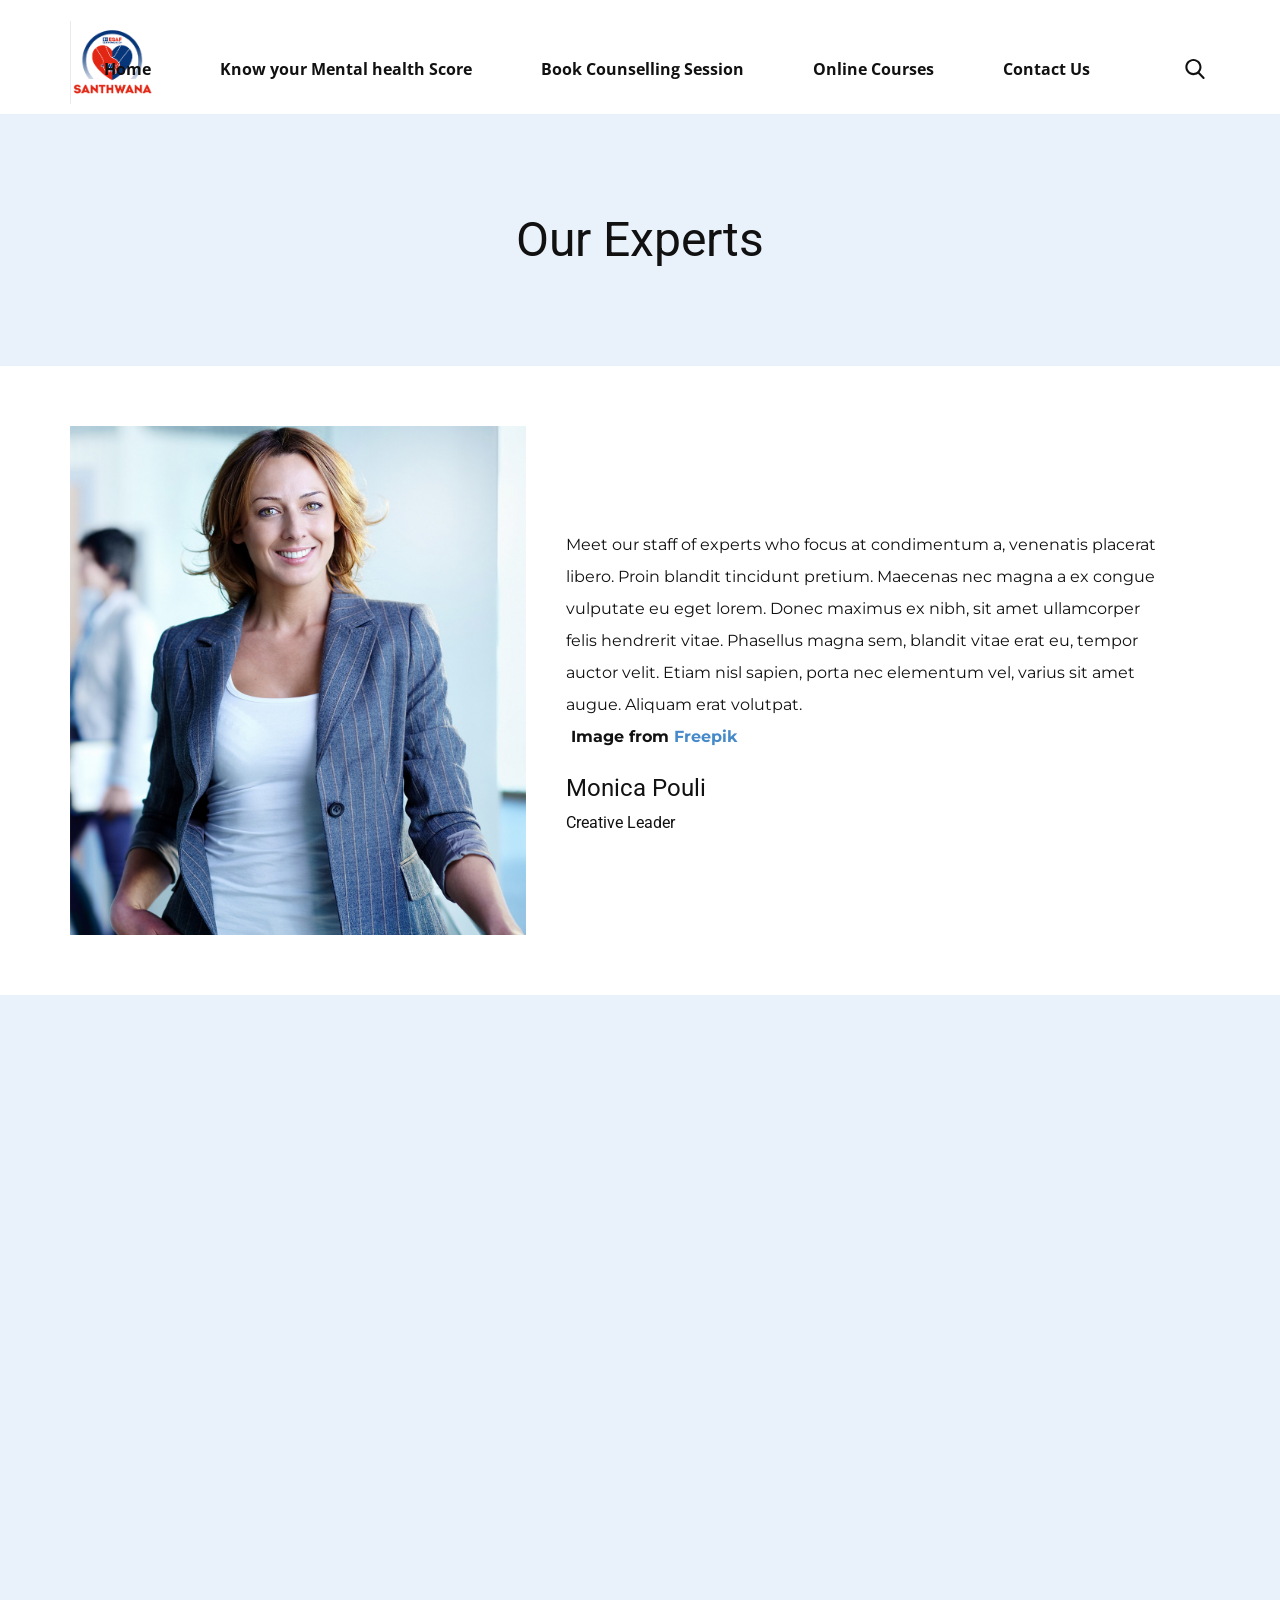
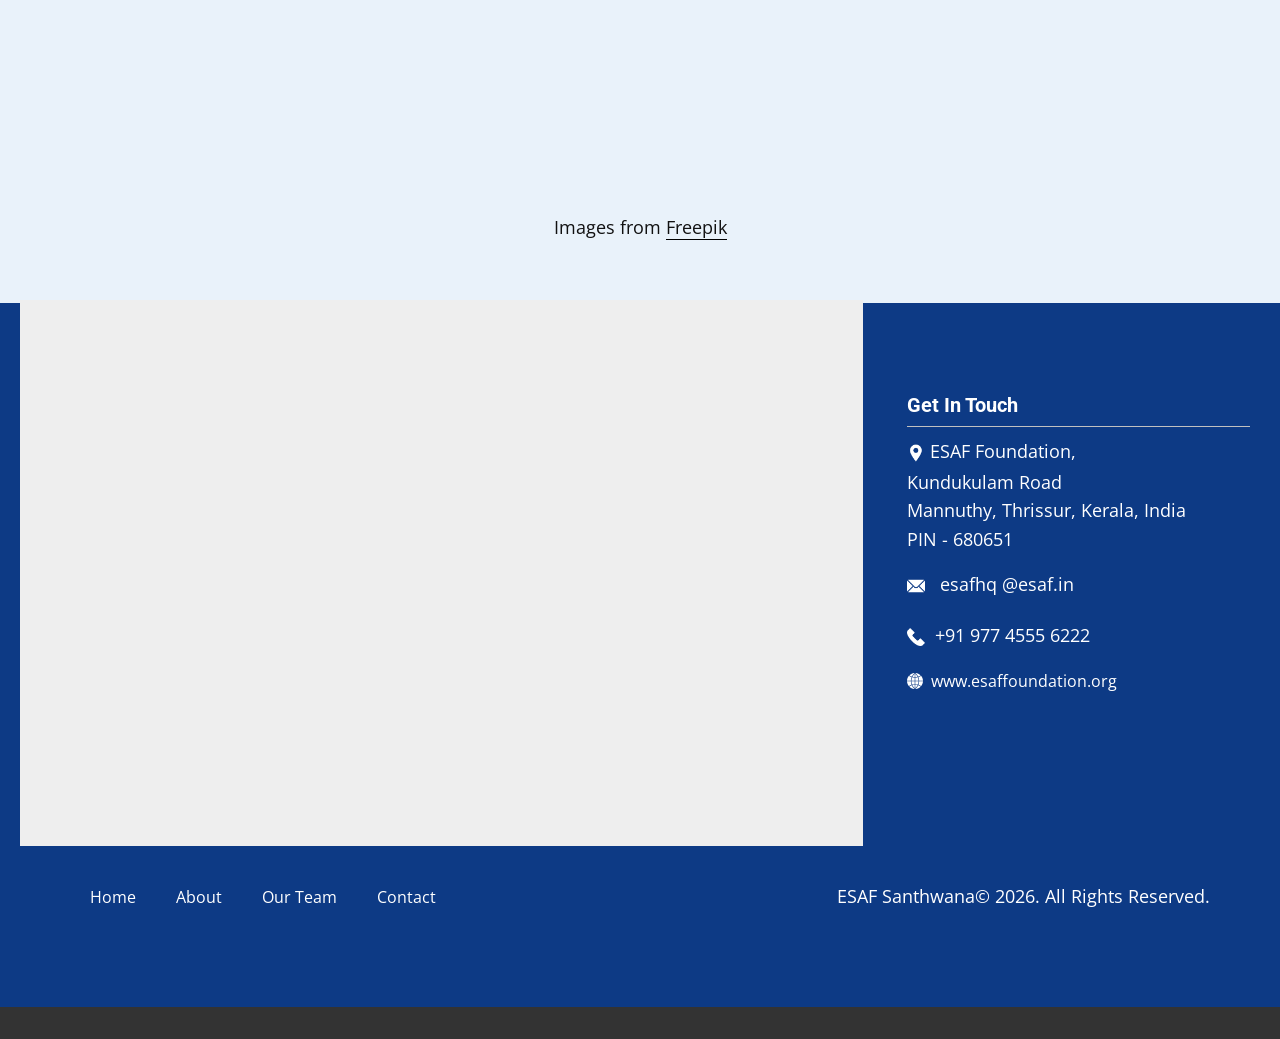
<file: Team.html>
<!DOCTYPE html>
<html style="font-size: 16px;" lang="en"><head>
    <meta name="viewport" content="width=device-width, initial-scale=1.0">
    <meta charset="utf-8">
    <meta name="keywords" content="​Our Experts, Our Amazing Team">
    <meta name="description" content="">
    <title>Team</title>
    <link rel="stylesheet" href="nicepage.css" media="screen">
<link rel="stylesheet" href="Team.css" media="screen">
    <script class="u-script" type="text/javascript" src="jquery.js" defer=""></script>
    <script class="u-script" type="text/javascript" src="nicepage.js" defer=""></script>
    <meta name="generator" content="Nicepage 8.6.2, nicepage.com">
    
    
    
    
    
    <link id="u-page-google-font" rel="stylesheet" href="https://fonts.googleapis.com/css2?display=swap&amp;family=Roboto:ital,wght@0,100;0,200;0,300;0,400;0,500;0,600;0,700;0,800;0,900;1,100;1,200;1,300;1,400;1,500;1,600;1,700;1,800;1,900&amp;family=Open+Sans:ital,wght@0,300;0,400;0,500;0,600;0,700;0,800;1,300;1,400;1,500;1,600;1,700;1,800&amp;family=Montserrat:ital,wght@0,100;0,200;0,300;0,400;0,500;0,600;0,700;0,800;0,900;1,100;1,200;1,300;1,400;1,500;1,600;1,700;1,800;1,900">
    <script type="application/ld+json">{
		"@context": "http://schema.org",
		"@type": "Organization",
		"name": "",
		"logo": "images/Logosanthwana.png"
}</script>
    <meta name="theme-color" content="#478ac9">
    <meta property="og:title" content="Team">
    <meta property="og:type" content="website">
  <meta data-intl-tel-input-cdn-path="intlTelInput/"></head>
  <body data-path-to-root="./" data-include-products="false" class="u-body u-clearfix u-xl-mode" data-lang="en"><header class="u-clearfix u-header u-header" id="header"><div class="u-clearfix u-sheet u-sheet-1">
        <a href="#" class="u-image u-logo u-image-1" data-image-width="199" data-image-height="198">
          <img src="images/Logosanthwana.png" class="u-logo-image u-logo-image-1">
        </a>
        <nav class="u-menu u-menu-one-level u-offcanvas u-menu-1" role="navigation" aria-label="Menu navigation">
          <div class="menu-collapse" style="font-size: 1rem; letter-spacing: 0px; font-weight: 700;">
            <a class="u-button-style u-custom-left-right-menu-spacing u-custom-padding-bottom u-custom-text-hover-color u-custom-top-bottom-menu-spacing u-hamburger-link u-nav-link u-text-active-palette-1-base u-text-hover-palette-2-base" href="#" tabindex="-1" aria-label="Open menu" aria-controls="261f">
              <svg class="u-svg-link" viewBox="0 0 24 24"><use xlink:href="#menu-hamburger"></use></svg>
              <svg class="u-svg-content" version="1.1" id="menu-hamburger" viewBox="0 0 16 16" x="0px" y="0px" xmlns:xlink="http://www.w3.org/1999/xlink" xmlns="http://www.w3.org/2000/svg"><g><rect y="1" width="16" height="2"></rect><rect y="7" width="16" height="2"></rect><rect y="13" width="16" height="2"></rect>
</g></svg>
            </a>
          </div>
          <div class="u-custom-menu u-nav-container">
            <ul class="u-nav u-unstyled u-nav-1" role="menubar"><li role="none" class="u-nav-item"><a role="menuitem" class="u-button-style u-nav-link u-text-active-palette-1-base u-text-hover-palette-1-base u-nav-link-2" href="./">Home</a>
</li><li role="none" class="u-nav-item"><a tabindex="-1" role="menuitem" class="u-button-style u-nav-link u-text-active-palette-1-base u-text-hover-palette-1-base u-nav-link-2" href="https://bewinwilsonmathews.github.io/Santhwana/Santhwana.html" target="_blank">Know your Mental health Score</a>
</li><li role="none" class="u-nav-item"><a tabindex="-1" role="menuitem" class="u-button-style u-nav-link u-text-active-palette-1-base u-text-hover-palette-1-base u-nav-link-2" href="https://meetpro.club/studentmentor" target="_blank">Book Counselling Session</a>
</li><li role="none" class="u-nav-item"><a tabindex="-1" role="menuitem" class="u-button-style u-nav-link u-text-active-palette-1-base u-text-hover-palette-1-base u-nav-link-2" href="https://script.google.com/macros/s/AKfycbzLUiHWCuA23xT3r5N1A-uJz3avY5cB6EeaaajBGBmp5HIz8C4YGnMHK1bf3oDaUm6wXw/exec" target="_blank">Online Courses</a>
</li><li role="none" class="u-nav-item"><a tabindex="-1" role="menuitem" class="u-button-style u-nav-link u-text-active-palette-1-base u-text-hover-palette-1-base u-nav-link-2" href="./#block-17" data-page-id="1332116969" target="_blank">Contact Us</a>
</li></ul>
          </div>
          <div class="u-custom-menu u-nav-container-collapse" id="261f" role="region" aria-label="Menu panel">
            <div class="u-black u-container-style u-inner-container-layout u-opacity u-opacity-95 u-sidenav">
              <div class="u-inner-container-layout u-sidenav-overflow">
                <div class="u-menu-close" tabindex="-1" aria-label="Close menu"></div>
                <ul class="u-align-center u-nav u-popupmenu-items u-unstyled u-nav-2" role="menubar"><li role="none" class="u-nav-item"><a role="menuitem" class="u-button-style u-nav-link" href="./">Home</a>
</li><li role="none" class="u-nav-item"><a tabindex="-1" role="menuitem" class="u-button-style u-nav-link" href="https://bewinwilsonmathews.github.io/Santhwana/Santhwana.html" target="_blank">Know your Mental health Score</a>
</li><li role="none" class="u-nav-item"><a tabindex="-1" role="menuitem" class="u-button-style u-nav-link" href="https://meetpro.club/studentmentor" target="_blank">Book Counselling Session</a>
</li><li role="none" class="u-nav-item"><a tabindex="-1" role="menuitem" class="u-button-style u-nav-link" href="https://script.google.com/macros/s/AKfycbzLUiHWCuA23xT3r5N1A-uJz3avY5cB6EeaaajBGBmp5HIz8C4YGnMHK1bf3oDaUm6wXw/exec" target="_blank">Online Courses</a>
</li><li role="none" class="u-nav-item"><a tabindex="-1" role="menuitem" class="u-button-style u-nav-link" href="./#block-17" data-page-id="1332116969" target="_blank">Contact Us</a>
</li></ul>
              </div>
            </div>
            <div class="u-black u-menu-overlay u-opacity u-opacity-70"></div>
          </div>
        </nav>
        <form action="#" class="u-search u-search-layout-icon u-search-left u-search-1" data-search-token="no-license" data-href="search/search.html" data-page-id="97988421">
          <div class="u-search-overlay"></div>
          <button class="u-search-button" type="submit"><span class="u-search-icon u-search-icon-1">
              <svg class="u-svg-link" preserveAspectRatio="xMidYMin slice" viewBox="0 0 56.966 56.966"><use xlink:href="#svg-8e85"></use></svg>
              <svg xmlns="http://www.w3.org/2000/svg" xmlns:xlink="http://www.w3.org/1999/xlink" version="1.1" id="svg-8e85" x="0px" y="0px" viewBox="0 0 56.966 56.966" style="enable-background:new 0 0 56.966 56.966;" xml:space="preserve" class="u-svg-content"><path d="M55.146,51.887L41.588,37.786c3.486-4.144,5.396-9.358,5.396-14.786c0-12.682-10.318-23-23-23s-23,10.318-23,23  s10.318,23,23,23c4.761,0,9.298-1.436,13.177-4.162l13.661,14.208c0.571,0.593,1.339,0.92,2.162,0.92  c0.779,0,1.518-0.297,2.079-0.837C56.255,54.982,56.293,53.08,55.146,51.887z M23.984,6c9.374,0,17,7.626,17,17s-7.626,17-17,17  s-17-7.626-17-17S14.61,6,23.984,6z"></path></svg></span>
          </button>
          <input class="u-search-input" type="search" name="search" value="" placeholder="Search">
        </form>
      </div></header>
    <section class="u-clearfix u-container-align-center u-palette-1-light-3 u-section-1" id="block-1">
      <div class="u-clearfix u-sheet u-valign-middle u-sheet-1">
        <h2 class="u-align-center u-text u-text-default u-text-1"> Our Experts</h2>
      </div>
    </section>
    <section class="u-align-left u-clearfix u-container-align-left u-section-2" id="block-2">
      <div class="u-clearfix u-sheet u-valign-middle u-sheet-1">
        <div class="data-layout-selected u-clearfix u-expanded-width u-layout-wrap u-layout-wrap-1">
          <div class="u-layout">
            <div class="u-layout-row">
              <div class="u-align-left u-container-align-left u-container-style u-image u-layout-cell u-size-24-lg u-size-24-xl u-size-32-md u-size-32-sm u-size-32-xs u-image-1" data-image-width="1200" data-image-height="1448">
                <div class="u-container-layout u-container-layout-1"></div>
              </div>
              <div class="u-align-left u-container-align-left u-container-style u-layout-cell u-size-28-md u-size-28-sm u-size-28-xs u-size-36-lg u-size-36-xl u-layout-cell-2">
                <div class="u-container-layout u-valign-middle u-container-layout-2">
                  <p class="u-align-left u-custom-font u-font-montserrat u-text u-text-1"> Meet our staff of experts who focus at condimentum a, venenatis placerat libero. Proin blandit tincidunt pretium. Maecenas nec magna a ex congue vulputate eu eget lorem. Donec maximus ex nibh, sit amet ullamcorper felis hendrerit vitae. Phasellus magna sem, blandit vitae erat eu, tempor auctor velit. Etiam nisl sapien, porta nec elementum vel, varius sit amet augue. Aliquam erat volutpat.<br><span style="font-weight: 700;">&nbsp;Image from <a href="https://www.freepik.com/" class="u-active-none u-border-none u-btn u-button-link u-button-style u-hover-none u-none u-text-palette-1-base u-btn-1">Freepik</a></span>
                  </p>
                  <h4 class="u-align-left u-text u-text-default u-text-2"> Monica Pouli</h4>
                  <h5 class="u-align-left u-text u-text-default u-text-3">Creative Leader</h5>
                </div>
              </div>
            </div>
          </div>
        </div>
      </div>
    </section>
    <section class="u-align-center u-clearfix u-container-align-center u-palette-1-light-3 u-section-3" id="block-3">
      <div class="u-clearfix u-sheet u-valign-middle u-sheet-1">
        <h2 class="u-align-center u-text u-text-body-color u-text-default u-text-1" data-animation-name="customAnimationIn" data-animation-duration="1000">Our Amazing Team</h2>
        <div class="u-expanded-width u-layout-grid u-list u-list-1">
          <div class="u-repeater u-repeater-1">
            <div class="u-align-left u-container-align-left u-container-style u-list-item u-repeater-item u-shape-rectangle u-white u-list-item-1" data-animation-name="customAnimationIn" data-animation-duration="1500" data-animation-delay="500">
              <div class="u-container-layout u-similar-container u-container-layout-1">
                <img alt="" class="u-expanded-width-md u-expanded-width-sm u-expanded-width-xs u-image u-image-default u-image-1" data-image-width="626" data-image-height="417" src="images/woman4.jpg" data-animation-name="customAnimationIn" data-animation-duration="1250" data-animation-delay="250">
                <h3 class="u-text u-text-2"> Jennie Roberts</h3>
                <h6 class="u-text u-text-palette-1-base u-text-3"> Sr. Director of Programs</h6>
              </div>
            </div>
            <div class="u-align-left u-container-align-left u-container-style u-list-item u-repeater-item u-shape-rectangle u-white u-list-item-2" data-animation-name="customAnimationIn" data-animation-duration="1500" data-animation-delay="500">
              <div class="u-container-layout u-similar-container u-container-layout-2">
                <img alt="" class="u-expanded-width-md u-expanded-width-sm u-expanded-width-xs u-image u-image-default u-image-2" data-image-width="626" data-image-height="417" src="images/ddddddd.jpg" data-animation-name="customAnimationIn" data-animation-duration="1250" data-animation-delay="250">
                <h3 class="u-text u-text-4"> James Oliver</h3>
                <h6 class="u-text u-text-palette-1-base u-text-5"> Associate Director of Programs</h6>
              </div>
            </div>
            <div class="u-align-left u-container-align-left u-container-style u-list-item u-repeater-item u-shape-rectangle u-white u-list-item-3" data-animation-name="customAnimationIn" data-animation-duration="1500" data-animation-delay="500">
              <div class="u-container-layout u-similar-container u-container-layout-3">
                <img alt="" class="u-expanded-width-md u-expanded-width-sm u-expanded-width-xs u-image u-image-default u-image-3" data-image-width="626" data-image-height="417" src="images/woman8.jpg" data-animation-name="customAnimationIn" data-animation-duration="1250" data-animation-delay="250">
                <h3 class="u-text u-text-6"> Ann Richmond</h3>
                <h6 class="u-text u-text-palette-1-base u-text-7"> Education Manager</h6>
              </div>
            </div>
            <div class="u-align-left u-container-align-left u-container-style u-list-item u-repeater-item u-shape-rectangle u-white u-list-item-4" data-animation-name="customAnimationIn" data-animation-duration="1500" data-animation-delay="500">
              <div class="u-container-layout u-similar-container u-container-layout-4">
                <img alt="" class="u-expanded-width-md u-expanded-width-sm u-expanded-width-xs u-image u-image-default u-image-4" data-image-width="626" data-image-height="417" src="images/woman9.jpg" data-animation-name="customAnimationIn" data-animation-duration="1250" data-animation-delay="250">
                <h3 class="u-text u-text-8"> Mila Parker</h3>
                <h6 class="u-text u-text-palette-1-base u-text-9"> Office Manager</h6>
              </div>
            </div>
          </div>
        </div>
        <p class="u-align-center u-text u-text-default u-text-10">Images from <a href="https://freepik.com/photos/people" class="u-active-none u-border-1 u-border-active-palette-1-base u-border-black u-border-hover-palette-1-base u-border-no-left u-border-no-right u-border-no-top u-btn u-button-link u-button-style u-hover-none u-none u-text-body-color u-btn-1">Freepik</a>
        </p>
      </div>
    </section>
    
    
    
    <footer class="u-align-center-sm u-align-center-xs u-clearfix u-color-var u-footer u-footer" id="footer"><div class="custom-expanded data-layout-selected u-clearfix u-layout-wrap u-layout-wrap-1">
        <div class="u-gutter-0 u-layout">
          <div class="u-layout-row">
            <div class="u-container-style u-layout-cell u-shape-rectangle u-size-18-xxl u-size-40 u-layout-cell-1">
              <div class="u-container-layout u-valign-top-lg u-valign-top-md u-valign-top-sm u-valign-top-xs u-container-layout-1">
                <div class="custom-expanded u-grey-light-2 u-map u-map-1">
                  <div class="embed-responsive">
                    <iframe class="embed-responsive-item" src="https://www.google.com/maps/embed?pb=!1m18!1m12!1m3!1d502092.08882120444!2d75.64968288906248!3d10.532574000000007!2m3!1f0!2f0!3f0!3m2!1i1024!2i768!4f13.1!3m3!1m2!1s0x3ba7ef22c341648f%3A0xb27d6c3a1570b062!2sESAF%20Foundation%20Office!5e0!3m2!1sen!2sin!4v1786616922017!5m2!1sen!2sin" data-map="[base64]"></iframe>
                  </div>
                </div>
              </div>
            </div>
            <div class="u-container-style u-layout-cell u-shape-rectangle u-size-16-xxl u-size-20 u-layout-cell-2">
              <div class="u-container-layout u-valign-top u-container-layout-2">
                <h5 class="u-align-left u-text u-text-white u-text-1"> Get In Touch</h5>
                <div class="u-align-left u-border-1 u-border-grey-25 u-border-no-bottom u-border-no-left u-expanded-width u-line u-line-horizontal u-line-1" data-animation-name="" data-animation-duration="0" data-animation-delay="0" data-animation-direction=""></div>
                <p class="u-align-left u-text u-text-white u-text-2"><span class="u-file-icon u-icon u-text-white u-icon-1"><img src="images/1-b26c8bb7.png" alt=""></span>ESAF Foundation,&nbsp;<br>Kundukulam Road<br>Mannuthy, Thrissur, Kerala, India<br>PIN - 680651
                </p>
                <p class="u-align-left u-text u-text-default u-text-3"><span class="u-file-icon u-icon u-text-white u-icon-2"><img src="images/2-a85e65c4.png" alt=""></span>&nbsp; <a href="mailto:hi@car.repair.com" class="u-active-none u-border-1 u-border-active-white u-border-hover-white u-border-no-left u-border-no-right u-border-no-top u-btn u-button-link u-button-style u-hover-none u-none u-text-active-grey-10 u-text-body-alt-color u-text-hover-grey-10 u-btn-1" data-animation-name="" data-animation-duration="0" data-animation-delay="0" data-animation-direction="">esafhq @esaf.in</a>
                </p>
                <p class="u-align-left u-text u-text-4">
                  <a href="tel:+12345678910" class="u-active-none u-border-1 u-border-active-white u-border-hover-white u-border-no-left u-border-no-right u-border-no-top u-btn u-button-link u-button-style u-hover-none u-none u-text-active-grey-10 u-text-body-alt-color u-text-hover-grey-10 u-btn-2" data-animation-name="" data-animation-duration="0" data-animation-delay="0" data-animation-direction=""><span class="u-file-icon u-icon u-text-white u-icon-3"><img src="images/3-c91f3b92.png" alt=""></span> +91&nbsp;977 4555 6222
                  </a>
                </p>
                <a href="mailto:hi@car.repair.com" class="u-active-none u-border-1 u-border-active-white u-border-hover-white u-border-no-left u-border-no-right u-border-no-top u-btn u-button-link u-button-style u-hover-none u-none u-text-active-grey-10 u-text-body-alt-color u-text-hover-grey-10 u-btn-3" data-animation-name="" data-animation-duration="0" data-animation-delay="0" data-animation-direction=""><span class="u-icon"><svg class="u-svg-content" viewBox="0 0 57.949 57.949" x="0px" y="0px" style="width: 1em; height: 1em;"><g><path d="M29.975,27.985h11.972c-0.123-4.348-1.033-8.567-2.664-12.477c-3.01,0.874-6.131,1.355-9.308,1.44V27.985z"></path><path d="M40.384,13.057c2.928-1.01,5.731-2.392,8.328-4.169l0.653-0.5C44.588,3.658,38.18,0.58,31.071,0.069L30.553,0.49
		C34.767,3.979,38.099,8.268,40.384,13.057z"></path><path d="M29.975,2.628v12.32c2.891-0.082,5.731-0.513,8.473-1.283C36.421,9.505,33.557,5.753,29.975,2.628z"></path><path d="M41.531,42.202c3.13,1.132,6.12,2.668,8.885,4.639l0.868,0.65c3.976-4.785,6.439-10.866,6.665-17.505H43.947
		C43.834,34.224,43.006,38.343,41.531,42.202z"></path><path d="M9.237,8.888c2.597,1.777,5.401,3.158,8.328,4.169c2.285-4.788,5.617-9.077,9.832-12.567l-0.518-0.421
		c-7.125,0.512-13.547,3.603-18.328,8.35L9.237,8.888z"></path><path d="M27.975,2.628c-3.583,3.125-6.446,6.878-8.473,11.036c2.742,0.77,5.582,1.202,8.473,1.283V2.628z"></path><path d="M14.003,29.985H0c0.227,6.639,2.689,12.719,6.665,17.505l0.85-0.635c2.775-1.977,5.771-3.518,8.906-4.652
		C14.943,38.341,14.116,34.222,14.003,29.985z"></path><path d="M16.752,14.89c-3.037-1.064-5.945-2.505-8.644-4.351L7.17,9.897C2.901,14.768,0.236,21.072,0,27.985h14.003
		C14.124,23.425,15.061,18.997,16.752,14.89z"></path><path d="M16.003,27.985h11.972V16.948c-3.179-0.085-6.301-0.566-9.309-1.438C17.035,19.419,16.125,23.637,16.003,27.985z"></path><path d="M27.297,57.391c-4.419-3.695-7.841-8.259-10.111-13.341c-2.992,1.074-5.851,2.538-8.492,4.42l-0.689,0.515
		c4.774,5.003,11.31,8.304,18.605,8.896L27.297,57.391z"></path><path d="M27.975,40.023V29.985H16.003c0.113,4.019,0.905,7.924,2.313,11.58C21.429,40.627,24.669,40.111,27.975,40.023z"></path><path d="M49.236,48.456c-2.631-1.875-5.482-3.335-8.469-4.406c-2.272,5.094-5.698,9.662-10.113,13.344l0.685,0.487
		c7.295-0.592,13.832-3.892,18.606-8.895L49.236,48.456z"></path><path d="M49.885,10.507c-2.72,1.862-5.643,3.311-8.689,4.38c1.692,4.108,2.629,8.537,2.751,13.098h14.003
		c-0.237-6.935-2.917-13.256-7.209-18.133L49.885,10.507z"></path><path d="M27.975,55.342V42.023c-3.039,0.085-6.016,0.556-8.882,1.4C21.136,47.932,24.141,51.998,27.975,55.342z"></path><path d="M41.947,29.985H29.975v10.038c3.307,0.088,6.548,0.604,9.662,1.542C41.041,37.91,41.833,34.005,41.947,29.985z"></path><path d="M38.86,43.423c-2.866-0.844-5.845-1.314-8.885-1.4v13.323C33.806,52.013,36.814,47.943,38.86,43.423z"></path>
</g></svg></span>&nbsp;&nbsp;www.esaffoundation.org 
                </a>
              </div>
            </div>
          </div>
        </div>
      </div><div class="custom-expanded data-layout-selected u-clearfix u-layout-custom-xs u-layout-wrap u-layout-wrap-2">
        <div class="u-layout">
          <div class="u-layout-row">
            <div class="u-container-style u-layout-cell u-size-14-xs u-size-30-lg u-size-30-xl u-size-30-xxl u-size-60-md u-size-60-sm u-layout-cell-3">
              <div class="u-container-layout u-valign-middle u-container-layout-3">
                <nav class="u-menu u-menu-one-level u-offcanvas u-menu-1" data-responsive-from="XS" role="navigation">
                  <div class="menu-collapse">
                    <a class="u-button-style u-custom-text-color u-hamburger-link u-nav-link" aria-label="Open menu" aria-controls="e226" href="#">
                      <svg class="u-svg-link" viewBox="0 0 24 24"><use xlink:href="#svg-23e0"></use></svg>
                      <svg class="u-svg-content" version="1.1" id="svg-23e0" viewBox="0 0 16 16" x="0px" y="0px" xmlns:xlink="http://www.w3.org/1999/xlink" xmlns="http://www.w3.org/2000/svg"><g><rect y="1" width="16" height="2"></rect><rect y="7" width="16" height="2"></rect><rect y="13" width="16" height="2"></rect>
</g></svg>
                    </a>
                  </div>
                  <div class="u-custom-menu u-nav-container">
                    <ul class="u-nav u-unstyled" role="menubar"><li role="none" class="u-nav-item"><a tabindex="-1" role="menuitem" class="u-button-style u-nav-link u-text-white" href="#" aria-haspopup="true">Home</a>
</li><li role="none" class="u-nav-item"><a tabindex="-1" role="menuitem" class="u-button-style u-nav-link u-text-white" href="#">About</a>
</li><li role="none" class="u-nav-item"><a tabindex="-1" role="menuitem" class="u-button-style u-nav-link u-text-white" href="#">Our Team</a>
</li><li role="none" class="u-nav-item"><a tabindex="-1" role="menuitem" class="u-button-style u-nav-link u-text-white" href="#">Contact</a>
</li></ul>
                  </div>
                  <div id="e226" role="region" aria-label="Menu panel" class="u-custom-menu u-nav-container-collapse">
                    <div class="u-black u-container-style u-inner-container-layout u-opacity u-opacity-95 u-sidenav">
                      <div class="u-inner-container-layout u-sidenav-overflow">
                        <div class="u-menu-close" aria-label="Close menu"></div>
                        <ul class="u-align-center u-nav u-popupmenu-items u-unstyled u-nav-2" role="menubar"><li role="none" class="u-nav-item"><a tabindex="-1" role="menuitem" class="u-button-style u-nav-link" href="#" aria-haspopup="true">Home</a>
</li><li role="none" class="u-nav-item"><a tabindex="-1" role="menuitem" class="u-button-style u-nav-link" href="#">About</a>
</li><li role="none" class="u-nav-item"><a tabindex="-1" role="menuitem" class="u-button-style u-nav-link" href="#">Our Team</a>
</li><li role="none" class="u-nav-item"><a tabindex="-1" role="menuitem" class="u-button-style u-nav-link" href="#">Contact</a>
</li></ul>
                      </div>
                    </div>
                    <div class="u-black u-menu-overlay u-opacity u-opacity-70"></div>
                  </div>
                  <style class="menu-style">@media (max-width: 539px) {
                    [data-responsive-from="XS"] .u-nav-container {
                        display: none;
                    }
                    [data-responsive-from="XS"] .menu-collapse {
                        display: block;
                    }
                }</style>
                </nav>
              </div>
            </div>
            <div class="u-container-align-left-md u-container-align-left-sm u-container-align-right-lg u-container-align-right-xl u-container-align-right-xxl u-container-style u-layout-cell u-size-30-lg u-size-30-xl u-size-30-xxl u-size-46-xs u-size-60-md u-size-60-sm u-layout-cell-4">
              <div class="u-container-layout u-valign-bottom-xs u-valign-middle-lg u-valign-middle-md u-valign-middle-sm u-valign-middle-xl u-container-layout-4">
                <p class="u-align-left-md u-align-left-sm u-align-left-xs u-align-right-lg u-align-right-xl u-align-right-xxl u-text u-text-default-lg u-text-default-md u-text-default-sm u-text-default-xl u-text-white u-text-5">ESAF Santhwana© 2026. All Rights Reserved.</p>
              </div>
            </div>
          </div>
        </div>
      </div></footer>
    <section class="u-backlink u-clearfix u-grey-80"></section>
  
</body></html>
</file>
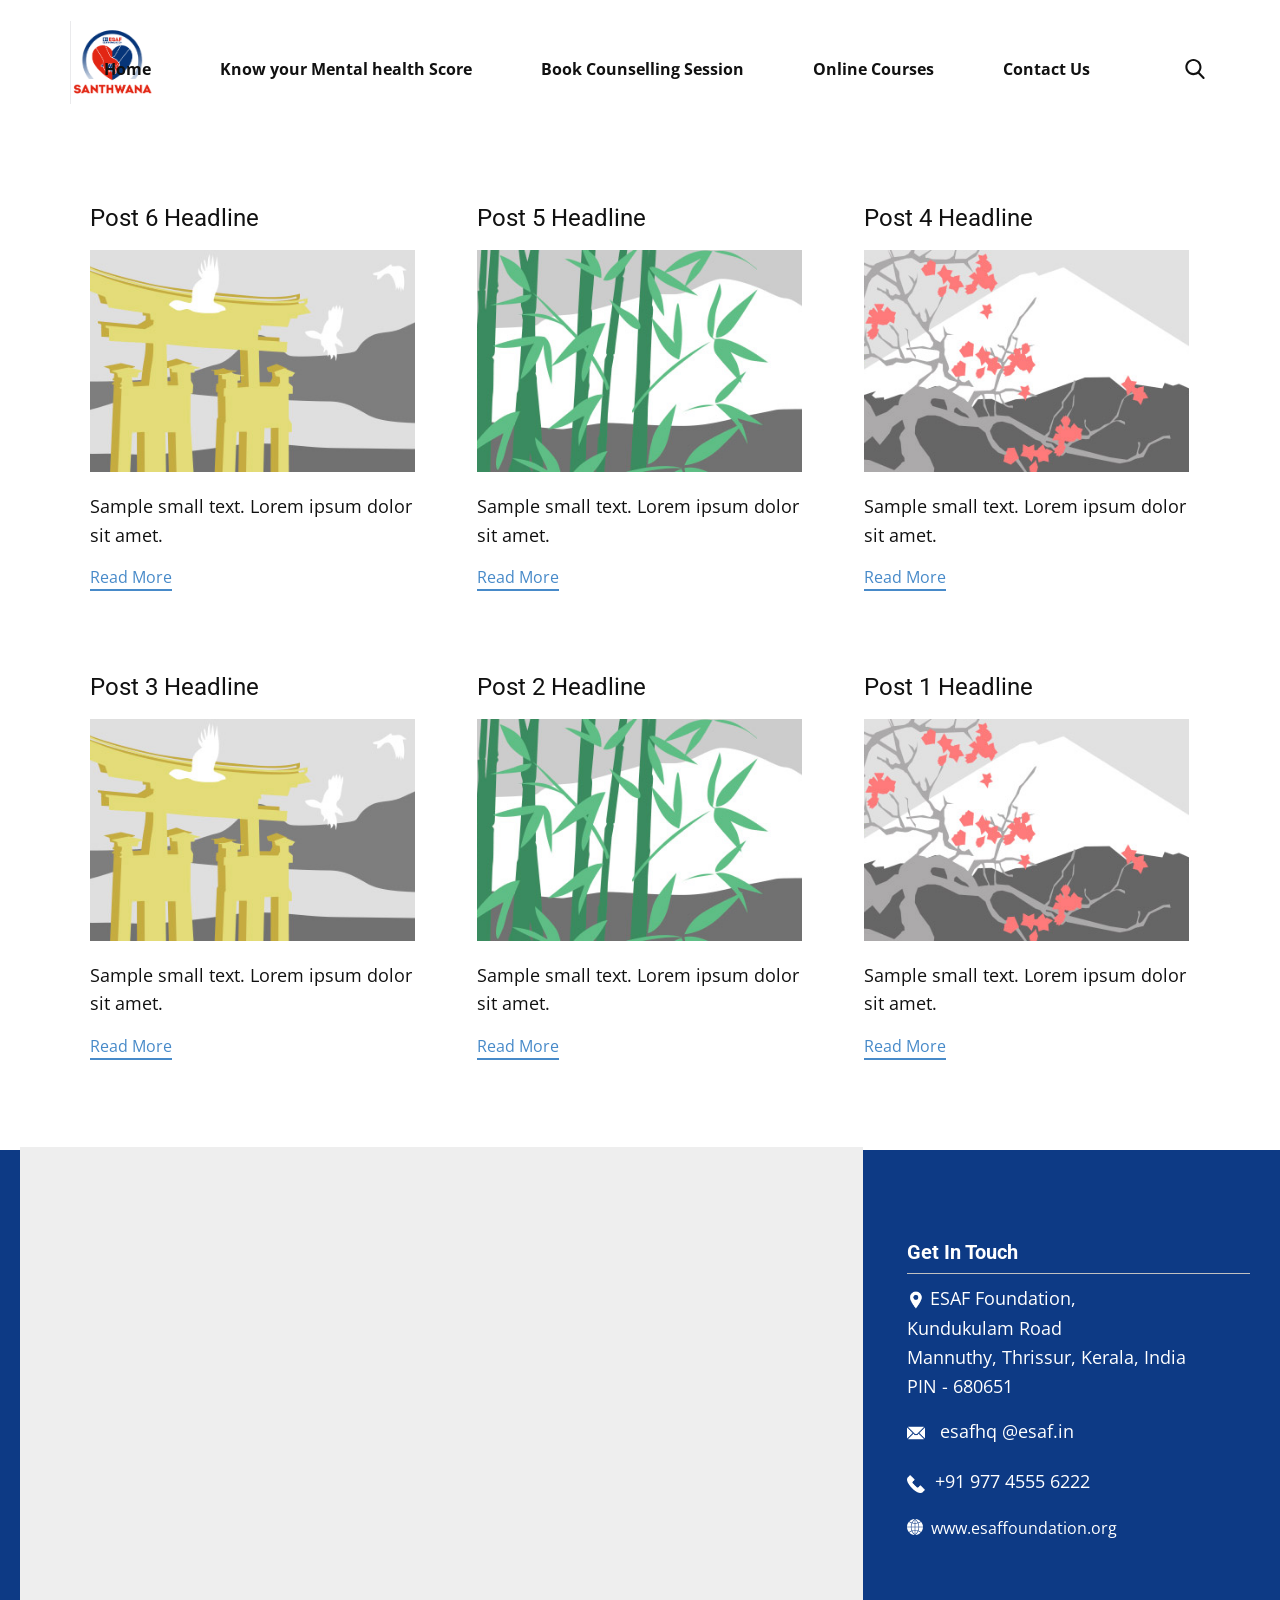
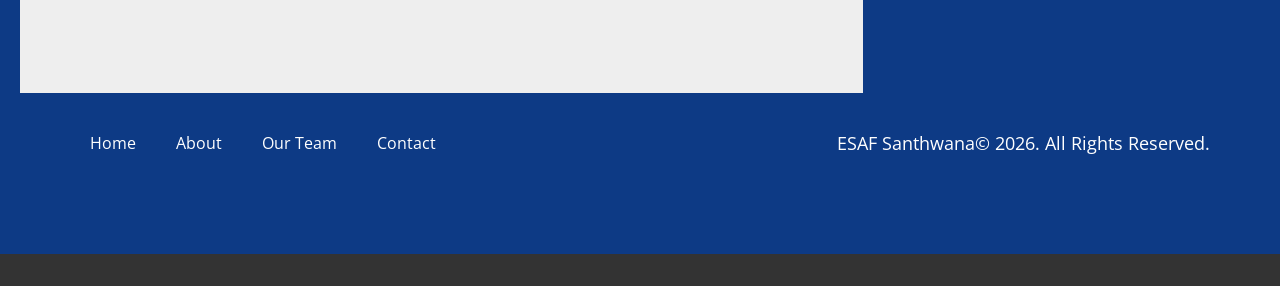
<file: blog/blog.html>
<!DOCTYPE html>
<html style="font-size: 16px;" lang="en"><head>
    <meta name="viewport" content="width=device-width, initial-scale=1.0">
    <meta charset="utf-8">
    <meta name="keywords" content="">
    <meta name="description" content="">
    <title>Blog</title>
    <link rel="stylesheet" href="../nicepage.css" media="screen">
<link rel="stylesheet" href="../Blog-Template.css" media="screen">
    <script class="u-script" type="text/javascript" src="../jquery.js" defer=""></script>
    <script class="u-script" type="text/javascript" src="../nicepage.js" defer=""></script>
    <meta name="generator" content="Nicepage 8.6.2, nicepage.com">
    
    
    
    <link id="u-page-google-font" rel="stylesheet" href="https://fonts.googleapis.com/css2?display=swap&amp;family=Roboto:ital,wght@0,100;0,200;0,300;0,400;0,500;0,600;0,700;0,800;0,900;1,100;1,200;1,300;1,400;1,500;1,600;1,700;1,800;1,900&amp;family=Open+Sans:ital,wght@0,300;0,400;0,500;0,600;0,700;0,800;1,300;1,400;1,500;1,600;1,700;1,800">
    <script type="application/ld+json">{
		"@context": "http://schema.org",
		"@type": "Organization",
		"name": "",
		"logo": "images/Logosanthwana.png"
}</script>
    <meta name="theme-color" content="#478ac9">
  <meta data-intl-tel-input-cdn-path="intlTelInput/"></head>
  <body data-path-to-root="../" data-include-products="false" class="u-body u-xl-mode" data-lang="en"><header class="u-clearfix u-header u-header" id="header"><div class="u-clearfix u-sheet u-sheet-1">
        <a href="#" class="u-image u-logo u-image-1" data-image-width="199" data-image-height="198">
          <img src="../images/Logosanthwana.png" class="u-logo-image u-logo-image-1">
        </a>
        <nav class="u-menu u-menu-one-level u-offcanvas u-menu-1" role="navigation" aria-label="Menu navigation">
          <div class="menu-collapse" style="font-size: 1rem; letter-spacing: 0px; font-weight: 700;">
            <a class="u-button-style u-custom-left-right-menu-spacing u-custom-padding-bottom u-custom-text-hover-color u-custom-top-bottom-menu-spacing u-hamburger-link u-nav-link u-text-active-palette-1-base u-text-hover-palette-2-base" href="#" tabindex="-1" aria-label="Open menu" aria-controls="261f">
              <svg class="u-svg-link" viewBox="0 0 24 24"><use xlink:href="#menu-hamburger"></use></svg>
              <svg class="u-svg-content" version="1.1" id="menu-hamburger" viewBox="0 0 16 16" x="0px" y="0px" xmlns:xlink="http://www.w3.org/1999/xlink" xmlns="http://www.w3.org/2000/svg"><g><rect y="1" width="16" height="2"></rect><rect y="7" width="16" height="2"></rect><rect y="13" width="16" height="2"></rect>
</g></svg>
            </a>
          </div>
          <div class="u-custom-menu u-nav-container">
            <ul class="u-nav u-unstyled u-nav-1" role="menubar"><li role="none" class="u-nav-item"><a role="menuitem" class="u-button-style u-nav-link u-text-active-palette-1-base u-text-hover-palette-1-base u-nav-link-2" href="../">Home</a>
</li><li role="none" class="u-nav-item"><a tabindex="-1" role="menuitem" class="u-button-style u-nav-link u-text-active-palette-1-base u-text-hover-palette-1-base u-nav-link-2" href="https://bewinwilsonmathews.github.io/Santhwana/Santhwana.html" target="_blank">Know your Mental health Score</a>
</li><li role="none" class="u-nav-item"><a tabindex="-1" role="menuitem" class="u-button-style u-nav-link u-text-active-palette-1-base u-text-hover-palette-1-base u-nav-link-2" href="https://meetpro.club/studentmentor" target="_blank">Book Counselling Session</a>
</li><li role="none" class="u-nav-item"><a tabindex="-1" role="menuitem" class="u-button-style u-nav-link u-text-active-palette-1-base u-text-hover-palette-1-base u-nav-link-2" href="https://script.google.com/macros/s/AKfycbzLUiHWCuA23xT3r5N1A-uJz3avY5cB6EeaaajBGBmp5HIz8C4YGnMHK1bf3oDaUm6wXw/exec" target="_blank">Online Courses</a>
</li><li role="none" class="u-nav-item"><a tabindex="-1" role="menuitem" class="u-button-style u-nav-link u-text-active-palette-1-base u-text-hover-palette-1-base u-nav-link-2" href="../#block-17" data-page-id="1332116969" target="_blank">Contact Us</a>
</li></ul>
          </div>
          <div class="u-custom-menu u-nav-container-collapse" id="261f" role="region" aria-label="Menu panel">
            <div class="u-black u-container-style u-inner-container-layout u-opacity u-opacity-95 u-sidenav">
              <div class="u-inner-container-layout u-sidenav-overflow">
                <div class="u-menu-close" tabindex="-1" aria-label="Close menu"></div>
                <ul class="u-align-center u-nav u-popupmenu-items u-unstyled u-nav-2" role="menubar"><li role="none" class="u-nav-item"><a role="menuitem" class="u-button-style u-nav-link" href="../">Home</a>
</li><li role="none" class="u-nav-item"><a tabindex="-1" role="menuitem" class="u-button-style u-nav-link" href="https://bewinwilsonmathews.github.io/Santhwana/Santhwana.html" target="_blank">Know your Mental health Score</a>
</li><li role="none" class="u-nav-item"><a tabindex="-1" role="menuitem" class="u-button-style u-nav-link" href="https://meetpro.club/studentmentor" target="_blank">Book Counselling Session</a>
</li><li role="none" class="u-nav-item"><a tabindex="-1" role="menuitem" class="u-button-style u-nav-link" href="https://script.google.com/macros/s/AKfycbzLUiHWCuA23xT3r5N1A-uJz3avY5cB6EeaaajBGBmp5HIz8C4YGnMHK1bf3oDaUm6wXw/exec" target="_blank">Online Courses</a>
</li><li role="none" class="u-nav-item"><a tabindex="-1" role="menuitem" class="u-button-style u-nav-link" href="../#block-17" data-page-id="1332116969" target="_blank">Contact Us</a>
</li></ul>
              </div>
            </div>
            <div class="u-black u-menu-overlay u-opacity u-opacity-70"></div>
          </div>
        </nav>
        <form action="#" class="u-search u-search-layout-icon u-search-left u-search-1" data-search-token="no-license" data-href="../search/search.html" data-page-id="97988421">
          <div class="u-search-overlay"></div>
          <button class="u-search-button" type="submit"><span class="u-search-icon u-search-icon-1">
              <svg class="u-svg-link" preserveAspectRatio="xMidYMin slice" viewBox="0 0 56.966 56.966"><use xlink:href="#svg-8e85"></use></svg>
              <svg xmlns="http://www.w3.org/2000/svg" xmlns:xlink="http://www.w3.org/1999/xlink" version="1.1" id="svg-8e85" x="0px" y="0px" viewBox="0 0 56.966 56.966" style="enable-background:new 0 0 56.966 56.966;" xml:space="preserve" class="u-svg-content"><path d="M55.146,51.887L41.588,37.786c3.486-4.144,5.396-9.358,5.396-14.786c0-12.682-10.318-23-23-23s-23,10.318-23,23  s10.318,23,23,23c4.761,0,9.298-1.436,13.177-4.162l13.661,14.208c0.571,0.593,1.339,0.92,2.162,0.92  c0.779,0,1.518-0.297,2.079-0.837C56.255,54.982,56.293,53.08,55.146,51.887z M23.984,6c9.374,0,17,7.626,17,17s-7.626,17-17,17  s-17-7.626-17-17S14.61,6,23.984,6z"></path></svg></span>
          </button>
          <input class="u-search-input" type="search" name="search" value="" placeholder="Search">
        </form>
      </div></header>
    <section class="u-clearfix u-section-1" id="block-2">
      <div class="u-clearfix u-sheet u-valign-middle u-sheet-1"><!--blog--><!--blog_options_json--><!--{"type":"Recent","source":"","tags":"","count":""}--><!--/blog_options_json-->
        <div class="u-blog u-expanded-width u-repeater u-repeater-1" data-blog-id="blog-1"><!--blog_post-->
          <div class="u-blog-post u-container-style u-repeater-item u-white u-repeater-item-1"><meta name="twitter:description" content="Sample small text. Lorem ipsum dolor sit amet."><meta name="description" content="Sample small text. Lorem ipsum dolor sit amet."><meta property="og:type" content="article"><meta property="og:title" content="Post 6 Headline"><meta property="og:description" content="Sample small text. Lorem ipsum dolor sit amet."><meta property="og:image" content="../images/8ad73f3c.jpeg">
            <div class="u-container-layout u-similar-container u-valign-top u-container-layout-1"><!--blog_post_header-->
              <h4 class="u-blog-control u-text u-text-1">
                <a class="u-post-header-link" href="../blog/post-5.html">Post 6 Headline</a>
              </h4><!--/blog_post_header--><!--blog_post_image-->
              <img alt="" class="u-blog-control u-expanded-width u-image u-image-default u-image-1" src="../images/8ad73f3c.jpeg" data-href="../blog/post-5.html"><!--/blog_post_image--><!--blog_post_content-->
              <div class="u-blog-control u-post-content u-text u-text-2 fr-view">Sample small text. Lorem ipsum dolor sit amet.</div><!--/blog_post_content--><!--blog_post_readmore-->
              <a href="../blog/post-5.html" class="u-blog-control u-border-2 u-border-palette-1-base u-btn u-btn-rectangle u-button-style u-none u-btn-1"><!--blog_post_readmore_content--><!--options_json--><!--{"content":"","defaultValue":"Read More"}--><!--/options_json-->Read More<!--/blog_post_readmore_content--></a><!--/blog_post_readmore-->
            </div>
          </div><div class="u-blog-post u-container-style u-repeater-item u-video-cover u-white"><meta name="twitter:description" content="Sample small text. Lorem ipsum dolor sit amet."><meta name="description" content="Sample small text. Lorem ipsum dolor sit amet."><meta property="og:type" content="article"><meta property="og:title" content="Post 5 Headline"><meta property="og:description" content="Sample small text. Lorem ipsum dolor sit amet."><meta property="og:image" content="../images/68f64b9d.jpeg">
            <div class="u-container-layout u-similar-container u-valign-top u-container-layout-2"><!--blog_post_header-->
              <h4 class="u-blog-control u-text u-text-3">
                <a class="u-post-header-link" href="../blog/post-4.html">Post 5 Headline</a>
              </h4><!--/blog_post_header--><!--blog_post_image-->
              <img alt="" class="u-blog-control u-expanded-width u-image u-image-default u-image-2" src="../images/68f64b9d.jpeg" data-href="../blog/post-4.html"><!--/blog_post_image--><!--blog_post_content-->
              <div class="u-blog-control u-post-content u-text u-text-4 fr-view">Sample small text. Lorem ipsum dolor sit amet.</div><!--/blog_post_content--><!--blog_post_readmore-->
              <a href="../blog/post-4.html" class="u-blog-control u-border-2 u-border-palette-1-base u-btn u-btn-rectangle u-button-style u-none u-btn-2"><!--blog_post_readmore_content--><!--options_json--><!--{"content":"","defaultValue":"Read More"}--><!--/options_json-->Read More<!--/blog_post_readmore_content--></a><!--/blog_post_readmore-->
            </div>
          </div><div class="u-blog-post u-container-style u-repeater-item u-video-cover u-white"><meta name="twitter:description" content="Sample small text. Lorem ipsum dolor sit amet."><meta name="description" content="Sample small text. Lorem ipsum dolor sit amet."><meta property="og:type" content="article"><meta property="og:title" content="Post 4 Headline"><meta property="og:description" content="Sample small text. Lorem ipsum dolor sit amet."><meta property="og:image" content="../images/0fd3416c.jpeg">
            <div class="u-container-layout u-similar-container u-valign-top u-container-layout-3"><!--blog_post_header-->
              <h4 class="u-blog-control u-text u-text-5">
                <a class="u-post-header-link" href="../blog/post-3.html">Post 4 Headline</a>
              </h4><!--/blog_post_header--><!--blog_post_image-->
              <img alt="" class="u-blog-control u-expanded-width u-image u-image-default u-image-3" src="../images/0fd3416c.jpeg" data-href="../blog/post-3.html"><!--/blog_post_image--><!--blog_post_content-->
              <div class="u-blog-control u-post-content u-text u-text-6 fr-view">Sample small text. Lorem ipsum dolor sit amet.</div><!--/blog_post_content--><!--blog_post_readmore-->
              <a href="../blog/post-3.html" class="u-blog-control u-border-2 u-border-palette-1-base u-btn u-btn-rectangle u-button-style u-none u-btn-3"><!--blog_post_readmore_content--><!--options_json--><!--{"content":"","defaultValue":"Read More"}--><!--/options_json-->Read More<!--/blog_post_readmore_content--></a><!--/blog_post_readmore-->
            </div>
          </div><div class="u-blog-post u-container-style u-repeater-item u-white u-repeater-item-1"><meta name="twitter:description" content="Sample small text. Lorem ipsum dolor sit amet."><meta name="description" content="Sample small text. Lorem ipsum dolor sit amet."><meta property="og:type" content="article"><meta property="og:title" content="Post 3 Headline"><meta property="og:description" content="Sample small text. Lorem ipsum dolor sit amet."><meta property="og:image" content="../images/8ad73f3c.jpeg">
            <div class="u-container-layout u-similar-container u-valign-top u-container-layout-1"><!--blog_post_header-->
              <h4 class="u-blog-control u-text u-text-1">
                <a class="u-post-header-link" href="../blog/post-2.html">Post 3 Headline</a>
              </h4><!--/blog_post_header--><!--blog_post_image-->
              <img alt="" class="u-blog-control u-expanded-width u-image u-image-default u-image-1" src="../images/8ad73f3c.jpeg" data-href="../blog/post-2.html"><!--/blog_post_image--><!--blog_post_content-->
              <div class="u-blog-control u-post-content u-text u-text-2 fr-view">Sample small text. Lorem ipsum dolor sit amet.</div><!--/blog_post_content--><!--blog_post_readmore-->
              <a href="../blog/post-2.html" class="u-blog-control u-border-2 u-border-palette-1-base u-btn u-btn-rectangle u-button-style u-none u-btn-1"><!--blog_post_readmore_content--><!--options_json--><!--{"content":"","defaultValue":"Read More"}--><!--/options_json-->Read More<!--/blog_post_readmore_content--></a><!--/blog_post_readmore-->
            </div>
          </div><div class="u-blog-post u-container-style u-repeater-item u-video-cover u-white"><meta name="twitter:description" content="Sample small text. Lorem ipsum dolor sit amet."><meta name="description" content="Sample small text. Lorem ipsum dolor sit amet."><meta property="og:type" content="article"><meta property="og:title" content="Post 2 Headline"><meta property="og:description" content="Sample small text. Lorem ipsum dolor sit amet."><meta property="og:image" content="../images/68f64b9d.jpeg">
            <div class="u-container-layout u-similar-container u-valign-top u-container-layout-2"><!--blog_post_header-->
              <h4 class="u-blog-control u-text u-text-3">
                <a class="u-post-header-link" href="../blog/post-1.html">Post 2 Headline</a>
              </h4><!--/blog_post_header--><!--blog_post_image-->
              <img alt="" class="u-blog-control u-expanded-width u-image u-image-default u-image-2" src="../images/68f64b9d.jpeg" data-href="../blog/post-1.html"><!--/blog_post_image--><!--blog_post_content-->
              <div class="u-blog-control u-post-content u-text u-text-4 fr-view">Sample small text. Lorem ipsum dolor sit amet.</div><!--/blog_post_content--><!--blog_post_readmore-->
              <a href="../blog/post-1.html" class="u-blog-control u-border-2 u-border-palette-1-base u-btn u-btn-rectangle u-button-style u-none u-btn-2"><!--blog_post_readmore_content--><!--options_json--><!--{"content":"","defaultValue":"Read More"}--><!--/options_json-->Read More<!--/blog_post_readmore_content--></a><!--/blog_post_readmore-->
            </div>
          </div><div class="u-blog-post u-container-style u-repeater-item u-video-cover u-white"><meta name="twitter:description" content="Sample small text. Lorem ipsum dolor sit amet."><meta name="description" content="Sample small text. Lorem ipsum dolor sit amet."><meta property="og:type" content="article"><meta property="og:title" content="Post 1 Headline"><meta property="og:description" content="Sample small text. Lorem ipsum dolor sit amet."><meta property="og:image" content="../images/0fd3416c.jpeg">
            <div class="u-container-layout u-similar-container u-valign-top u-container-layout-3"><!--blog_post_header-->
              <h4 class="u-blog-control u-text u-text-5">
                <a class="u-post-header-link" href="../blog/post.html">Post 1 Headline</a>
              </h4><!--/blog_post_header--><!--blog_post_image-->
              <img alt="" class="u-blog-control u-expanded-width u-image u-image-default u-image-3" src="../images/0fd3416c.jpeg" data-href="../blog/post.html"><!--/blog_post_image--><!--blog_post_content-->
              <div class="u-blog-control u-post-content u-text u-text-6 fr-view">Sample small text. Lorem ipsum dolor sit amet.</div><!--/blog_post_content--><!--blog_post_readmore-->
              <a href="../blog/post.html" class="u-blog-control u-border-2 u-border-palette-1-base u-btn u-btn-rectangle u-button-style u-none u-btn-3"><!--blog_post_readmore_content--><!--options_json--><!--{"content":"","defaultValue":"Read More"}--><!--/options_json-->Read More<!--/blog_post_readmore_content--></a><!--/blog_post_readmore-->
            </div>
          </div><!--/blog_post--><!--blog_post-->
          <!--/blog_post--><!--blog_post-->
          <!--/blog_post-->
        </div><!--/blog-->
      </div>
    </section>
    
    
    
    <footer class="u-align-center-sm u-align-center-xs u-clearfix u-color-var u-footer u-footer" id="footer"><div class="custom-expanded data-layout-selected u-clearfix u-layout-wrap u-layout-wrap-1">
        <div class="u-gutter-0 u-layout">
          <div class="u-layout-row">
            <div class="u-container-style u-layout-cell u-shape-rectangle u-size-18-xxl u-size-40 u-layout-cell-1">
              <div class="u-container-layout u-valign-top-lg u-valign-top-md u-valign-top-sm u-valign-top-xs u-container-layout-1">
                <div class="custom-expanded u-grey-light-2 u-map u-map-1">
                  <div class="embed-responsive">
                    <iframe class="embed-responsive-item" src="https://www.google.com/maps/embed?pb=!1m18!1m12!1m3!1d502092.08882120444!2d75.64968288906248!3d10.532574000000007!2m3!1f0!2f0!3f0!3m2!1i1024!2i768!4f13.1!3m3!1m2!1s0x3ba7ef22c341648f%3A0xb27d6c3a1570b062!2sESAF%20Foundation%20Office!5e0!3m2!1sen!2sin!4v1786616922017!5m2!1sen!2sin" data-map="[base64]"></iframe>
                  </div>
                </div>
              </div>
            </div>
            <div class="u-container-style u-layout-cell u-shape-rectangle u-size-16-xxl u-size-20 u-layout-cell-2">
              <div class="u-container-layout u-valign-top u-container-layout-2">
                <h5 class="u-align-left u-text u-text-white u-text-1"> Get In Touch</h5>
                <div class="u-align-left u-border-1 u-border-grey-25 u-border-no-bottom u-border-no-left u-expanded-width u-line u-line-horizontal u-line-1" data-animation-name="" data-animation-duration="0" data-animation-delay="0" data-animation-direction=""></div>
                <p class="u-align-left u-text u-text-white u-text-2"><span class="u-file-icon u-icon u-text-white u-icon-1"><img src="../images/1-b26c8bb7.png" alt=""></span>ESAF Foundation,&nbsp;<br>Kundukulam Road<br>Mannuthy, Thrissur, Kerala, India<br>PIN - 680651
                </p>
                <p class="u-align-left u-text u-text-default u-text-3"><span class="u-file-icon u-icon u-text-white u-icon-2"><img src="../images/2-a85e65c4.png" alt=""></span>&nbsp; <a href="mailto:hi@car.repair.com" class="u-active-none u-border-1 u-border-active-white u-border-hover-white u-border-no-left u-border-no-right u-border-no-top u-btn u-button-link u-button-style u-hover-none u-none u-text-active-grey-10 u-text-body-alt-color u-text-hover-grey-10 u-btn-1" data-animation-name="" data-animation-duration="0" data-animation-delay="0" data-animation-direction="">esafhq @esaf.in</a>
                </p>
                <p class="u-align-left u-text u-text-4">
                  <a href="tel:+12345678910" class="u-active-none u-border-1 u-border-active-white u-border-hover-white u-border-no-left u-border-no-right u-border-no-top u-btn u-button-link u-button-style u-hover-none u-none u-text-active-grey-10 u-text-body-alt-color u-text-hover-grey-10 u-btn-2" data-animation-name="" data-animation-duration="0" data-animation-delay="0" data-animation-direction=""><span class="u-file-icon u-icon u-text-white u-icon-3"><img src="../images/3-c91f3b92.png" alt=""></span> +91&nbsp;977 4555 6222
                  </a>
                </p>
                <a href="mailto:hi@car.repair.com" class="u-active-none u-border-1 u-border-active-white u-border-hover-white u-border-no-left u-border-no-right u-border-no-top u-btn u-button-link u-button-style u-hover-none u-none u-text-active-grey-10 u-text-body-alt-color u-text-hover-grey-10 u-btn-3" data-animation-name="" data-animation-duration="0" data-animation-delay="0" data-animation-direction=""><span class="u-icon"><svg class="u-svg-content" viewBox="0 0 57.949 57.949" x="0px" y="0px" style="width: 1em; height: 1em;"><g><path d="M29.975,27.985h11.972c-0.123-4.348-1.033-8.567-2.664-12.477c-3.01,0.874-6.131,1.355-9.308,1.44V27.985z"></path><path d="M40.384,13.057c2.928-1.01,5.731-2.392,8.328-4.169l0.653-0.5C44.588,3.658,38.18,0.58,31.071,0.069L30.553,0.49
		C34.767,3.979,38.099,8.268,40.384,13.057z"></path><path d="M29.975,2.628v12.32c2.891-0.082,5.731-0.513,8.473-1.283C36.421,9.505,33.557,5.753,29.975,2.628z"></path><path d="M41.531,42.202c3.13,1.132,6.12,2.668,8.885,4.639l0.868,0.65c3.976-4.785,6.439-10.866,6.665-17.505H43.947
		C43.834,34.224,43.006,38.343,41.531,42.202z"></path><path d="M9.237,8.888c2.597,1.777,5.401,3.158,8.328,4.169c2.285-4.788,5.617-9.077,9.832-12.567l-0.518-0.421
		c-7.125,0.512-13.547,3.603-18.328,8.35L9.237,8.888z"></path><path d="M27.975,2.628c-3.583,3.125-6.446,6.878-8.473,11.036c2.742,0.77,5.582,1.202,8.473,1.283V2.628z"></path><path d="M14.003,29.985H0c0.227,6.639,2.689,12.719,6.665,17.505l0.85-0.635c2.775-1.977,5.771-3.518,8.906-4.652
		C14.943,38.341,14.116,34.222,14.003,29.985z"></path><path d="M16.752,14.89c-3.037-1.064-5.945-2.505-8.644-4.351L7.17,9.897C2.901,14.768,0.236,21.072,0,27.985h14.003
		C14.124,23.425,15.061,18.997,16.752,14.89z"></path><path d="M16.003,27.985h11.972V16.948c-3.179-0.085-6.301-0.566-9.309-1.438C17.035,19.419,16.125,23.637,16.003,27.985z"></path><path d="M27.297,57.391c-4.419-3.695-7.841-8.259-10.111-13.341c-2.992,1.074-5.851,2.538-8.492,4.42l-0.689,0.515
		c4.774,5.003,11.31,8.304,18.605,8.896L27.297,57.391z"></path><path d="M27.975,40.023V29.985H16.003c0.113,4.019,0.905,7.924,2.313,11.58C21.429,40.627,24.669,40.111,27.975,40.023z"></path><path d="M49.236,48.456c-2.631-1.875-5.482-3.335-8.469-4.406c-2.272,5.094-5.698,9.662-10.113,13.344l0.685,0.487
		c7.295-0.592,13.832-3.892,18.606-8.895L49.236,48.456z"></path><path d="M49.885,10.507c-2.72,1.862-5.643,3.311-8.689,4.38c1.692,4.108,2.629,8.537,2.751,13.098h14.003
		c-0.237-6.935-2.917-13.256-7.209-18.133L49.885,10.507z"></path><path d="M27.975,55.342V42.023c-3.039,0.085-6.016,0.556-8.882,1.4C21.136,47.932,24.141,51.998,27.975,55.342z"></path><path d="M41.947,29.985H29.975v10.038c3.307,0.088,6.548,0.604,9.662,1.542C41.041,37.91,41.833,34.005,41.947,29.985z"></path><path d="M38.86,43.423c-2.866-0.844-5.845-1.314-8.885-1.4v13.323C33.806,52.013,36.814,47.943,38.86,43.423z"></path>
</g></svg></span>&nbsp;&nbsp;www.esaffoundation.org 
                </a>
              </div>
            </div>
          </div>
        </div>
      </div><div class="custom-expanded data-layout-selected u-clearfix u-layout-custom-xs u-layout-wrap u-layout-wrap-2">
        <div class="u-layout">
          <div class="u-layout-row">
            <div class="u-container-style u-layout-cell u-size-14-xs u-size-30-lg u-size-30-xl u-size-30-xxl u-size-60-md u-size-60-sm u-layout-cell-3">
              <div class="u-container-layout u-valign-middle u-container-layout-3">
                <nav class="u-menu u-menu-one-level u-offcanvas u-menu-1" data-responsive-from="XS" role="navigation">
                  <div class="menu-collapse">
                    <a class="u-button-style u-custom-text-color u-hamburger-link u-nav-link" aria-label="Open menu" aria-controls="e226" href="#">
                      <svg class="u-svg-link" viewBox="0 0 24 24"><use xlink:href="#svg-23e0"></use></svg>
                      <svg class="u-svg-content" version="1.1" id="svg-23e0" viewBox="0 0 16 16" x="0px" y="0px" xmlns:xlink="http://www.w3.org/1999/xlink" xmlns="http://www.w3.org/2000/svg"><g><rect y="1" width="16" height="2"></rect><rect y="7" width="16" height="2"></rect><rect y="13" width="16" height="2"></rect>
</g></svg>
                    </a>
                  </div>
                  <div class="u-custom-menu u-nav-container">
                    <ul class="u-nav u-unstyled" role="menubar"><li role="none" class="u-nav-item"><a tabindex="-1" role="menuitem" class="u-button-style u-nav-link u-text-white" href="#" aria-haspopup="true">Home</a>
</li><li role="none" class="u-nav-item"><a tabindex="-1" role="menuitem" class="u-button-style u-nav-link u-text-white" href="#">About</a>
</li><li role="none" class="u-nav-item"><a tabindex="-1" role="menuitem" class="u-button-style u-nav-link u-text-white" href="#">Our Team</a>
</li><li role="none" class="u-nav-item"><a tabindex="-1" role="menuitem" class="u-button-style u-nav-link u-text-white" href="#">Contact</a>
</li></ul>
                  </div>
                  <div id="e226" role="region" aria-label="Menu panel" class="u-custom-menu u-nav-container-collapse">
                    <div class="u-black u-container-style u-inner-container-layout u-opacity u-opacity-95 u-sidenav">
                      <div class="u-inner-container-layout u-sidenav-overflow">
                        <div class="u-menu-close" aria-label="Close menu"></div>
                        <ul class="u-align-center u-nav u-popupmenu-items u-unstyled u-nav-2" role="menubar"><li role="none" class="u-nav-item"><a tabindex="-1" role="menuitem" class="u-button-style u-nav-link" href="#" aria-haspopup="true">Home</a>
</li><li role="none" class="u-nav-item"><a tabindex="-1" role="menuitem" class="u-button-style u-nav-link" href="#">About</a>
</li><li role="none" class="u-nav-item"><a tabindex="-1" role="menuitem" class="u-button-style u-nav-link" href="#">Our Team</a>
</li><li role="none" class="u-nav-item"><a tabindex="-1" role="menuitem" class="u-button-style u-nav-link" href="#">Contact</a>
</li></ul>
                      </div>
                    </div>
                    <div class="u-black u-menu-overlay u-opacity u-opacity-70"></div>
                  </div>
                  <style class="menu-style">@media (max-width: 539px) {
                    [data-responsive-from="XS"] .u-nav-container {
                        display: none;
                    }
                    [data-responsive-from="XS"] .menu-collapse {
                        display: block;
                    }
                }</style>
                </nav>
              </div>
            </div>
            <div class="u-container-align-left-md u-container-align-left-sm u-container-align-right-lg u-container-align-right-xl u-container-align-right-xxl u-container-style u-layout-cell u-size-30-lg u-size-30-xl u-size-30-xxl u-size-46-xs u-size-60-md u-size-60-sm u-layout-cell-4">
              <div class="u-container-layout u-valign-bottom-xs u-valign-middle-lg u-valign-middle-md u-valign-middle-sm u-valign-middle-xl u-container-layout-4">
                <p class="u-align-left-md u-align-left-sm u-align-left-xs u-align-right-lg u-align-right-xl u-align-right-xxl u-text u-text-default-lg u-text-default-md u-text-default-sm u-text-default-xl u-text-white u-text-5">ESAF Santhwana© 2026. All Rights Reserved.</p>
              </div>
            </div>
          </div>
        </div>
      </div></footer>
    <section class="u-backlink u-clearfix u-grey-80"></section>
  
</body></html>
</file>
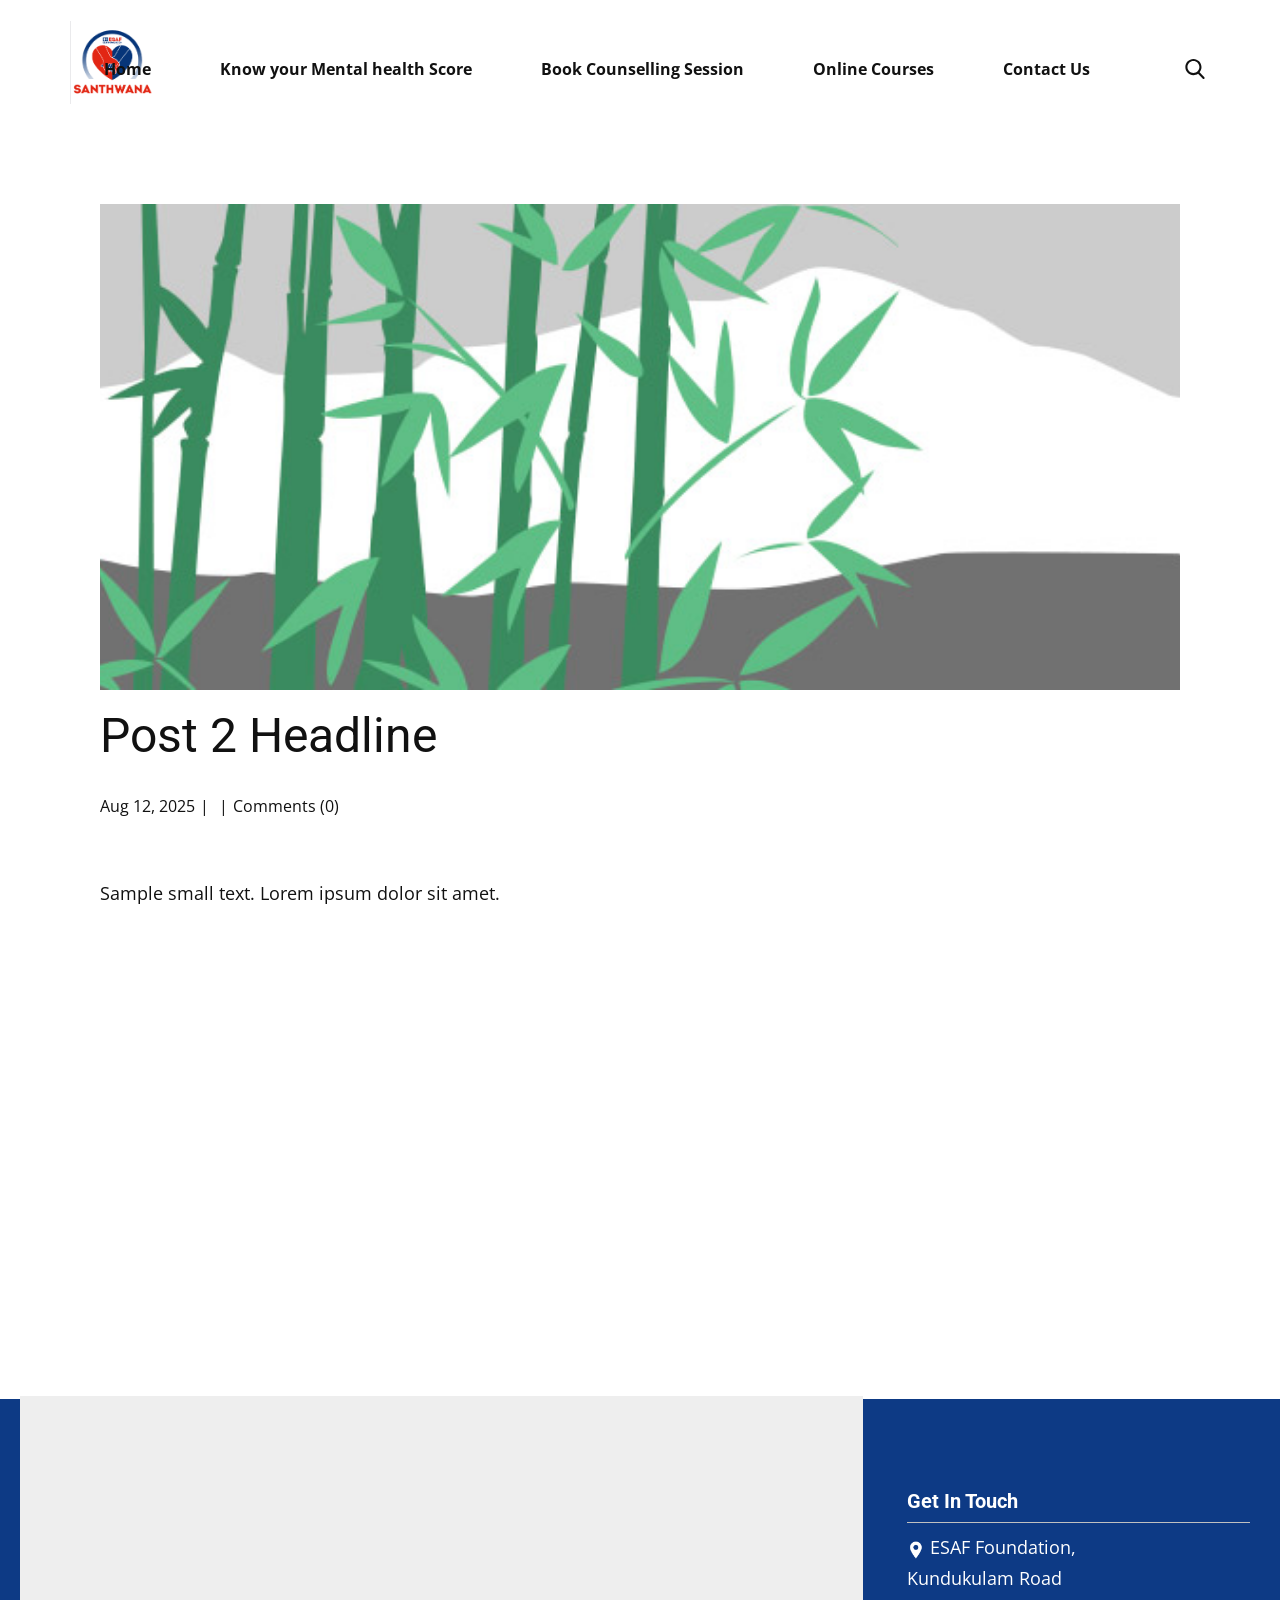
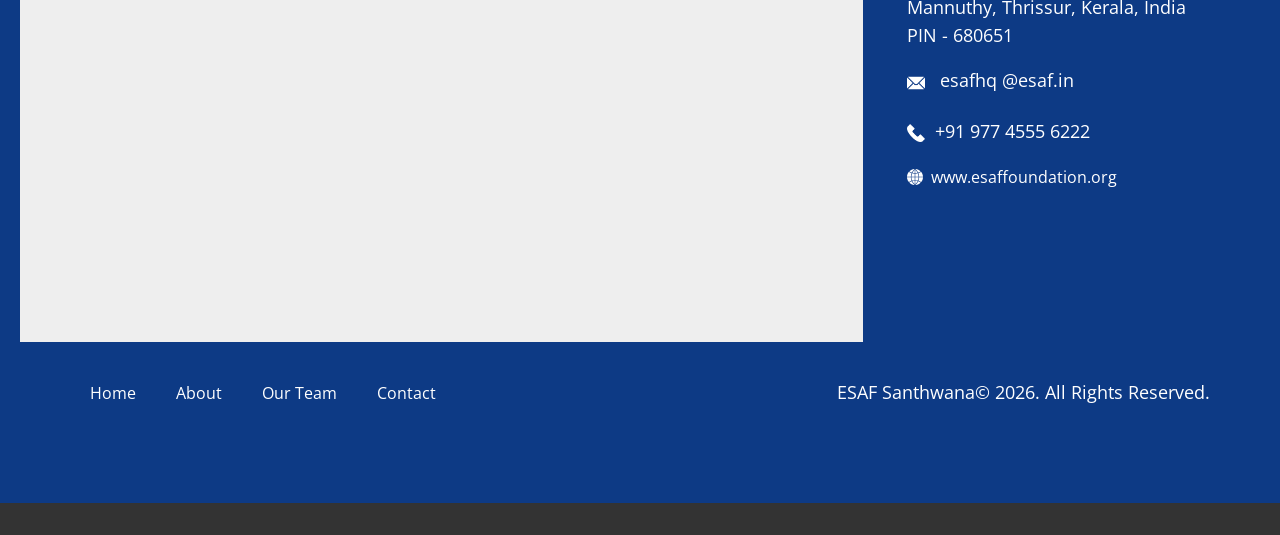
<file: blog/post-1.html>
<!DOCTYPE html>
<html style="font-size: 16px;" lang="en"><head>
    <meta name="viewport" content="width=device-width, initial-scale=1.0">
    <meta charset="utf-8">
    <meta name="keywords" content="Post 1 Headline">
    <meta name="description" content="Sample small text. Lorem ipsum dolor sit amet.">
    <title>Post 2 Headline</title>
    <link rel="stylesheet" href="../nicepage.css" media="screen">
<link rel="stylesheet" href="../Post-Template.css" media="screen">
    <script class="u-script" type="text/javascript" src="../jquery.js" defer=""></script>
    <script class="u-script" type="text/javascript" src="../nicepage.js" defer=""></script>
    <meta name="generator" content="Nicepage 8.6.2, nicepage.com">
    
    
    
    <link id="u-page-google-font" rel="stylesheet" href="https://fonts.googleapis.com/css2?display=swap&amp;family=Roboto:ital,wght@0,100;0,200;0,300;0,400;0,500;0,600;0,700;0,800;0,900;1,100;1,200;1,300;1,400;1,500;1,600;1,700;1,800;1,900&amp;family=Open+Sans:ital,wght@0,300;0,400;0,500;0,600;0,700;0,800;1,300;1,400;1,500;1,600;1,700;1,800">
    <script type="application/ld+json">{
		"@context": "http://schema.org",
		"@type": "Organization",
		"name": "",
		"logo": "images/Logosanthwana.png"
}</script>
    <meta name="theme-color" content="#478ac9">
  <meta data-intl-tel-input-cdn-path="intlTelInput/"><meta name="twitter:description" content="Sample small text. Lorem ipsum dolor sit amet."><meta property="og:type" content="article"><meta property="og:title" content="Post 2 Headline"><meta property="og:description" content="Sample small text. Lorem ipsum dolor sit amet."><meta property="og:image" content="../images/68f64b9d.jpeg"></head>
  <body data-path-to-root="./" data-include-products="false" class="u-body u-xl-mode" data-lang="en"><header class="u-clearfix u-header u-header" id="header"><div class="u-clearfix u-sheet u-sheet-1">
        <a href="#" class="u-image u-logo u-image-1" data-image-width="199" data-image-height="198">
          <img src="../images/Logosanthwana.png" class="u-logo-image u-logo-image-1">
        </a>
        <nav class="u-menu u-menu-one-level u-offcanvas u-menu-1" role="navigation" aria-label="Menu navigation">
          <div class="menu-collapse" style="font-size: 1rem; letter-spacing: 0px; font-weight: 700;">
            <a class="u-button-style u-custom-left-right-menu-spacing u-custom-padding-bottom u-custom-text-hover-color u-custom-top-bottom-menu-spacing u-hamburger-link u-nav-link u-text-active-palette-1-base u-text-hover-palette-2-base" href="#" tabindex="-1" aria-label="Open menu" aria-controls="261f">
              <svg class="u-svg-link" viewBox="0 0 24 24"><use xlink:href="#menu-hamburger"></use></svg>
              <svg class="u-svg-content" version="1.1" id="menu-hamburger" viewBox="0 0 16 16" x="0px" y="0px" xmlns:xlink="http://www.w3.org/1999/xlink" xmlns="http://www.w3.org/2000/svg"><g><rect y="1" width="16" height="2"></rect><rect y="7" width="16" height="2"></rect><rect y="13" width="16" height="2"></rect>
</g></svg>
            </a>
          </div>
          <div class="u-custom-menu u-nav-container">
            <ul class="u-nav u-unstyled u-nav-1" role="menubar"><li role="none" class="u-nav-item"><a role="menuitem" class="u-button-style u-nav-link u-text-active-palette-1-base u-text-hover-palette-1-base u-nav-link-2" href="../">Home</a>
</li><li role="none" class="u-nav-item"><a tabindex="-1" role="menuitem" class="u-button-style u-nav-link u-text-active-palette-1-base u-text-hover-palette-1-base u-nav-link-2" href="https://bewinwilsonmathews.github.io/Santhwana/Santhwana.html" target="_blank">Know your Mental health Score</a>
</li><li role="none" class="u-nav-item"><a tabindex="-1" role="menuitem" class="u-button-style u-nav-link u-text-active-palette-1-base u-text-hover-palette-1-base u-nav-link-2" href="https://meetpro.club/studentmentor" target="_blank">Book Counselling Session</a>
</li><li role="none" class="u-nav-item"><a tabindex="-1" role="menuitem" class="u-button-style u-nav-link u-text-active-palette-1-base u-text-hover-palette-1-base u-nav-link-2" href="https://script.google.com/macros/s/AKfycbzLUiHWCuA23xT3r5N1A-uJz3avY5cB6EeaaajBGBmp5HIz8C4YGnMHK1bf3oDaUm6wXw/exec" target="_blank">Online Courses</a>
</li><li role="none" class="u-nav-item"><a tabindex="-1" role="menuitem" class="u-button-style u-nav-link u-text-active-palette-1-base u-text-hover-palette-1-base u-nav-link-2" href="../#block-17" data-page-id="1332116969" target="_blank">Contact Us</a>
</li></ul>
          </div>
          <div class="u-custom-menu u-nav-container-collapse" id="261f" role="region" aria-label="Menu panel">
            <div class="u-black u-container-style u-inner-container-layout u-opacity u-opacity-95 u-sidenav">
              <div class="u-inner-container-layout u-sidenav-overflow">
                <div class="u-menu-close" tabindex="-1" aria-label="Close menu"></div>
                <ul class="u-align-center u-nav u-popupmenu-items u-unstyled u-nav-2" role="menubar"><li role="none" class="u-nav-item"><a role="menuitem" class="u-button-style u-nav-link" href="../">Home</a>
</li><li role="none" class="u-nav-item"><a tabindex="-1" role="menuitem" class="u-button-style u-nav-link" href="https://bewinwilsonmathews.github.io/Santhwana/Santhwana.html" target="_blank">Know your Mental health Score</a>
</li><li role="none" class="u-nav-item"><a tabindex="-1" role="menuitem" class="u-button-style u-nav-link" href="https://meetpro.club/studentmentor" target="_blank">Book Counselling Session</a>
</li><li role="none" class="u-nav-item"><a tabindex="-1" role="menuitem" class="u-button-style u-nav-link" href="https://script.google.com/macros/s/AKfycbzLUiHWCuA23xT3r5N1A-uJz3avY5cB6EeaaajBGBmp5HIz8C4YGnMHK1bf3oDaUm6wXw/exec" target="_blank">Online Courses</a>
</li><li role="none" class="u-nav-item"><a tabindex="-1" role="menuitem" class="u-button-style u-nav-link" href="../#block-17" data-page-id="1332116969" target="_blank">Contact Us</a>
</li></ul>
              </div>
            </div>
            <div class="u-black u-menu-overlay u-opacity u-opacity-70"></div>
          </div>
        </nav>
        <form action="#" class="u-search u-search-layout-icon u-search-left u-search-1" data-search-token="no-license" data-href="../search/search.html" data-page-id="97988421">
          <div class="u-search-overlay"></div>
          <button class="u-search-button" type="submit"><span class="u-search-icon u-search-icon-1">
              <svg class="u-svg-link" preserveAspectRatio="xMidYMin slice" viewBox="0 0 56.966 56.966"><use xlink:href="#svg-8e85"></use></svg>
              <svg xmlns="http://www.w3.org/2000/svg" xmlns:xlink="http://www.w3.org/1999/xlink" version="1.1" id="svg-8e85" x="0px" y="0px" viewBox="0 0 56.966 56.966" style="enable-background:new 0 0 56.966 56.966;" xml:space="preserve" class="u-svg-content"><path d="M55.146,51.887L41.588,37.786c3.486-4.144,5.396-9.358,5.396-14.786c0-12.682-10.318-23-23-23s-23,10.318-23,23  s10.318,23,23,23c4.761,0,9.298-1.436,13.177-4.162l13.661,14.208c0.571,0.593,1.339,0.92,2.162,0.92  c0.779,0,1.518-0.297,2.079-0.837C56.255,54.982,56.293,53.08,55.146,51.887z M23.984,6c9.374,0,17,7.626,17,17s-7.626,17-17,17  s-17-7.626-17-17S14.61,6,23.984,6z"></path></svg></span>
          </button>
          <input class="u-search-input" type="search" name="search" value="" placeholder="Search">
        </form>
      </div></header>
    <section class="u-align-center u-clearfix u-section-1" id="block-2">
      <div class="u-clearfix u-sheet u-valign-middle-md u-valign-middle-sm u-valign-middle-xs u-sheet-1"><!--post_details--><!--post_details_options_json--><!--{"source":""}--><!--/post_details_options_json--><!--blog_post-->
        <div class="u-container-style u-expanded-width u-post-details u-post-details-1">
          <div class="u-container-layout u-valign-middle u-container-layout-1"><!--blog_post_image-->
            <img alt="" class="u-blog-control u-expanded-width u-image u-image-default u-image-1" src="../images/68f64b9d.jpeg"><!--/blog_post_image--><!--blog_post_header-->
            <h2 class="u-blog-control u-text u-text-1">Post 2 Headline</h2><!--/blog_post_header--><!--blog_post_metadata-->
            <div class="u-blog-control u-metadata u-metadata-1"><!--blog_post_metadata_date--><span class="u-meta-date u-meta-icon">Aug 12, 2025</span><!--/blog_post_metadata_date--><!--blog_post_metadata_category--><span class="u-meta-category u-meta-icon"></span><!--/blog_post_metadata_category--><!--blog_post_metadata_comments--><span class="u-meta-comments u-meta-icon"><!--blog_post_metadata_comments_content-->Comments (0)<!--/blog_post_metadata_comments_content--></span><!--/blog_post_metadata_comments-->
            </div><!--/blog_post_metadata--><!--blog_post_content-->
            <div class="u-align-justify u-blog-control u-post-content u-text u-text-2 fr-view">
  <p>
    <meta name="viewport" content="width=device-width, initial-scale=1.0">
    <meta charset="utf-8">
    <meta name="keywords" content=""><meta name="description" content="">
    <title></title>
    <link rel="stylesheet" href="/nicepage.css" media="screen" class="u-static-style"><link rel="stylesheet" href="/nicepage.css" media="screen">
    <script class="u-script" type="text/javascript" src="//capp.nicepage.com/assets/jquery-1.9.1.min.js" defer=""></script>
    <script class="u-script" type="text/javascript" src="//capp.nicepage.com/e1ec80a0bae8923e64d6c550789dfe4bf6121475/nicepage.js" defer=""></script>
</p><section class="u-clearfix u-valign-top u-block-b649-1" custom-posts-hash="T" data-section-properties="{&quot;margin&quot;:&quot;none&quot;,&quot;stretch&quot;:true}" data-id="b649" data-posts-content="[{'images':[],'maps':[],'videos':[],'icons':[],'textWidth':'','textHeight':'','id':1,'headingProp':'h3','textProp':'text'}]" style="min-height: 500px">
  <div class="u-clearfix u-rich-text u-text u-block-b649-4" data-state="{&quot;margin-top&quot;:{&quot;shouldApplyDefaultMargins&quot;:{&quot;XL&quot;:false,&quot;LG&quot;:false,&quot;MD&quot;:false,&quot;SM&quot;:true,&quot;XS&quot;:true},&quot;parentVerticalAlign&quot;:{&quot;XL&quot;:&quot;top&quot;,&quot;LG&quot;:&quot;top&quot;,&quot;MD&quot;:&quot;top&quot;,&quot;SM&quot;:&quot;top&quot;,&quot;XS&quot;:&quot;top&quot;}},&quot;margin-bottom&quot;:{&quot;shouldApplyDefaultMargins&quot;:{&quot;XL&quot;:false,&quot;LG&quot;:false,&quot;MD&quot;:false,&quot;SM&quot;:true,&quot;XS&quot;:true},&quot;parentVerticalAlign&quot;:{&quot;XL&quot;:&quot;top&quot;,&quot;LG&quot;:&quot;top&quot;,&quot;MD&quot;:&quot;top&quot;,&quot;SM&quot;:&quot;top&quot;,&quot;XS&quot;:&quot;top&quot;}}}" style="">
  <p>Sample small text. Lorem ipsum dolor sit amet.</p>
  </div>
  <style data-mode="XL">@media (min-width: 1200px) {
  .u-block-b649-1 {
    min-height: 500px;
  }
}</style>
  <style data-mode="LG">@media (max-width: 1199px) and (min-width: 992px) {
  .u-block-b649-1 {
    min-height: 500px;
  }
}</style>
  <style data-mode="MD">@media (max-width: 991px) and (min-width: 768px) {
  .u-block-b649-1 {
    min-height: 500px;
  }
}</style>
  <style data-mode="SM">@media (max-width: 767px) and (min-width: 576px) {
  .u-block-b649-1 {
    min-height: 500px;
  }
}</style>
  <style data-mode="XS">@media (max-width: 575px) {
  .u-block-b649-1 {
    min-height: 500px;
  }
}</style>
</section>
<p></p>
  </div><!--/blog_post_content-->
          </div>
        </div><!--/blog_post--><!--/post_details-->
      </div>
    </section>
    
    
    
    <footer class="u-align-center-sm u-align-center-xs u-clearfix u-color-var u-footer u-footer" id="footer"><div class="custom-expanded data-layout-selected u-clearfix u-layout-wrap u-layout-wrap-1">
        <div class="u-gutter-0 u-layout">
          <div class="u-layout-row">
            <div class="u-container-style u-layout-cell u-shape-rectangle u-size-18-xxl u-size-40 u-layout-cell-1">
              <div class="u-container-layout u-valign-top-lg u-valign-top-md u-valign-top-sm u-valign-top-xs u-container-layout-1">
                <div class="custom-expanded u-grey-light-2 u-map u-map-1">
                  <div class="embed-responsive">
                    <iframe class="embed-responsive-item" src="https://www.google.com/maps/embed?pb=!1m18!1m12!1m3!1d502092.08882120444!2d75.64968288906248!3d10.532574000000007!2m3!1f0!2f0!3f0!3m2!1i1024!2i768!4f13.1!3m3!1m2!1s0x3ba7ef22c341648f%3A0xb27d6c3a1570b062!2sESAF%20Foundation%20Office!5e0!3m2!1sen!2sin!4v1786616922017!5m2!1sen!2sin" data-map="[base64]"></iframe>
                  </div>
                </div>
              </div>
            </div>
            <div class="u-container-style u-layout-cell u-shape-rectangle u-size-16-xxl u-size-20 u-layout-cell-2">
              <div class="u-container-layout u-valign-top u-container-layout-2">
                <h5 class="u-align-left u-text u-text-white u-text-1"> Get In Touch</h5>
                <div class="u-align-left u-border-1 u-border-grey-25 u-border-no-bottom u-border-no-left u-expanded-width u-line u-line-horizontal u-line-1" data-animation-name="" data-animation-duration="0" data-animation-delay="0" data-animation-direction=""></div>
                <p class="u-align-left u-text u-text-white u-text-2"><span class="u-file-icon u-icon u-text-white u-icon-1"><img src="../images/1-b26c8bb7.png" alt=""></span>ESAF Foundation,&nbsp;<br>Kundukulam Road<br>Mannuthy, Thrissur, Kerala, India<br>PIN - 680651
                </p>
                <p class="u-align-left u-text u-text-default u-text-3"><span class="u-file-icon u-icon u-text-white u-icon-2"><img src="../images/2-a85e65c4.png" alt=""></span>&nbsp; <a href="mailto:hi@car.repair.com" class="u-active-none u-border-1 u-border-active-white u-border-hover-white u-border-no-left u-border-no-right u-border-no-top u-btn u-button-link u-button-style u-hover-none u-none u-text-active-grey-10 u-text-body-alt-color u-text-hover-grey-10 u-btn-1" data-animation-name="" data-animation-duration="0" data-animation-delay="0" data-animation-direction="">esafhq @esaf.in</a>
                </p>
                <p class="u-align-left u-text u-text-4">
                  <a href="tel:+12345678910" class="u-active-none u-border-1 u-border-active-white u-border-hover-white u-border-no-left u-border-no-right u-border-no-top u-btn u-button-link u-button-style u-hover-none u-none u-text-active-grey-10 u-text-body-alt-color u-text-hover-grey-10 u-btn-2" data-animation-name="" data-animation-duration="0" data-animation-delay="0" data-animation-direction=""><span class="u-file-icon u-icon u-text-white u-icon-3"><img src="../images/3-c91f3b92.png" alt=""></span> +91&nbsp;977 4555 6222
                  </a>
                </p>
                <a href="mailto:hi@car.repair.com" class="u-active-none u-border-1 u-border-active-white u-border-hover-white u-border-no-left u-border-no-right u-border-no-top u-btn u-button-link u-button-style u-hover-none u-none u-text-active-grey-10 u-text-body-alt-color u-text-hover-grey-10 u-btn-3" data-animation-name="" data-animation-duration="0" data-animation-delay="0" data-animation-direction=""><span class="u-icon"><svg class="u-svg-content" viewBox="0 0 57.949 57.949" x="0px" y="0px" style="width: 1em; height: 1em;"><g><path d="M29.975,27.985h11.972c-0.123-4.348-1.033-8.567-2.664-12.477c-3.01,0.874-6.131,1.355-9.308,1.44V27.985z"></path><path d="M40.384,13.057c2.928-1.01,5.731-2.392,8.328-4.169l0.653-0.5C44.588,3.658,38.18,0.58,31.071,0.069L30.553,0.49
		C34.767,3.979,38.099,8.268,40.384,13.057z"></path><path d="M29.975,2.628v12.32c2.891-0.082,5.731-0.513,8.473-1.283C36.421,9.505,33.557,5.753,29.975,2.628z"></path><path d="M41.531,42.202c3.13,1.132,6.12,2.668,8.885,4.639l0.868,0.65c3.976-4.785,6.439-10.866,6.665-17.505H43.947
		C43.834,34.224,43.006,38.343,41.531,42.202z"></path><path d="M9.237,8.888c2.597,1.777,5.401,3.158,8.328,4.169c2.285-4.788,5.617-9.077,9.832-12.567l-0.518-0.421
		c-7.125,0.512-13.547,3.603-18.328,8.35L9.237,8.888z"></path><path d="M27.975,2.628c-3.583,3.125-6.446,6.878-8.473,11.036c2.742,0.77,5.582,1.202,8.473,1.283V2.628z"></path><path d="M14.003,29.985H0c0.227,6.639,2.689,12.719,6.665,17.505l0.85-0.635c2.775-1.977,5.771-3.518,8.906-4.652
		C14.943,38.341,14.116,34.222,14.003,29.985z"></path><path d="M16.752,14.89c-3.037-1.064-5.945-2.505-8.644-4.351L7.17,9.897C2.901,14.768,0.236,21.072,0,27.985h14.003
		C14.124,23.425,15.061,18.997,16.752,14.89z"></path><path d="M16.003,27.985h11.972V16.948c-3.179-0.085-6.301-0.566-9.309-1.438C17.035,19.419,16.125,23.637,16.003,27.985z"></path><path d="M27.297,57.391c-4.419-3.695-7.841-8.259-10.111-13.341c-2.992,1.074-5.851,2.538-8.492,4.42l-0.689,0.515
		c4.774,5.003,11.31,8.304,18.605,8.896L27.297,57.391z"></path><path d="M27.975,40.023V29.985H16.003c0.113,4.019,0.905,7.924,2.313,11.58C21.429,40.627,24.669,40.111,27.975,40.023z"></path><path d="M49.236,48.456c-2.631-1.875-5.482-3.335-8.469-4.406c-2.272,5.094-5.698,9.662-10.113,13.344l0.685,0.487
		c7.295-0.592,13.832-3.892,18.606-8.895L49.236,48.456z"></path><path d="M49.885,10.507c-2.72,1.862-5.643,3.311-8.689,4.38c1.692,4.108,2.629,8.537,2.751,13.098h14.003
		c-0.237-6.935-2.917-13.256-7.209-18.133L49.885,10.507z"></path><path d="M27.975,55.342V42.023c-3.039,0.085-6.016,0.556-8.882,1.4C21.136,47.932,24.141,51.998,27.975,55.342z"></path><path d="M41.947,29.985H29.975v10.038c3.307,0.088,6.548,0.604,9.662,1.542C41.041,37.91,41.833,34.005,41.947,29.985z"></path><path d="M38.86,43.423c-2.866-0.844-5.845-1.314-8.885-1.4v13.323C33.806,52.013,36.814,47.943,38.86,43.423z"></path>
</g></svg></span>&nbsp;&nbsp;www.esaffoundation.org 
                </a>
              </div>
            </div>
          </div>
        </div>
      </div><div class="custom-expanded data-layout-selected u-clearfix u-layout-custom-xs u-layout-wrap u-layout-wrap-2">
        <div class="u-layout">
          <div class="u-layout-row">
            <div class="u-container-style u-layout-cell u-size-14-xs u-size-30-lg u-size-30-xl u-size-30-xxl u-size-60-md u-size-60-sm u-layout-cell-3">
              <div class="u-container-layout u-valign-middle u-container-layout-3">
                <nav class="u-menu u-menu-one-level u-offcanvas u-menu-1" data-responsive-from="XS" role="navigation">
                  <div class="menu-collapse">
                    <a class="u-button-style u-custom-text-color u-hamburger-link u-nav-link" aria-label="Open menu" aria-controls="e226" href="#">
                      <svg class="u-svg-link" viewBox="0 0 24 24"><use xlink:href="#svg-23e0"></use></svg>
                      <svg class="u-svg-content" version="1.1" id="svg-23e0" viewBox="0 0 16 16" x="0px" y="0px" xmlns:xlink="http://www.w3.org/1999/xlink" xmlns="http://www.w3.org/2000/svg"><g><rect y="1" width="16" height="2"></rect><rect y="7" width="16" height="2"></rect><rect y="13" width="16" height="2"></rect>
</g></svg>
                    </a>
                  </div>
                  <div class="u-custom-menu u-nav-container">
                    <ul class="u-nav u-unstyled" role="menubar"><li role="none" class="u-nav-item"><a tabindex="-1" role="menuitem" class="u-button-style u-nav-link u-text-white" href="#" aria-haspopup="true">Home</a>
</li><li role="none" class="u-nav-item"><a tabindex="-1" role="menuitem" class="u-button-style u-nav-link u-text-white" href="#">About</a>
</li><li role="none" class="u-nav-item"><a tabindex="-1" role="menuitem" class="u-button-style u-nav-link u-text-white" href="#">Our Team</a>
</li><li role="none" class="u-nav-item"><a tabindex="-1" role="menuitem" class="u-button-style u-nav-link u-text-white" href="#">Contact</a>
</li></ul>
                  </div>
                  <div id="e226" role="region" aria-label="Menu panel" class="u-custom-menu u-nav-container-collapse">
                    <div class="u-black u-container-style u-inner-container-layout u-opacity u-opacity-95 u-sidenav">
                      <div class="u-inner-container-layout u-sidenav-overflow">
                        <div class="u-menu-close" aria-label="Close menu"></div>
                        <ul class="u-align-center u-nav u-popupmenu-items u-unstyled u-nav-2" role="menubar"><li role="none" class="u-nav-item"><a tabindex="-1" role="menuitem" class="u-button-style u-nav-link" href="#" aria-haspopup="true">Home</a>
</li><li role="none" class="u-nav-item"><a tabindex="-1" role="menuitem" class="u-button-style u-nav-link" href="#">About</a>
</li><li role="none" class="u-nav-item"><a tabindex="-1" role="menuitem" class="u-button-style u-nav-link" href="#">Our Team</a>
</li><li role="none" class="u-nav-item"><a tabindex="-1" role="menuitem" class="u-button-style u-nav-link" href="#">Contact</a>
</li></ul>
                      </div>
                    </div>
                    <div class="u-black u-menu-overlay u-opacity u-opacity-70"></div>
                  </div>
                  <style class="menu-style">@media (max-width: 539px) {
                    [data-responsive-from="XS"] .u-nav-container {
                        display: none;
                    }
                    [data-responsive-from="XS"] .menu-collapse {
                        display: block;
                    }
                }</style>
                </nav>
              </div>
            </div>
            <div class="u-container-align-left-md u-container-align-left-sm u-container-align-right-lg u-container-align-right-xl u-container-align-right-xxl u-container-style u-layout-cell u-size-30-lg u-size-30-xl u-size-30-xxl u-size-46-xs u-size-60-md u-size-60-sm u-layout-cell-4">
              <div class="u-container-layout u-valign-bottom-xs u-valign-middle-lg u-valign-middle-md u-valign-middle-sm u-valign-middle-xl u-container-layout-4">
                <p class="u-align-left-md u-align-left-sm u-align-left-xs u-align-right-lg u-align-right-xl u-align-right-xxl u-text u-text-default-lg u-text-default-md u-text-default-sm u-text-default-xl u-text-white u-text-5">ESAF Santhwana© 2026. All Rights Reserved.</p>
              </div>
            </div>
          </div>
        </div>
      </div></footer>
    <section class="u-backlink u-clearfix u-grey-80"></section>
  
</body></html>
</file>
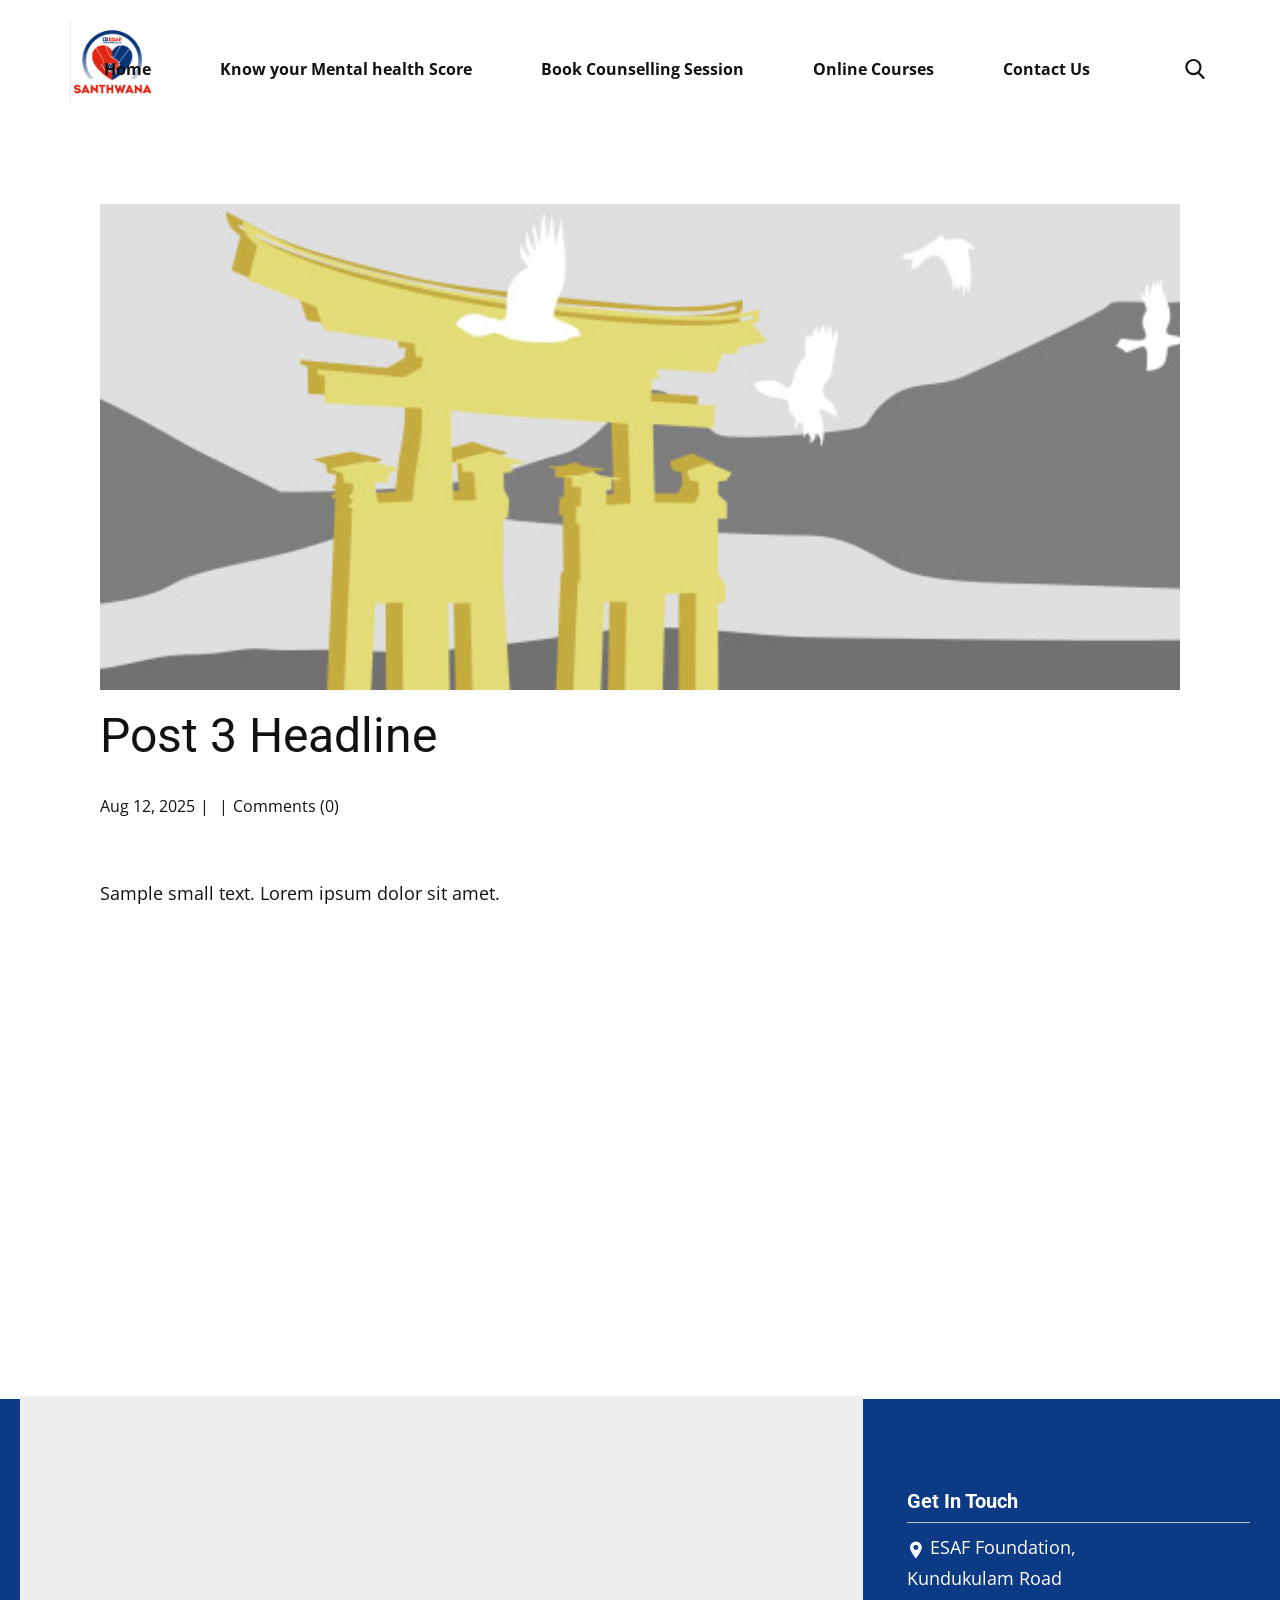
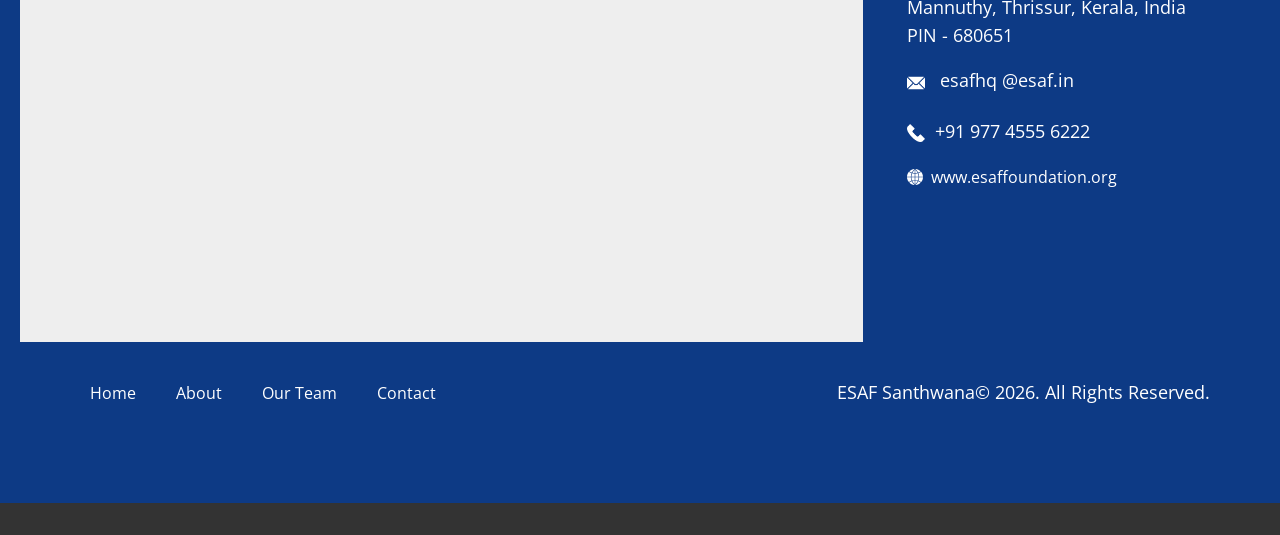
<file: blog/post-2.html>
<!DOCTYPE html>
<html style="font-size: 16px;" lang="en"><head>
    <meta name="viewport" content="width=device-width, initial-scale=1.0">
    <meta charset="utf-8">
    <meta name="keywords" content="Post 1 Headline">
    <meta name="description" content="Sample small text. Lorem ipsum dolor sit amet.">
    <title>Post 3 Headline</title>
    <link rel="stylesheet" href="../nicepage.css" media="screen">
<link rel="stylesheet" href="../Post-Template.css" media="screen">
    <script class="u-script" type="text/javascript" src="../jquery.js" defer=""></script>
    <script class="u-script" type="text/javascript" src="../nicepage.js" defer=""></script>
    <meta name="generator" content="Nicepage 8.6.2, nicepage.com">
    
    
    
    <link id="u-page-google-font" rel="stylesheet" href="https://fonts.googleapis.com/css2?display=swap&amp;family=Roboto:ital,wght@0,100;0,200;0,300;0,400;0,500;0,600;0,700;0,800;0,900;1,100;1,200;1,300;1,400;1,500;1,600;1,700;1,800;1,900&amp;family=Open+Sans:ital,wght@0,300;0,400;0,500;0,600;0,700;0,800;1,300;1,400;1,500;1,600;1,700;1,800">
    <script type="application/ld+json">{
		"@context": "http://schema.org",
		"@type": "Organization",
		"name": "",
		"logo": "images/Logosanthwana.png"
}</script>
    <meta name="theme-color" content="#478ac9">
  <meta data-intl-tel-input-cdn-path="intlTelInput/"><meta name="twitter:description" content="Sample small text. Lorem ipsum dolor sit amet."><meta property="og:type" content="article"><meta property="og:title" content="Post 3 Headline"><meta property="og:description" content="Sample small text. Lorem ipsum dolor sit amet."><meta property="og:image" content="../images/8ad73f3c.jpeg"></head>
  <body data-path-to-root="./" data-include-products="false" class="u-body u-xl-mode" data-lang="en"><header class="u-clearfix u-header u-header" id="header"><div class="u-clearfix u-sheet u-sheet-1">
        <a href="#" class="u-image u-logo u-image-1" data-image-width="199" data-image-height="198">
          <img src="../images/Logosanthwana.png" class="u-logo-image u-logo-image-1">
        </a>
        <nav class="u-menu u-menu-one-level u-offcanvas u-menu-1" role="navigation" aria-label="Menu navigation">
          <div class="menu-collapse" style="font-size: 1rem; letter-spacing: 0px; font-weight: 700;">
            <a class="u-button-style u-custom-left-right-menu-spacing u-custom-padding-bottom u-custom-text-hover-color u-custom-top-bottom-menu-spacing u-hamburger-link u-nav-link u-text-active-palette-1-base u-text-hover-palette-2-base" href="#" tabindex="-1" aria-label="Open menu" aria-controls="261f">
              <svg class="u-svg-link" viewBox="0 0 24 24"><use xlink:href="#menu-hamburger"></use></svg>
              <svg class="u-svg-content" version="1.1" id="menu-hamburger" viewBox="0 0 16 16" x="0px" y="0px" xmlns:xlink="http://www.w3.org/1999/xlink" xmlns="http://www.w3.org/2000/svg"><g><rect y="1" width="16" height="2"></rect><rect y="7" width="16" height="2"></rect><rect y="13" width="16" height="2"></rect>
</g></svg>
            </a>
          </div>
          <div class="u-custom-menu u-nav-container">
            <ul class="u-nav u-unstyled u-nav-1" role="menubar"><li role="none" class="u-nav-item"><a role="menuitem" class="u-button-style u-nav-link u-text-active-palette-1-base u-text-hover-palette-1-base u-nav-link-2" href="../">Home</a>
</li><li role="none" class="u-nav-item"><a tabindex="-1" role="menuitem" class="u-button-style u-nav-link u-text-active-palette-1-base u-text-hover-palette-1-base u-nav-link-2" href="https://bewinwilsonmathews.github.io/Santhwana/Santhwana.html" target="_blank">Know your Mental health Score</a>
</li><li role="none" class="u-nav-item"><a tabindex="-1" role="menuitem" class="u-button-style u-nav-link u-text-active-palette-1-base u-text-hover-palette-1-base u-nav-link-2" href="https://meetpro.club/studentmentor" target="_blank">Book Counselling Session</a>
</li><li role="none" class="u-nav-item"><a tabindex="-1" role="menuitem" class="u-button-style u-nav-link u-text-active-palette-1-base u-text-hover-palette-1-base u-nav-link-2" href="https://script.google.com/macros/s/AKfycbzLUiHWCuA23xT3r5N1A-uJz3avY5cB6EeaaajBGBmp5HIz8C4YGnMHK1bf3oDaUm6wXw/exec" target="_blank">Online Courses</a>
</li><li role="none" class="u-nav-item"><a tabindex="-1" role="menuitem" class="u-button-style u-nav-link u-text-active-palette-1-base u-text-hover-palette-1-base u-nav-link-2" href="../#block-17" data-page-id="1332116969" target="_blank">Contact Us</a>
</li></ul>
          </div>
          <div class="u-custom-menu u-nav-container-collapse" id="261f" role="region" aria-label="Menu panel">
            <div class="u-black u-container-style u-inner-container-layout u-opacity u-opacity-95 u-sidenav">
              <div class="u-inner-container-layout u-sidenav-overflow">
                <div class="u-menu-close" tabindex="-1" aria-label="Close menu"></div>
                <ul class="u-align-center u-nav u-popupmenu-items u-unstyled u-nav-2" role="menubar"><li role="none" class="u-nav-item"><a role="menuitem" class="u-button-style u-nav-link" href="../">Home</a>
</li><li role="none" class="u-nav-item"><a tabindex="-1" role="menuitem" class="u-button-style u-nav-link" href="https://bewinwilsonmathews.github.io/Santhwana/Santhwana.html" target="_blank">Know your Mental health Score</a>
</li><li role="none" class="u-nav-item"><a tabindex="-1" role="menuitem" class="u-button-style u-nav-link" href="https://meetpro.club/studentmentor" target="_blank">Book Counselling Session</a>
</li><li role="none" class="u-nav-item"><a tabindex="-1" role="menuitem" class="u-button-style u-nav-link" href="https://script.google.com/macros/s/AKfycbzLUiHWCuA23xT3r5N1A-uJz3avY5cB6EeaaajBGBmp5HIz8C4YGnMHK1bf3oDaUm6wXw/exec" target="_blank">Online Courses</a>
</li><li role="none" class="u-nav-item"><a tabindex="-1" role="menuitem" class="u-button-style u-nav-link" href="../#block-17" data-page-id="1332116969" target="_blank">Contact Us</a>
</li></ul>
              </div>
            </div>
            <div class="u-black u-menu-overlay u-opacity u-opacity-70"></div>
          </div>
        </nav>
        <form action="#" class="u-search u-search-layout-icon u-search-left u-search-1" data-search-token="no-license" data-href="../search/search.html" data-page-id="97988421">
          <div class="u-search-overlay"></div>
          <button class="u-search-button" type="submit"><span class="u-search-icon u-search-icon-1">
              <svg class="u-svg-link" preserveAspectRatio="xMidYMin slice" viewBox="0 0 56.966 56.966"><use xlink:href="#svg-8e85"></use></svg>
              <svg xmlns="http://www.w3.org/2000/svg" xmlns:xlink="http://www.w3.org/1999/xlink" version="1.1" id="svg-8e85" x="0px" y="0px" viewBox="0 0 56.966 56.966" style="enable-background:new 0 0 56.966 56.966;" xml:space="preserve" class="u-svg-content"><path d="M55.146,51.887L41.588,37.786c3.486-4.144,5.396-9.358,5.396-14.786c0-12.682-10.318-23-23-23s-23,10.318-23,23  s10.318,23,23,23c4.761,0,9.298-1.436,13.177-4.162l13.661,14.208c0.571,0.593,1.339,0.92,2.162,0.92  c0.779,0,1.518-0.297,2.079-0.837C56.255,54.982,56.293,53.08,55.146,51.887z M23.984,6c9.374,0,17,7.626,17,17s-7.626,17-17,17  s-17-7.626-17-17S14.61,6,23.984,6z"></path></svg></span>
          </button>
          <input class="u-search-input" type="search" name="search" value="" placeholder="Search">
        </form>
      </div></header>
    <section class="u-align-center u-clearfix u-section-1" id="block-2">
      <div class="u-clearfix u-sheet u-valign-middle-md u-valign-middle-sm u-valign-middle-xs u-sheet-1"><!--post_details--><!--post_details_options_json--><!--{"source":""}--><!--/post_details_options_json--><!--blog_post-->
        <div class="u-container-style u-expanded-width u-post-details u-post-details-1">
          <div class="u-container-layout u-valign-middle u-container-layout-1"><!--blog_post_image-->
            <img alt="" class="u-blog-control u-expanded-width u-image u-image-default u-image-1" src="../images/8ad73f3c.jpeg"><!--/blog_post_image--><!--blog_post_header-->
            <h2 class="u-blog-control u-text u-text-1">Post 3 Headline</h2><!--/blog_post_header--><!--blog_post_metadata-->
            <div class="u-blog-control u-metadata u-metadata-1"><!--blog_post_metadata_date--><span class="u-meta-date u-meta-icon">Aug 12, 2025</span><!--/blog_post_metadata_date--><!--blog_post_metadata_category--><span class="u-meta-category u-meta-icon"></span><!--/blog_post_metadata_category--><!--blog_post_metadata_comments--><span class="u-meta-comments u-meta-icon"><!--blog_post_metadata_comments_content-->Comments (0)<!--/blog_post_metadata_comments_content--></span><!--/blog_post_metadata_comments-->
            </div><!--/blog_post_metadata--><!--blog_post_content-->
            <div class="u-align-justify u-blog-control u-post-content u-text u-text-2 fr-view">
  <p>
    <meta name="viewport" content="width=device-width, initial-scale=1.0">
    <meta charset="utf-8">
    <meta name="keywords" content=""><meta name="description" content="">
    <title></title>
    <link rel="stylesheet" href="/nicepage.css" media="screen" class="u-static-style"><link rel="stylesheet" href="/nicepage.css" media="screen">
    <script class="u-script" type="text/javascript" src="//capp.nicepage.com/assets/jquery-1.9.1.min.js" defer=""></script>
    <script class="u-script" type="text/javascript" src="//capp.nicepage.com/e1ec80a0bae8923e64d6c550789dfe4bf6121475/nicepage.js" defer=""></script>
</p><section class="u-clearfix u-valign-top u-block-eb7f-1" custom-posts-hash="T" data-section-properties="{&quot;margin&quot;:&quot;none&quot;,&quot;stretch&quot;:true}" data-id="eb7f" data-posts-content="[{'images':[],'maps':[],'videos':[],'icons':[],'textWidth':'','textHeight':'','id':1,'headingProp':'h3','textProp':'text'}]" style="min-height: 500px">
  <div class="u-clearfix u-rich-text u-text u-block-eb7f-4" data-state="{&quot;margin-top&quot;:{&quot;shouldApplyDefaultMargins&quot;:{&quot;XL&quot;:false,&quot;LG&quot;:false,&quot;MD&quot;:false,&quot;SM&quot;:true,&quot;XS&quot;:true},&quot;parentVerticalAlign&quot;:{&quot;XL&quot;:&quot;top&quot;,&quot;LG&quot;:&quot;top&quot;,&quot;MD&quot;:&quot;top&quot;,&quot;SM&quot;:&quot;top&quot;,&quot;XS&quot;:&quot;top&quot;}},&quot;margin-bottom&quot;:{&quot;shouldApplyDefaultMargins&quot;:{&quot;XL&quot;:false,&quot;LG&quot;:false,&quot;MD&quot;:false,&quot;SM&quot;:true,&quot;XS&quot;:true},&quot;parentVerticalAlign&quot;:{&quot;XL&quot;:&quot;top&quot;,&quot;LG&quot;:&quot;top&quot;,&quot;MD&quot;:&quot;top&quot;,&quot;SM&quot;:&quot;top&quot;,&quot;XS&quot;:&quot;top&quot;}}}" style="">
  <p>Sample small text. Lorem ipsum dolor sit amet.</p>
  </div>
  <style data-mode="XL">@media (min-width: 1200px) {
  .u-block-eb7f-1 {
    min-height: 500px;
  }
}</style>
  <style data-mode="LG">@media (max-width: 1199px) and (min-width: 992px) {
  .u-block-eb7f-1 {
    min-height: 500px;
  }
}</style>
  <style data-mode="MD">@media (max-width: 991px) and (min-width: 768px) {
  .u-block-eb7f-1 {
    min-height: 500px;
  }
}</style>
  <style data-mode="SM">@media (max-width: 767px) and (min-width: 576px) {
  .u-block-eb7f-1 {
    min-height: 500px;
  }
}</style>
  <style data-mode="XS">@media (max-width: 575px) {
  .u-block-eb7f-1 {
    min-height: 500px;
  }
}</style>
</section>
<p></p>
  </div><!--/blog_post_content-->
          </div>
        </div><!--/blog_post--><!--/post_details-->
      </div>
    </section>
    
    
    
    <footer class="u-align-center-sm u-align-center-xs u-clearfix u-color-var u-footer u-footer" id="footer"><div class="custom-expanded data-layout-selected u-clearfix u-layout-wrap u-layout-wrap-1">
        <div class="u-gutter-0 u-layout">
          <div class="u-layout-row">
            <div class="u-container-style u-layout-cell u-shape-rectangle u-size-18-xxl u-size-40 u-layout-cell-1">
              <div class="u-container-layout u-valign-top-lg u-valign-top-md u-valign-top-sm u-valign-top-xs u-container-layout-1">
                <div class="custom-expanded u-grey-light-2 u-map u-map-1">
                  <div class="embed-responsive">
                    <iframe class="embed-responsive-item" src="https://www.google.com/maps/embed?pb=!1m18!1m12!1m3!1d502092.08882120444!2d75.64968288906248!3d10.532574000000007!2m3!1f0!2f0!3f0!3m2!1i1024!2i768!4f13.1!3m3!1m2!1s0x3ba7ef22c341648f%3A0xb27d6c3a1570b062!2sESAF%20Foundation%20Office!5e0!3m2!1sen!2sin!4v1786616922017!5m2!1sen!2sin" data-map="[base64]"></iframe>
                  </div>
                </div>
              </div>
            </div>
            <div class="u-container-style u-layout-cell u-shape-rectangle u-size-16-xxl u-size-20 u-layout-cell-2">
              <div class="u-container-layout u-valign-top u-container-layout-2">
                <h5 class="u-align-left u-text u-text-white u-text-1"> Get In Touch</h5>
                <div class="u-align-left u-border-1 u-border-grey-25 u-border-no-bottom u-border-no-left u-expanded-width u-line u-line-horizontal u-line-1" data-animation-name="" data-animation-duration="0" data-animation-delay="0" data-animation-direction=""></div>
                <p class="u-align-left u-text u-text-white u-text-2"><span class="u-file-icon u-icon u-text-white u-icon-1"><img src="../images/1-b26c8bb7.png" alt=""></span>ESAF Foundation,&nbsp;<br>Kundukulam Road<br>Mannuthy, Thrissur, Kerala, India<br>PIN - 680651
                </p>
                <p class="u-align-left u-text u-text-default u-text-3"><span class="u-file-icon u-icon u-text-white u-icon-2"><img src="../images/2-a85e65c4.png" alt=""></span>&nbsp; <a href="mailto:hi@car.repair.com" class="u-active-none u-border-1 u-border-active-white u-border-hover-white u-border-no-left u-border-no-right u-border-no-top u-btn u-button-link u-button-style u-hover-none u-none u-text-active-grey-10 u-text-body-alt-color u-text-hover-grey-10 u-btn-1" data-animation-name="" data-animation-duration="0" data-animation-delay="0" data-animation-direction="">esafhq @esaf.in</a>
                </p>
                <p class="u-align-left u-text u-text-4">
                  <a href="tel:+12345678910" class="u-active-none u-border-1 u-border-active-white u-border-hover-white u-border-no-left u-border-no-right u-border-no-top u-btn u-button-link u-button-style u-hover-none u-none u-text-active-grey-10 u-text-body-alt-color u-text-hover-grey-10 u-btn-2" data-animation-name="" data-animation-duration="0" data-animation-delay="0" data-animation-direction=""><span class="u-file-icon u-icon u-text-white u-icon-3"><img src="../images/3-c91f3b92.png" alt=""></span> +91&nbsp;977 4555 6222
                  </a>
                </p>
                <a href="mailto:hi@car.repair.com" class="u-active-none u-border-1 u-border-active-white u-border-hover-white u-border-no-left u-border-no-right u-border-no-top u-btn u-button-link u-button-style u-hover-none u-none u-text-active-grey-10 u-text-body-alt-color u-text-hover-grey-10 u-btn-3" data-animation-name="" data-animation-duration="0" data-animation-delay="0" data-animation-direction=""><span class="u-icon"><svg class="u-svg-content" viewBox="0 0 57.949 57.949" x="0px" y="0px" style="width: 1em; height: 1em;"><g><path d="M29.975,27.985h11.972c-0.123-4.348-1.033-8.567-2.664-12.477c-3.01,0.874-6.131,1.355-9.308,1.44V27.985z"></path><path d="M40.384,13.057c2.928-1.01,5.731-2.392,8.328-4.169l0.653-0.5C44.588,3.658,38.18,0.58,31.071,0.069L30.553,0.49
		C34.767,3.979,38.099,8.268,40.384,13.057z"></path><path d="M29.975,2.628v12.32c2.891-0.082,5.731-0.513,8.473-1.283C36.421,9.505,33.557,5.753,29.975,2.628z"></path><path d="M41.531,42.202c3.13,1.132,6.12,2.668,8.885,4.639l0.868,0.65c3.976-4.785,6.439-10.866,6.665-17.505H43.947
		C43.834,34.224,43.006,38.343,41.531,42.202z"></path><path d="M9.237,8.888c2.597,1.777,5.401,3.158,8.328,4.169c2.285-4.788,5.617-9.077,9.832-12.567l-0.518-0.421
		c-7.125,0.512-13.547,3.603-18.328,8.35L9.237,8.888z"></path><path d="M27.975,2.628c-3.583,3.125-6.446,6.878-8.473,11.036c2.742,0.77,5.582,1.202,8.473,1.283V2.628z"></path><path d="M14.003,29.985H0c0.227,6.639,2.689,12.719,6.665,17.505l0.85-0.635c2.775-1.977,5.771-3.518,8.906-4.652
		C14.943,38.341,14.116,34.222,14.003,29.985z"></path><path d="M16.752,14.89c-3.037-1.064-5.945-2.505-8.644-4.351L7.17,9.897C2.901,14.768,0.236,21.072,0,27.985h14.003
		C14.124,23.425,15.061,18.997,16.752,14.89z"></path><path d="M16.003,27.985h11.972V16.948c-3.179-0.085-6.301-0.566-9.309-1.438C17.035,19.419,16.125,23.637,16.003,27.985z"></path><path d="M27.297,57.391c-4.419-3.695-7.841-8.259-10.111-13.341c-2.992,1.074-5.851,2.538-8.492,4.42l-0.689,0.515
		c4.774,5.003,11.31,8.304,18.605,8.896L27.297,57.391z"></path><path d="M27.975,40.023V29.985H16.003c0.113,4.019,0.905,7.924,2.313,11.58C21.429,40.627,24.669,40.111,27.975,40.023z"></path><path d="M49.236,48.456c-2.631-1.875-5.482-3.335-8.469-4.406c-2.272,5.094-5.698,9.662-10.113,13.344l0.685,0.487
		c7.295-0.592,13.832-3.892,18.606-8.895L49.236,48.456z"></path><path d="M49.885,10.507c-2.72,1.862-5.643,3.311-8.689,4.38c1.692,4.108,2.629,8.537,2.751,13.098h14.003
		c-0.237-6.935-2.917-13.256-7.209-18.133L49.885,10.507z"></path><path d="M27.975,55.342V42.023c-3.039,0.085-6.016,0.556-8.882,1.4C21.136,47.932,24.141,51.998,27.975,55.342z"></path><path d="M41.947,29.985H29.975v10.038c3.307,0.088,6.548,0.604,9.662,1.542C41.041,37.91,41.833,34.005,41.947,29.985z"></path><path d="M38.86,43.423c-2.866-0.844-5.845-1.314-8.885-1.4v13.323C33.806,52.013,36.814,47.943,38.86,43.423z"></path>
</g></svg></span>&nbsp;&nbsp;www.esaffoundation.org 
                </a>
              </div>
            </div>
          </div>
        </div>
      </div><div class="custom-expanded data-layout-selected u-clearfix u-layout-custom-xs u-layout-wrap u-layout-wrap-2">
        <div class="u-layout">
          <div class="u-layout-row">
            <div class="u-container-style u-layout-cell u-size-14-xs u-size-30-lg u-size-30-xl u-size-30-xxl u-size-60-md u-size-60-sm u-layout-cell-3">
              <div class="u-container-layout u-valign-middle u-container-layout-3">
                <nav class="u-menu u-menu-one-level u-offcanvas u-menu-1" data-responsive-from="XS" role="navigation">
                  <div class="menu-collapse">
                    <a class="u-button-style u-custom-text-color u-hamburger-link u-nav-link" aria-label="Open menu" aria-controls="e226" href="#">
                      <svg class="u-svg-link" viewBox="0 0 24 24"><use xlink:href="#svg-23e0"></use></svg>
                      <svg class="u-svg-content" version="1.1" id="svg-23e0" viewBox="0 0 16 16" x="0px" y="0px" xmlns:xlink="http://www.w3.org/1999/xlink" xmlns="http://www.w3.org/2000/svg"><g><rect y="1" width="16" height="2"></rect><rect y="7" width="16" height="2"></rect><rect y="13" width="16" height="2"></rect>
</g></svg>
                    </a>
                  </div>
                  <div class="u-custom-menu u-nav-container">
                    <ul class="u-nav u-unstyled" role="menubar"><li role="none" class="u-nav-item"><a tabindex="-1" role="menuitem" class="u-button-style u-nav-link u-text-white" href="#" aria-haspopup="true">Home</a>
</li><li role="none" class="u-nav-item"><a tabindex="-1" role="menuitem" class="u-button-style u-nav-link u-text-white" href="#">About</a>
</li><li role="none" class="u-nav-item"><a tabindex="-1" role="menuitem" class="u-button-style u-nav-link u-text-white" href="#">Our Team</a>
</li><li role="none" class="u-nav-item"><a tabindex="-1" role="menuitem" class="u-button-style u-nav-link u-text-white" href="#">Contact</a>
</li></ul>
                  </div>
                  <div id="e226" role="region" aria-label="Menu panel" class="u-custom-menu u-nav-container-collapse">
                    <div class="u-black u-container-style u-inner-container-layout u-opacity u-opacity-95 u-sidenav">
                      <div class="u-inner-container-layout u-sidenav-overflow">
                        <div class="u-menu-close" aria-label="Close menu"></div>
                        <ul class="u-align-center u-nav u-popupmenu-items u-unstyled u-nav-2" role="menubar"><li role="none" class="u-nav-item"><a tabindex="-1" role="menuitem" class="u-button-style u-nav-link" href="#" aria-haspopup="true">Home</a>
</li><li role="none" class="u-nav-item"><a tabindex="-1" role="menuitem" class="u-button-style u-nav-link" href="#">About</a>
</li><li role="none" class="u-nav-item"><a tabindex="-1" role="menuitem" class="u-button-style u-nav-link" href="#">Our Team</a>
</li><li role="none" class="u-nav-item"><a tabindex="-1" role="menuitem" class="u-button-style u-nav-link" href="#">Contact</a>
</li></ul>
                      </div>
                    </div>
                    <div class="u-black u-menu-overlay u-opacity u-opacity-70"></div>
                  </div>
                  <style class="menu-style">@media (max-width: 539px) {
                    [data-responsive-from="XS"] .u-nav-container {
                        display: none;
                    }
                    [data-responsive-from="XS"] .menu-collapse {
                        display: block;
                    }
                }</style>
                </nav>
              </div>
            </div>
            <div class="u-container-align-left-md u-container-align-left-sm u-container-align-right-lg u-container-align-right-xl u-container-align-right-xxl u-container-style u-layout-cell u-size-30-lg u-size-30-xl u-size-30-xxl u-size-46-xs u-size-60-md u-size-60-sm u-layout-cell-4">
              <div class="u-container-layout u-valign-bottom-xs u-valign-middle-lg u-valign-middle-md u-valign-middle-sm u-valign-middle-xl u-container-layout-4">
                <p class="u-align-left-md u-align-left-sm u-align-left-xs u-align-right-lg u-align-right-xl u-align-right-xxl u-text u-text-default-lg u-text-default-md u-text-default-sm u-text-default-xl u-text-white u-text-5">ESAF Santhwana© 2026. All Rights Reserved.</p>
              </div>
            </div>
          </div>
        </div>
      </div></footer>
    <section class="u-backlink u-clearfix u-grey-80"></section>
  
</body></html>
</file>
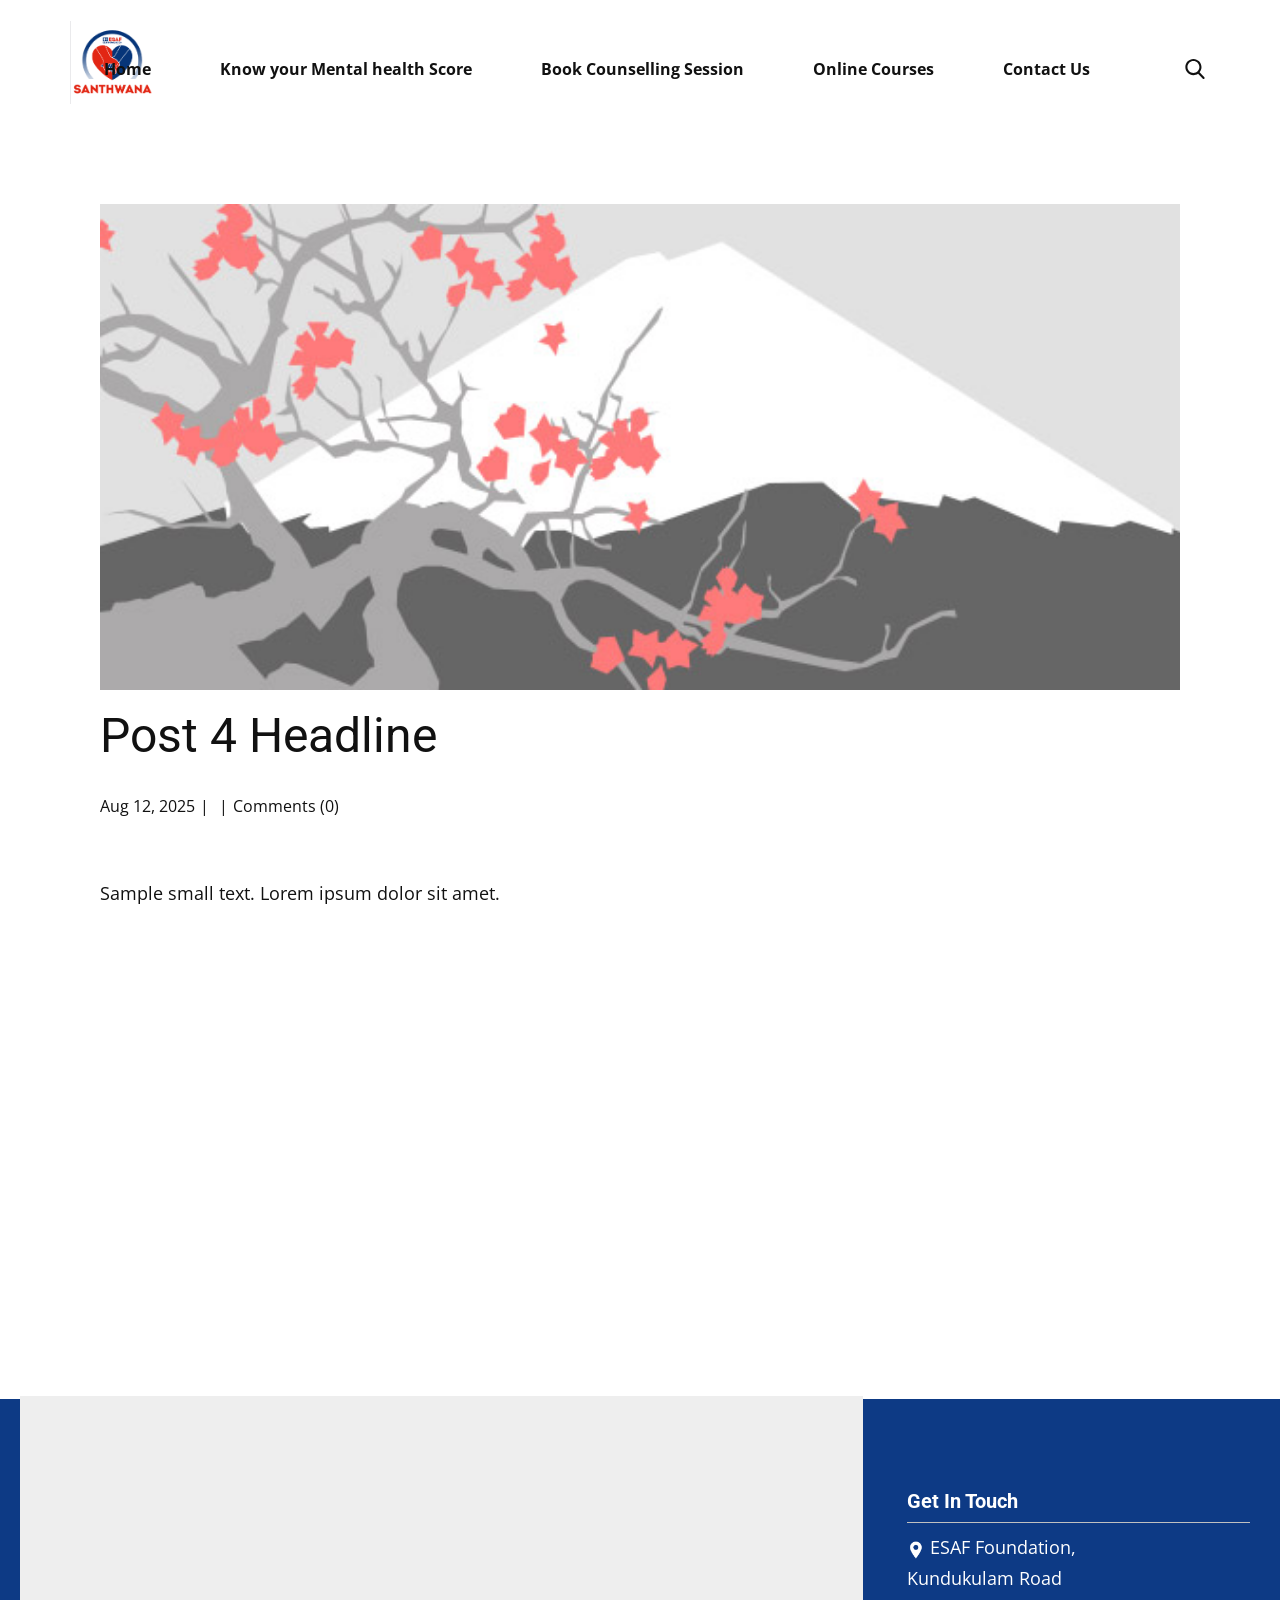
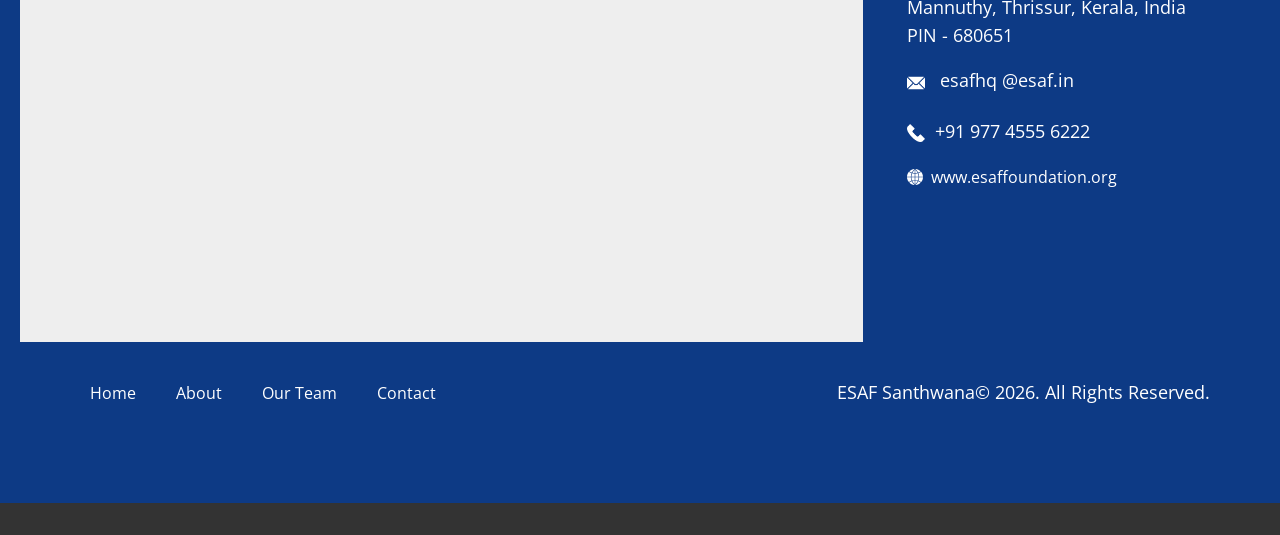
<file: blog/post-3.html>
<!DOCTYPE html>
<html style="font-size: 16px;" lang="en"><head>
    <meta name="viewport" content="width=device-width, initial-scale=1.0">
    <meta charset="utf-8">
    <meta name="keywords" content="Post 1 Headline">
    <meta name="description" content="Sample small text. Lorem ipsum dolor sit amet.">
    <title>Post 4 Headline</title>
    <link rel="stylesheet" href="../nicepage.css" media="screen">
<link rel="stylesheet" href="../Post-Template.css" media="screen">
    <script class="u-script" type="text/javascript" src="../jquery.js" defer=""></script>
    <script class="u-script" type="text/javascript" src="../nicepage.js" defer=""></script>
    <meta name="generator" content="Nicepage 8.6.2, nicepage.com">
    
    
    
    <link id="u-page-google-font" rel="stylesheet" href="https://fonts.googleapis.com/css2?display=swap&amp;family=Roboto:ital,wght@0,100;0,200;0,300;0,400;0,500;0,600;0,700;0,800;0,900;1,100;1,200;1,300;1,400;1,500;1,600;1,700;1,800;1,900&amp;family=Open+Sans:ital,wght@0,300;0,400;0,500;0,600;0,700;0,800;1,300;1,400;1,500;1,600;1,700;1,800">
    <script type="application/ld+json">{
		"@context": "http://schema.org",
		"@type": "Organization",
		"name": "",
		"logo": "images/Logosanthwana.png"
}</script>
    <meta name="theme-color" content="#478ac9">
  <meta data-intl-tel-input-cdn-path="intlTelInput/"><meta name="twitter:description" content="Sample small text. Lorem ipsum dolor sit amet."><meta property="og:type" content="article"><meta property="og:title" content="Post 4 Headline"><meta property="og:description" content="Sample small text. Lorem ipsum dolor sit amet."><meta property="og:image" content="../images/0fd3416c.jpeg"></head>
  <body data-path-to-root="./" data-include-products="false" class="u-body u-xl-mode" data-lang="en"><header class="u-clearfix u-header u-header" id="header"><div class="u-clearfix u-sheet u-sheet-1">
        <a href="#" class="u-image u-logo u-image-1" data-image-width="199" data-image-height="198">
          <img src="../images/Logosanthwana.png" class="u-logo-image u-logo-image-1">
        </a>
        <nav class="u-menu u-menu-one-level u-offcanvas u-menu-1" role="navigation" aria-label="Menu navigation">
          <div class="menu-collapse" style="font-size: 1rem; letter-spacing: 0px; font-weight: 700;">
            <a class="u-button-style u-custom-left-right-menu-spacing u-custom-padding-bottom u-custom-text-hover-color u-custom-top-bottom-menu-spacing u-hamburger-link u-nav-link u-text-active-palette-1-base u-text-hover-palette-2-base" href="#" tabindex="-1" aria-label="Open menu" aria-controls="261f">
              <svg class="u-svg-link" viewBox="0 0 24 24"><use xlink:href="#menu-hamburger"></use></svg>
              <svg class="u-svg-content" version="1.1" id="menu-hamburger" viewBox="0 0 16 16" x="0px" y="0px" xmlns:xlink="http://www.w3.org/1999/xlink" xmlns="http://www.w3.org/2000/svg"><g><rect y="1" width="16" height="2"></rect><rect y="7" width="16" height="2"></rect><rect y="13" width="16" height="2"></rect>
</g></svg>
            </a>
          </div>
          <div class="u-custom-menu u-nav-container">
            <ul class="u-nav u-unstyled u-nav-1" role="menubar"><li role="none" class="u-nav-item"><a role="menuitem" class="u-button-style u-nav-link u-text-active-palette-1-base u-text-hover-palette-1-base u-nav-link-2" href="../">Home</a>
</li><li role="none" class="u-nav-item"><a tabindex="-1" role="menuitem" class="u-button-style u-nav-link u-text-active-palette-1-base u-text-hover-palette-1-base u-nav-link-2" href="https://bewinwilsonmathews.github.io/Santhwana/Santhwana.html" target="_blank">Know your Mental health Score</a>
</li><li role="none" class="u-nav-item"><a tabindex="-1" role="menuitem" class="u-button-style u-nav-link u-text-active-palette-1-base u-text-hover-palette-1-base u-nav-link-2" href="https://meetpro.club/studentmentor" target="_blank">Book Counselling Session</a>
</li><li role="none" class="u-nav-item"><a tabindex="-1" role="menuitem" class="u-button-style u-nav-link u-text-active-palette-1-base u-text-hover-palette-1-base u-nav-link-2" href="https://script.google.com/macros/s/AKfycbzLUiHWCuA23xT3r5N1A-uJz3avY5cB6EeaaajBGBmp5HIz8C4YGnMHK1bf3oDaUm6wXw/exec" target="_blank">Online Courses</a>
</li><li role="none" class="u-nav-item"><a tabindex="-1" role="menuitem" class="u-button-style u-nav-link u-text-active-palette-1-base u-text-hover-palette-1-base u-nav-link-2" href="../#block-17" data-page-id="1332116969" target="_blank">Contact Us</a>
</li></ul>
          </div>
          <div class="u-custom-menu u-nav-container-collapse" id="261f" role="region" aria-label="Menu panel">
            <div class="u-black u-container-style u-inner-container-layout u-opacity u-opacity-95 u-sidenav">
              <div class="u-inner-container-layout u-sidenav-overflow">
                <div class="u-menu-close" tabindex="-1" aria-label="Close menu"></div>
                <ul class="u-align-center u-nav u-popupmenu-items u-unstyled u-nav-2" role="menubar"><li role="none" class="u-nav-item"><a role="menuitem" class="u-button-style u-nav-link" href="../">Home</a>
</li><li role="none" class="u-nav-item"><a tabindex="-1" role="menuitem" class="u-button-style u-nav-link" href="https://bewinwilsonmathews.github.io/Santhwana/Santhwana.html" target="_blank">Know your Mental health Score</a>
</li><li role="none" class="u-nav-item"><a tabindex="-1" role="menuitem" class="u-button-style u-nav-link" href="https://meetpro.club/studentmentor" target="_blank">Book Counselling Session</a>
</li><li role="none" class="u-nav-item"><a tabindex="-1" role="menuitem" class="u-button-style u-nav-link" href="https://script.google.com/macros/s/AKfycbzLUiHWCuA23xT3r5N1A-uJz3avY5cB6EeaaajBGBmp5HIz8C4YGnMHK1bf3oDaUm6wXw/exec" target="_blank">Online Courses</a>
</li><li role="none" class="u-nav-item"><a tabindex="-1" role="menuitem" class="u-button-style u-nav-link" href="../#block-17" data-page-id="1332116969" target="_blank">Contact Us</a>
</li></ul>
              </div>
            </div>
            <div class="u-black u-menu-overlay u-opacity u-opacity-70"></div>
          </div>
        </nav>
        <form action="#" class="u-search u-search-layout-icon u-search-left u-search-1" data-search-token="no-license" data-href="../search/search.html" data-page-id="97988421">
          <div class="u-search-overlay"></div>
          <button class="u-search-button" type="submit"><span class="u-search-icon u-search-icon-1">
              <svg class="u-svg-link" preserveAspectRatio="xMidYMin slice" viewBox="0 0 56.966 56.966"><use xlink:href="#svg-8e85"></use></svg>
              <svg xmlns="http://www.w3.org/2000/svg" xmlns:xlink="http://www.w3.org/1999/xlink" version="1.1" id="svg-8e85" x="0px" y="0px" viewBox="0 0 56.966 56.966" style="enable-background:new 0 0 56.966 56.966;" xml:space="preserve" class="u-svg-content"><path d="M55.146,51.887L41.588,37.786c3.486-4.144,5.396-9.358,5.396-14.786c0-12.682-10.318-23-23-23s-23,10.318-23,23  s10.318,23,23,23c4.761,0,9.298-1.436,13.177-4.162l13.661,14.208c0.571,0.593,1.339,0.92,2.162,0.92  c0.779,0,1.518-0.297,2.079-0.837C56.255,54.982,56.293,53.08,55.146,51.887z M23.984,6c9.374,0,17,7.626,17,17s-7.626,17-17,17  s-17-7.626-17-17S14.61,6,23.984,6z"></path></svg></span>
          </button>
          <input class="u-search-input" type="search" name="search" value="" placeholder="Search">
        </form>
      </div></header>
    <section class="u-align-center u-clearfix u-section-1" id="block-2">
      <div class="u-clearfix u-sheet u-valign-middle-md u-valign-middle-sm u-valign-middle-xs u-sheet-1"><!--post_details--><!--post_details_options_json--><!--{"source":""}--><!--/post_details_options_json--><!--blog_post-->
        <div class="u-container-style u-expanded-width u-post-details u-post-details-1">
          <div class="u-container-layout u-valign-middle u-container-layout-1"><!--blog_post_image-->
            <img alt="" class="u-blog-control u-expanded-width u-image u-image-default u-image-1" src="../images/0fd3416c.jpeg"><!--/blog_post_image--><!--blog_post_header-->
            <h2 class="u-blog-control u-text u-text-1">Post 4 Headline</h2><!--/blog_post_header--><!--blog_post_metadata-->
            <div class="u-blog-control u-metadata u-metadata-1"><!--blog_post_metadata_date--><span class="u-meta-date u-meta-icon">Aug 12, 2025</span><!--/blog_post_metadata_date--><!--blog_post_metadata_category--><span class="u-meta-category u-meta-icon"></span><!--/blog_post_metadata_category--><!--blog_post_metadata_comments--><span class="u-meta-comments u-meta-icon"><!--blog_post_metadata_comments_content-->Comments (0)<!--/blog_post_metadata_comments_content--></span><!--/blog_post_metadata_comments-->
            </div><!--/blog_post_metadata--><!--blog_post_content-->
            <div class="u-align-justify u-blog-control u-post-content u-text u-text-2 fr-view">
  <p>
    <meta name="viewport" content="width=device-width, initial-scale=1.0">
    <meta charset="utf-8">
    <meta name="keywords" content=""><meta name="description" content="">
    <title></title>
    <link rel="stylesheet" href="/nicepage.css" media="screen" class="u-static-style"><link rel="stylesheet" href="/nicepage.css" media="screen">
    <script class="u-script" type="text/javascript" src="//capp.nicepage.com/assets/jquery-1.9.1.min.js" defer=""></script>
    <script class="u-script" type="text/javascript" src="//capp.nicepage.com/e1ec80a0bae8923e64d6c550789dfe4bf6121475/nicepage.js" defer=""></script>
</p><section class="u-clearfix u-valign-top u-block-c192-1" custom-posts-hash="T" data-section-properties="{&quot;margin&quot;:&quot;none&quot;,&quot;stretch&quot;:true}" data-id="c192" data-posts-content="[{'images':[],'maps':[],'videos':[],'icons':[],'textWidth':'','textHeight':'','id':1,'headingProp':'h3','textProp':'text'}]" style="min-height: 500px">
  <div class="u-clearfix u-rich-text u-text u-block-c192-4" data-state="{&quot;margin-top&quot;:{&quot;shouldApplyDefaultMargins&quot;:{&quot;XL&quot;:false,&quot;LG&quot;:false,&quot;MD&quot;:false,&quot;SM&quot;:true,&quot;XS&quot;:true},&quot;parentVerticalAlign&quot;:{&quot;XL&quot;:&quot;top&quot;,&quot;LG&quot;:&quot;top&quot;,&quot;MD&quot;:&quot;top&quot;,&quot;SM&quot;:&quot;top&quot;,&quot;XS&quot;:&quot;top&quot;}},&quot;margin-bottom&quot;:{&quot;shouldApplyDefaultMargins&quot;:{&quot;XL&quot;:false,&quot;LG&quot;:false,&quot;MD&quot;:false,&quot;SM&quot;:true,&quot;XS&quot;:true},&quot;parentVerticalAlign&quot;:{&quot;XL&quot;:&quot;top&quot;,&quot;LG&quot;:&quot;top&quot;,&quot;MD&quot;:&quot;top&quot;,&quot;SM&quot;:&quot;top&quot;,&quot;XS&quot;:&quot;top&quot;}}}" style="">
  <p>Sample small text. Lorem ipsum dolor sit amet.</p>
  </div>
  <style data-mode="XL">@media (min-width: 1200px) {
  .u-block-c192-1 {
    min-height: 500px;
  }
}</style>
  <style data-mode="LG">@media (max-width: 1199px) and (min-width: 992px) {
  .u-block-c192-1 {
    min-height: 500px;
  }
}</style>
  <style data-mode="MD">@media (max-width: 991px) and (min-width: 768px) {
  .u-block-c192-1 {
    min-height: 500px;
  }
}</style>
  <style data-mode="SM">@media (max-width: 767px) and (min-width: 576px) {
  .u-block-c192-1 {
    min-height: 500px;
  }
}</style>
  <style data-mode="XS">@media (max-width: 575px) {
  .u-block-c192-1 {
    min-height: 500px;
  }
}</style>
</section>
<p></p>
  </div><!--/blog_post_content-->
          </div>
        </div><!--/blog_post--><!--/post_details-->
      </div>
    </section>
    
    
    
    <footer class="u-align-center-sm u-align-center-xs u-clearfix u-color-var u-footer u-footer" id="footer"><div class="custom-expanded data-layout-selected u-clearfix u-layout-wrap u-layout-wrap-1">
        <div class="u-gutter-0 u-layout">
          <div class="u-layout-row">
            <div class="u-container-style u-layout-cell u-shape-rectangle u-size-18-xxl u-size-40 u-layout-cell-1">
              <div class="u-container-layout u-valign-top-lg u-valign-top-md u-valign-top-sm u-valign-top-xs u-container-layout-1">
                <div class="custom-expanded u-grey-light-2 u-map u-map-1">
                  <div class="embed-responsive">
                    <iframe class="embed-responsive-item" src="https://www.google.com/maps/embed?pb=!1m18!1m12!1m3!1d502092.08882120444!2d75.64968288906248!3d10.532574000000007!2m3!1f0!2f0!3f0!3m2!1i1024!2i768!4f13.1!3m3!1m2!1s0x3ba7ef22c341648f%3A0xb27d6c3a1570b062!2sESAF%20Foundation%20Office!5e0!3m2!1sen!2sin!4v1786616922017!5m2!1sen!2sin" data-map="[base64]"></iframe>
                  </div>
                </div>
              </div>
            </div>
            <div class="u-container-style u-layout-cell u-shape-rectangle u-size-16-xxl u-size-20 u-layout-cell-2">
              <div class="u-container-layout u-valign-top u-container-layout-2">
                <h5 class="u-align-left u-text u-text-white u-text-1"> Get In Touch</h5>
                <div class="u-align-left u-border-1 u-border-grey-25 u-border-no-bottom u-border-no-left u-expanded-width u-line u-line-horizontal u-line-1" data-animation-name="" data-animation-duration="0" data-animation-delay="0" data-animation-direction=""></div>
                <p class="u-align-left u-text u-text-white u-text-2"><span class="u-file-icon u-icon u-text-white u-icon-1"><img src="../images/1-b26c8bb7.png" alt=""></span>ESAF Foundation,&nbsp;<br>Kundukulam Road<br>Mannuthy, Thrissur, Kerala, India<br>PIN - 680651
                </p>
                <p class="u-align-left u-text u-text-default u-text-3"><span class="u-file-icon u-icon u-text-white u-icon-2"><img src="../images/2-a85e65c4.png" alt=""></span>&nbsp; <a href="mailto:hi@car.repair.com" class="u-active-none u-border-1 u-border-active-white u-border-hover-white u-border-no-left u-border-no-right u-border-no-top u-btn u-button-link u-button-style u-hover-none u-none u-text-active-grey-10 u-text-body-alt-color u-text-hover-grey-10 u-btn-1" data-animation-name="" data-animation-duration="0" data-animation-delay="0" data-animation-direction="">esafhq @esaf.in</a>
                </p>
                <p class="u-align-left u-text u-text-4">
                  <a href="tel:+12345678910" class="u-active-none u-border-1 u-border-active-white u-border-hover-white u-border-no-left u-border-no-right u-border-no-top u-btn u-button-link u-button-style u-hover-none u-none u-text-active-grey-10 u-text-body-alt-color u-text-hover-grey-10 u-btn-2" data-animation-name="" data-animation-duration="0" data-animation-delay="0" data-animation-direction=""><span class="u-file-icon u-icon u-text-white u-icon-3"><img src="../images/3-c91f3b92.png" alt=""></span> +91&nbsp;977 4555 6222
                  </a>
                </p>
                <a href="mailto:hi@car.repair.com" class="u-active-none u-border-1 u-border-active-white u-border-hover-white u-border-no-left u-border-no-right u-border-no-top u-btn u-button-link u-button-style u-hover-none u-none u-text-active-grey-10 u-text-body-alt-color u-text-hover-grey-10 u-btn-3" data-animation-name="" data-animation-duration="0" data-animation-delay="0" data-animation-direction=""><span class="u-icon"><svg class="u-svg-content" viewBox="0 0 57.949 57.949" x="0px" y="0px" style="width: 1em; height: 1em;"><g><path d="M29.975,27.985h11.972c-0.123-4.348-1.033-8.567-2.664-12.477c-3.01,0.874-6.131,1.355-9.308,1.44V27.985z"></path><path d="M40.384,13.057c2.928-1.01,5.731-2.392,8.328-4.169l0.653-0.5C44.588,3.658,38.18,0.58,31.071,0.069L30.553,0.49
		C34.767,3.979,38.099,8.268,40.384,13.057z"></path><path d="M29.975,2.628v12.32c2.891-0.082,5.731-0.513,8.473-1.283C36.421,9.505,33.557,5.753,29.975,2.628z"></path><path d="M41.531,42.202c3.13,1.132,6.12,2.668,8.885,4.639l0.868,0.65c3.976-4.785,6.439-10.866,6.665-17.505H43.947
		C43.834,34.224,43.006,38.343,41.531,42.202z"></path><path d="M9.237,8.888c2.597,1.777,5.401,3.158,8.328,4.169c2.285-4.788,5.617-9.077,9.832-12.567l-0.518-0.421
		c-7.125,0.512-13.547,3.603-18.328,8.35L9.237,8.888z"></path><path d="M27.975,2.628c-3.583,3.125-6.446,6.878-8.473,11.036c2.742,0.77,5.582,1.202,8.473,1.283V2.628z"></path><path d="M14.003,29.985H0c0.227,6.639,2.689,12.719,6.665,17.505l0.85-0.635c2.775-1.977,5.771-3.518,8.906-4.652
		C14.943,38.341,14.116,34.222,14.003,29.985z"></path><path d="M16.752,14.89c-3.037-1.064-5.945-2.505-8.644-4.351L7.17,9.897C2.901,14.768,0.236,21.072,0,27.985h14.003
		C14.124,23.425,15.061,18.997,16.752,14.89z"></path><path d="M16.003,27.985h11.972V16.948c-3.179-0.085-6.301-0.566-9.309-1.438C17.035,19.419,16.125,23.637,16.003,27.985z"></path><path d="M27.297,57.391c-4.419-3.695-7.841-8.259-10.111-13.341c-2.992,1.074-5.851,2.538-8.492,4.42l-0.689,0.515
		c4.774,5.003,11.31,8.304,18.605,8.896L27.297,57.391z"></path><path d="M27.975,40.023V29.985H16.003c0.113,4.019,0.905,7.924,2.313,11.58C21.429,40.627,24.669,40.111,27.975,40.023z"></path><path d="M49.236,48.456c-2.631-1.875-5.482-3.335-8.469-4.406c-2.272,5.094-5.698,9.662-10.113,13.344l0.685,0.487
		c7.295-0.592,13.832-3.892,18.606-8.895L49.236,48.456z"></path><path d="M49.885,10.507c-2.72,1.862-5.643,3.311-8.689,4.38c1.692,4.108,2.629,8.537,2.751,13.098h14.003
		c-0.237-6.935-2.917-13.256-7.209-18.133L49.885,10.507z"></path><path d="M27.975,55.342V42.023c-3.039,0.085-6.016,0.556-8.882,1.4C21.136,47.932,24.141,51.998,27.975,55.342z"></path><path d="M41.947,29.985H29.975v10.038c3.307,0.088,6.548,0.604,9.662,1.542C41.041,37.91,41.833,34.005,41.947,29.985z"></path><path d="M38.86,43.423c-2.866-0.844-5.845-1.314-8.885-1.4v13.323C33.806,52.013,36.814,47.943,38.86,43.423z"></path>
</g></svg></span>&nbsp;&nbsp;www.esaffoundation.org 
                </a>
              </div>
            </div>
          </div>
        </div>
      </div><div class="custom-expanded data-layout-selected u-clearfix u-layout-custom-xs u-layout-wrap u-layout-wrap-2">
        <div class="u-layout">
          <div class="u-layout-row">
            <div class="u-container-style u-layout-cell u-size-14-xs u-size-30-lg u-size-30-xl u-size-30-xxl u-size-60-md u-size-60-sm u-layout-cell-3">
              <div class="u-container-layout u-valign-middle u-container-layout-3">
                <nav class="u-menu u-menu-one-level u-offcanvas u-menu-1" data-responsive-from="XS" role="navigation">
                  <div class="menu-collapse">
                    <a class="u-button-style u-custom-text-color u-hamburger-link u-nav-link" aria-label="Open menu" aria-controls="e226" href="#">
                      <svg class="u-svg-link" viewBox="0 0 24 24"><use xlink:href="#svg-23e0"></use></svg>
                      <svg class="u-svg-content" version="1.1" id="svg-23e0" viewBox="0 0 16 16" x="0px" y="0px" xmlns:xlink="http://www.w3.org/1999/xlink" xmlns="http://www.w3.org/2000/svg"><g><rect y="1" width="16" height="2"></rect><rect y="7" width="16" height="2"></rect><rect y="13" width="16" height="2"></rect>
</g></svg>
                    </a>
                  </div>
                  <div class="u-custom-menu u-nav-container">
                    <ul class="u-nav u-unstyled" role="menubar"><li role="none" class="u-nav-item"><a tabindex="-1" role="menuitem" class="u-button-style u-nav-link u-text-white" href="#" aria-haspopup="true">Home</a>
</li><li role="none" class="u-nav-item"><a tabindex="-1" role="menuitem" class="u-button-style u-nav-link u-text-white" href="#">About</a>
</li><li role="none" class="u-nav-item"><a tabindex="-1" role="menuitem" class="u-button-style u-nav-link u-text-white" href="#">Our Team</a>
</li><li role="none" class="u-nav-item"><a tabindex="-1" role="menuitem" class="u-button-style u-nav-link u-text-white" href="#">Contact</a>
</li></ul>
                  </div>
                  <div id="e226" role="region" aria-label="Menu panel" class="u-custom-menu u-nav-container-collapse">
                    <div class="u-black u-container-style u-inner-container-layout u-opacity u-opacity-95 u-sidenav">
                      <div class="u-inner-container-layout u-sidenav-overflow">
                        <div class="u-menu-close" aria-label="Close menu"></div>
                        <ul class="u-align-center u-nav u-popupmenu-items u-unstyled u-nav-2" role="menubar"><li role="none" class="u-nav-item"><a tabindex="-1" role="menuitem" class="u-button-style u-nav-link" href="#" aria-haspopup="true">Home</a>
</li><li role="none" class="u-nav-item"><a tabindex="-1" role="menuitem" class="u-button-style u-nav-link" href="#">About</a>
</li><li role="none" class="u-nav-item"><a tabindex="-1" role="menuitem" class="u-button-style u-nav-link" href="#">Our Team</a>
</li><li role="none" class="u-nav-item"><a tabindex="-1" role="menuitem" class="u-button-style u-nav-link" href="#">Contact</a>
</li></ul>
                      </div>
                    </div>
                    <div class="u-black u-menu-overlay u-opacity u-opacity-70"></div>
                  </div>
                  <style class="menu-style">@media (max-width: 539px) {
                    [data-responsive-from="XS"] .u-nav-container {
                        display: none;
                    }
                    [data-responsive-from="XS"] .menu-collapse {
                        display: block;
                    }
                }</style>
                </nav>
              </div>
            </div>
            <div class="u-container-align-left-md u-container-align-left-sm u-container-align-right-lg u-container-align-right-xl u-container-align-right-xxl u-container-style u-layout-cell u-size-30-lg u-size-30-xl u-size-30-xxl u-size-46-xs u-size-60-md u-size-60-sm u-layout-cell-4">
              <div class="u-container-layout u-valign-bottom-xs u-valign-middle-lg u-valign-middle-md u-valign-middle-sm u-valign-middle-xl u-container-layout-4">
                <p class="u-align-left-md u-align-left-sm u-align-left-xs u-align-right-lg u-align-right-xl u-align-right-xxl u-text u-text-default-lg u-text-default-md u-text-default-sm u-text-default-xl u-text-white u-text-5">ESAF Santhwana© 2026. All Rights Reserved.</p>
              </div>
            </div>
          </div>
        </div>
      </div></footer>
    <section class="u-backlink u-clearfix u-grey-80"></section>
  
</body></html>
</file>
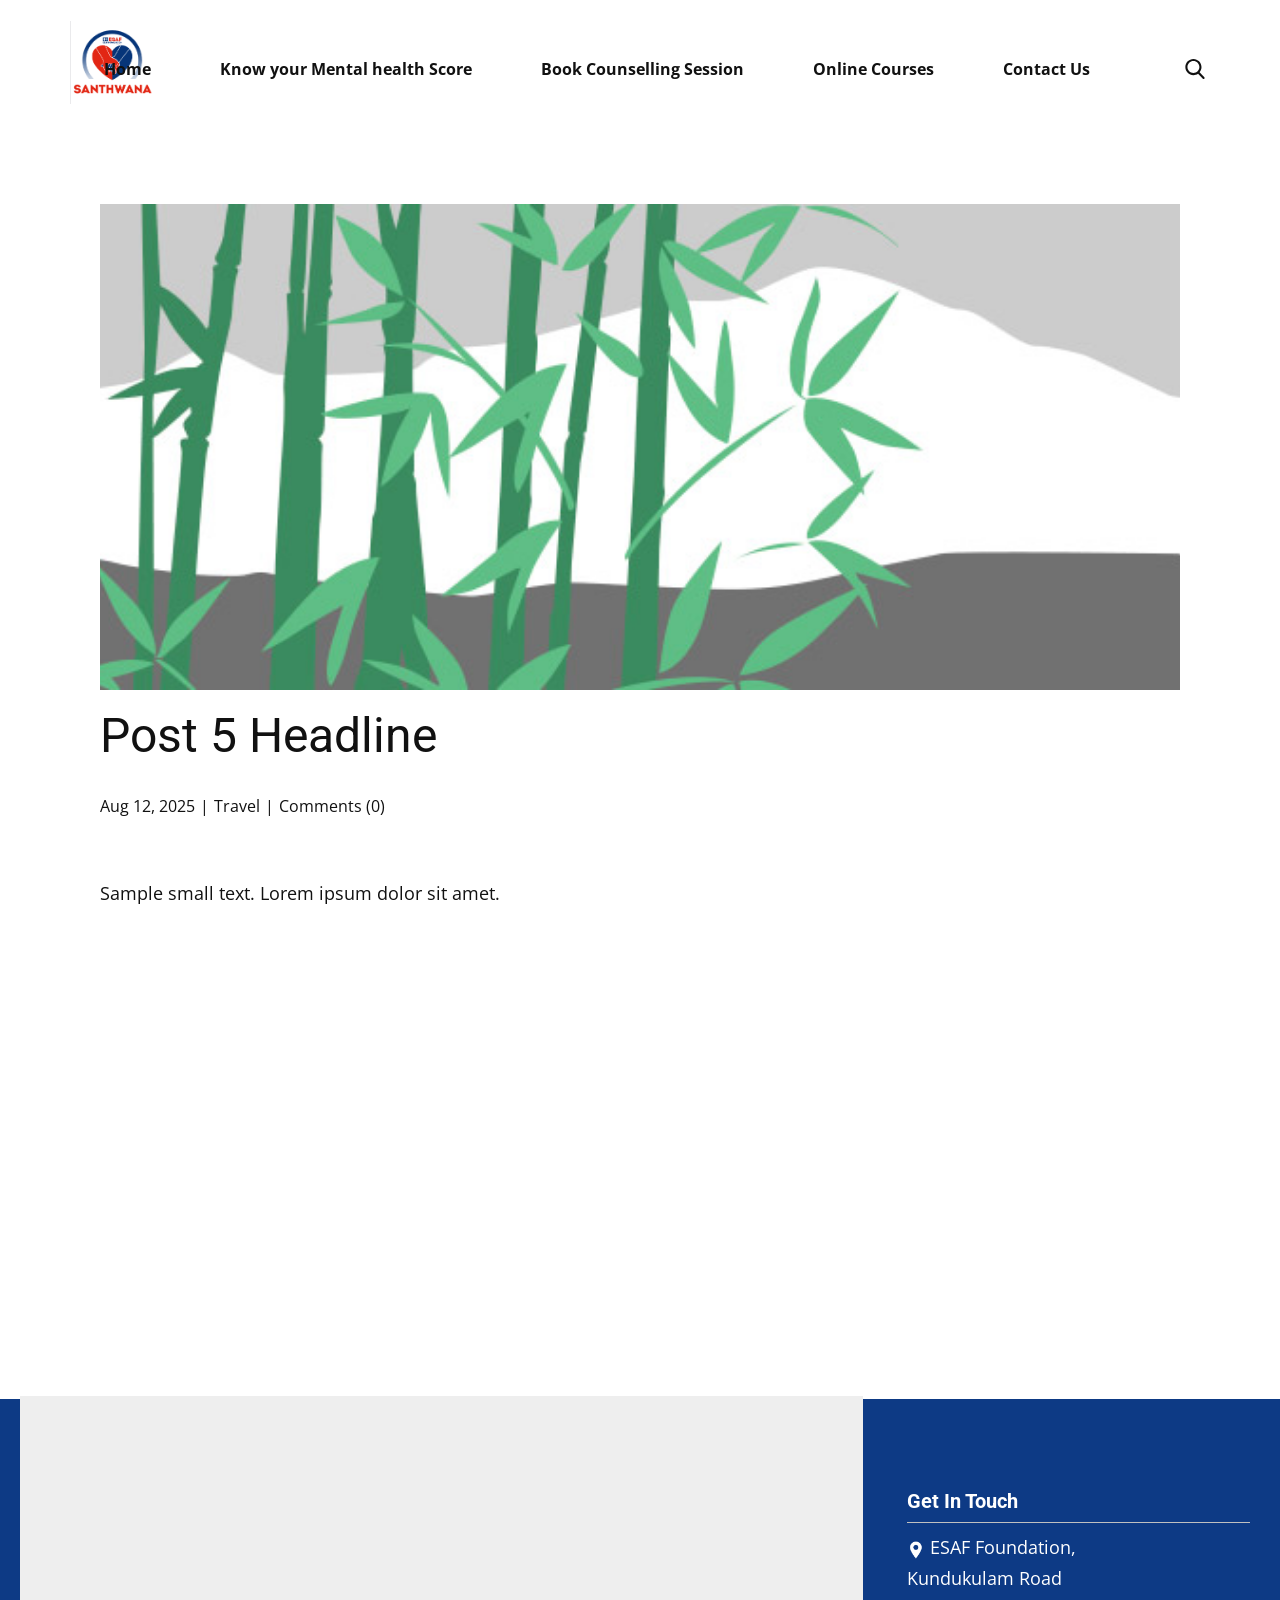
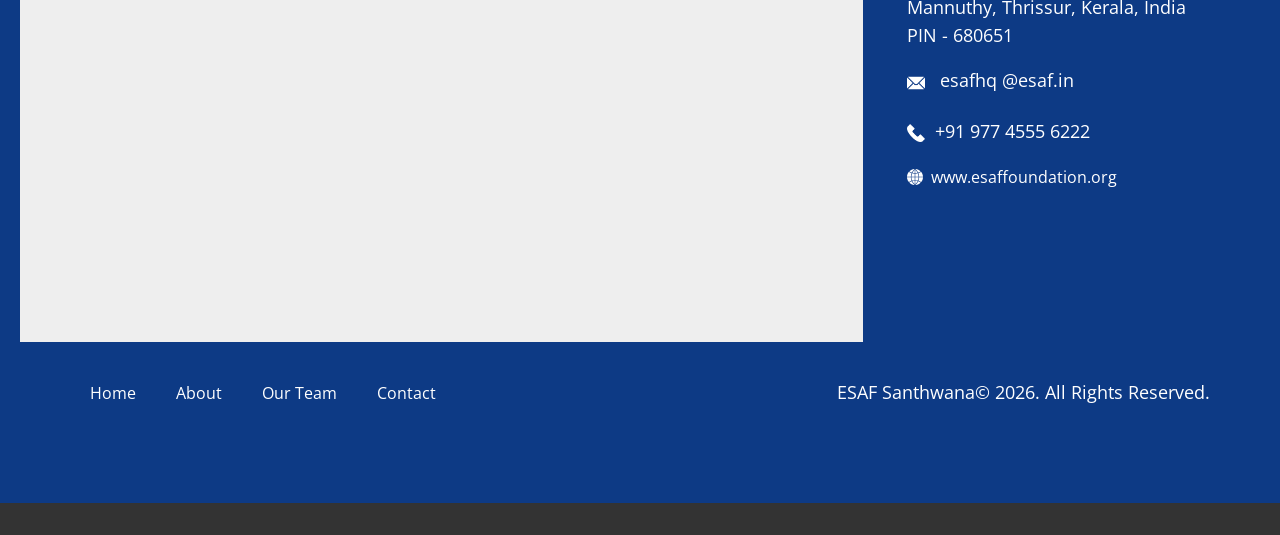
<file: blog/post-4.html>
<!DOCTYPE html>
<html style="font-size: 16px;" lang="en"><head>
    <meta name="viewport" content="width=device-width, initial-scale=1.0">
    <meta charset="utf-8">
    <meta name="keywords" content="Post 1 Headline">
    <meta name="description" content="Sample small text. Lorem ipsum dolor sit amet.">
    <title>Post 5 Headline</title>
    <link rel="stylesheet" href="../nicepage.css" media="screen">
<link rel="stylesheet" href="../Post-Template.css" media="screen">
    <script class="u-script" type="text/javascript" src="../jquery.js" defer=""></script>
    <script class="u-script" type="text/javascript" src="../nicepage.js" defer=""></script>
    <meta name="generator" content="Nicepage 8.6.2, nicepage.com">
    
    
    
    <link id="u-page-google-font" rel="stylesheet" href="https://fonts.googleapis.com/css2?display=swap&amp;family=Roboto:ital,wght@0,100;0,200;0,300;0,400;0,500;0,600;0,700;0,800;0,900;1,100;1,200;1,300;1,400;1,500;1,600;1,700;1,800;1,900&amp;family=Open+Sans:ital,wght@0,300;0,400;0,500;0,600;0,700;0,800;1,300;1,400;1,500;1,600;1,700;1,800">
    <script type="application/ld+json">{
		"@context": "http://schema.org",
		"@type": "Organization",
		"name": "",
		"logo": "images/Logosanthwana.png"
}</script>
    <meta name="theme-color" content="#478ac9">
  <meta data-intl-tel-input-cdn-path="intlTelInput/"><meta name="twitter:description" content="Sample small text. Lorem ipsum dolor sit amet."><meta property="og:type" content="article"><meta property="og:title" content="Post 5 Headline"><meta property="og:description" content="Sample small text. Lorem ipsum dolor sit amet."><meta property="og:image" content="../images/68f64b9d.jpeg"></head>
  <body data-path-to-root="./" data-include-products="false" class="u-body u-xl-mode" data-lang="en"><header class="u-clearfix u-header u-header" id="header"><div class="u-clearfix u-sheet u-sheet-1">
        <a href="#" class="u-image u-logo u-image-1" data-image-width="199" data-image-height="198">
          <img src="../images/Logosanthwana.png" class="u-logo-image u-logo-image-1">
        </a>
        <nav class="u-menu u-menu-one-level u-offcanvas u-menu-1" role="navigation" aria-label="Menu navigation">
          <div class="menu-collapse" style="font-size: 1rem; letter-spacing: 0px; font-weight: 700;">
            <a class="u-button-style u-custom-left-right-menu-spacing u-custom-padding-bottom u-custom-text-hover-color u-custom-top-bottom-menu-spacing u-hamburger-link u-nav-link u-text-active-palette-1-base u-text-hover-palette-2-base" href="#" tabindex="-1" aria-label="Open menu" aria-controls="261f">
              <svg class="u-svg-link" viewBox="0 0 24 24"><use xlink:href="#menu-hamburger"></use></svg>
              <svg class="u-svg-content" version="1.1" id="menu-hamburger" viewBox="0 0 16 16" x="0px" y="0px" xmlns:xlink="http://www.w3.org/1999/xlink" xmlns="http://www.w3.org/2000/svg"><g><rect y="1" width="16" height="2"></rect><rect y="7" width="16" height="2"></rect><rect y="13" width="16" height="2"></rect>
</g></svg>
            </a>
          </div>
          <div class="u-custom-menu u-nav-container">
            <ul class="u-nav u-unstyled u-nav-1" role="menubar"><li role="none" class="u-nav-item"><a role="menuitem" class="u-button-style u-nav-link u-text-active-palette-1-base u-text-hover-palette-1-base u-nav-link-2" href="../">Home</a>
</li><li role="none" class="u-nav-item"><a tabindex="-1" role="menuitem" class="u-button-style u-nav-link u-text-active-palette-1-base u-text-hover-palette-1-base u-nav-link-2" href="https://bewinwilsonmathews.github.io/Santhwana/Santhwana.html" target="_blank">Know your Mental health Score</a>
</li><li role="none" class="u-nav-item"><a tabindex="-1" role="menuitem" class="u-button-style u-nav-link u-text-active-palette-1-base u-text-hover-palette-1-base u-nav-link-2" href="https://meetpro.club/studentmentor" target="_blank">Book Counselling Session</a>
</li><li role="none" class="u-nav-item"><a tabindex="-1" role="menuitem" class="u-button-style u-nav-link u-text-active-palette-1-base u-text-hover-palette-1-base u-nav-link-2" href="https://script.google.com/macros/s/AKfycbzLUiHWCuA23xT3r5N1A-uJz3avY5cB6EeaaajBGBmp5HIz8C4YGnMHK1bf3oDaUm6wXw/exec" target="_blank">Online Courses</a>
</li><li role="none" class="u-nav-item"><a tabindex="-1" role="menuitem" class="u-button-style u-nav-link u-text-active-palette-1-base u-text-hover-palette-1-base u-nav-link-2" href="../#block-17" data-page-id="1332116969" target="_blank">Contact Us</a>
</li></ul>
          </div>
          <div class="u-custom-menu u-nav-container-collapse" id="261f" role="region" aria-label="Menu panel">
            <div class="u-black u-container-style u-inner-container-layout u-opacity u-opacity-95 u-sidenav">
              <div class="u-inner-container-layout u-sidenav-overflow">
                <div class="u-menu-close" tabindex="-1" aria-label="Close menu"></div>
                <ul class="u-align-center u-nav u-popupmenu-items u-unstyled u-nav-2" role="menubar"><li role="none" class="u-nav-item"><a role="menuitem" class="u-button-style u-nav-link" href="../">Home</a>
</li><li role="none" class="u-nav-item"><a tabindex="-1" role="menuitem" class="u-button-style u-nav-link" href="https://bewinwilsonmathews.github.io/Santhwana/Santhwana.html" target="_blank">Know your Mental health Score</a>
</li><li role="none" class="u-nav-item"><a tabindex="-1" role="menuitem" class="u-button-style u-nav-link" href="https://meetpro.club/studentmentor" target="_blank">Book Counselling Session</a>
</li><li role="none" class="u-nav-item"><a tabindex="-1" role="menuitem" class="u-button-style u-nav-link" href="https://script.google.com/macros/s/AKfycbzLUiHWCuA23xT3r5N1A-uJz3avY5cB6EeaaajBGBmp5HIz8C4YGnMHK1bf3oDaUm6wXw/exec" target="_blank">Online Courses</a>
</li><li role="none" class="u-nav-item"><a tabindex="-1" role="menuitem" class="u-button-style u-nav-link" href="../#block-17" data-page-id="1332116969" target="_blank">Contact Us</a>
</li></ul>
              </div>
            </div>
            <div class="u-black u-menu-overlay u-opacity u-opacity-70"></div>
          </div>
        </nav>
        <form action="#" class="u-search u-search-layout-icon u-search-left u-search-1" data-search-token="no-license" data-href="../search/search.html" data-page-id="97988421">
          <div class="u-search-overlay"></div>
          <button class="u-search-button" type="submit"><span class="u-search-icon u-search-icon-1">
              <svg class="u-svg-link" preserveAspectRatio="xMidYMin slice" viewBox="0 0 56.966 56.966"><use xlink:href="#svg-8e85"></use></svg>
              <svg xmlns="http://www.w3.org/2000/svg" xmlns:xlink="http://www.w3.org/1999/xlink" version="1.1" id="svg-8e85" x="0px" y="0px" viewBox="0 0 56.966 56.966" style="enable-background:new 0 0 56.966 56.966;" xml:space="preserve" class="u-svg-content"><path d="M55.146,51.887L41.588,37.786c3.486-4.144,5.396-9.358,5.396-14.786c0-12.682-10.318-23-23-23s-23,10.318-23,23  s10.318,23,23,23c4.761,0,9.298-1.436,13.177-4.162l13.661,14.208c0.571,0.593,1.339,0.92,2.162,0.92  c0.779,0,1.518-0.297,2.079-0.837C56.255,54.982,56.293,53.08,55.146,51.887z M23.984,6c9.374,0,17,7.626,17,17s-7.626,17-17,17  s-17-7.626-17-17S14.61,6,23.984,6z"></path></svg></span>
          </button>
          <input class="u-search-input" type="search" name="search" value="" placeholder="Search">
        </form>
      </div></header>
    <section class="u-align-center u-clearfix u-section-1" id="block-2">
      <div class="u-clearfix u-sheet u-valign-middle-md u-valign-middle-sm u-valign-middle-xs u-sheet-1"><!--post_details--><!--post_details_options_json--><!--{"source":""}--><!--/post_details_options_json--><!--blog_post-->
        <div class="u-container-style u-expanded-width u-post-details u-post-details-1">
          <div class="u-container-layout u-valign-middle u-container-layout-1"><!--blog_post_image-->
            <img alt="" class="u-blog-control u-expanded-width u-image u-image-default u-image-1" src="../images/68f64b9d.jpeg"><!--/blog_post_image--><!--blog_post_header-->
            <h2 class="u-blog-control u-text u-text-1">Post 5 Headline</h2><!--/blog_post_header--><!--blog_post_metadata-->
            <div class="u-blog-control u-metadata u-metadata-1"><!--blog_post_metadata_date--><span class="u-meta-date u-meta-icon">Aug 12, 2025</span><!--/blog_post_metadata_date--><!--blog_post_metadata_category--><span class="u-meta-category u-meta-icon"><a href="/blog/blog.html#/blog-1///2">Travel</a></span><!--/blog_post_metadata_category--><!--blog_post_metadata_comments--><span class="u-meta-comments u-meta-icon"><!--blog_post_metadata_comments_content-->Comments (0)<!--/blog_post_metadata_comments_content--></span><!--/blog_post_metadata_comments-->
            </div><!--/blog_post_metadata--><!--blog_post_content-->
            <div class="u-align-justify u-blog-control u-post-content u-text u-text-2 fr-view">
  <p>
    <meta name="viewport" content="width=device-width, initial-scale=1.0">
    <meta charset="utf-8">
    <meta name="keywords" content=""><meta name="description" content="">
    <title></title>
    <link rel="stylesheet" href="/nicepage.css" media="screen" class="u-static-style"><link rel="stylesheet" href="/nicepage.css" media="screen">
    <script class="u-script" type="text/javascript" src="//capp.nicepage.com/assets/jquery-1.9.1.min.js" defer=""></script>
    <script class="u-script" type="text/javascript" src="//capp.nicepage.com/e1ec80a0bae8923e64d6c550789dfe4bf6121475/nicepage.js" defer=""></script>
</p><section class="u-clearfix u-valign-top u-block-d793-1" custom-posts-hash="T" data-section-properties="{&quot;margin&quot;:&quot;none&quot;,&quot;stretch&quot;:true}" data-id="d793" data-posts-content="[{'images':[],'maps':[],'videos':[],'icons':[],'textWidth':'','textHeight':'','id':1,'headingProp':'h3','textProp':'text'}]" style="min-height: 500px">
  <div class="u-clearfix u-rich-text u-text u-block-d793-4" data-state="{&quot;margin-top&quot;:{&quot;shouldApplyDefaultMargins&quot;:{&quot;XL&quot;:false,&quot;LG&quot;:false,&quot;MD&quot;:false,&quot;SM&quot;:true,&quot;XS&quot;:true},&quot;parentVerticalAlign&quot;:{&quot;XL&quot;:&quot;top&quot;,&quot;LG&quot;:&quot;top&quot;,&quot;MD&quot;:&quot;top&quot;,&quot;SM&quot;:&quot;top&quot;,&quot;XS&quot;:&quot;top&quot;}},&quot;margin-bottom&quot;:{&quot;shouldApplyDefaultMargins&quot;:{&quot;XL&quot;:false,&quot;LG&quot;:false,&quot;MD&quot;:false,&quot;SM&quot;:true,&quot;XS&quot;:true},&quot;parentVerticalAlign&quot;:{&quot;XL&quot;:&quot;top&quot;,&quot;LG&quot;:&quot;top&quot;,&quot;MD&quot;:&quot;top&quot;,&quot;SM&quot;:&quot;top&quot;,&quot;XS&quot;:&quot;top&quot;}}}" style="">
  <p>Sample small text. Lorem ipsum dolor sit amet.</p>
  </div>
  <style data-mode="XL">@media (min-width: 1200px) {
  .u-block-d793-1 {
    min-height: 500px;
  }
}</style>
  <style data-mode="LG">@media (max-width: 1199px) and (min-width: 992px) {
  .u-block-d793-1 {
    min-height: 500px;
  }
}</style>
  <style data-mode="MD">@media (max-width: 991px) and (min-width: 768px) {
  .u-block-d793-1 {
    min-height: 500px;
  }
}</style>
  <style data-mode="SM">@media (max-width: 767px) and (min-width: 576px) {
  .u-block-d793-1 {
    min-height: 500px;
  }
}</style>
  <style data-mode="XS">@media (max-width: 575px) {
  .u-block-d793-1 {
    min-height: 500px;
  }
}</style>
</section>
<p></p>
  </div><!--/blog_post_content-->
          </div>
        </div><!--/blog_post--><!--/post_details-->
      </div>
    </section>
    
    
    
    <footer class="u-align-center-sm u-align-center-xs u-clearfix u-color-var u-footer u-footer" id="footer"><div class="custom-expanded data-layout-selected u-clearfix u-layout-wrap u-layout-wrap-1">
        <div class="u-gutter-0 u-layout">
          <div class="u-layout-row">
            <div class="u-container-style u-layout-cell u-shape-rectangle u-size-18-xxl u-size-40 u-layout-cell-1">
              <div class="u-container-layout u-valign-top-lg u-valign-top-md u-valign-top-sm u-valign-top-xs u-container-layout-1">
                <div class="custom-expanded u-grey-light-2 u-map u-map-1">
                  <div class="embed-responsive">
                    <iframe class="embed-responsive-item" src="https://www.google.com/maps/embed?pb=!1m18!1m12!1m3!1d502092.08882120444!2d75.64968288906248!3d10.532574000000007!2m3!1f0!2f0!3f0!3m2!1i1024!2i768!4f13.1!3m3!1m2!1s0x3ba7ef22c341648f%3A0xb27d6c3a1570b062!2sESAF%20Foundation%20Office!5e0!3m2!1sen!2sin!4v1786616922017!5m2!1sen!2sin" data-map="[base64]"></iframe>
                  </div>
                </div>
              </div>
            </div>
            <div class="u-container-style u-layout-cell u-shape-rectangle u-size-16-xxl u-size-20 u-layout-cell-2">
              <div class="u-container-layout u-valign-top u-container-layout-2">
                <h5 class="u-align-left u-text u-text-white u-text-1"> Get In Touch</h5>
                <div class="u-align-left u-border-1 u-border-grey-25 u-border-no-bottom u-border-no-left u-expanded-width u-line u-line-horizontal u-line-1" data-animation-name="" data-animation-duration="0" data-animation-delay="0" data-animation-direction=""></div>
                <p class="u-align-left u-text u-text-white u-text-2"><span class="u-file-icon u-icon u-text-white u-icon-1"><img src="../images/1-b26c8bb7.png" alt=""></span>ESAF Foundation,&nbsp;<br>Kundukulam Road<br>Mannuthy, Thrissur, Kerala, India<br>PIN - 680651
                </p>
                <p class="u-align-left u-text u-text-default u-text-3"><span class="u-file-icon u-icon u-text-white u-icon-2"><img src="../images/2-a85e65c4.png" alt=""></span>&nbsp; <a href="mailto:hi@car.repair.com" class="u-active-none u-border-1 u-border-active-white u-border-hover-white u-border-no-left u-border-no-right u-border-no-top u-btn u-button-link u-button-style u-hover-none u-none u-text-active-grey-10 u-text-body-alt-color u-text-hover-grey-10 u-btn-1" data-animation-name="" data-animation-duration="0" data-animation-delay="0" data-animation-direction="">esafhq @esaf.in</a>
                </p>
                <p class="u-align-left u-text u-text-4">
                  <a href="tel:+12345678910" class="u-active-none u-border-1 u-border-active-white u-border-hover-white u-border-no-left u-border-no-right u-border-no-top u-btn u-button-link u-button-style u-hover-none u-none u-text-active-grey-10 u-text-body-alt-color u-text-hover-grey-10 u-btn-2" data-animation-name="" data-animation-duration="0" data-animation-delay="0" data-animation-direction=""><span class="u-file-icon u-icon u-text-white u-icon-3"><img src="../images/3-c91f3b92.png" alt=""></span> +91&nbsp;977 4555 6222
                  </a>
                </p>
                <a href="mailto:hi@car.repair.com" class="u-active-none u-border-1 u-border-active-white u-border-hover-white u-border-no-left u-border-no-right u-border-no-top u-btn u-button-link u-button-style u-hover-none u-none u-text-active-grey-10 u-text-body-alt-color u-text-hover-grey-10 u-btn-3" data-animation-name="" data-animation-duration="0" data-animation-delay="0" data-animation-direction=""><span class="u-icon"><svg class="u-svg-content" viewBox="0 0 57.949 57.949" x="0px" y="0px" style="width: 1em; height: 1em;"><g><path d="M29.975,27.985h11.972c-0.123-4.348-1.033-8.567-2.664-12.477c-3.01,0.874-6.131,1.355-9.308,1.44V27.985z"></path><path d="M40.384,13.057c2.928-1.01,5.731-2.392,8.328-4.169l0.653-0.5C44.588,3.658,38.18,0.58,31.071,0.069L30.553,0.49
		C34.767,3.979,38.099,8.268,40.384,13.057z"></path><path d="M29.975,2.628v12.32c2.891-0.082,5.731-0.513,8.473-1.283C36.421,9.505,33.557,5.753,29.975,2.628z"></path><path d="M41.531,42.202c3.13,1.132,6.12,2.668,8.885,4.639l0.868,0.65c3.976-4.785,6.439-10.866,6.665-17.505H43.947
		C43.834,34.224,43.006,38.343,41.531,42.202z"></path><path d="M9.237,8.888c2.597,1.777,5.401,3.158,8.328,4.169c2.285-4.788,5.617-9.077,9.832-12.567l-0.518-0.421
		c-7.125,0.512-13.547,3.603-18.328,8.35L9.237,8.888z"></path><path d="M27.975,2.628c-3.583,3.125-6.446,6.878-8.473,11.036c2.742,0.77,5.582,1.202,8.473,1.283V2.628z"></path><path d="M14.003,29.985H0c0.227,6.639,2.689,12.719,6.665,17.505l0.85-0.635c2.775-1.977,5.771-3.518,8.906-4.652
		C14.943,38.341,14.116,34.222,14.003,29.985z"></path><path d="M16.752,14.89c-3.037-1.064-5.945-2.505-8.644-4.351L7.17,9.897C2.901,14.768,0.236,21.072,0,27.985h14.003
		C14.124,23.425,15.061,18.997,16.752,14.89z"></path><path d="M16.003,27.985h11.972V16.948c-3.179-0.085-6.301-0.566-9.309-1.438C17.035,19.419,16.125,23.637,16.003,27.985z"></path><path d="M27.297,57.391c-4.419-3.695-7.841-8.259-10.111-13.341c-2.992,1.074-5.851,2.538-8.492,4.42l-0.689,0.515
		c4.774,5.003,11.31,8.304,18.605,8.896L27.297,57.391z"></path><path d="M27.975,40.023V29.985H16.003c0.113,4.019,0.905,7.924,2.313,11.58C21.429,40.627,24.669,40.111,27.975,40.023z"></path><path d="M49.236,48.456c-2.631-1.875-5.482-3.335-8.469-4.406c-2.272,5.094-5.698,9.662-10.113,13.344l0.685,0.487
		c7.295-0.592,13.832-3.892,18.606-8.895L49.236,48.456z"></path><path d="M49.885,10.507c-2.72,1.862-5.643,3.311-8.689,4.38c1.692,4.108,2.629,8.537,2.751,13.098h14.003
		c-0.237-6.935-2.917-13.256-7.209-18.133L49.885,10.507z"></path><path d="M27.975,55.342V42.023c-3.039,0.085-6.016,0.556-8.882,1.4C21.136,47.932,24.141,51.998,27.975,55.342z"></path><path d="M41.947,29.985H29.975v10.038c3.307,0.088,6.548,0.604,9.662,1.542C41.041,37.91,41.833,34.005,41.947,29.985z"></path><path d="M38.86,43.423c-2.866-0.844-5.845-1.314-8.885-1.4v13.323C33.806,52.013,36.814,47.943,38.86,43.423z"></path>
</g></svg></span>&nbsp;&nbsp;www.esaffoundation.org 
                </a>
              </div>
            </div>
          </div>
        </div>
      </div><div class="custom-expanded data-layout-selected u-clearfix u-layout-custom-xs u-layout-wrap u-layout-wrap-2">
        <div class="u-layout">
          <div class="u-layout-row">
            <div class="u-container-style u-layout-cell u-size-14-xs u-size-30-lg u-size-30-xl u-size-30-xxl u-size-60-md u-size-60-sm u-layout-cell-3">
              <div class="u-container-layout u-valign-middle u-container-layout-3">
                <nav class="u-menu u-menu-one-level u-offcanvas u-menu-1" data-responsive-from="XS" role="navigation">
                  <div class="menu-collapse">
                    <a class="u-button-style u-custom-text-color u-hamburger-link u-nav-link" aria-label="Open menu" aria-controls="e226" href="#">
                      <svg class="u-svg-link" viewBox="0 0 24 24"><use xlink:href="#svg-23e0"></use></svg>
                      <svg class="u-svg-content" version="1.1" id="svg-23e0" viewBox="0 0 16 16" x="0px" y="0px" xmlns:xlink="http://www.w3.org/1999/xlink" xmlns="http://www.w3.org/2000/svg"><g><rect y="1" width="16" height="2"></rect><rect y="7" width="16" height="2"></rect><rect y="13" width="16" height="2"></rect>
</g></svg>
                    </a>
                  </div>
                  <div class="u-custom-menu u-nav-container">
                    <ul class="u-nav u-unstyled" role="menubar"><li role="none" class="u-nav-item"><a tabindex="-1" role="menuitem" class="u-button-style u-nav-link u-text-white" href="#" aria-haspopup="true">Home</a>
</li><li role="none" class="u-nav-item"><a tabindex="-1" role="menuitem" class="u-button-style u-nav-link u-text-white" href="#">About</a>
</li><li role="none" class="u-nav-item"><a tabindex="-1" role="menuitem" class="u-button-style u-nav-link u-text-white" href="#">Our Team</a>
</li><li role="none" class="u-nav-item"><a tabindex="-1" role="menuitem" class="u-button-style u-nav-link u-text-white" href="#">Contact</a>
</li></ul>
                  </div>
                  <div id="e226" role="region" aria-label="Menu panel" class="u-custom-menu u-nav-container-collapse">
                    <div class="u-black u-container-style u-inner-container-layout u-opacity u-opacity-95 u-sidenav">
                      <div class="u-inner-container-layout u-sidenav-overflow">
                        <div class="u-menu-close" aria-label="Close menu"></div>
                        <ul class="u-align-center u-nav u-popupmenu-items u-unstyled u-nav-2" role="menubar"><li role="none" class="u-nav-item"><a tabindex="-1" role="menuitem" class="u-button-style u-nav-link" href="#" aria-haspopup="true">Home</a>
</li><li role="none" class="u-nav-item"><a tabindex="-1" role="menuitem" class="u-button-style u-nav-link" href="#">About</a>
</li><li role="none" class="u-nav-item"><a tabindex="-1" role="menuitem" class="u-button-style u-nav-link" href="#">Our Team</a>
</li><li role="none" class="u-nav-item"><a tabindex="-1" role="menuitem" class="u-button-style u-nav-link" href="#">Contact</a>
</li></ul>
                      </div>
                    </div>
                    <div class="u-black u-menu-overlay u-opacity u-opacity-70"></div>
                  </div>
                  <style class="menu-style">@media (max-width: 539px) {
                    [data-responsive-from="XS"] .u-nav-container {
                        display: none;
                    }
                    [data-responsive-from="XS"] .menu-collapse {
                        display: block;
                    }
                }</style>
                </nav>
              </div>
            </div>
            <div class="u-container-align-left-md u-container-align-left-sm u-container-align-right-lg u-container-align-right-xl u-container-align-right-xxl u-container-style u-layout-cell u-size-30-lg u-size-30-xl u-size-30-xxl u-size-46-xs u-size-60-md u-size-60-sm u-layout-cell-4">
              <div class="u-container-layout u-valign-bottom-xs u-valign-middle-lg u-valign-middle-md u-valign-middle-sm u-valign-middle-xl u-container-layout-4">
                <p class="u-align-left-md u-align-left-sm u-align-left-xs u-align-right-lg u-align-right-xl u-align-right-xxl u-text u-text-default-lg u-text-default-md u-text-default-sm u-text-default-xl u-text-white u-text-5">ESAF Santhwana© 2026. All Rights Reserved.</p>
              </div>
            </div>
          </div>
        </div>
      </div></footer>
    <section class="u-backlink u-clearfix u-grey-80"></section>
  
</body></html>
</file>
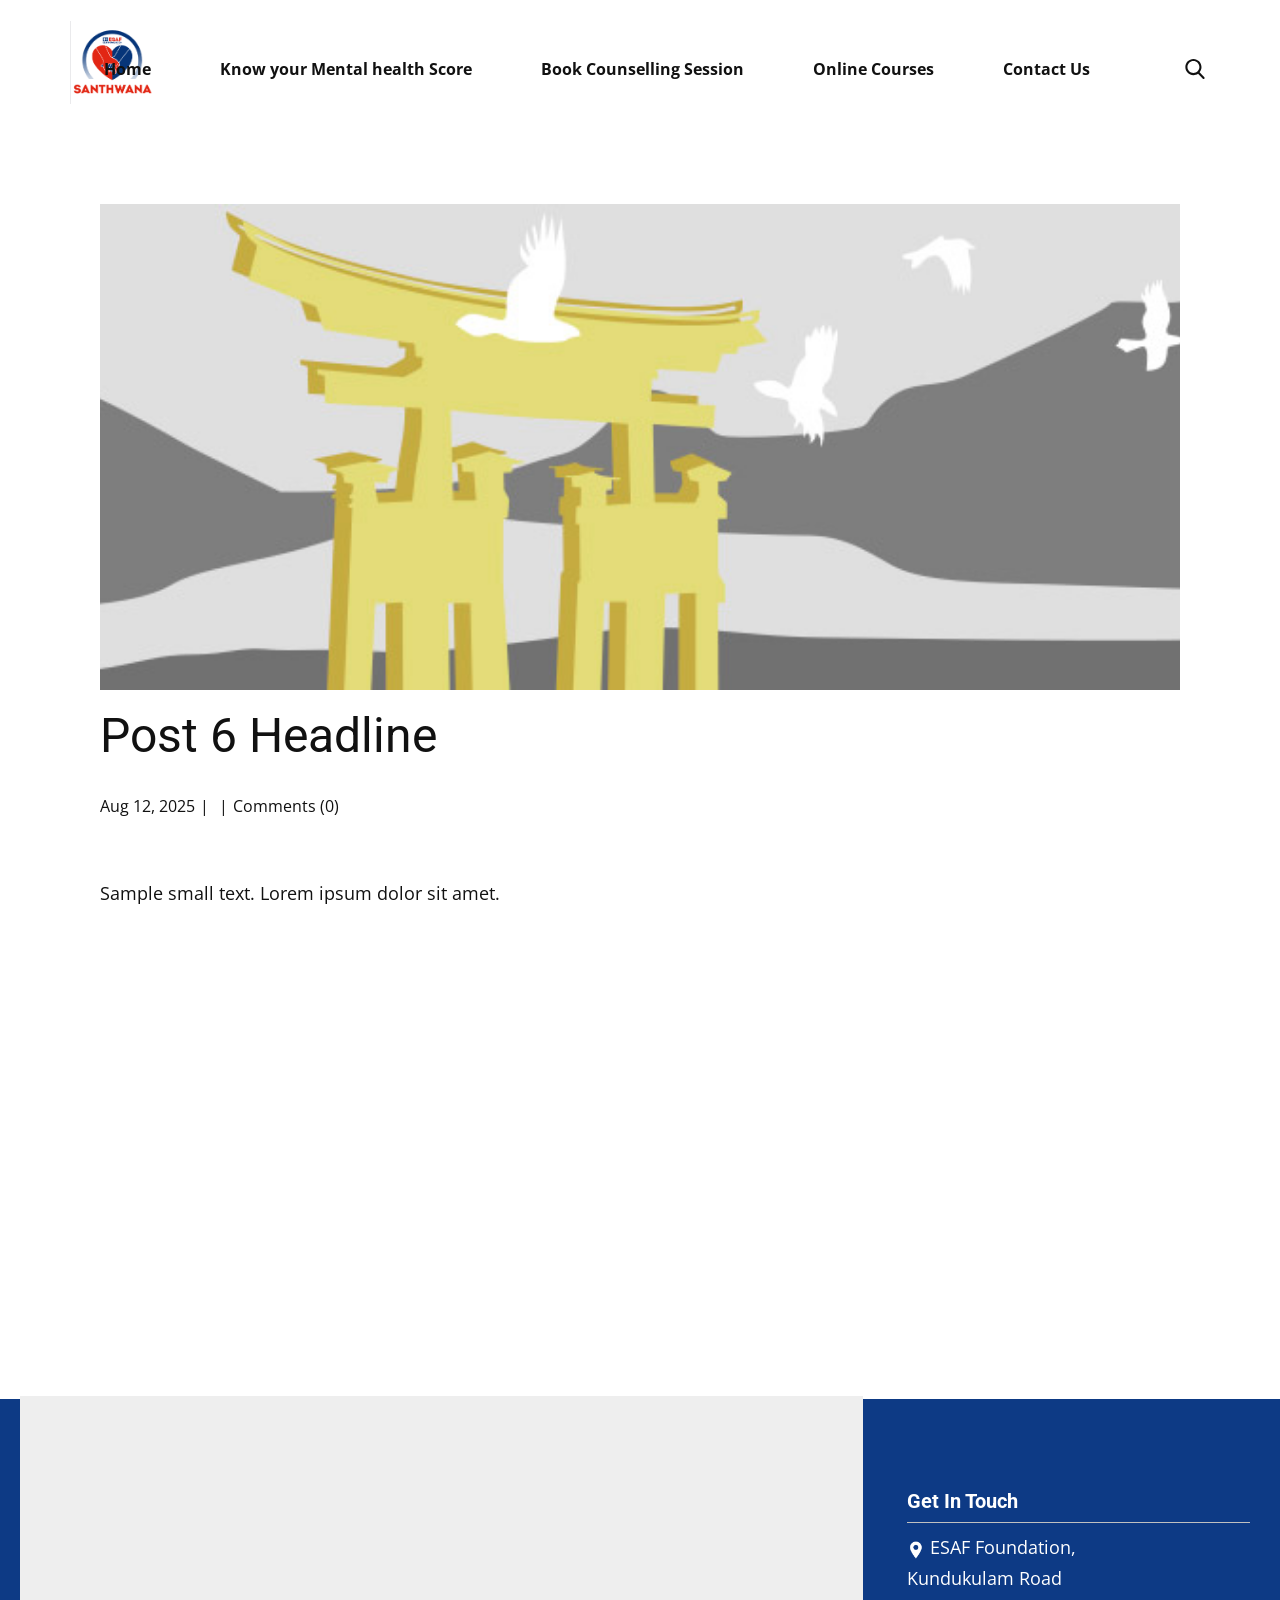
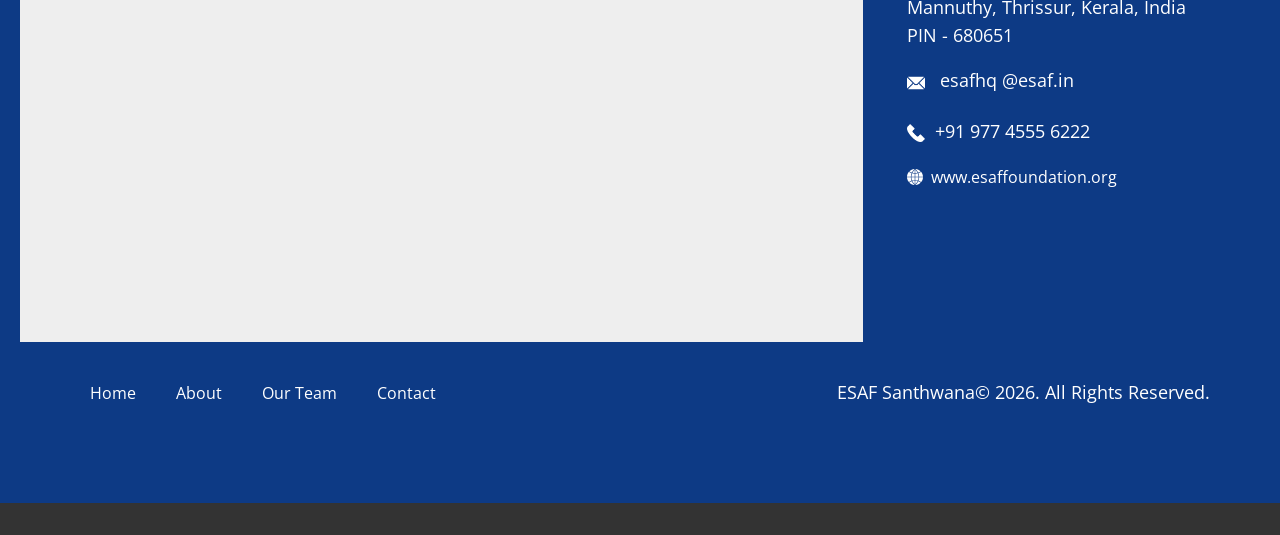
<file: blog/post-5.html>
<!DOCTYPE html>
<html style="font-size: 16px;" lang="en"><head>
    <meta name="viewport" content="width=device-width, initial-scale=1.0">
    <meta charset="utf-8">
    <meta name="keywords" content="Post 1 Headline">
    <meta name="description" content="Sample small text. Lorem ipsum dolor sit amet.">
    <title>Post 6 Headline</title>
    <link rel="stylesheet" href="../nicepage.css" media="screen">
<link rel="stylesheet" href="../Post-Template.css" media="screen">
    <script class="u-script" type="text/javascript" src="../jquery.js" defer=""></script>
    <script class="u-script" type="text/javascript" src="../nicepage.js" defer=""></script>
    <meta name="generator" content="Nicepage 8.6.2, nicepage.com">
    
    
    
    <link id="u-page-google-font" rel="stylesheet" href="https://fonts.googleapis.com/css2?display=swap&amp;family=Roboto:ital,wght@0,100;0,200;0,300;0,400;0,500;0,600;0,700;0,800;0,900;1,100;1,200;1,300;1,400;1,500;1,600;1,700;1,800;1,900&amp;family=Open+Sans:ital,wght@0,300;0,400;0,500;0,600;0,700;0,800;1,300;1,400;1,500;1,600;1,700;1,800">
    <script type="application/ld+json">{
		"@context": "http://schema.org",
		"@type": "Organization",
		"name": "",
		"logo": "images/Logosanthwana.png"
}</script>
    <meta name="theme-color" content="#478ac9">
  <meta data-intl-tel-input-cdn-path="intlTelInput/"><meta name="twitter:description" content="Sample small text. Lorem ipsum dolor sit amet."><meta property="og:type" content="article"><meta property="og:title" content="Post 6 Headline"><meta property="og:description" content="Sample small text. Lorem ipsum dolor sit amet."><meta property="og:image" content="../images/8ad73f3c.jpeg"></head>
  <body data-path-to-root="./" data-include-products="false" class="u-body u-xl-mode" data-lang="en"><header class="u-clearfix u-header u-header" id="header"><div class="u-clearfix u-sheet u-sheet-1">
        <a href="#" class="u-image u-logo u-image-1" data-image-width="199" data-image-height="198">
          <img src="../images/Logosanthwana.png" class="u-logo-image u-logo-image-1">
        </a>
        <nav class="u-menu u-menu-one-level u-offcanvas u-menu-1" role="navigation" aria-label="Menu navigation">
          <div class="menu-collapse" style="font-size: 1rem; letter-spacing: 0px; font-weight: 700;">
            <a class="u-button-style u-custom-left-right-menu-spacing u-custom-padding-bottom u-custom-text-hover-color u-custom-top-bottom-menu-spacing u-hamburger-link u-nav-link u-text-active-palette-1-base u-text-hover-palette-2-base" href="#" tabindex="-1" aria-label="Open menu" aria-controls="261f">
              <svg class="u-svg-link" viewBox="0 0 24 24"><use xlink:href="#menu-hamburger"></use></svg>
              <svg class="u-svg-content" version="1.1" id="menu-hamburger" viewBox="0 0 16 16" x="0px" y="0px" xmlns:xlink="http://www.w3.org/1999/xlink" xmlns="http://www.w3.org/2000/svg"><g><rect y="1" width="16" height="2"></rect><rect y="7" width="16" height="2"></rect><rect y="13" width="16" height="2"></rect>
</g></svg>
            </a>
          </div>
          <div class="u-custom-menu u-nav-container">
            <ul class="u-nav u-unstyled u-nav-1" role="menubar"><li role="none" class="u-nav-item"><a role="menuitem" class="u-button-style u-nav-link u-text-active-palette-1-base u-text-hover-palette-1-base u-nav-link-2" href="../">Home</a>
</li><li role="none" class="u-nav-item"><a tabindex="-1" role="menuitem" class="u-button-style u-nav-link u-text-active-palette-1-base u-text-hover-palette-1-base u-nav-link-2" href="https://bewinwilsonmathews.github.io/Santhwana/Santhwana.html" target="_blank">Know your Mental health Score</a>
</li><li role="none" class="u-nav-item"><a tabindex="-1" role="menuitem" class="u-button-style u-nav-link u-text-active-palette-1-base u-text-hover-palette-1-base u-nav-link-2" href="https://meetpro.club/studentmentor" target="_blank">Book Counselling Session</a>
</li><li role="none" class="u-nav-item"><a tabindex="-1" role="menuitem" class="u-button-style u-nav-link u-text-active-palette-1-base u-text-hover-palette-1-base u-nav-link-2" href="https://script.google.com/macros/s/AKfycbzLUiHWCuA23xT3r5N1A-uJz3avY5cB6EeaaajBGBmp5HIz8C4YGnMHK1bf3oDaUm6wXw/exec" target="_blank">Online Courses</a>
</li><li role="none" class="u-nav-item"><a tabindex="-1" role="menuitem" class="u-button-style u-nav-link u-text-active-palette-1-base u-text-hover-palette-1-base u-nav-link-2" href="../#block-17" data-page-id="1332116969" target="_blank">Contact Us</a>
</li></ul>
          </div>
          <div class="u-custom-menu u-nav-container-collapse" id="261f" role="region" aria-label="Menu panel">
            <div class="u-black u-container-style u-inner-container-layout u-opacity u-opacity-95 u-sidenav">
              <div class="u-inner-container-layout u-sidenav-overflow">
                <div class="u-menu-close" tabindex="-1" aria-label="Close menu"></div>
                <ul class="u-align-center u-nav u-popupmenu-items u-unstyled u-nav-2" role="menubar"><li role="none" class="u-nav-item"><a role="menuitem" class="u-button-style u-nav-link" href="../">Home</a>
</li><li role="none" class="u-nav-item"><a tabindex="-1" role="menuitem" class="u-button-style u-nav-link" href="https://bewinwilsonmathews.github.io/Santhwana/Santhwana.html" target="_blank">Know your Mental health Score</a>
</li><li role="none" class="u-nav-item"><a tabindex="-1" role="menuitem" class="u-button-style u-nav-link" href="https://meetpro.club/studentmentor" target="_blank">Book Counselling Session</a>
</li><li role="none" class="u-nav-item"><a tabindex="-1" role="menuitem" class="u-button-style u-nav-link" href="https://script.google.com/macros/s/AKfycbzLUiHWCuA23xT3r5N1A-uJz3avY5cB6EeaaajBGBmp5HIz8C4YGnMHK1bf3oDaUm6wXw/exec" target="_blank">Online Courses</a>
</li><li role="none" class="u-nav-item"><a tabindex="-1" role="menuitem" class="u-button-style u-nav-link" href="../#block-17" data-page-id="1332116969" target="_blank">Contact Us</a>
</li></ul>
              </div>
            </div>
            <div class="u-black u-menu-overlay u-opacity u-opacity-70"></div>
          </div>
        </nav>
        <form action="#" class="u-search u-search-layout-icon u-search-left u-search-1" data-search-token="no-license" data-href="../search/search.html" data-page-id="97988421">
          <div class="u-search-overlay"></div>
          <button class="u-search-button" type="submit"><span class="u-search-icon u-search-icon-1">
              <svg class="u-svg-link" preserveAspectRatio="xMidYMin slice" viewBox="0 0 56.966 56.966"><use xlink:href="#svg-8e85"></use></svg>
              <svg xmlns="http://www.w3.org/2000/svg" xmlns:xlink="http://www.w3.org/1999/xlink" version="1.1" id="svg-8e85" x="0px" y="0px" viewBox="0 0 56.966 56.966" style="enable-background:new 0 0 56.966 56.966;" xml:space="preserve" class="u-svg-content"><path d="M55.146,51.887L41.588,37.786c3.486-4.144,5.396-9.358,5.396-14.786c0-12.682-10.318-23-23-23s-23,10.318-23,23  s10.318,23,23,23c4.761,0,9.298-1.436,13.177-4.162l13.661,14.208c0.571,0.593,1.339,0.92,2.162,0.92  c0.779,0,1.518-0.297,2.079-0.837C56.255,54.982,56.293,53.08,55.146,51.887z M23.984,6c9.374,0,17,7.626,17,17s-7.626,17-17,17  s-17-7.626-17-17S14.61,6,23.984,6z"></path></svg></span>
          </button>
          <input class="u-search-input" type="search" name="search" value="" placeholder="Search">
        </form>
      </div></header>
    <section class="u-align-center u-clearfix u-section-1" id="block-2">
      <div class="u-clearfix u-sheet u-valign-middle-md u-valign-middle-sm u-valign-middle-xs u-sheet-1"><!--post_details--><!--post_details_options_json--><!--{"source":""}--><!--/post_details_options_json--><!--blog_post-->
        <div class="u-container-style u-expanded-width u-post-details u-post-details-1">
          <div class="u-container-layout u-valign-middle u-container-layout-1"><!--blog_post_image-->
            <img alt="" class="u-blog-control u-expanded-width u-image u-image-default u-image-1" src="../images/8ad73f3c.jpeg"><!--/blog_post_image--><!--blog_post_header-->
            <h2 class="u-blog-control u-text u-text-1">Post 6 Headline</h2><!--/blog_post_header--><!--blog_post_metadata-->
            <div class="u-blog-control u-metadata u-metadata-1"><!--blog_post_metadata_date--><span class="u-meta-date u-meta-icon">Aug 12, 2025</span><!--/blog_post_metadata_date--><!--blog_post_metadata_category--><span class="u-meta-category u-meta-icon"></span><!--/blog_post_metadata_category--><!--blog_post_metadata_comments--><span class="u-meta-comments u-meta-icon"><!--blog_post_metadata_comments_content-->Comments (0)<!--/blog_post_metadata_comments_content--></span><!--/blog_post_metadata_comments-->
            </div><!--/blog_post_metadata--><!--blog_post_content-->
            <div class="u-align-justify u-blog-control u-post-content u-text u-text-2 fr-view">
  <p>
    <meta name="viewport" content="width=device-width, initial-scale=1.0">
    <meta charset="utf-8">
    <meta name="keywords" content=""><meta name="description" content="">
    <title></title>
    <link rel="stylesheet" href="/nicepage.css" media="screen" class="u-static-style"><link rel="stylesheet" href="/nicepage.css" media="screen">
    <script class="u-script" type="text/javascript" src="//capp.nicepage.com/assets/jquery-1.9.1.min.js" defer=""></script>
    <script class="u-script" type="text/javascript" src="//capp.nicepage.com/e1ec80a0bae8923e64d6c550789dfe4bf6121475/nicepage.js" defer=""></script>
</p><section class="u-clearfix u-valign-top u-block-f203-1" custom-posts-hash="T" data-section-properties="{&quot;margin&quot;:&quot;none&quot;,&quot;stretch&quot;:true}" data-id="f203" data-posts-content="[{'images':[],'maps':[],'videos':[],'icons':[],'textWidth':'','textHeight':'','id':1,'headingProp':'h3','textProp':'text'}]" style="min-height: 500px">
  <div class="u-clearfix u-rich-text u-text u-block-f203-4" data-state="{&quot;margin-top&quot;:{&quot;shouldApplyDefaultMargins&quot;:{&quot;XL&quot;:false,&quot;LG&quot;:false,&quot;MD&quot;:false,&quot;SM&quot;:true,&quot;XS&quot;:true},&quot;parentVerticalAlign&quot;:{&quot;XL&quot;:&quot;top&quot;,&quot;LG&quot;:&quot;top&quot;,&quot;MD&quot;:&quot;top&quot;,&quot;SM&quot;:&quot;top&quot;,&quot;XS&quot;:&quot;top&quot;}},&quot;margin-bottom&quot;:{&quot;shouldApplyDefaultMargins&quot;:{&quot;XL&quot;:false,&quot;LG&quot;:false,&quot;MD&quot;:false,&quot;SM&quot;:true,&quot;XS&quot;:true},&quot;parentVerticalAlign&quot;:{&quot;XL&quot;:&quot;top&quot;,&quot;LG&quot;:&quot;top&quot;,&quot;MD&quot;:&quot;top&quot;,&quot;SM&quot;:&quot;top&quot;,&quot;XS&quot;:&quot;top&quot;}}}" style="">
  <p>Sample small text. Lorem ipsum dolor sit amet.</p>
  </div>
  <style data-mode="XL">@media (min-width: 1200px) {
  .u-block-f203-1 {
    min-height: 500px;
  }
}</style>
  <style data-mode="LG">@media (max-width: 1199px) and (min-width: 992px) {
  .u-block-f203-1 {
    min-height: 500px;
  }
}</style>
  <style data-mode="MD">@media (max-width: 991px) and (min-width: 768px) {
  .u-block-f203-1 {
    min-height: 500px;
  }
}</style>
  <style data-mode="SM">@media (max-width: 767px) and (min-width: 576px) {
  .u-block-f203-1 {
    min-height: 500px;
  }
}</style>
  <style data-mode="XS">@media (max-width: 575px) {
  .u-block-f203-1 {
    min-height: 500px;
  }
}</style>
</section>
<p></p>
  </div><!--/blog_post_content-->
          </div>
        </div><!--/blog_post--><!--/post_details-->
      </div>
    </section>
    
    
    
    <footer class="u-align-center-sm u-align-center-xs u-clearfix u-color-var u-footer u-footer" id="footer"><div class="custom-expanded data-layout-selected u-clearfix u-layout-wrap u-layout-wrap-1">
        <div class="u-gutter-0 u-layout">
          <div class="u-layout-row">
            <div class="u-container-style u-layout-cell u-shape-rectangle u-size-18-xxl u-size-40 u-layout-cell-1">
              <div class="u-container-layout u-valign-top-lg u-valign-top-md u-valign-top-sm u-valign-top-xs u-container-layout-1">
                <div class="custom-expanded u-grey-light-2 u-map u-map-1">
                  <div class="embed-responsive">
                    <iframe class="embed-responsive-item" src="https://www.google.com/maps/embed?pb=!1m18!1m12!1m3!1d502092.08882120444!2d75.64968288906248!3d10.532574000000007!2m3!1f0!2f0!3f0!3m2!1i1024!2i768!4f13.1!3m3!1m2!1s0x3ba7ef22c341648f%3A0xb27d6c3a1570b062!2sESAF%20Foundation%20Office!5e0!3m2!1sen!2sin!4v1786616922017!5m2!1sen!2sin" data-map="[base64]"></iframe>
                  </div>
                </div>
              </div>
            </div>
            <div class="u-container-style u-layout-cell u-shape-rectangle u-size-16-xxl u-size-20 u-layout-cell-2">
              <div class="u-container-layout u-valign-top u-container-layout-2">
                <h5 class="u-align-left u-text u-text-white u-text-1"> Get In Touch</h5>
                <div class="u-align-left u-border-1 u-border-grey-25 u-border-no-bottom u-border-no-left u-expanded-width u-line u-line-horizontal u-line-1" data-animation-name="" data-animation-duration="0" data-animation-delay="0" data-animation-direction=""></div>
                <p class="u-align-left u-text u-text-white u-text-2"><span class="u-file-icon u-icon u-text-white u-icon-1"><img src="../images/1-b26c8bb7.png" alt=""></span>ESAF Foundation,&nbsp;<br>Kundukulam Road<br>Mannuthy, Thrissur, Kerala, India<br>PIN - 680651
                </p>
                <p class="u-align-left u-text u-text-default u-text-3"><span class="u-file-icon u-icon u-text-white u-icon-2"><img src="../images/2-a85e65c4.png" alt=""></span>&nbsp; <a href="mailto:hi@car.repair.com" class="u-active-none u-border-1 u-border-active-white u-border-hover-white u-border-no-left u-border-no-right u-border-no-top u-btn u-button-link u-button-style u-hover-none u-none u-text-active-grey-10 u-text-body-alt-color u-text-hover-grey-10 u-btn-1" data-animation-name="" data-animation-duration="0" data-animation-delay="0" data-animation-direction="">esafhq @esaf.in</a>
                </p>
                <p class="u-align-left u-text u-text-4">
                  <a href="tel:+12345678910" class="u-active-none u-border-1 u-border-active-white u-border-hover-white u-border-no-left u-border-no-right u-border-no-top u-btn u-button-link u-button-style u-hover-none u-none u-text-active-grey-10 u-text-body-alt-color u-text-hover-grey-10 u-btn-2" data-animation-name="" data-animation-duration="0" data-animation-delay="0" data-animation-direction=""><span class="u-file-icon u-icon u-text-white u-icon-3"><img src="../images/3-c91f3b92.png" alt=""></span> +91&nbsp;977 4555 6222
                  </a>
                </p>
                <a href="mailto:hi@car.repair.com" class="u-active-none u-border-1 u-border-active-white u-border-hover-white u-border-no-left u-border-no-right u-border-no-top u-btn u-button-link u-button-style u-hover-none u-none u-text-active-grey-10 u-text-body-alt-color u-text-hover-grey-10 u-btn-3" data-animation-name="" data-animation-duration="0" data-animation-delay="0" data-animation-direction=""><span class="u-icon"><svg class="u-svg-content" viewBox="0 0 57.949 57.949" x="0px" y="0px" style="width: 1em; height: 1em;"><g><path d="M29.975,27.985h11.972c-0.123-4.348-1.033-8.567-2.664-12.477c-3.01,0.874-6.131,1.355-9.308,1.44V27.985z"></path><path d="M40.384,13.057c2.928-1.01,5.731-2.392,8.328-4.169l0.653-0.5C44.588,3.658,38.18,0.58,31.071,0.069L30.553,0.49
		C34.767,3.979,38.099,8.268,40.384,13.057z"></path><path d="M29.975,2.628v12.32c2.891-0.082,5.731-0.513,8.473-1.283C36.421,9.505,33.557,5.753,29.975,2.628z"></path><path d="M41.531,42.202c3.13,1.132,6.12,2.668,8.885,4.639l0.868,0.65c3.976-4.785,6.439-10.866,6.665-17.505H43.947
		C43.834,34.224,43.006,38.343,41.531,42.202z"></path><path d="M9.237,8.888c2.597,1.777,5.401,3.158,8.328,4.169c2.285-4.788,5.617-9.077,9.832-12.567l-0.518-0.421
		c-7.125,0.512-13.547,3.603-18.328,8.35L9.237,8.888z"></path><path d="M27.975,2.628c-3.583,3.125-6.446,6.878-8.473,11.036c2.742,0.77,5.582,1.202,8.473,1.283V2.628z"></path><path d="M14.003,29.985H0c0.227,6.639,2.689,12.719,6.665,17.505l0.85-0.635c2.775-1.977,5.771-3.518,8.906-4.652
		C14.943,38.341,14.116,34.222,14.003,29.985z"></path><path d="M16.752,14.89c-3.037-1.064-5.945-2.505-8.644-4.351L7.17,9.897C2.901,14.768,0.236,21.072,0,27.985h14.003
		C14.124,23.425,15.061,18.997,16.752,14.89z"></path><path d="M16.003,27.985h11.972V16.948c-3.179-0.085-6.301-0.566-9.309-1.438C17.035,19.419,16.125,23.637,16.003,27.985z"></path><path d="M27.297,57.391c-4.419-3.695-7.841-8.259-10.111-13.341c-2.992,1.074-5.851,2.538-8.492,4.42l-0.689,0.515
		c4.774,5.003,11.31,8.304,18.605,8.896L27.297,57.391z"></path><path d="M27.975,40.023V29.985H16.003c0.113,4.019,0.905,7.924,2.313,11.58C21.429,40.627,24.669,40.111,27.975,40.023z"></path><path d="M49.236,48.456c-2.631-1.875-5.482-3.335-8.469-4.406c-2.272,5.094-5.698,9.662-10.113,13.344l0.685,0.487
		c7.295-0.592,13.832-3.892,18.606-8.895L49.236,48.456z"></path><path d="M49.885,10.507c-2.72,1.862-5.643,3.311-8.689,4.38c1.692,4.108,2.629,8.537,2.751,13.098h14.003
		c-0.237-6.935-2.917-13.256-7.209-18.133L49.885,10.507z"></path><path d="M27.975,55.342V42.023c-3.039,0.085-6.016,0.556-8.882,1.4C21.136,47.932,24.141,51.998,27.975,55.342z"></path><path d="M41.947,29.985H29.975v10.038c3.307,0.088,6.548,0.604,9.662,1.542C41.041,37.91,41.833,34.005,41.947,29.985z"></path><path d="M38.86,43.423c-2.866-0.844-5.845-1.314-8.885-1.4v13.323C33.806,52.013,36.814,47.943,38.86,43.423z"></path>
</g></svg></span>&nbsp;&nbsp;www.esaffoundation.org 
                </a>
              </div>
            </div>
          </div>
        </div>
      </div><div class="custom-expanded data-layout-selected u-clearfix u-layout-custom-xs u-layout-wrap u-layout-wrap-2">
        <div class="u-layout">
          <div class="u-layout-row">
            <div class="u-container-style u-layout-cell u-size-14-xs u-size-30-lg u-size-30-xl u-size-30-xxl u-size-60-md u-size-60-sm u-layout-cell-3">
              <div class="u-container-layout u-valign-middle u-container-layout-3">
                <nav class="u-menu u-menu-one-level u-offcanvas u-menu-1" data-responsive-from="XS" role="navigation">
                  <div class="menu-collapse">
                    <a class="u-button-style u-custom-text-color u-hamburger-link u-nav-link" aria-label="Open menu" aria-controls="e226" href="#">
                      <svg class="u-svg-link" viewBox="0 0 24 24"><use xlink:href="#svg-23e0"></use></svg>
                      <svg class="u-svg-content" version="1.1" id="svg-23e0" viewBox="0 0 16 16" x="0px" y="0px" xmlns:xlink="http://www.w3.org/1999/xlink" xmlns="http://www.w3.org/2000/svg"><g><rect y="1" width="16" height="2"></rect><rect y="7" width="16" height="2"></rect><rect y="13" width="16" height="2"></rect>
</g></svg>
                    </a>
                  </div>
                  <div class="u-custom-menu u-nav-container">
                    <ul class="u-nav u-unstyled" role="menubar"><li role="none" class="u-nav-item"><a tabindex="-1" role="menuitem" class="u-button-style u-nav-link u-text-white" href="#" aria-haspopup="true">Home</a>
</li><li role="none" class="u-nav-item"><a tabindex="-1" role="menuitem" class="u-button-style u-nav-link u-text-white" href="#">About</a>
</li><li role="none" class="u-nav-item"><a tabindex="-1" role="menuitem" class="u-button-style u-nav-link u-text-white" href="#">Our Team</a>
</li><li role="none" class="u-nav-item"><a tabindex="-1" role="menuitem" class="u-button-style u-nav-link u-text-white" href="#">Contact</a>
</li></ul>
                  </div>
                  <div id="e226" role="region" aria-label="Menu panel" class="u-custom-menu u-nav-container-collapse">
                    <div class="u-black u-container-style u-inner-container-layout u-opacity u-opacity-95 u-sidenav">
                      <div class="u-inner-container-layout u-sidenav-overflow">
                        <div class="u-menu-close" aria-label="Close menu"></div>
                        <ul class="u-align-center u-nav u-popupmenu-items u-unstyled u-nav-2" role="menubar"><li role="none" class="u-nav-item"><a tabindex="-1" role="menuitem" class="u-button-style u-nav-link" href="#" aria-haspopup="true">Home</a>
</li><li role="none" class="u-nav-item"><a tabindex="-1" role="menuitem" class="u-button-style u-nav-link" href="#">About</a>
</li><li role="none" class="u-nav-item"><a tabindex="-1" role="menuitem" class="u-button-style u-nav-link" href="#">Our Team</a>
</li><li role="none" class="u-nav-item"><a tabindex="-1" role="menuitem" class="u-button-style u-nav-link" href="#">Contact</a>
</li></ul>
                      </div>
                    </div>
                    <div class="u-black u-menu-overlay u-opacity u-opacity-70"></div>
                  </div>
                  <style class="menu-style">@media (max-width: 539px) {
                    [data-responsive-from="XS"] .u-nav-container {
                        display: none;
                    }
                    [data-responsive-from="XS"] .menu-collapse {
                        display: block;
                    }
                }</style>
                </nav>
              </div>
            </div>
            <div class="u-container-align-left-md u-container-align-left-sm u-container-align-right-lg u-container-align-right-xl u-container-align-right-xxl u-container-style u-layout-cell u-size-30-lg u-size-30-xl u-size-30-xxl u-size-46-xs u-size-60-md u-size-60-sm u-layout-cell-4">
              <div class="u-container-layout u-valign-bottom-xs u-valign-middle-lg u-valign-middle-md u-valign-middle-sm u-valign-middle-xl u-container-layout-4">
                <p class="u-align-left-md u-align-left-sm u-align-left-xs u-align-right-lg u-align-right-xl u-align-right-xxl u-text u-text-default-lg u-text-default-md u-text-default-sm u-text-default-xl u-text-white u-text-5">ESAF Santhwana© 2026. All Rights Reserved.</p>
              </div>
            </div>
          </div>
        </div>
      </div></footer>
    <section class="u-backlink u-clearfix u-grey-80"></section>
  
</body></html>
</file>
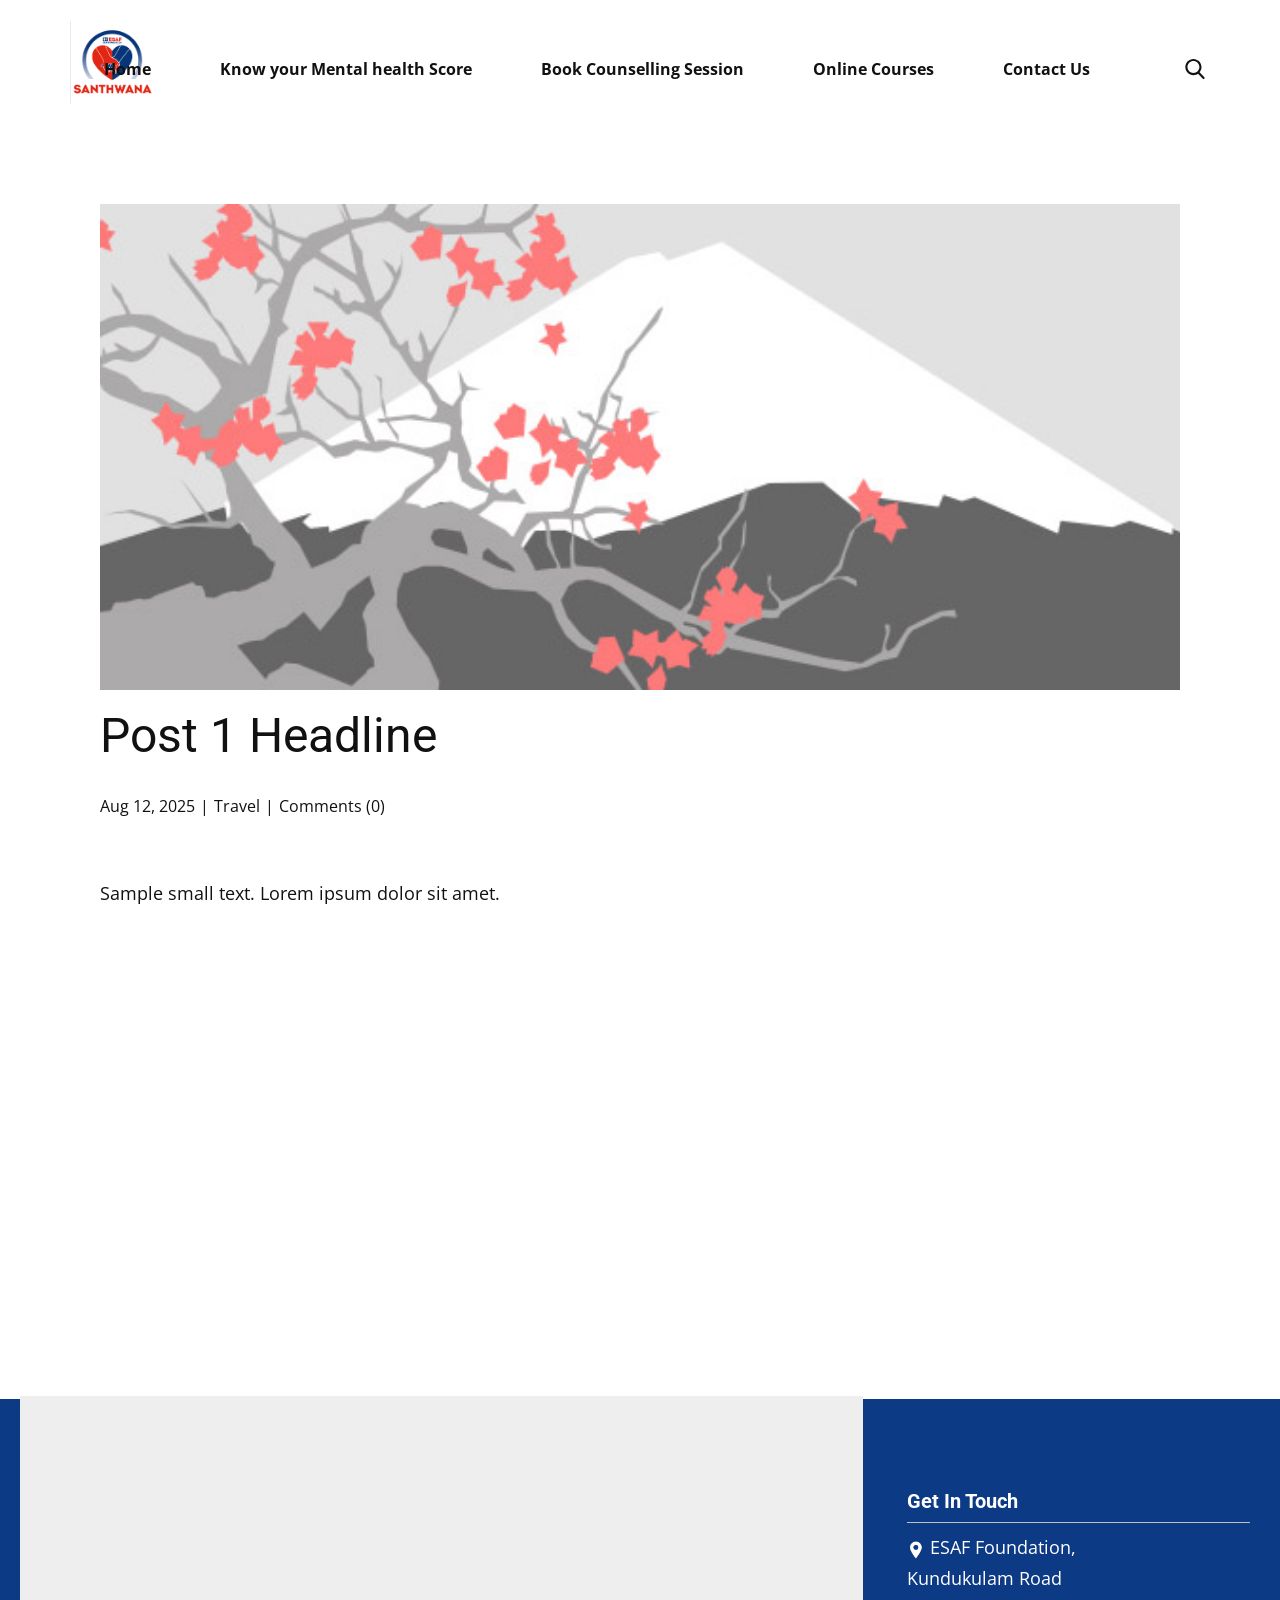
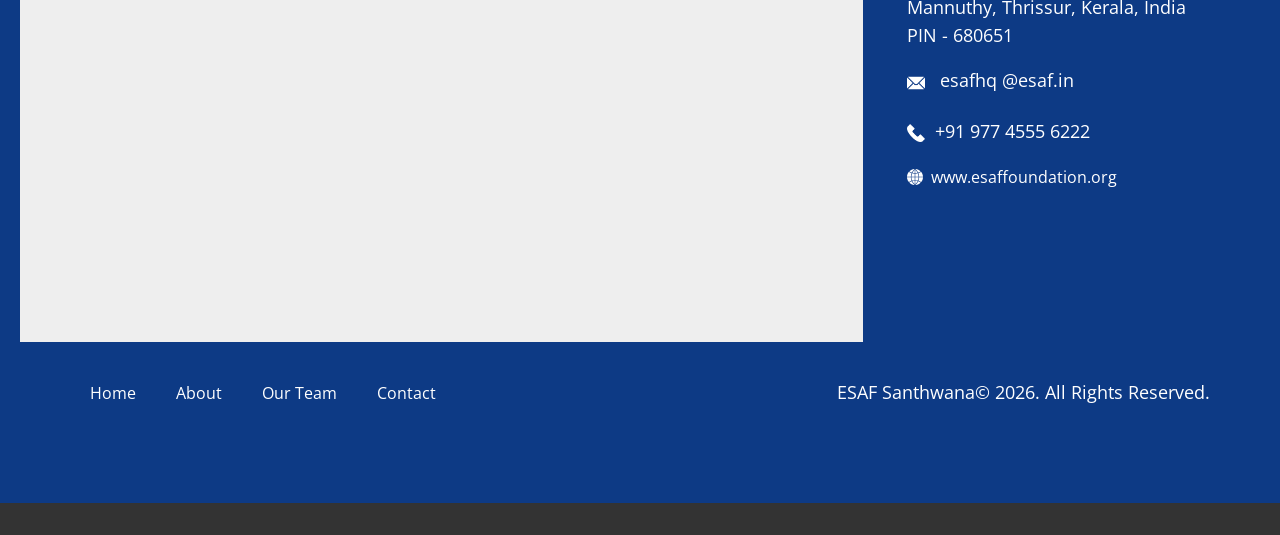
<file: blog/post.html>
<!DOCTYPE html>
<html style="font-size: 16px;" lang="en"><head>
    <meta name="viewport" content="width=device-width, initial-scale=1.0">
    <meta charset="utf-8">
    <meta name="keywords" content="Post 1 Headline">
    <meta name="description" content="Sample small text. Lorem ipsum dolor sit amet.">
    <title>Post 1 Headline</title>
    <link rel="stylesheet" href="../nicepage.css" media="screen">
<link rel="stylesheet" href="../Post-Template.css" media="screen">
    <script class="u-script" type="text/javascript" src="../jquery.js" defer=""></script>
    <script class="u-script" type="text/javascript" src="../nicepage.js" defer=""></script>
    <meta name="generator" content="Nicepage 8.6.2, nicepage.com">
    
    
    
    <link id="u-page-google-font" rel="stylesheet" href="https://fonts.googleapis.com/css2?display=swap&amp;family=Roboto:ital,wght@0,100;0,200;0,300;0,400;0,500;0,600;0,700;0,800;0,900;1,100;1,200;1,300;1,400;1,500;1,600;1,700;1,800;1,900&amp;family=Open+Sans:ital,wght@0,300;0,400;0,500;0,600;0,700;0,800;1,300;1,400;1,500;1,600;1,700;1,800">
    <script type="application/ld+json">{
		"@context": "http://schema.org",
		"@type": "Organization",
		"name": "",
		"logo": "images/Logosanthwana.png"
}</script>
    <meta name="theme-color" content="#478ac9">
  <meta data-intl-tel-input-cdn-path="intlTelInput/"><meta name="twitter:description" content="Sample small text. Lorem ipsum dolor sit amet."><meta property="og:type" content="article"><meta property="og:title" content="Post 1 Headline"><meta property="og:description" content="Sample small text. Lorem ipsum dolor sit amet."><meta property="og:image" content="../images/0fd3416c.jpeg"></head>
  <body data-path-to-root="./" data-include-products="false" class="u-body u-xl-mode" data-lang="en"><header class="u-clearfix u-header u-header" id="header"><div class="u-clearfix u-sheet u-sheet-1">
        <a href="#" class="u-image u-logo u-image-1" data-image-width="199" data-image-height="198">
          <img src="../images/Logosanthwana.png" class="u-logo-image u-logo-image-1">
        </a>
        <nav class="u-menu u-menu-one-level u-offcanvas u-menu-1" role="navigation" aria-label="Menu navigation">
          <div class="menu-collapse" style="font-size: 1rem; letter-spacing: 0px; font-weight: 700;">
            <a class="u-button-style u-custom-left-right-menu-spacing u-custom-padding-bottom u-custom-text-hover-color u-custom-top-bottom-menu-spacing u-hamburger-link u-nav-link u-text-active-palette-1-base u-text-hover-palette-2-base" href="#" tabindex="-1" aria-label="Open menu" aria-controls="261f">
              <svg class="u-svg-link" viewBox="0 0 24 24"><use xlink:href="#menu-hamburger"></use></svg>
              <svg class="u-svg-content" version="1.1" id="menu-hamburger" viewBox="0 0 16 16" x="0px" y="0px" xmlns:xlink="http://www.w3.org/1999/xlink" xmlns="http://www.w3.org/2000/svg"><g><rect y="1" width="16" height="2"></rect><rect y="7" width="16" height="2"></rect><rect y="13" width="16" height="2"></rect>
</g></svg>
            </a>
          </div>
          <div class="u-custom-menu u-nav-container">
            <ul class="u-nav u-unstyled u-nav-1" role="menubar"><li role="none" class="u-nav-item"><a role="menuitem" class="u-button-style u-nav-link u-text-active-palette-1-base u-text-hover-palette-1-base u-nav-link-2" href="../">Home</a>
</li><li role="none" class="u-nav-item"><a tabindex="-1" role="menuitem" class="u-button-style u-nav-link u-text-active-palette-1-base u-text-hover-palette-1-base u-nav-link-2" href="https://bewinwilsonmathews.github.io/Santhwana/Santhwana.html" target="_blank">Know your Mental health Score</a>
</li><li role="none" class="u-nav-item"><a tabindex="-1" role="menuitem" class="u-button-style u-nav-link u-text-active-palette-1-base u-text-hover-palette-1-base u-nav-link-2" href="https://meetpro.club/studentmentor" target="_blank">Book Counselling Session</a>
</li><li role="none" class="u-nav-item"><a tabindex="-1" role="menuitem" class="u-button-style u-nav-link u-text-active-palette-1-base u-text-hover-palette-1-base u-nav-link-2" href="https://script.google.com/macros/s/AKfycbzLUiHWCuA23xT3r5N1A-uJz3avY5cB6EeaaajBGBmp5HIz8C4YGnMHK1bf3oDaUm6wXw/exec" target="_blank">Online Courses</a>
</li><li role="none" class="u-nav-item"><a tabindex="-1" role="menuitem" class="u-button-style u-nav-link u-text-active-palette-1-base u-text-hover-palette-1-base u-nav-link-2" href="../#block-17" data-page-id="1332116969" target="_blank">Contact Us</a>
</li></ul>
          </div>
          <div class="u-custom-menu u-nav-container-collapse" id="261f" role="region" aria-label="Menu panel">
            <div class="u-black u-container-style u-inner-container-layout u-opacity u-opacity-95 u-sidenav">
              <div class="u-inner-container-layout u-sidenav-overflow">
                <div class="u-menu-close" tabindex="-1" aria-label="Close menu"></div>
                <ul class="u-align-center u-nav u-popupmenu-items u-unstyled u-nav-2" role="menubar"><li role="none" class="u-nav-item"><a role="menuitem" class="u-button-style u-nav-link" href="../">Home</a>
</li><li role="none" class="u-nav-item"><a tabindex="-1" role="menuitem" class="u-button-style u-nav-link" href="https://bewinwilsonmathews.github.io/Santhwana/Santhwana.html" target="_blank">Know your Mental health Score</a>
</li><li role="none" class="u-nav-item"><a tabindex="-1" role="menuitem" class="u-button-style u-nav-link" href="https://meetpro.club/studentmentor" target="_blank">Book Counselling Session</a>
</li><li role="none" class="u-nav-item"><a tabindex="-1" role="menuitem" class="u-button-style u-nav-link" href="https://script.google.com/macros/s/AKfycbzLUiHWCuA23xT3r5N1A-uJz3avY5cB6EeaaajBGBmp5HIz8C4YGnMHK1bf3oDaUm6wXw/exec" target="_blank">Online Courses</a>
</li><li role="none" class="u-nav-item"><a tabindex="-1" role="menuitem" class="u-button-style u-nav-link" href="../#block-17" data-page-id="1332116969" target="_blank">Contact Us</a>
</li></ul>
              </div>
            </div>
            <div class="u-black u-menu-overlay u-opacity u-opacity-70"></div>
          </div>
        </nav>
        <form action="#" class="u-search u-search-layout-icon u-search-left u-search-1" data-search-token="no-license" data-href="../search/search.html" data-page-id="97988421">
          <div class="u-search-overlay"></div>
          <button class="u-search-button" type="submit"><span class="u-search-icon u-search-icon-1">
              <svg class="u-svg-link" preserveAspectRatio="xMidYMin slice" viewBox="0 0 56.966 56.966"><use xlink:href="#svg-8e85"></use></svg>
              <svg xmlns="http://www.w3.org/2000/svg" xmlns:xlink="http://www.w3.org/1999/xlink" version="1.1" id="svg-8e85" x="0px" y="0px" viewBox="0 0 56.966 56.966" style="enable-background:new 0 0 56.966 56.966;" xml:space="preserve" class="u-svg-content"><path d="M55.146,51.887L41.588,37.786c3.486-4.144,5.396-9.358,5.396-14.786c0-12.682-10.318-23-23-23s-23,10.318-23,23  s10.318,23,23,23c4.761,0,9.298-1.436,13.177-4.162l13.661,14.208c0.571,0.593,1.339,0.92,2.162,0.92  c0.779,0,1.518-0.297,2.079-0.837C56.255,54.982,56.293,53.08,55.146,51.887z M23.984,6c9.374,0,17,7.626,17,17s-7.626,17-17,17  s-17-7.626-17-17S14.61,6,23.984,6z"></path></svg></span>
          </button>
          <input class="u-search-input" type="search" name="search" value="" placeholder="Search">
        </form>
      </div></header>
    <section class="u-align-center u-clearfix u-section-1" id="block-2">
      <div class="u-clearfix u-sheet u-valign-middle-md u-valign-middle-sm u-valign-middle-xs u-sheet-1"><!--post_details--><!--post_details_options_json--><!--{"source":""}--><!--/post_details_options_json--><!--blog_post-->
        <div class="u-container-style u-expanded-width u-post-details u-post-details-1">
          <div class="u-container-layout u-valign-middle u-container-layout-1"><!--blog_post_image-->
            <img alt="" class="u-blog-control u-expanded-width u-image u-image-default u-image-1" src="../images/0fd3416c.jpeg"><!--/blog_post_image--><!--blog_post_header-->
            <h2 class="u-blog-control u-text u-text-1">Post 1 Headline</h2><!--/blog_post_header--><!--blog_post_metadata-->
            <div class="u-blog-control u-metadata u-metadata-1"><!--blog_post_metadata_date--><span class="u-meta-date u-meta-icon">Aug 12, 2025</span><!--/blog_post_metadata_date--><!--blog_post_metadata_category--><span class="u-meta-category u-meta-icon"><a href="/blog/blog.html#/blog-1///2">Travel</a></span><!--/blog_post_metadata_category--><!--blog_post_metadata_comments--><span class="u-meta-comments u-meta-icon"><!--blog_post_metadata_comments_content-->Comments (0)<!--/blog_post_metadata_comments_content--></span><!--/blog_post_metadata_comments-->
            </div><!--/blog_post_metadata--><!--blog_post_content-->
            <div class="u-align-justify u-blog-control u-post-content u-text u-text-2 fr-view">
  <p>
    <meta name="viewport" content="width=device-width, initial-scale=1.0">
    <meta charset="utf-8">
    <meta name="keywords" content=""><meta name="description" content="">
    <title></title>
    <link rel="stylesheet" href="/nicepage.css" media="screen" class="u-static-style"><link rel="stylesheet" href="/nicepage.css" media="screen">
    <script class="u-script" type="text/javascript" src="//capp.nicepage.com/assets/jquery-1.9.1.min.js" defer=""></script>
    <script class="u-script" type="text/javascript" src="//capp.nicepage.com/e1ec80a0bae8923e64d6c550789dfe4bf6121475/nicepage.js" defer=""></script>
</p><section class="u-clearfix u-valign-top u-block-34ff-1" custom-posts-hash="T" data-section-properties="{&quot;margin&quot;:&quot;none&quot;,&quot;stretch&quot;:true}" data-id="34ff" data-posts-content="[{'images':[],'maps':[],'videos':[],'icons':[],'textWidth':'','textHeight':'','id':1,'headingProp':'h3','textProp':'text'}]" style="min-height: 500px">
  <div class="u-clearfix u-rich-text u-text u-block-34ff-4" data-state="{&quot;margin-top&quot;:{&quot;shouldApplyDefaultMargins&quot;:{&quot;XL&quot;:false,&quot;LG&quot;:false,&quot;MD&quot;:false,&quot;SM&quot;:true,&quot;XS&quot;:true},&quot;parentVerticalAlign&quot;:{&quot;XL&quot;:&quot;top&quot;,&quot;LG&quot;:&quot;top&quot;,&quot;MD&quot;:&quot;top&quot;,&quot;SM&quot;:&quot;top&quot;,&quot;XS&quot;:&quot;top&quot;}},&quot;margin-bottom&quot;:{&quot;shouldApplyDefaultMargins&quot;:{&quot;XL&quot;:false,&quot;LG&quot;:false,&quot;MD&quot;:false,&quot;SM&quot;:true,&quot;XS&quot;:true},&quot;parentVerticalAlign&quot;:{&quot;XL&quot;:&quot;top&quot;,&quot;LG&quot;:&quot;top&quot;,&quot;MD&quot;:&quot;top&quot;,&quot;SM&quot;:&quot;top&quot;,&quot;XS&quot;:&quot;top&quot;}}}" style="">
  <p>Sample small text. Lorem ipsum dolor sit amet.</p>
  </div>
  <style data-mode="XL">@media (min-width: 1200px) {
  .u-block-34ff-1 {
    min-height: 500px;
  }
}</style>
  <style data-mode="LG">@media (max-width: 1199px) and (min-width: 992px) {
  .u-block-34ff-1 {
    min-height: 500px;
  }
}</style>
  <style data-mode="MD">@media (max-width: 991px) and (min-width: 768px) {
  .u-block-34ff-1 {
    min-height: 500px;
  }
}</style>
  <style data-mode="SM">@media (max-width: 767px) and (min-width: 576px) {
  .u-block-34ff-1 {
    min-height: 500px;
  }
}</style>
  <style data-mode="XS">@media (max-width: 575px) {
  .u-block-34ff-1 {
    min-height: 500px;
  }
}</style>
</section>
<p></p>
  </div><!--/blog_post_content-->
          </div>
        </div><!--/blog_post--><!--/post_details-->
      </div>
    </section>
    
    
    
    <footer class="u-align-center-sm u-align-center-xs u-clearfix u-color-var u-footer u-footer" id="footer"><div class="custom-expanded data-layout-selected u-clearfix u-layout-wrap u-layout-wrap-1">
        <div class="u-gutter-0 u-layout">
          <div class="u-layout-row">
            <div class="u-container-style u-layout-cell u-shape-rectangle u-size-18-xxl u-size-40 u-layout-cell-1">
              <div class="u-container-layout u-valign-top-lg u-valign-top-md u-valign-top-sm u-valign-top-xs u-container-layout-1">
                <div class="custom-expanded u-grey-light-2 u-map u-map-1">
                  <div class="embed-responsive">
                    <iframe class="embed-responsive-item" src="https://www.google.com/maps/embed?pb=!1m18!1m12!1m3!1d502092.08882120444!2d75.64968288906248!3d10.532574000000007!2m3!1f0!2f0!3f0!3m2!1i1024!2i768!4f13.1!3m3!1m2!1s0x3ba7ef22c341648f%3A0xb27d6c3a1570b062!2sESAF%20Foundation%20Office!5e0!3m2!1sen!2sin!4v1786616922017!5m2!1sen!2sin" data-map="[base64]"></iframe>
                  </div>
                </div>
              </div>
            </div>
            <div class="u-container-style u-layout-cell u-shape-rectangle u-size-16-xxl u-size-20 u-layout-cell-2">
              <div class="u-container-layout u-valign-top u-container-layout-2">
                <h5 class="u-align-left u-text u-text-white u-text-1"> Get In Touch</h5>
                <div class="u-align-left u-border-1 u-border-grey-25 u-border-no-bottom u-border-no-left u-expanded-width u-line u-line-horizontal u-line-1" data-animation-name="" data-animation-duration="0" data-animation-delay="0" data-animation-direction=""></div>
                <p class="u-align-left u-text u-text-white u-text-2"><span class="u-file-icon u-icon u-text-white u-icon-1"><img src="../images/1-b26c8bb7.png" alt=""></span>ESAF Foundation,&nbsp;<br>Kundukulam Road<br>Mannuthy, Thrissur, Kerala, India<br>PIN - 680651
                </p>
                <p class="u-align-left u-text u-text-default u-text-3"><span class="u-file-icon u-icon u-text-white u-icon-2"><img src="../images/2-a85e65c4.png" alt=""></span>&nbsp; <a href="mailto:hi@car.repair.com" class="u-active-none u-border-1 u-border-active-white u-border-hover-white u-border-no-left u-border-no-right u-border-no-top u-btn u-button-link u-button-style u-hover-none u-none u-text-active-grey-10 u-text-body-alt-color u-text-hover-grey-10 u-btn-1" data-animation-name="" data-animation-duration="0" data-animation-delay="0" data-animation-direction="">esafhq @esaf.in</a>
                </p>
                <p class="u-align-left u-text u-text-4">
                  <a href="tel:+12345678910" class="u-active-none u-border-1 u-border-active-white u-border-hover-white u-border-no-left u-border-no-right u-border-no-top u-btn u-button-link u-button-style u-hover-none u-none u-text-active-grey-10 u-text-body-alt-color u-text-hover-grey-10 u-btn-2" data-animation-name="" data-animation-duration="0" data-animation-delay="0" data-animation-direction=""><span class="u-file-icon u-icon u-text-white u-icon-3"><img src="../images/3-c91f3b92.png" alt=""></span> +91&nbsp;977 4555 6222
                  </a>
                </p>
                <a href="mailto:hi@car.repair.com" class="u-active-none u-border-1 u-border-active-white u-border-hover-white u-border-no-left u-border-no-right u-border-no-top u-btn u-button-link u-button-style u-hover-none u-none u-text-active-grey-10 u-text-body-alt-color u-text-hover-grey-10 u-btn-3" data-animation-name="" data-animation-duration="0" data-animation-delay="0" data-animation-direction=""><span class="u-icon"><svg class="u-svg-content" viewBox="0 0 57.949 57.949" x="0px" y="0px" style="width: 1em; height: 1em;"><g><path d="M29.975,27.985h11.972c-0.123-4.348-1.033-8.567-2.664-12.477c-3.01,0.874-6.131,1.355-9.308,1.44V27.985z"></path><path d="M40.384,13.057c2.928-1.01,5.731-2.392,8.328-4.169l0.653-0.5C44.588,3.658,38.18,0.58,31.071,0.069L30.553,0.49
		C34.767,3.979,38.099,8.268,40.384,13.057z"></path><path d="M29.975,2.628v12.32c2.891-0.082,5.731-0.513,8.473-1.283C36.421,9.505,33.557,5.753,29.975,2.628z"></path><path d="M41.531,42.202c3.13,1.132,6.12,2.668,8.885,4.639l0.868,0.65c3.976-4.785,6.439-10.866,6.665-17.505H43.947
		C43.834,34.224,43.006,38.343,41.531,42.202z"></path><path d="M9.237,8.888c2.597,1.777,5.401,3.158,8.328,4.169c2.285-4.788,5.617-9.077,9.832-12.567l-0.518-0.421
		c-7.125,0.512-13.547,3.603-18.328,8.35L9.237,8.888z"></path><path d="M27.975,2.628c-3.583,3.125-6.446,6.878-8.473,11.036c2.742,0.77,5.582,1.202,8.473,1.283V2.628z"></path><path d="M14.003,29.985H0c0.227,6.639,2.689,12.719,6.665,17.505l0.85-0.635c2.775-1.977,5.771-3.518,8.906-4.652
		C14.943,38.341,14.116,34.222,14.003,29.985z"></path><path d="M16.752,14.89c-3.037-1.064-5.945-2.505-8.644-4.351L7.17,9.897C2.901,14.768,0.236,21.072,0,27.985h14.003
		C14.124,23.425,15.061,18.997,16.752,14.89z"></path><path d="M16.003,27.985h11.972V16.948c-3.179-0.085-6.301-0.566-9.309-1.438C17.035,19.419,16.125,23.637,16.003,27.985z"></path><path d="M27.297,57.391c-4.419-3.695-7.841-8.259-10.111-13.341c-2.992,1.074-5.851,2.538-8.492,4.42l-0.689,0.515
		c4.774,5.003,11.31,8.304,18.605,8.896L27.297,57.391z"></path><path d="M27.975,40.023V29.985H16.003c0.113,4.019,0.905,7.924,2.313,11.58C21.429,40.627,24.669,40.111,27.975,40.023z"></path><path d="M49.236,48.456c-2.631-1.875-5.482-3.335-8.469-4.406c-2.272,5.094-5.698,9.662-10.113,13.344l0.685,0.487
		c7.295-0.592,13.832-3.892,18.606-8.895L49.236,48.456z"></path><path d="M49.885,10.507c-2.72,1.862-5.643,3.311-8.689,4.38c1.692,4.108,2.629,8.537,2.751,13.098h14.003
		c-0.237-6.935-2.917-13.256-7.209-18.133L49.885,10.507z"></path><path d="M27.975,55.342V42.023c-3.039,0.085-6.016,0.556-8.882,1.4C21.136,47.932,24.141,51.998,27.975,55.342z"></path><path d="M41.947,29.985H29.975v10.038c3.307,0.088,6.548,0.604,9.662,1.542C41.041,37.91,41.833,34.005,41.947,29.985z"></path><path d="M38.86,43.423c-2.866-0.844-5.845-1.314-8.885-1.4v13.323C33.806,52.013,36.814,47.943,38.86,43.423z"></path>
</g></svg></span>&nbsp;&nbsp;www.esaffoundation.org 
                </a>
              </div>
            </div>
          </div>
        </div>
      </div><div class="custom-expanded data-layout-selected u-clearfix u-layout-custom-xs u-layout-wrap u-layout-wrap-2">
        <div class="u-layout">
          <div class="u-layout-row">
            <div class="u-container-style u-layout-cell u-size-14-xs u-size-30-lg u-size-30-xl u-size-30-xxl u-size-60-md u-size-60-sm u-layout-cell-3">
              <div class="u-container-layout u-valign-middle u-container-layout-3">
                <nav class="u-menu u-menu-one-level u-offcanvas u-menu-1" data-responsive-from="XS" role="navigation">
                  <div class="menu-collapse">
                    <a class="u-button-style u-custom-text-color u-hamburger-link u-nav-link" aria-label="Open menu" aria-controls="e226" href="#">
                      <svg class="u-svg-link" viewBox="0 0 24 24"><use xlink:href="#svg-23e0"></use></svg>
                      <svg class="u-svg-content" version="1.1" id="svg-23e0" viewBox="0 0 16 16" x="0px" y="0px" xmlns:xlink="http://www.w3.org/1999/xlink" xmlns="http://www.w3.org/2000/svg"><g><rect y="1" width="16" height="2"></rect><rect y="7" width="16" height="2"></rect><rect y="13" width="16" height="2"></rect>
</g></svg>
                    </a>
                  </div>
                  <div class="u-custom-menu u-nav-container">
                    <ul class="u-nav u-unstyled" role="menubar"><li role="none" class="u-nav-item"><a tabindex="-1" role="menuitem" class="u-button-style u-nav-link u-text-white" href="#" aria-haspopup="true">Home</a>
</li><li role="none" class="u-nav-item"><a tabindex="-1" role="menuitem" class="u-button-style u-nav-link u-text-white" href="#">About</a>
</li><li role="none" class="u-nav-item"><a tabindex="-1" role="menuitem" class="u-button-style u-nav-link u-text-white" href="#">Our Team</a>
</li><li role="none" class="u-nav-item"><a tabindex="-1" role="menuitem" class="u-button-style u-nav-link u-text-white" href="#">Contact</a>
</li></ul>
                  </div>
                  <div id="e226" role="region" aria-label="Menu panel" class="u-custom-menu u-nav-container-collapse">
                    <div class="u-black u-container-style u-inner-container-layout u-opacity u-opacity-95 u-sidenav">
                      <div class="u-inner-container-layout u-sidenav-overflow">
                        <div class="u-menu-close" aria-label="Close menu"></div>
                        <ul class="u-align-center u-nav u-popupmenu-items u-unstyled u-nav-2" role="menubar"><li role="none" class="u-nav-item"><a tabindex="-1" role="menuitem" class="u-button-style u-nav-link" href="#" aria-haspopup="true">Home</a>
</li><li role="none" class="u-nav-item"><a tabindex="-1" role="menuitem" class="u-button-style u-nav-link" href="#">About</a>
</li><li role="none" class="u-nav-item"><a tabindex="-1" role="menuitem" class="u-button-style u-nav-link" href="#">Our Team</a>
</li><li role="none" class="u-nav-item"><a tabindex="-1" role="menuitem" class="u-button-style u-nav-link" href="#">Contact</a>
</li></ul>
                      </div>
                    </div>
                    <div class="u-black u-menu-overlay u-opacity u-opacity-70"></div>
                  </div>
                  <style class="menu-style">@media (max-width: 539px) {
                    [data-responsive-from="XS"] .u-nav-container {
                        display: none;
                    }
                    [data-responsive-from="XS"] .menu-collapse {
                        display: block;
                    }
                }</style>
                </nav>
              </div>
            </div>
            <div class="u-container-align-left-md u-container-align-left-sm u-container-align-right-lg u-container-align-right-xl u-container-align-right-xxl u-container-style u-layout-cell u-size-30-lg u-size-30-xl u-size-30-xxl u-size-46-xs u-size-60-md u-size-60-sm u-layout-cell-4">
              <div class="u-container-layout u-valign-bottom-xs u-valign-middle-lg u-valign-middle-md u-valign-middle-sm u-valign-middle-xl u-container-layout-4">
                <p class="u-align-left-md u-align-left-sm u-align-left-xs u-align-right-lg u-align-right-xl u-align-right-xxl u-text u-text-default-lg u-text-default-md u-text-default-sm u-text-default-xl u-text-white u-text-5">ESAF Santhwana© 2026. All Rights Reserved.</p>
              </div>
            </div>
          </div>
        </div>
      </div></footer>
    <section class="u-backlink u-clearfix u-grey-80"></section>
  
</body></html>
</file>
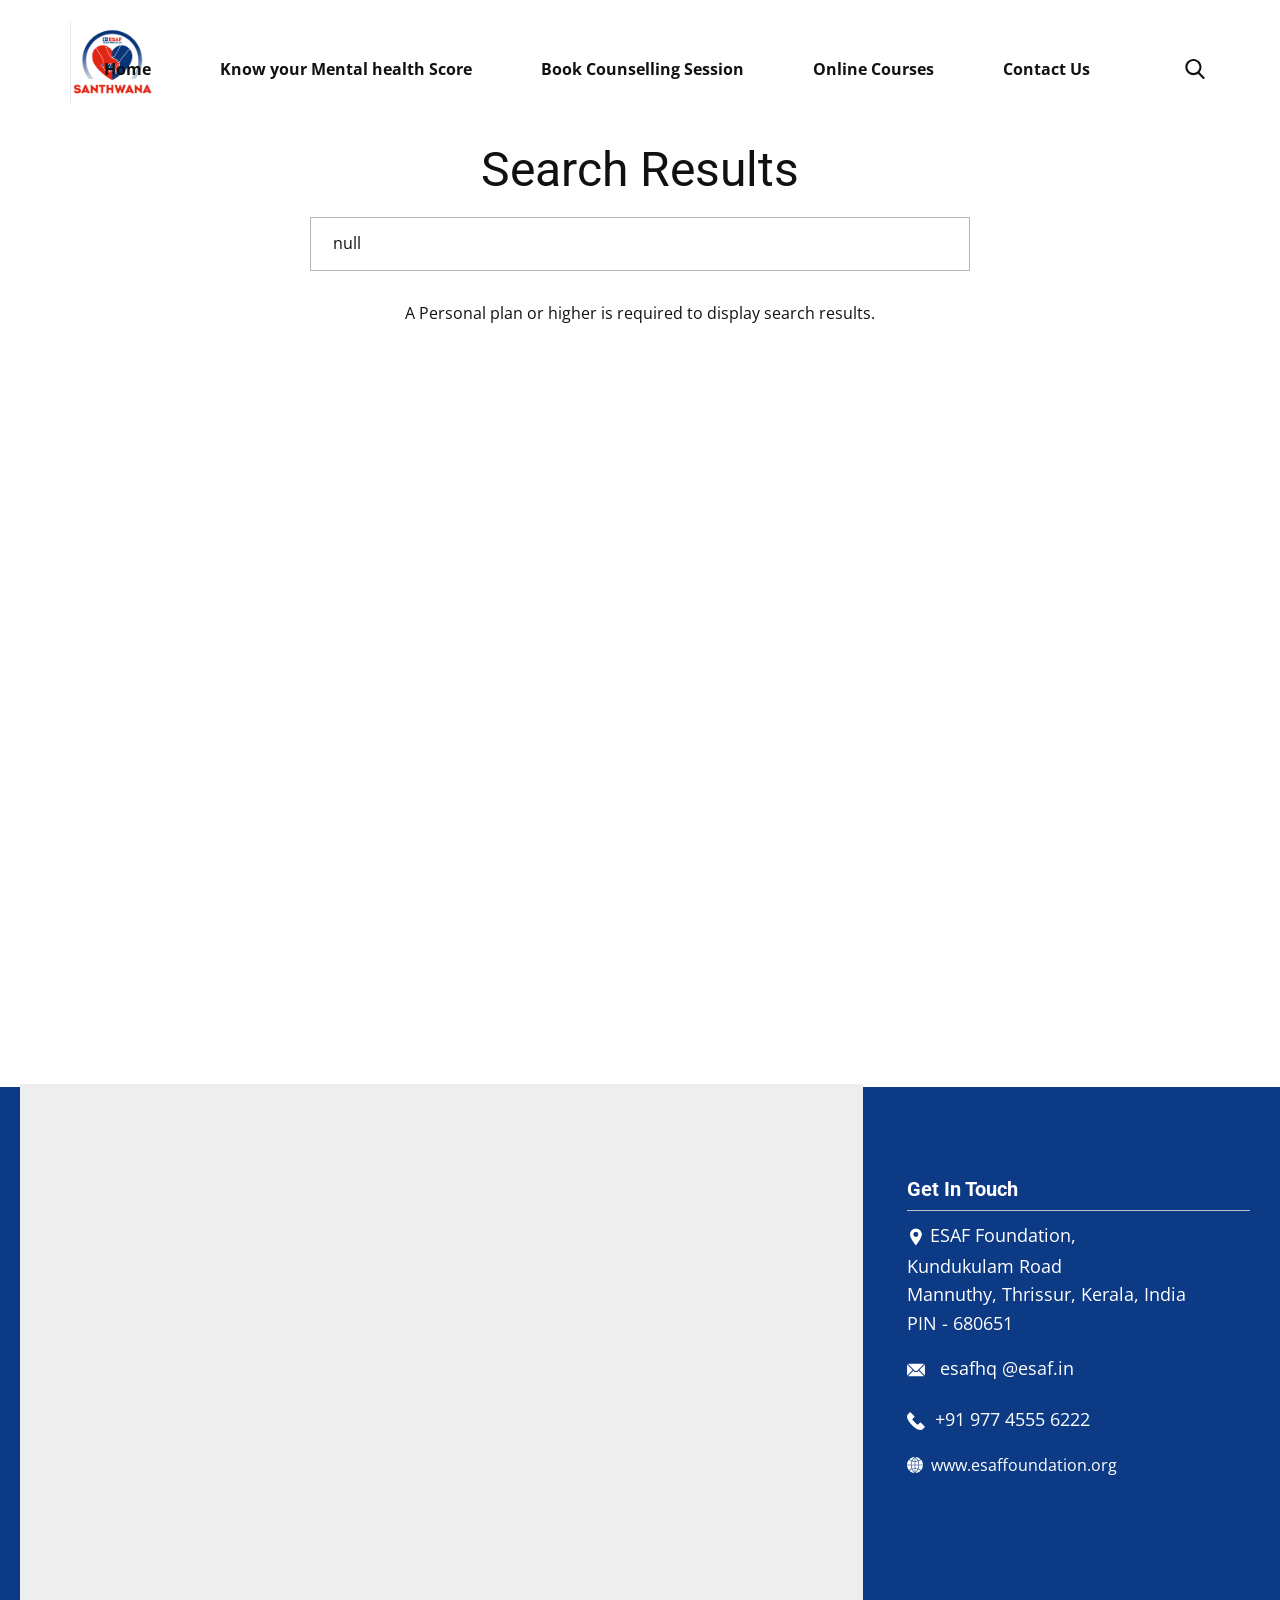
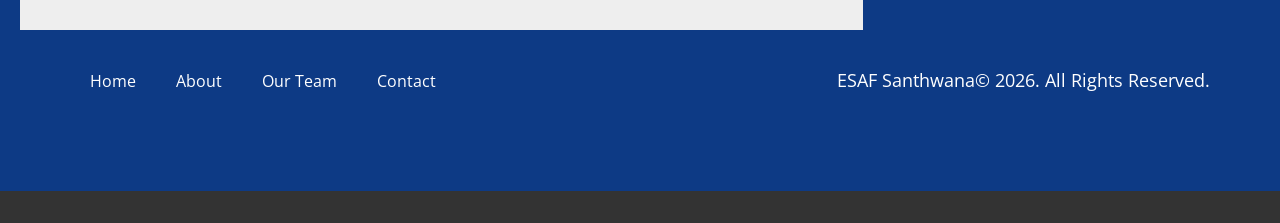
<file: search/search.html>
<!DOCTYPE html>
<html style="font-size: 16px;" lang="en"><head>
    <meta name="viewport" content="width=device-width, initial-scale=1.0">
    <meta charset="utf-8">
    <meta name="keywords" content="Search Results">
    <meta name="description" content="">
    <title>Search Page Template</title>
    <link rel="stylesheet" href="../nicepage.css" media="screen">
<link rel="stylesheet" href="../Search-Page-Template.css" media="screen">
    <script class="u-script" type="text/javascript" src="../jquery.js" defer=""></script>
    <script class="u-script" type="text/javascript" src="../nicepage.js" defer=""></script>
    <meta name="generator" content="Nicepage 8.6.2, nicepage.com">
    
    
    
    <link id="u-page-google-font" rel="stylesheet" href="https://fonts.googleapis.com/css2?display=swap&amp;family=Roboto:ital,wght@0,100;0,200;0,300;0,400;0,500;0,600;0,700;0,800;0,900;1,100;1,200;1,300;1,400;1,500;1,600;1,700;1,800;1,900&amp;family=Open+Sans:ital,wght@0,300;0,400;0,500;0,600;0,700;0,800;1,300;1,400;1,500;1,600;1,700;1,800">
    <script type="application/ld+json">{
		"@context": "http://schema.org",
		"@type": "Organization",
		"name": "",
		"logo": "images/Logosanthwana.png"
}</script>
    <meta name="theme-color" content="#478ac9">
    <meta property="og:title" content="Search Page Template">
    <meta property="og:type" content="website">
  <meta data-intl-tel-input-cdn-path="intlTelInput/"></head>
  <body data-path-to-root="../" data-include-products="false" class="u-body u-xl-mode" data-lang="en"><header class="u-clearfix u-header u-header" id="header"><div class="u-clearfix u-sheet u-sheet-1">
        <a href="#" class="u-image u-logo u-image-1" data-image-width="199" data-image-height="198">
          <img src="../images/Logosanthwana.png" class="u-logo-image u-logo-image-1">
        </a>
        <nav class="u-menu u-menu-one-level u-offcanvas u-menu-1" role="navigation" aria-label="Menu navigation">
          <div class="menu-collapse" style="font-size: 1rem; letter-spacing: 0px; font-weight: 700;">
            <a class="u-button-style u-custom-left-right-menu-spacing u-custom-padding-bottom u-custom-text-hover-color u-custom-top-bottom-menu-spacing u-hamburger-link u-nav-link u-text-active-palette-1-base u-text-hover-palette-2-base" href="#" tabindex="-1" aria-label="Open menu" aria-controls="261f">
              <svg class="u-svg-link" viewBox="0 0 24 24"><use xlink:href="#menu-hamburger"></use></svg>
              <svg class="u-svg-content" version="1.1" id="menu-hamburger" viewBox="0 0 16 16" x="0px" y="0px" xmlns:xlink="http://www.w3.org/1999/xlink" xmlns="http://www.w3.org/2000/svg"><g><rect y="1" width="16" height="2"></rect><rect y="7" width="16" height="2"></rect><rect y="13" width="16" height="2"></rect>
</g></svg>
            </a>
          </div>
          <div class="u-custom-menu u-nav-container">
            <ul class="u-nav u-unstyled u-nav-1" role="menubar"><li role="none" class="u-nav-item"><a role="menuitem" class="u-button-style u-nav-link u-text-active-palette-1-base u-text-hover-palette-1-base u-nav-link-2" href="../">Home</a>
</li><li role="none" class="u-nav-item"><a tabindex="-1" role="menuitem" class="u-button-style u-nav-link u-text-active-palette-1-base u-text-hover-palette-1-base u-nav-link-2" href="https://bewinwilsonmathews.github.io/Santhwana/Santhwana.html" target="_blank">Know your Mental health Score</a>
</li><li role="none" class="u-nav-item"><a tabindex="-1" role="menuitem" class="u-button-style u-nav-link u-text-active-palette-1-base u-text-hover-palette-1-base u-nav-link-2" href="https://meetpro.club/studentmentor" target="_blank">Book Counselling Session</a>
</li><li role="none" class="u-nav-item"><a tabindex="-1" role="menuitem" class="u-button-style u-nav-link u-text-active-palette-1-base u-text-hover-palette-1-base u-nav-link-2" href="https://script.google.com/macros/s/AKfycbzLUiHWCuA23xT3r5N1A-uJz3avY5cB6EeaaajBGBmp5HIz8C4YGnMHK1bf3oDaUm6wXw/exec" target="_blank">Online Courses</a>
</li><li role="none" class="u-nav-item"><a tabindex="-1" role="menuitem" class="u-button-style u-nav-link u-text-active-palette-1-base u-text-hover-palette-1-base u-nav-link-2" href="./#block-17" data-page-id="1332116969" target="_blank">Contact Us</a>
</li></ul>
          </div>
          <div class="u-custom-menu u-nav-container-collapse" id="261f" role="region" aria-label="Menu panel">
            <div class="u-black u-container-style u-inner-container-layout u-opacity u-opacity-95 u-sidenav">
              <div class="u-inner-container-layout u-sidenav-overflow">
                <div class="u-menu-close" tabindex="-1" aria-label="Close menu"></div>
                <ul class="u-align-center u-nav u-popupmenu-items u-unstyled u-nav-2" role="menubar"><li role="none" class="u-nav-item"><a role="menuitem" class="u-button-style u-nav-link" href="../">Home</a>
</li><li role="none" class="u-nav-item"><a tabindex="-1" role="menuitem" class="u-button-style u-nav-link" href="https://bewinwilsonmathews.github.io/Santhwana/Santhwana.html" target="_blank">Know your Mental health Score</a>
</li><li role="none" class="u-nav-item"><a tabindex="-1" role="menuitem" class="u-button-style u-nav-link" href="https://meetpro.club/studentmentor" target="_blank">Book Counselling Session</a>
</li><li role="none" class="u-nav-item"><a tabindex="-1" role="menuitem" class="u-button-style u-nav-link" href="https://script.google.com/macros/s/AKfycbzLUiHWCuA23xT3r5N1A-uJz3avY5cB6EeaaajBGBmp5HIz8C4YGnMHK1bf3oDaUm6wXw/exec" target="_blank">Online Courses</a>
</li><li role="none" class="u-nav-item"><a tabindex="-1" role="menuitem" class="u-button-style u-nav-link" href="./#block-17" data-page-id="1332116969" target="_blank">Contact Us</a>
</li></ul>
              </div>
            </div>
            <div class="u-black u-menu-overlay u-opacity u-opacity-70"></div>
          </div>
        </nav>
        <form action="#" class="u-search u-search-layout-icon u-search-left u-search-1" data-search-token="no-license" data-href="../search/search.html" data-page-id="97988421">
          <div class="u-search-overlay"></div>
          <button class="u-search-button" type="submit"><span class="u-search-icon u-search-icon-1">
              <svg class="u-svg-link" preserveAspectRatio="xMidYMin slice" viewBox="0 0 56.966 56.966"><use xlink:href="#svg-8e85"></use></svg>
              <svg xmlns="http://www.w3.org/2000/svg" xmlns:xlink="http://www.w3.org/1999/xlink" version="1.1" id="svg-8e85" x="0px" y="0px" viewBox="0 0 56.966 56.966" style="enable-background:new 0 0 56.966 56.966;" xml:space="preserve" class="u-svg-content"><path d="M55.146,51.887L41.588,37.786c3.486-4.144,5.396-9.358,5.396-14.786c0-12.682-10.318-23-23-23s-23,10.318-23,23  s10.318,23,23,23c4.761,0,9.298-1.436,13.177-4.162l13.661,14.208c0.571,0.593,1.339,0.92,2.162,0.92  c0.779,0,1.518-0.297,2.079-0.837C56.255,54.982,56.293,53.08,55.146,51.887z M23.984,6c9.374,0,17,7.626,17,17s-7.626,17-17,17  s-17-7.626-17-17S14.61,6,23.984,6z"></path></svg></span>
          </button>
          <input class="u-search-input" type="search" name="search" value="" placeholder="Search">
        </form>
      </div></header>
    <section class="u-clearfix u-section-1" id="block-2">
      <div class="u-clearfix u-sheet u-sheet-1">
        <h2 class="u-align-center u-text u-text-1"> Search Results</h2>
        <form action="#" class="u-border-1 u-border-grey-30 u-search u-search-left u-white u-search-1" data-search-token="no-license" data-href="../search/search.html" data-page-id="97988421">
          <button class="u-search-button" type="submit"><span class="u-search-icon u-spacing-10">
              <svg class="u-svg-link" preserveAspectRatio="xMidYMin slice" viewBox="0 0 56.966 56.966"><use xlink:href="#svg-6a57"></use></svg>
              <svg xmlns="http://www.w3.org/2000/svg" xmlns:xlink="http://www.w3.org/1999/xlink" version="1.1" id="svg-6a57" x="0px" y="0px" viewBox="0 0 56.966 56.966" style="enable-background:new 0 0 56.966 56.966;" xml:space="preserve" class="u-svg-content"><path d="M55.146,51.887L41.588,37.786c3.486-4.144,5.396-9.358,5.396-14.786c0-12.682-10.318-23-23-23s-23,10.318-23,23  s10.318,23,23,23c4.761,0,9.298-1.436,13.177-4.162l13.661,14.208c0.571,0.593,1.339,0.92,2.162,0.92  c0.779,0,1.518-0.297,2.079-0.837C56.255,54.982,56.293,53.08,55.146,51.887z M23.984,6c9.374,0,17,7.626,17,17s-7.626,17-17,17  s-17-7.626-17-17S14.61,6,23.984,6z"></path></svg></span>
          </button>
          <input class="u-search-input" type="search" name="search" value="" placeholder="Search">
        </form><!--blog--><!--blog_options_json--><!--{"type":"Recent","source":"","tags":"","count":"3"}--><!--/blog_options_json-->
        <div class="u-blog u-expanded-width u-layout-grid u-search-results u-blog-1" data-items-per-page="1" data-max-items="3">
          <div class="u-list-control"></div>
          <div class="u-repeater u-repeater-1"><!--blog_post-->
            <div class="u-align-left u-blog-post u-container-align-left u-container-style u-repeater-item u-search-result">
              <div class="u-container-layout u-similar-container u-container-layout-1"><!--blog_post_header-->
                <h4 class="u-blog-control u-text u-text-palette-1-base u-text-2">
                  <a class="u-post-header-link" href="../blog/post-5.html"><!--blog_post_header_content-->Search Result 1<!--/blog_post_header_content--></a>
                </h4><!--/blog_post_header--><!--blog_post_content-->
                <div class="u-blog-control u-post-content u-text u-text-3"><!--blog_post_content_content-->Paragraph. Lorem ipsum dolor sit amet, consectetur adipiscing elit. Curabitur id suscipit ex. Suspendisse rhoncus laoreet purus quis elementum. Phasellus sed efficitur dolor, et ultricies sapien. Quisque fringilla sit amet dolor commodo efficitur. Aliquam et sem odio. In ullamcorper nisi nunc, et molestie ipsum iaculis sit amet.<!--/blog_post_content_content--></div><!--/blog_post_content-->
              </div>
            </div><!--/blog_post--><!--blog_post-->
            <div class="u-align-left u-blog-post u-container-align-left u-container-style u-repeater-item u-search-result">
              <div class="u-container-layout u-similar-container u-container-layout-2"><!--blog_post_header-->
                <h4 class="u-blog-control u-text u-text-palette-1-base u-text-4">
                  <a class="u-post-header-link" href="../blog/post-4.html"><!--blog_post_header_content-->Search Result 2<!--/blog_post_header_content--></a>
                </h4><!--/blog_post_header--><!--blog_post_content-->
                <div class="u-blog-control u-post-content u-text u-text-5"><!--blog_post_content_content-->Paragraph. Lorem ipsum dolor sit amet, consectetur adipiscing elit. Curabitur id suscipit ex. Suspendisse rhoncus laoreet purus quis elementum. Phasellus sed efficitur dolor, et ultricies sapien. Quisque fringilla sit amet dolor commodo efficitur. Aliquam et sem odio. In ullamcorper nisi nunc, et molestie ipsum iaculis sit amet.<!--/blog_post_content_content--></div><!--/blog_post_content-->
              </div>
            </div><!--/blog_post--><!--blog_post-->
            <div class="u-align-left u-blog-post u-container-align-left u-container-style u-repeater-item u-search-result">
              <div class="u-container-layout u-similar-container u-container-layout-3"><!--blog_post_header-->
                <h4 class="u-blog-control u-text u-text-palette-1-base u-text-6">
                  <a class="u-post-header-link" href="../blog/post-3.html"><!--blog_post_header_content-->Search Result 3<!--/blog_post_header_content--></a>
                </h4><!--/blog_post_header--><!--blog_post_content-->
                <div class="u-blog-control u-post-content u-text u-text-7"><!--blog_post_content_content-->Paragraph. Lorem ipsum dolor sit amet, consectetur adipiscing elit. Curabitur id suscipit ex. Suspendisse rhoncus laoreet purus quis elementum. Phasellus sed efficitur dolor, et ultricies sapien. Quisque fringilla sit amet dolor commodo efficitur. Aliquam et sem odio. In ullamcorper nisi nunc, et molestie ipsum iaculis sit amet.<!--/blog_post_content_content--></div><!--/blog_post_content-->
              </div>
            </div><!--/blog_post-->
          </div>
          <div class="u-list-control"></div>
        </div><!--/blog-->
      </div>
    </section>
    
    
    
    <footer class="u-align-center-sm u-align-center-xs u-clearfix u-color-var u-footer u-footer" id="footer"><div class="custom-expanded data-layout-selected u-clearfix u-layout-wrap u-layout-wrap-1">
        <div class="u-gutter-0 u-layout">
          <div class="u-layout-row">
            <div class="u-container-style u-layout-cell u-shape-rectangle u-size-18-xxl u-size-40 u-layout-cell-1">
              <div class="u-container-layout u-valign-top-lg u-valign-top-md u-valign-top-sm u-valign-top-xs u-container-layout-1">
                <div class="custom-expanded u-grey-light-2 u-map u-map-1">
                  <div class="embed-responsive">
                    <iframe class="embed-responsive-item" src="https://www.google.com/maps/embed?pb=!1m18!1m12!1m3!1d502092.08882120444!2d75.64968288906248!3d10.532574000000007!2m3!1f0!2f0!3f0!3m2!1i1024!2i768!4f13.1!3m3!1m2!1s0x3ba7ef22c341648f%3A0xb27d6c3a1570b062!2sESAF%20Foundation%20Office!5e0!3m2!1sen!2sin!4v1786616922017!5m2!1sen!2sin" data-map="[base64]"></iframe>
                  </div>
                </div>
              </div>
            </div>
            <div class="u-container-style u-layout-cell u-shape-rectangle u-size-16-xxl u-size-20 u-layout-cell-2">
              <div class="u-container-layout u-valign-top u-container-layout-2">
                <h5 class="u-align-left u-text u-text-white u-text-1"> Get In Touch</h5>
                <div class="u-align-left u-border-1 u-border-grey-25 u-border-no-bottom u-border-no-left u-expanded-width u-line u-line-horizontal u-line-1" data-animation-name="" data-animation-duration="0" data-animation-delay="0" data-animation-direction=""></div>
                <p class="u-align-left u-text u-text-white u-text-2"><span class="u-file-icon u-icon u-text-white u-icon-1"><img src="../images/1-b26c8bb7.png" alt=""></span>ESAF Foundation,&nbsp;<br>Kundukulam Road<br>Mannuthy, Thrissur, Kerala, India<br>PIN - 680651
                </p>
                <p class="u-align-left u-text u-text-default u-text-3"><span class="u-file-icon u-icon u-text-white u-icon-2"><img src="../images/2-a85e65c4.png" alt=""></span>&nbsp; <a href="mailto:hi@car.repair.com" class="u-active-none u-border-1 u-border-active-white u-border-hover-white u-border-no-left u-border-no-right u-border-no-top u-btn u-button-link u-button-style u-hover-none u-none u-text-active-grey-10 u-text-body-alt-color u-text-hover-grey-10 u-btn-1" data-animation-name="" data-animation-duration="0" data-animation-delay="0" data-animation-direction="">esafhq @esaf.in</a>
                </p>
                <p class="u-align-left u-text u-text-4">
                  <a href="tel:+12345678910" class="u-active-none u-border-1 u-border-active-white u-border-hover-white u-border-no-left u-border-no-right u-border-no-top u-btn u-button-link u-button-style u-hover-none u-none u-text-active-grey-10 u-text-body-alt-color u-text-hover-grey-10 u-btn-2" data-animation-name="" data-animation-duration="0" data-animation-delay="0" data-animation-direction=""><span class="u-file-icon u-icon u-text-white u-icon-3"><img src="../images/3-c91f3b92.png" alt=""></span> +91&nbsp;977 4555 6222
                  </a>
                </p>
                <a href="mailto:hi@car.repair.com" class="u-active-none u-border-1 u-border-active-white u-border-hover-white u-border-no-left u-border-no-right u-border-no-top u-btn u-button-link u-button-style u-hover-none u-none u-text-active-grey-10 u-text-body-alt-color u-text-hover-grey-10 u-btn-3" data-animation-name="" data-animation-duration="0" data-animation-delay="0" data-animation-direction=""><span class="u-icon"><svg class="u-svg-content" viewBox="0 0 57.949 57.949" x="0px" y="0px" style="width: 1em; height: 1em;"><g><path d="M29.975,27.985h11.972c-0.123-4.348-1.033-8.567-2.664-12.477c-3.01,0.874-6.131,1.355-9.308,1.44V27.985z"></path><path d="M40.384,13.057c2.928-1.01,5.731-2.392,8.328-4.169l0.653-0.5C44.588,3.658,38.18,0.58,31.071,0.069L30.553,0.49
		C34.767,3.979,38.099,8.268,40.384,13.057z"></path><path d="M29.975,2.628v12.32c2.891-0.082,5.731-0.513,8.473-1.283C36.421,9.505,33.557,5.753,29.975,2.628z"></path><path d="M41.531,42.202c3.13,1.132,6.12,2.668,8.885,4.639l0.868,0.65c3.976-4.785,6.439-10.866,6.665-17.505H43.947
		C43.834,34.224,43.006,38.343,41.531,42.202z"></path><path d="M9.237,8.888c2.597,1.777,5.401,3.158,8.328,4.169c2.285-4.788,5.617-9.077,9.832-12.567l-0.518-0.421
		c-7.125,0.512-13.547,3.603-18.328,8.35L9.237,8.888z"></path><path d="M27.975,2.628c-3.583,3.125-6.446,6.878-8.473,11.036c2.742,0.77,5.582,1.202,8.473,1.283V2.628z"></path><path d="M14.003,29.985H0c0.227,6.639,2.689,12.719,6.665,17.505l0.85-0.635c2.775-1.977,5.771-3.518,8.906-4.652
		C14.943,38.341,14.116,34.222,14.003,29.985z"></path><path d="M16.752,14.89c-3.037-1.064-5.945-2.505-8.644-4.351L7.17,9.897C2.901,14.768,0.236,21.072,0,27.985h14.003
		C14.124,23.425,15.061,18.997,16.752,14.89z"></path><path d="M16.003,27.985h11.972V16.948c-3.179-0.085-6.301-0.566-9.309-1.438C17.035,19.419,16.125,23.637,16.003,27.985z"></path><path d="M27.297,57.391c-4.419-3.695-7.841-8.259-10.111-13.341c-2.992,1.074-5.851,2.538-8.492,4.42l-0.689,0.515
		c4.774,5.003,11.31,8.304,18.605,8.896L27.297,57.391z"></path><path d="M27.975,40.023V29.985H16.003c0.113,4.019,0.905,7.924,2.313,11.58C21.429,40.627,24.669,40.111,27.975,40.023z"></path><path d="M49.236,48.456c-2.631-1.875-5.482-3.335-8.469-4.406c-2.272,5.094-5.698,9.662-10.113,13.344l0.685,0.487
		c7.295-0.592,13.832-3.892,18.606-8.895L49.236,48.456z"></path><path d="M49.885,10.507c-2.72,1.862-5.643,3.311-8.689,4.38c1.692,4.108,2.629,8.537,2.751,13.098h14.003
		c-0.237-6.935-2.917-13.256-7.209-18.133L49.885,10.507z"></path><path d="M27.975,55.342V42.023c-3.039,0.085-6.016,0.556-8.882,1.4C21.136,47.932,24.141,51.998,27.975,55.342z"></path><path d="M41.947,29.985H29.975v10.038c3.307,0.088,6.548,0.604,9.662,1.542C41.041,37.91,41.833,34.005,41.947,29.985z"></path><path d="M38.86,43.423c-2.866-0.844-5.845-1.314-8.885-1.4v13.323C33.806,52.013,36.814,47.943,38.86,43.423z"></path>
</g></svg></span>&nbsp;&nbsp;www.esaffoundation.org 
                </a>
              </div>
            </div>
          </div>
        </div>
      </div><div class="custom-expanded data-layout-selected u-clearfix u-layout-custom-xs u-layout-wrap u-layout-wrap-2">
        <div class="u-layout">
          <div class="u-layout-row">
            <div class="u-container-style u-layout-cell u-size-14-xs u-size-30-lg u-size-30-xl u-size-30-xxl u-size-60-md u-size-60-sm u-layout-cell-3">
              <div class="u-container-layout u-valign-middle u-container-layout-3">
                <nav class="u-menu u-menu-one-level u-offcanvas u-menu-1" data-responsive-from="XS" role="navigation">
                  <div class="menu-collapse">
                    <a class="u-button-style u-custom-text-color u-hamburger-link u-nav-link" aria-label="Open menu" aria-controls="e226" href="#">
                      <svg class="u-svg-link" viewBox="0 0 24 24"><use xlink:href="#svg-23e0"></use></svg>
                      <svg class="u-svg-content" version="1.1" id="svg-23e0" viewBox="0 0 16 16" x="0px" y="0px" xmlns:xlink="http://www.w3.org/1999/xlink" xmlns="http://www.w3.org/2000/svg"><g><rect y="1" width="16" height="2"></rect><rect y="7" width="16" height="2"></rect><rect y="13" width="16" height="2"></rect>
</g></svg>
                    </a>
                  </div>
                  <div class="u-custom-menu u-nav-container">
                    <ul class="u-nav u-unstyled" role="menubar"><li role="none" class="u-nav-item"><a tabindex="-1" role="menuitem" class="u-button-style u-nav-link u-text-white" href="#" aria-haspopup="true">Home</a>
</li><li role="none" class="u-nav-item"><a tabindex="-1" role="menuitem" class="u-button-style u-nav-link u-text-white" href="#">About</a>
</li><li role="none" class="u-nav-item"><a tabindex="-1" role="menuitem" class="u-button-style u-nav-link u-text-white" href="#">Our Team</a>
</li><li role="none" class="u-nav-item"><a tabindex="-1" role="menuitem" class="u-button-style u-nav-link u-text-white" href="#">Contact</a>
</li></ul>
                  </div>
                  <div id="e226" role="region" aria-label="Menu panel" class="u-custom-menu u-nav-container-collapse">
                    <div class="u-black u-container-style u-inner-container-layout u-opacity u-opacity-95 u-sidenav">
                      <div class="u-inner-container-layout u-sidenav-overflow">
                        <div class="u-menu-close" aria-label="Close menu"></div>
                        <ul class="u-align-center u-nav u-popupmenu-items u-unstyled u-nav-2" role="menubar"><li role="none" class="u-nav-item"><a tabindex="-1" role="menuitem" class="u-button-style u-nav-link" href="#" aria-haspopup="true">Home</a>
</li><li role="none" class="u-nav-item"><a tabindex="-1" role="menuitem" class="u-button-style u-nav-link" href="#">About</a>
</li><li role="none" class="u-nav-item"><a tabindex="-1" role="menuitem" class="u-button-style u-nav-link" href="#">Our Team</a>
</li><li role="none" class="u-nav-item"><a tabindex="-1" role="menuitem" class="u-button-style u-nav-link" href="#">Contact</a>
</li></ul>
                      </div>
                    </div>
                    <div class="u-black u-menu-overlay u-opacity u-opacity-70"></div>
                  </div>
                  <style class="menu-style">@media (max-width: 539px) {
                    [data-responsive-from="XS"] .u-nav-container {
                        display: none;
                    }
                    [data-responsive-from="XS"] .menu-collapse {
                        display: block;
                    }
                }</style>
                </nav>
              </div>
            </div>
            <div class="u-container-align-left-md u-container-align-left-sm u-container-align-right-lg u-container-align-right-xl u-container-align-right-xxl u-container-style u-layout-cell u-size-30-lg u-size-30-xl u-size-30-xxl u-size-46-xs u-size-60-md u-size-60-sm u-layout-cell-4">
              <div class="u-container-layout u-valign-bottom-xs u-valign-middle-lg u-valign-middle-md u-valign-middle-sm u-valign-middle-xl u-container-layout-4">
                <p class="u-align-left-md u-align-left-sm u-align-left-xs u-align-right-lg u-align-right-xl u-align-right-xxl u-text u-text-default-lg u-text-default-md u-text-default-sm u-text-default-xl u-text-white u-text-5">ESAF Santhwana© 2026. All Rights Reserved.</p>
              </div>
            </div>
          </div>
        </div>
      </div></footer>
    <section class="u-backlink u-clearfix u-grey-80"></section>
  
</body></html>
</file>
